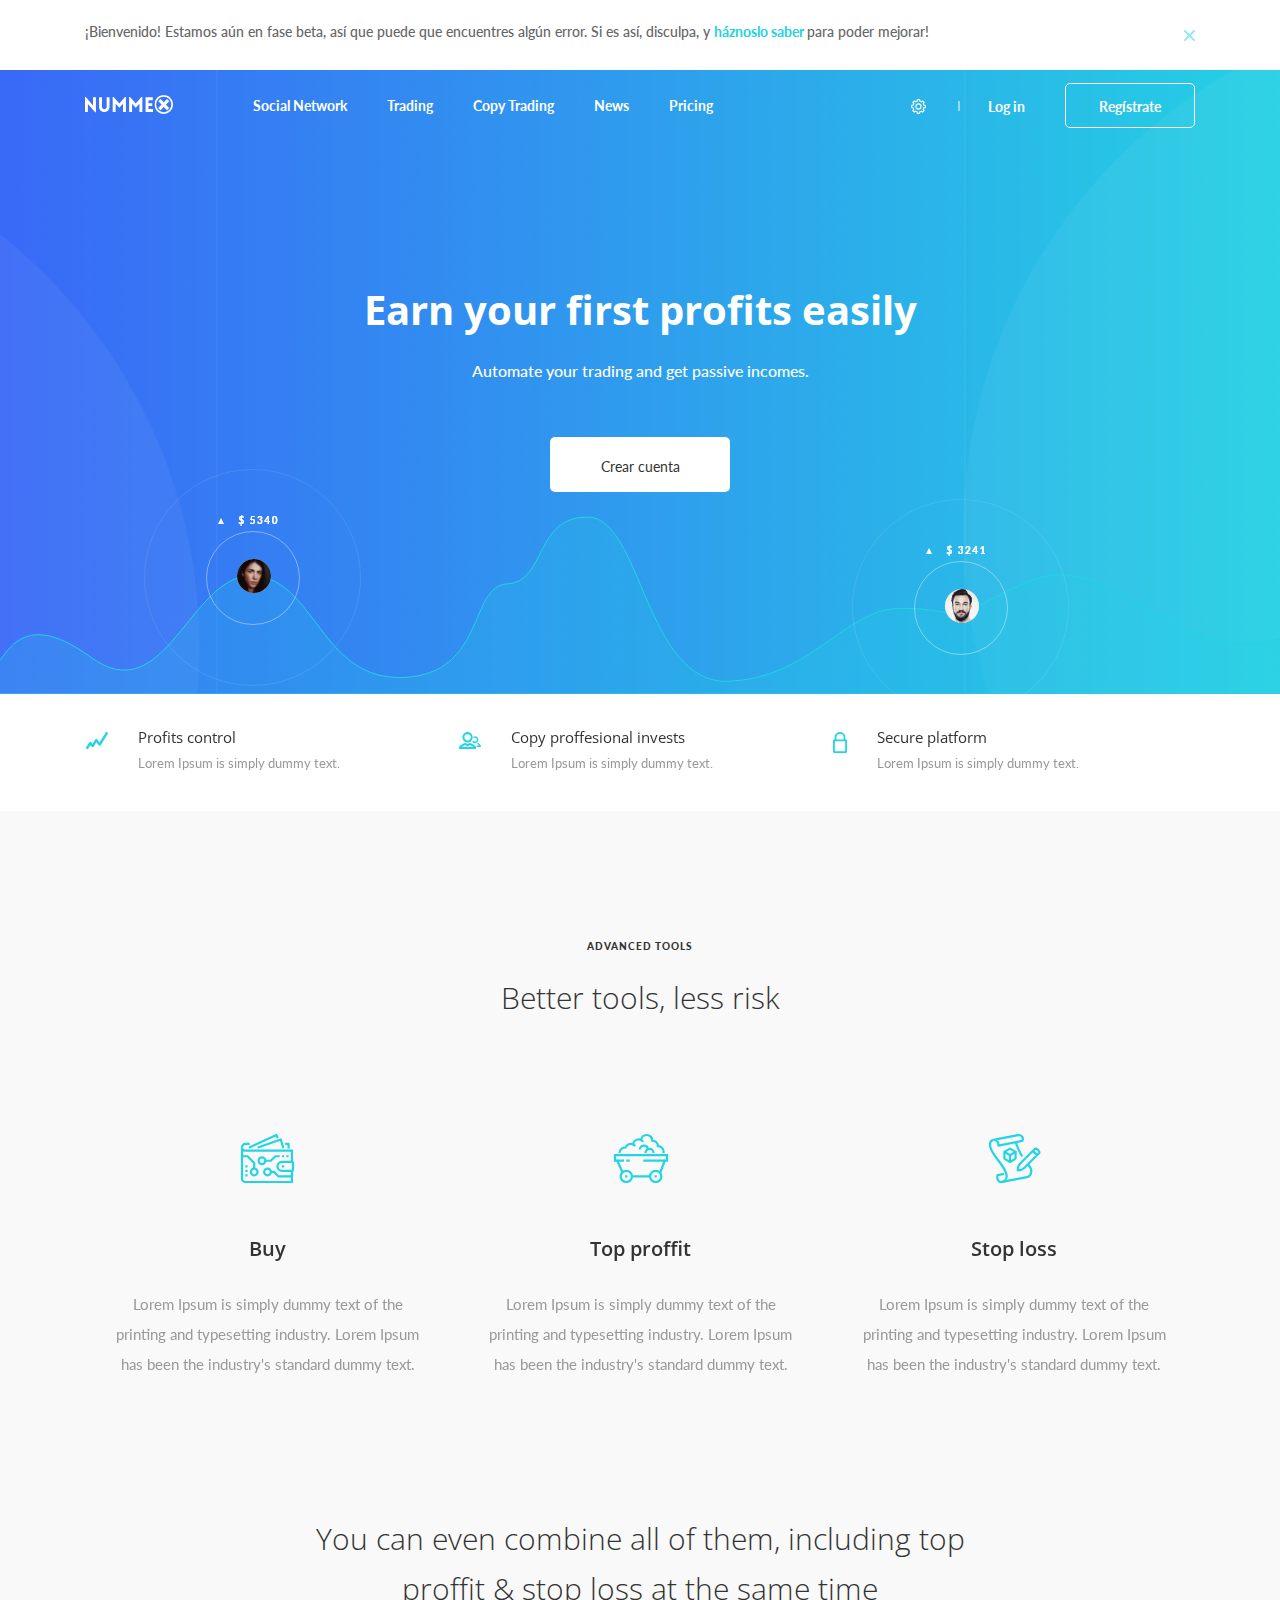
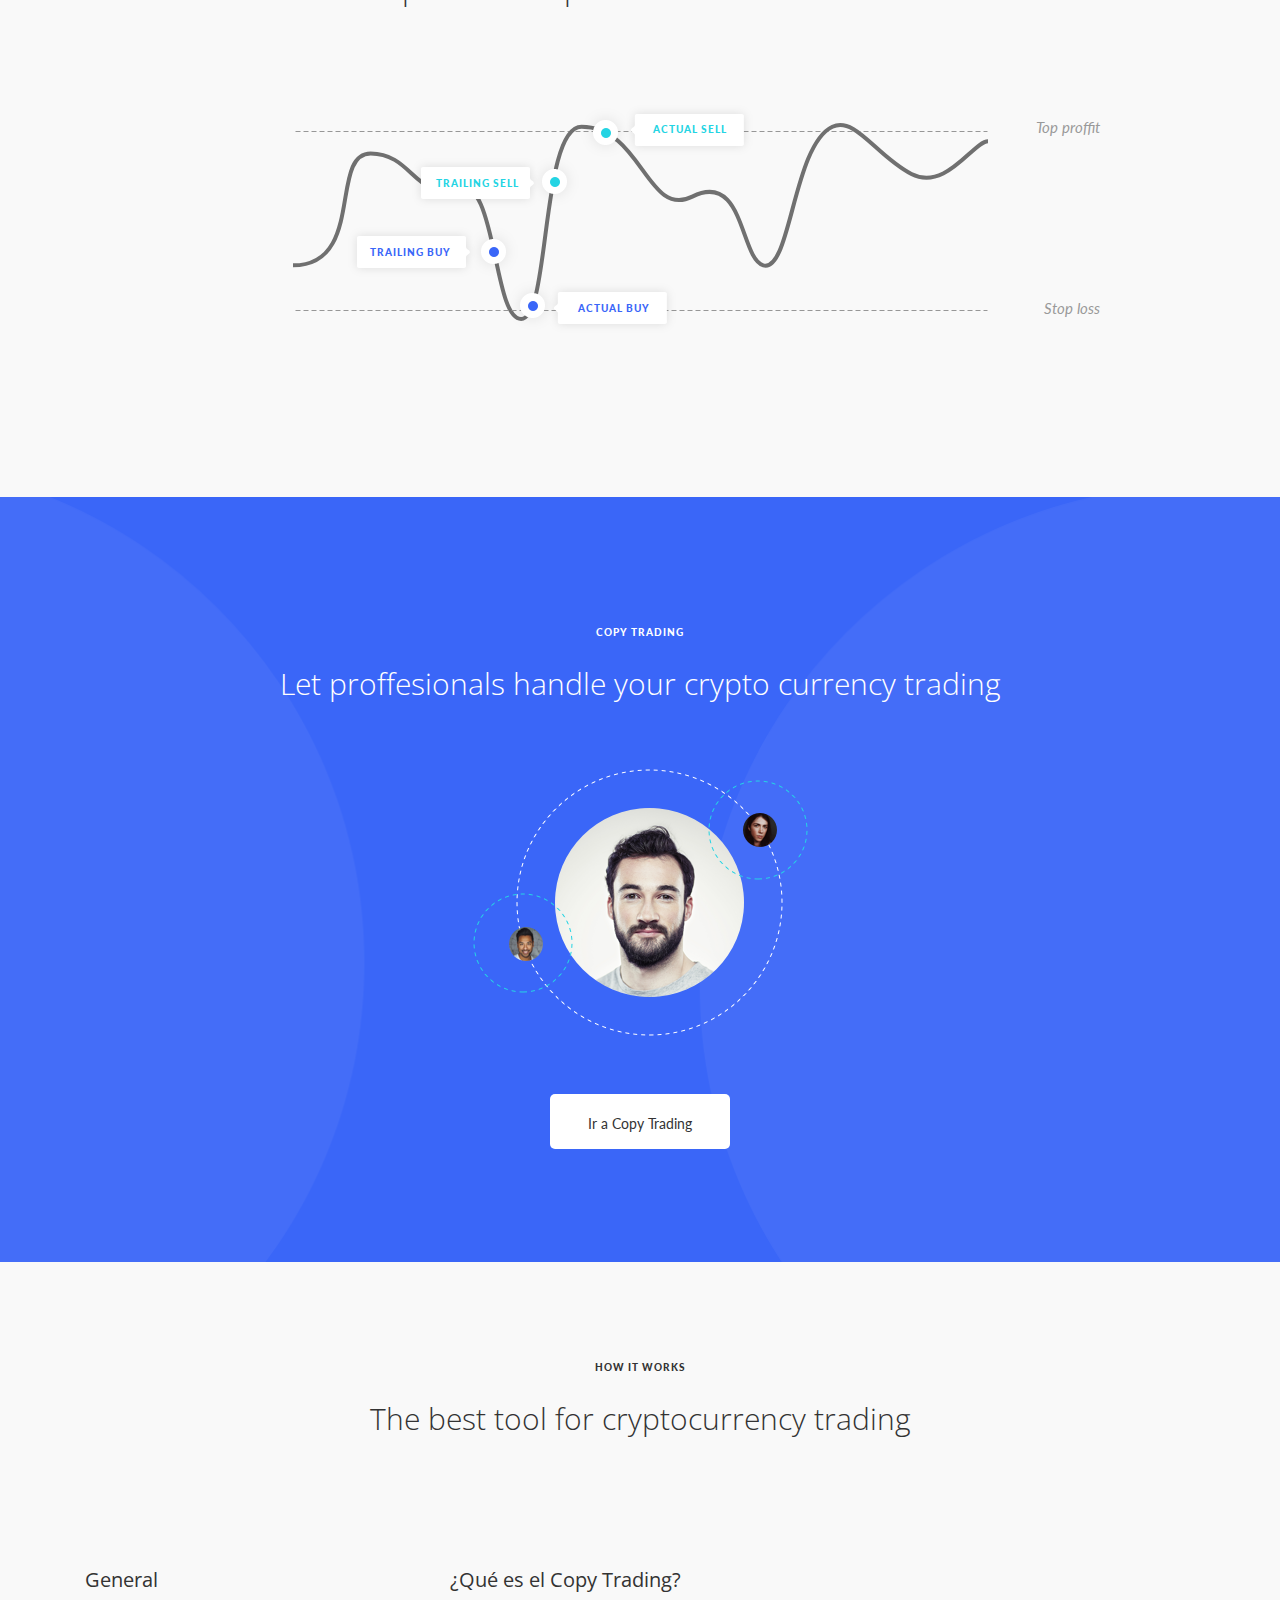
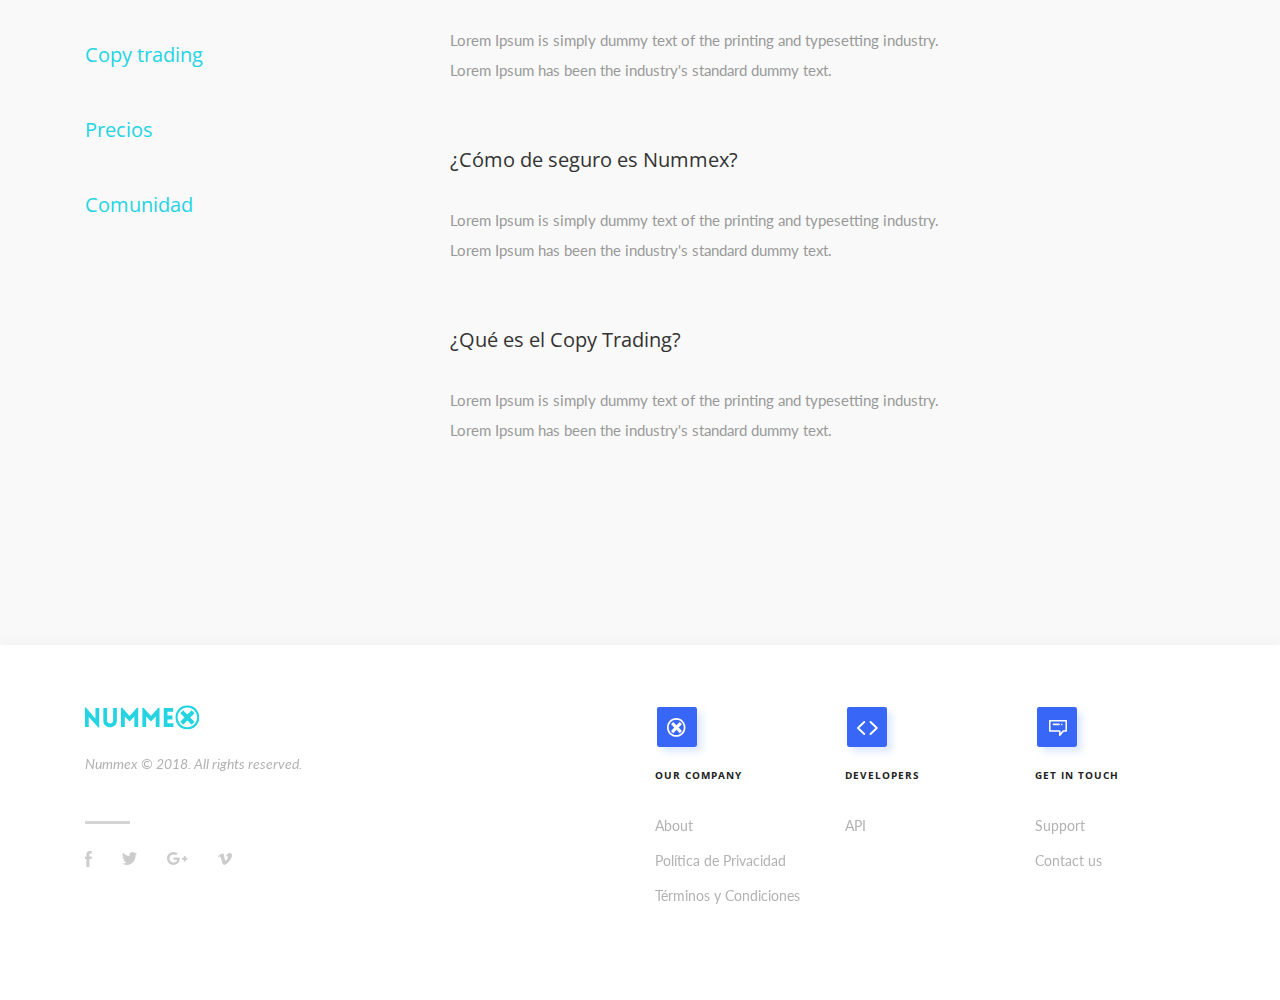
<file: index.html>
<!DOCTYPE html>
<html lang="en">

    <head>

        <!-- Meta -->
        <meta charset="utf-8">
        <meta name="viewport" content="width=device-width, initial-scale=1, shrink-to-fit=no">
        <meta name="description" content="">
        <meta name="author" content="">


        <title> Index || Numme </title>

        <!-- Bootstrap CSS -->
        <link href="css/bootstrap.min.css" rel="stylesheet">  
        <link href="css/owl.carousel.min.css" rel="stylesheet">  
        <link href="css/owl.theme.default.min.css" rel="stylesheet">  
        <link href="css/jquery.scrollbar.css" rel="stylesheet">  
        <link rel="stylesheet" href="css/fontawesome.min.css"> 

        <!-- Google fonts CSS -->

        <link href="https://fonts.googleapis.com/css?family=Lato:100,300,400,700,900|Open+Sans:300,400,600,700,800" rel="stylesheet">


        <!-- Main Styles CSS -->
        <link href="css/style.css" rel="stylesheet">
        <link href="css/responsive.css" rel="stylesheet">
    </head>
    <body>

        <div class="wrapper">
            <div class="alert alert-dismissible fade show" role="alert">
                <div class="container">
                    <div class="row">
                        <div class="col-12">
                            <div class="text-box">
                                <p>¡Bienvenido! Estamos aún en fase beta, así que puede que encuentres algún error. Si es así, disculpa, y <strong> háznoslo saber </strong>para poder mejorar!</p>
                                <button type="button" id="close" class="close" data-dismiss="alert" aria-label="Close">
                                    <span aria-hidden="true"><img src="img/cross-icon.svg"  alt=""/></span>
                                </button>
                            </div>
                        </div>
                    </div>
                </div>
            </div>
            <header class="header">
                <div class="container">
                    <div class="row">
                        <div class="col-12">
                            <div class="header-inner">
                                <div class="header-logo">
                                    <a href="index.html"><img src="img/logo.svg" alt="" /></a>
                                </div>
                                <div class="header-nave">
                                    <ul class="navbar-nav mr-auto">
                                        <li class="nav-item">
                                            <a class="nav-link" href="social-network.html">Social Network</a>
                                        </li>
                                        <li class="nav-item">
                                            <a class="nav-link" href="trading.html">Trading</a>
                                        </li>
                                        <li class="nav-item">
                                            <a class="nav-link" href="trading-copy.html">Copy Trading</a>
                                        </li>
                                        <li class="nav-item">
                                            <a class="nav-link" href="news.html">News</a>
                                        </li>
                                        <li class="nav-item">
                                            <a class="nav-link" href="pricing.html">Pricing</a>
                                        </li>
                                    </ul>
                                    <div class="login-right">
                                        <ul>
                                            <li class="dropdown setting">
                                                <a href="#" id="dropdownMenuButton6" data-toggle="dropdown"><img src="img/gear-icon.svg" alt="" /></a>
                                                <div class="dropdown-menu" aria-labelledby="dropdownMenuButton6">
                                                    <div class="content">
                                                        <div class="demo">
                                                            <div class="scrollbar-inner">
                                                                <div class="visualizattion">
                                                                    <h3>VISUALIZATION</h3>
                                                                    <div class="visualizattion-box">
                                                                        <p>Dark Mode</p>
                                                                        <label class="switch">
                                                                            <input type="checkbox">
                                                                            <span class="slider round"></span>
                                                                        </label>
                                                                    </div>  
                                                                </div>  
                                                                <div class="language">
                                                                    <h3>LANGUAGE</h3>
                                                                    <form action="#">
                                                                        <input type="text" class="form-control" placeholder="Buscar …" />
                                                                        <ul class="buy-alarm">
                                                                            <li>
                                                                                <input type="radio" id="test1" name="radio-group" checked>
                                                                                <label for="test1">English</label>
                                                                            </li>
                                                                            <li>
                                                                                <input type="radio" id="test2" name="radio-group">
                                                                                <label for="test2">Spanish</label>
                                                                            </li>
                                                                            <li>
                                                                                <input type="radio" id="test3" name="radio-group">
                                                                                <label for="test3">French</label>
                                                                            </li>
                                                                            <li>
                                                                                <input type="radio" id="test4" name="radio-group">
                                                                                <label for="test4">United State</label>
                                                                            </li>
                                                                            <li>
                                                                                <input type="radio" id="test5" name="radio-group">
                                                                                <label for="test5">Japanese</label>
                                                                            </li>
                                                                            <li>
                                                                                <input type="radio" id="test6" name="radio-group">
                                                                                <label for="test6">Spanish</label>
                                                                            </li>
                                                                            <li>
                                                                                <input type="radio" id="test7" name="radio-group">
                                                                                <label for="test7">Urdu</label>
                                                                            </li>
                                                                        </ul> 
                                                                    </form>
                                                                </div>
                                                            </div>
                                                        </div>
                                                    </div>
                                                </div>
                                            </li>
                                            <li><a href="#" data-toggle="modal" data-target="#exampleModal">Log in</a></li>
                                            <li class="registrate-btn"><a href="#" data-toggle="modal" data-target="#exampleModa5">Regístrate</a></li>
                                        </ul>
                                        <div class="menu-icon">
                                            <a href="#"><img src="img/menu-icon.png" alt="" /></a>
                                        </div>
                                    </div>
                                </div>
                            </div>
                        </div>
                    </div>
                </div>
            </header>
            <section class="banner-sec">
                <div class="banner-inner">
                    <div class="container">
                        <div class="row">
                            <div class="col-12">
                                <div class="text-box">
                                    <h1>Earn your first profits easily</h1>
                                    <p>Automate your trading and get passive incomes.</p>
                                    <a class="btn-defult" href="#">Crear cuenta</a>
                                </div>
                            </div>
                        </div>
                    </div>
                </div>
            </section>
            <section class="secure-control-sec">
                <div class="container">
                    <div class="row">
                        <div class="col-12">
                            <div class="secure-control-owl owl-carousel owl-theme">
                                <div class="item">
                                    <div class="secure-control-box">
                                        <div class="image-holder">
                                            <img src="img/graph-line-icon.svg" alt="" />
                                        </div>
                                        <div class="text-box">
                                            <h3><span><img src="img/graph-line-icon.svg" alt="" /></span> Profits control</h3>
                                            <p>Lorem Ipsum is simply dummy text.</p>
                                        </div>
                                    </div>
                                </div>
                                <div class="item">
                                    <div class="secure-control-box">
                                        <div class="image-holder">
                                            <img src="img/user-group-icon.svg" alt="" />
                                        </div>
                                        <div class="text-box">
                                            <h3><span><img src="img/user-group-icon.svg" alt="" /></span>Copy proffesional invests</h3>
                                            <p>Lorem Ipsum is simply dummy text.</p>
                                        </div>
                                    </div>
                                </div>
                                <div class="item">
                                    <div class="secure-control-box">
                                        <div class="image-holder">
                                            <img src="img/lock-icon.svg" alt="" />
                                        </div>
                                        <div class="text-box">
                                            <h3><span><img src="img/lock-icon.svg" alt="" /></span>Secure platform</h3>
                                            <p>Lorem Ipsum is simply dummy text.</p>
                                        </div>
                                    </div>
                                </div> 
                            </div>
                        </div>
                    </div>
                </div>
            </section>
            <section class="betters-tools-sec">
                <div class="container">
                    <div class="row">
                        <div class="col-12">
                            <div class="hedding">
                                <p>ADVANCED TOOLS</p>
                                <h2>Better tools, less risk</h2> 
                            </div>
                            <div class="row">
                                <div class="col-12">
                                    <div class="betters-tools-owl owl-carousel owl-theme">
                                        <div class="item">
                                            <div class="betters-tools-box">
                                                <img src="img/buy-icon.svg" alt="" />
                                                <h3>Buy</h3>
                                                <p>Lorem Ipsum is simply dummy text of the printing and typesetting industry. Lorem Ipsum has been the industry's standard dummy text.</p>
                                            </div>
                                        </div>
                                        <div class="item">
                                            <div class="betters-tools-box">
                                                <img src="img/proffit-icon.svg" alt="" />
                                                <h3>Top proffit</h3>
                                                <p>Lorem Ipsum is simply dummy text of the printing and typesetting industry. Lorem Ipsum has been the industry's standard dummy text.</p>
                                            </div>
                                        </div>
                                        <div class="item">
                                            <div class="betters-tools-box">
                                                <img src="img/stop-loss-icon.svg" alt="" />
                                                <h3>Stop loss</h3>
                                                <p>Lorem Ipsum is simply dummy text of the printing and typesetting industry. Lorem Ipsum has been the industry's standard dummy text.</p>
                                            </div>
                                        </div> 
                                    </div>
                                </div>
                            </div>
                            <div class="row">
                                <div class="col-12">
                                    <div class="including-tools">
                                        <h3>You can even combine all of them, including top proffit & stop loss at the same time </h3>
                                        <div class="image-holder">
                                            <p><a href="#">Top proffit</a></p>
                                            <div class="image-inner">
                                                <img class="img-fluid" src="img/graph-img2.png" alt="" />
                                                <ul>
                                                    <li><a href="#">TRAILING BUY</a></li>
                                                    <li><a href="#">ACTUAL BUY</a></li>
                                                    <li><a href="#">TRAILING SELL</a></li>
                                                    <li><a href="#">ACTUAL SELL</a></li>
                                                </ul>
                                            </div>
                                            <span><a href="#">Stop loss</a></span>
                                        </div>
                                    </div>
                                </div>
                            </div>
                        </div>
                    </div>
                </div>
            </section>
            <section class="proffesionals-trading-sec">
                <div class="container">
                    <div class="row">
                        <div class="col-12">
                            <div class="hedding">
                                <p>COPY TRADING</p>
                                <h2>Let proffesionals handle your crypto currency trading</h2> 
                            </div>
                            <div class="text-box">
                                <img class="img-fluid" src="img/trading-img.png" alt="" />
                                <a class="btn-defult" href="#">Ir a Copy Trading</a>
                            </div>
                        </div>
                    </div>
                </div>
            </section>
            <section class="trading-work-sec">
                <div class="container">
                    <div class="row">
                        <div class="col-12">
                            <div class="hedding">
                                <p>HOW IT WORKS</p>
                                <h2>The best tool for cryptocurrency trading</h2> 
                            </div>
                            <div class="trading-work-inner">
                                <div class="d-flex flex-row">
                                    <ul class="nav nav-tabs form-tabs  nav-tabs--vertical nav-tabs--left hidden-md">
                                        <li class="nav-item tab_selector">
                                            <a href="#lorem" class="nav-link active" data-toggle="tab"  aria-controls="lorem">General</a>
                                        </li>
                                        <li class="nav-item tab_selector">
                                            <a href="#ipsum" class="nav-link" data-toggle="tab" aria-controls="ipsum">Copy trading</a>
                                        </li>
                                        <li class="nav-item tab_selector">
                                            <a href="#dolor" class="nav-link" data-toggle="tab" aria-controls="dolor">Precios</a>
                                        </li>
                                        <li class="nav-item tab_selector">
                                            <a href="#sit-amet" class="nav-link" data-toggle="tab"  aria-controls="sit-amet">Comunidad</a>
                                        </li>
                                    </ul>
                                    <select class="mb10 form-control visible-sm" id="tab_selector">
                                        <option value="0">General</option>
                                        <option value="1">Copy trading</option>
                                        <option value="2">Precios</option>
                                        <option value="3">Comunidad</option> 
                                    </select>
                                    <div class="tab-content">
                                        <div class="tab-pane fade show active" id="lorem" role="tabpanel">
                                            <div class="trading-work-box-inner">
                                                <div class="trading-work-box">
                                                    <h3>¿Qué es el Copy Trading?</h3>
                                                    <p>Lorem Ipsum is simply dummy text of the printing and typesetting industry. Lorem Ipsum has been the industry's standard dummy text.</p>
                                                </div>
                                                <div class="trading-work-box">
                                                    <h3>¿Cómo de seguro es Nummex?</h3>
                                                    <p>Lorem Ipsum is simply dummy text of the printing and typesetting industry. Lorem Ipsum has been the industry's standard dummy text.</p>
                                                </div>
                                                <div class="trading-work-box">
                                                    <h3>¿Qué es el Copy Trading?</h3>
                                                    <p>Lorem Ipsum is simply dummy text of the printing and typesetting industry. Lorem Ipsum has been the industry's standard dummy text.</p>
                                                </div>
                                            </div>  
                                        </div>
                                        <div class="tab-pane fade" id="ipsum" role="tabpanel">
                                            <div class="trading-work-box-inner">
                                                <div class="trading-work-box">
                                                    <h3>¿Qué es el Copy Trading?</h3>
                                                    <p>Lorem Ipsum is simply dummy text of the printing and typesetting industry. Lorem Ipsum has been the industry's standard dummy text.</p>
                                                </div>
                                                <div class="trading-work-box">
                                                    <h3>¿Cómo de seguro es Nummex?</h3>
                                                    <p>Lorem Ipsum is simply dummy text of the printing and typesetting industry. Lorem Ipsum has been the industry's standard dummy text.</p>
                                                </div>
                                                <div class="trading-work-box">
                                                    <h3>¿Qué es el Copy Trading?</h3>
                                                    <p>Lorem Ipsum is simply dummy text of the printing and typesetting industry. Lorem Ipsum has been the industry's standard dummy text.</p>
                                                </div>
                                            </div>  
                                        </div>
                                        <div class="tab-pane fade" id="dolor" role="tabpanel">
                                            <div class="trading-work-box-inner">
                                                <div class="trading-work-box">
                                                    <h3>¿Qué es el Copy Trading?</h3>
                                                    <p>Lorem Ipsum is simply dummy text of the printing and typesetting industry. Lorem Ipsum has been the industry's standard dummy text.</p>
                                                </div>
                                                <div class="trading-work-box">
                                                    <h3>¿Cómo de seguro es Nummex?</h3>
                                                    <p>Lorem Ipsum is simply dummy text of the printing and typesetting industry. Lorem Ipsum has been the industry's standard dummy text.</p>
                                                </div>
                                                <div class="trading-work-box">
                                                    <h3>¿Qué es el Copy Trading?</h3>
                                                    <p>Lorem Ipsum is simply dummy text of the printing and typesetting industry. Lorem Ipsum has been the industry's standard dummy text.</p>
                                                </div>
                                            </div>  
                                        </div>
                                        <div class="tab-pane fade" id="sit-amet" role="tabpanel">
                                            <div class="trading-work-box-inner">
                                                <div class="trading-work-box">
                                                    <h3>¿Qué es el Copy Trading?</h3>
                                                    <p>Lorem Ipsum is simply dummy text of the printing and typesetting industry. Lorem Ipsum has been the industry's standard dummy text.</p>
                                                </div>
                                                <div class="trading-work-box">
                                                    <h3>¿Cómo de seguro es Nummex?</h3>
                                                    <p>Lorem Ipsum is simply dummy text of the printing and typesetting industry. Lorem Ipsum has been the industry's standard dummy text.</p>
                                                </div>
                                                <div class="trading-work-box">
                                                    <h3>¿Qué es el Copy Trading?</h3>
                                                    <p>Lorem Ipsum is simply dummy text of the printing and typesetting industry. Lorem Ipsum has been the industry's standard dummy text.</p>
                                                </div>
                                            </div>  
                                        </div>
                                    </div>
                                </div>
                            </div>

                        </div>
                    </div>
                </div>
            </section>
            <footer class="footer">
                <div class="container">
                    <div class="row">
                        <div class="col-xl-6 col-lg-4 col-md-4 order-lg-1 order-md-1 order-sm-4 order-4">
                            <div class="footer-inner footer-first">
                                <div class="footer-logo">
                                    <a href="#"><img src="img/logo-footer.svg" alt="" /></a>
                                </div>
                                <p>Nummex © 2018. All rights reserved.</p>
                                <div class="footer-socail">
                                    <ul class="clearfix">
                                        <li><a href="#"><img src="img/facebook-icon.svg" alt="" /></a></li>
                                        <li><a href="#"><img src="img/twitter-icon.svg" alt="" /></a></li>
                                        <li><a href="#"><img src="img/google-pluse-icon.svg" alt="" /></a></li>
                                        <li><a href="#"><img src="img/vimo-icon.svg" alt="" /></a></li>
                                    </ul>
                                </div>
                            </div>
                        </div>
                        <div class="col-xl-2 col-lg-3 col-md-3 order-lg-2 order-md-2 order-sm-1 order-1">
                            <div class="footer-inner footer-second">
                                <h3 class="dasktop-version">
                                    <img class="company-img" src="img/company-icon.svg" alt="" />
                                    OUR COMPANY 
                                </h3>
                                <h3 class="mobile-version" id="title1">
                                    <img class="company-img" src="img/company-icon.svg" alt="" />
                                    <a href="#">OUR COMPANY <img class="arrow-down" src="img/down-arrow.png" alt="" /></a>
                                </h3>
                                <div id="footer-links1" class="footer-links">
                                    <ul>
                                        <li><a href="about.html">About</a></li>
                                        <li><a href="#">Política de Privacidad</a></li>
                                        <li><a href="#">Términos y Condiciones</a></li>
                                    </ul>
                                </div>
                            </div>
                        </div>
                        <div class="col-xl-2 col-lg-2 col-md-2 order-lg-3 order-md-3 order-sm-2 order-2">
                            <div class="footer-inner">
                                <h3 class="dasktop-version">
                                    <img class="company-img" src="img/developer-icon.svg" alt="" />
                                    DEVELOPERS  
                                </h3>
                                <h3 class="mobile-version" id="title2">
                                    <img class="company-img" src="img/developer-icon.svg" alt="" />
                                    <a href="#"> DEVELOPERS <img class="arrow-down" src="img/down-arrow.png" alt="" /></a>
                                </h3>
                                <div id="footer-links2" class="footer-links">
                                    <ul>
                                        <li><a href="#">API</a></li> 
                                    </ul>
                                </div>
                            </div>
                        </div>
                        <div class="col-xl-2 col-lg-3 col-md-3 order-lg-4 order-md-4 order-sm-3 order-3">
                            <div class="footer-inner">
                                <h3 class="dasktop-version">
                                    <img class="company-img" src="img/get-in-touch-icon.svg" alt="" />
                                    GET IN TOUCH 
                                </h3>
                                <h3 class="mobile-version" id="title3">
                                    <img class="company-img" src="img/get-in-touch-icon.svg" alt="" />
                                    <a href="#">GET IN TOUCH <img class="arrow-down" src="img/down-arrow.png" alt="" /></a>
                                </h3>
                                <div id="footer-links3" class="footer-links">
                                    <ul>
                                        <li><a href="#">Support</a></li> 
                                        <li><a href="#">Contact us</a></li> 
                                    </ul>
                                </div>
                            </div>
                        </div>
                    </div>
                </div>
            </footer>
            <div class="right-menu">
                <div class="right-menu-nav">
                    <ul>
                        <li class="active"><a href="social-network.html">Social Network</a></li>
                        <li><a href="trading.html">Trading</a></li>
                        <li><a href="trading-copy.html">Copy trading</a></li>
                        <li><a href="news.html">News</a></li>
                        <li><a href="pricing.html">Pricing</a></li>
                    </ul>
                </div>
                <div class="login-right">
                    <ul>
                        <li><a id="gear-menu" href="#"><img src="img/gear-icon.svg" alt="" /></a></li>
                        <li><a id="fbaez-menu" href="#">Fbaez <img class="menu-right-icon" src="img/menu-right-icon.svg" alt="" /></a></li> 
                    </ul> 
                </div>

            </div>
        </div>
        <div class="overlay"></div>
        <div class="order-book-modal login-modal">
            <div class="modal fade" id="exampleModal">
                <div class="modal-dialog" role="document">
                    <div class="modal-content">
                        <div class="modal-body">
                            <button type="button" class="close" data-dismiss="modal" aria-label="Close">
                                <span aria-hidden="true"><img src="img/cross-icon-black.svg" alt="" /></span>
                            </button> 
                            <div class="login-modal-top">
                                <div class="logo">
                                    <img src="img/logo2.svg" alt="" />
                                </div>
                                <button type="button" class="close" data-dismiss="modal" aria-label="Close">
                                    <span aria-hidden="true"><img src="img/cross-icon.svg" alt="" /></span>
                                </button> 
                            </div>
                            <div class="login-modal-inner">
                                <div class="login-modal-left">
                                    <h3>¡Qué bien tenerte de vuelta!</h3>
                                    <form>
                                        <div class="form-group">
                                            <label>USUARIO <a href="#"  data-toggle="modal" data-dismiss="modal" data-target="#exampleModal2">Olvídé mi usuario</a></label>
                                            <input type="text" class="form-control" required="required" placeholder="Introduce tu usuario" />
                                        </div>
                                        <div class="form-group">
                                            <label>PASSWORD <a href="#" data-toggle="modal" data-dismiss="modal" data-target="#exampleModal3">Olvídé mi contraseña</a></label>
                                            <input type="text" class="form-control" required="required" placeholder="Introduce tu password" />
                                        </div>
                                        <div class="form-group"> 
                                            <a class="btn-defult" href="#" data-toggle="modal" data-dismiss="modal" data-target="#exampleModal4">Entrar <img src="img/arrow-right-long.png" alt="" /></a>
                                        </div>
                                    </form>
                                </div>
                                <div class="login-modal-rigth">
                                    <h3>¿Aún no tienes cuenta?</h3>
                                    <p>Podrás crear tu propio portfolio de Criptomonedas, guardar tu configuración y recibir avisos personalizados.</p>
                                    <a href="#" data-toggle="modal" data-dismiss="modal" data-target="#exampleModa5">Regístrate <img src="img/document-icon.png" alt="" /></a>
                                </div>
                            </div>
                        </div>
                    </div>
                </div>
            </div>
        </div>
        <div class="order-book-modal login-modal">
            <div class="modal fade" id="exampleModal2">
                <div class="modal-dialog" role="document">
                    <div class="modal-content">
                        <div class="modal-body">
                            <button type="button" class="close" data-dismiss="modal" aria-label="Close">
                                <span aria-hidden="true"><img src="img/cross-icon-black.svg" alt="" /></span>
                            </button> 
                            <div class="login-modal-top">
                                <div class="logo">
                                    <img src="img/logo2.svg" alt="" />
                                </div>
                                <button type="button" class="close" data-dismiss="modal" aria-label="Close">
                                    <span aria-hidden="true"><img src="img/cross-icon.svg" alt="" /></span>
                                </button> 
                            </div>
                            <div class="login-modal-inner recover-password">
                                <div class="login-modal-left">
                                    <h3><a href="#" data-toggle="modal" data-dismiss="modal" data-target="#exampleModal2"><img src="img/arrow-thin-left.png" alt="" /></a>Recupera tu contraseña</h3>
                                    <p>Si no te acuerdas de tu contraseña, tranquilo, danos tu usuario y te enviaremos a tu mail una nueva que luego podrás cambiar.</p>
                                    <form>
                                        <div class="form-group">
                                            <label>USUARIO</label>
                                            <input type="text" class="form-control" placeholder="Introduce tu usuario" />
                                        </div> 
                                        <div class="form-group"> 
                                            <a class="btn-defult" href="#">Recuperar <img src="img/arrow-right-long.png" alt="" /></a>
                                        </div>
                                    </form>
                                </div>
                                <div class="login-modal-rigth">
                                    <h3>¿Aún no tienes cuenta?</h3>
                                    <p>Podrás crear tu propio portfolio de Criptomonedas, guardar tu configuración y recibir avisos personalizados.</p>
                                    <a href="#" data-toggle="modal" data-dismiss="modal" data-target="#exampleModa5">Regístrate <img src="img/document-icon.png" alt="" /></a>
                                </div>
                            </div>
                        </div>

                    </div>
                </div>
            </div>
        </div>
        <div class="order-book-modal login-modal">
            <div class="modal fade" id="exampleModal3">
                <div class="modal-dialog" role="document">
                    <div class="modal-content">
                        <div class="modal-body">
                            <button type="button" class="close" data-dismiss="modal" aria-label="Close">
                                <span aria-hidden="true"><img src="img/cross-icon-black.svg" alt="" /></span>
                            </button>
                            <div class="login-modal-top">
                                <div class="logo">
                                    <img src="img/logo2.svg" alt="" />
                                </div>
                                <button type="button" class="close" data-dismiss="modal" aria-label="Close">
                                    <span aria-hidden="true"><img src="img/cross-icon.svg" alt="" /></span>
                                </button> 
                            </div>
                            <div class="login-modal-inner recover-password">
                                <div class="login-modal-left">
                                    <h3><a href="#" data-toggle="modal" data-dismiss="modal" data-target="#exampleModal3"><img src="img/arrow-thin-left.png" alt="" /></a>Recupera tu usuario</h3>
                                    <p>Si no te acuerdas de tu contraseña, tranquilo, danos tu usuario y te enviaremos a tu mail una nueva que luego podrás cambiar.</p>
                                    <form>
                                        <div class="form-group">
                                            <label>MAIL</label>
                                            <input type="text" class="form-control" placeholder="Introduce tu mail" />
                                        </div> 
                                        <div class="form-group"> 
                                            <a class="btn-defult" href="#" data-toggle="modal" data-dismiss="modal" data-target="#exampleModal4">Recuperar <img src="img/arrow-right-long.png" alt="" /></a>
                                        </div>
                                    </form>
                                </div>
                                <div class="login-modal-rigth">
                                    <h3>¿Aún no tienes cuenta?</h3>
                                    <p>Podrás crear tu propio portfolio de Criptomonedas, guardar tu configuración y recibir avisos personalizados.</p>
                                    <a href="#" data-toggle="modal" data-dismiss="modal" data-target="#exampleModa5">Regístrate <img src="img/document-icon.png" alt="" /></a>
                                </div>
                            </div>
                        </div>
                    </div>
                </div>
            </div>
        </div>
        <div class="order-book-modal login-modal">
            <div class="modal fade" id="exampleModal4">
                <div class="modal-dialog" role="document">
                    <div class="modal-content">
                        <div class="modal-body">
                            <button type="button" class="close" data-dismiss="modal" aria-label="Close">
                                <span aria-hidden="true"><img src="img/cross-icon-black.svg" alt="" /></span>
                            </button> 
                            <div class="login-modal-top">
                                <div class="logo">
                                    <img src="img/logo2.svg" alt="" />
                                </div>
                                <button type="button" class="close" data-dismiss="modal" aria-label="Close">
                                    <span aria-hidden="true"><img src="img/cross-icon.svg" alt="" /></span>
                                </button> 
                            </div>
                            <div class="login-modal-inner new-password">
                                <div class="login-modal-left">
                                    <img src="img/round-cheack.png" alt="" />
                                    <span>¡Genial!</span>
                                    <h3>Tu nueva contraseña está en camino.</h3>
                                    <a href="#">Volver al Login</a>

                                </div>
                                <div class="login-modal-rigth">
                                    <h3>¿Aún no tienes cuenta?</h3>
                                    <p>Podrás crear tu propio portfolio de Criptomonedas, guardar tu configuración y recibir avisos personalizados.</p>
                                    <a href="#" data-toggle="modal" data-dismiss="modal" data-target="#exampleModa5">Regístrate <img src="img/document-icon.png" alt="" /></a>
                                </div>
                            </div>
                        </div>

                    </div>
                </div>
            </div>
        </div>
        <div class="order-book-modal registor-modal">
            <div class="modal fade" id="exampleModa5">
                <div class="modal-dialog" role="document">
                    <div class="modal-content">
                        <div class="modal-body">
                            <button type="button" class="close" data-dismiss="modal" aria-label="Close">
                                <span aria-hidden="true"><img src="img/cross-icon-black.svg" alt="" /></span>
                            </button> 
                            <div class="login-modal-top">
                                <div class="logo">
                                    <img src="img/logo2.svg" alt="" />
                                </div>
                                <button type="button" class="close" data-dismiss="modal" aria-label="Close">
                                    <span aria-hidden="true"><img src="img/cross-icon.svg" alt="" /></span>
                                </button> 
                            </div>
                            <div class="registor-modal-inner">
                                <div class="login-modal-left">
                                    <h3>¡Se parte de Nummex!</h3>
                                    <form>
                                        <div class="row">
                                            <div class="col-md-6">
                                                <div class="form-group">
                                                    <label>USUARIO <small>(*)</small></label>
                                                    <input type="text" class="form-control" placeholder="Introduce tu usuario" />
                                                </div>
                                            </div>
                                            <div class="col-md-6">
                                                <div class="form-group">
                                                    <label>PASSWORD (*) </label>
                                                    <input type="text" class="form-control" placeholder="Introduce tu password" />
                                                </div>
                                            </div>
                                        </div>

                                        <div class="row">
                                            <div class="col-md-6">
                                                <div class="form-group">
                                                    <label>MAIL   <small>(*)</small></label>
                                                    <input type="text" class="form-control" placeholder="Introduce tu mail" />
                                                </div>
                                            </div>
                                            <div class="col-md-6">
                                                <div class="form-group">
                                                    <label>REPITE TU PASSWORD    <small>(*)</small></label>
                                                    <input type="text" class="form-control" placeholder="Vuelve a introducir tu password" />
                                                </div>
                                            </div>
                                        </div>
                                        <div class="row">
                                            <div class="col-md-6">
                                                <div class="form-group cheack-boxs">
                                                    <input type="checkbox" />
                                                    <span> Acepto los <a href="#">términos y condiciones</a></span>
                                                </div>
                                            </div>
                                            <div class="col-md-6">
                                                <div class="form-group"> 
                                                    <a class="btn-defult" href="#">Registrarme <img src="img/arrow-right-long.png" alt="" /></a>
                                                </div>
                                            </div>
                                        </div>

                                    </form>
                                </div>

                            </div>
                        </div>

                    </div>
                </div>
            </div>
        </div>
        <div class="Configuration-setting">
            <div class="Configuration-setting-inner">
                <div class="content">
                    <div class="demo">
                        <div class="scrollbar-inner">
                            <div class="visualizattion">
                                <h4>Configuración</h4>
                                <h3>VISUALIZATION</h3>
                                <div class="visualizattion-box">
                                    <p>Dark Mode</p>
                                    <label class="switch">
                                        <input type="checkbox">
                                        <span class="slider round"></span>
                                    </label>
                                </div>  
                            </div>  
                            <div class="language">
                                <h3>LANGUAGE</h3>
                                <form action="#">
                                    <input type="text" class="form-control" placeholder="Buscar …" />
                                    <ul class="buy-alarm">
                                        <li>
                                            <input type="radio" id="testtow" name="radio-group" checked>
                                            <label for="testtow">English</label>
                                        </li>
                                        <li>
                                            <input type="radio" id="testthree" name="radio-group">
                                            <label for="testthree">Spanish</label>
                                        </li>
                                        <li>
                                            <input type="radio" id="testfour" name="radio-group">
                                            <label for="testfour">French</label>
                                        </li>
                                        <li>
                                            <input type="radio" id="testfive" name="radio-group">
                                            <label for="testfive">United State</label>
                                        </li>
                                        <li>
                                            <input type="radio" id="testsix" name="radio-group">
                                            <label for="testsix">Japanese</label>
                                        </li>
                                        <li>
                                            <input type="radio" id="testseven" name="radio-group">
                                            <label for="testseven">Spanish</label>
                                        </li>
                                        <li>
                                            <input type="radio" id="testeight" name="radio-group">
                                            <label for="testeight">Urdu</label>
                                        </li>
                                        <li>
                                            <input type="radio" id="testnin" name="radio-group" checked>
                                            <label for="testnin">English</label>
                                        </li>
                                        <li>
                                            <input type="radio" id="testten" name="radio-group" checked>
                                            <label for="testten">English</label>
                                        </li>
                                    </ul> 
                                </form>
                            </div>
                        </div>
                    </div>
                </div>
            </div>
        </div>
        <div class="fbaez-sidebar">
            <div class="fbaez-back">
                <a id="fbaez-back" href="#"><img src="img/menu-right-icon.svg" alt="" /> Volver</a>
            </div>
            <div class="text-box">
                <ul>
                    <li><a href="#"> <img src="img/document-white-icon.png" alt="" />Editar datos personales</a></li>
                    <li><a href="#"><img src="img/view-thumb-white-icon.png" alt="" />Panel Administrador</a></li>
                    <li><a href="#"><img src="img/gear-white-icon.png" alt="" />Configuración personal</a></li>
                    <li><a href="#"><img src="img/graph-bar-white-icon.png" alt="" />Portfolio</a></li>
                    <li><a href="#"><img src="img/jewel-white-icon.png" alt="" />Hacerte PRO</a></li> 
                </ul>
            </div>
            <div class="text-inner">
                <a id="skip-sidbar" href="#"><img src="img/skip-white-icon.png" alt="" />Cerrar Sesión</a>
            </div>
        </div>

        <!-- jQuery -->

        <script src="js/jquery-3.2.1.slim.min.js"></script>
        <script src="https://ajax.googleapis.com/ajax/libs/jquery/1.11.3/jquery.min.js"></script>
        <script src="js/jquery.js"></script>
        <script src="js/popper.min.js"></script>
        <script src="js/bootstrap.min.js"></script>            
        <script src="js/owl.carousel.min.js"></script>            
        <script src="js/jquery.scrollbar.js"></script>            
        <script src="js/jquery.rwdImageMaps.js"></script>            
        <script src="js/custom.js"></script>
        <script>
            $(document).ready(function () {
                $('img[usemap]').rwdImageMaps();
            }); 
        </script>



    </body>

</html>
</file>
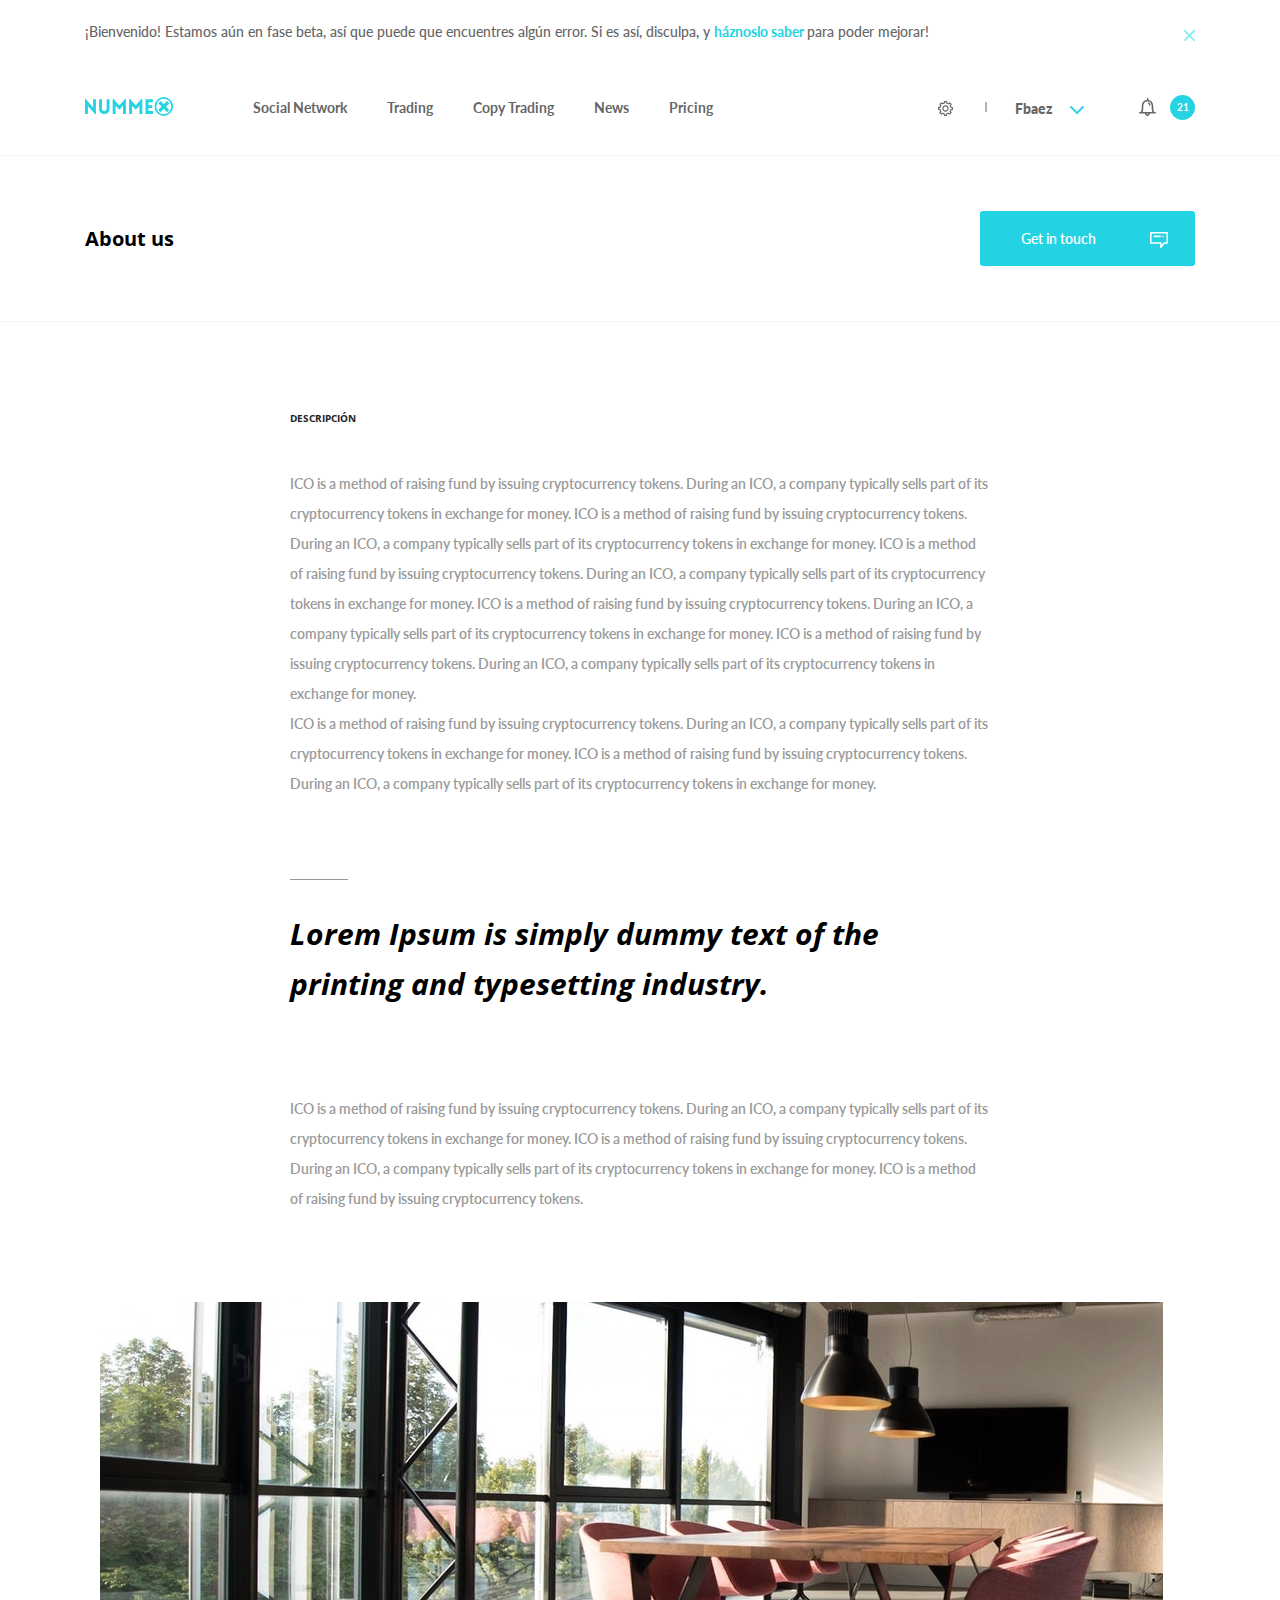
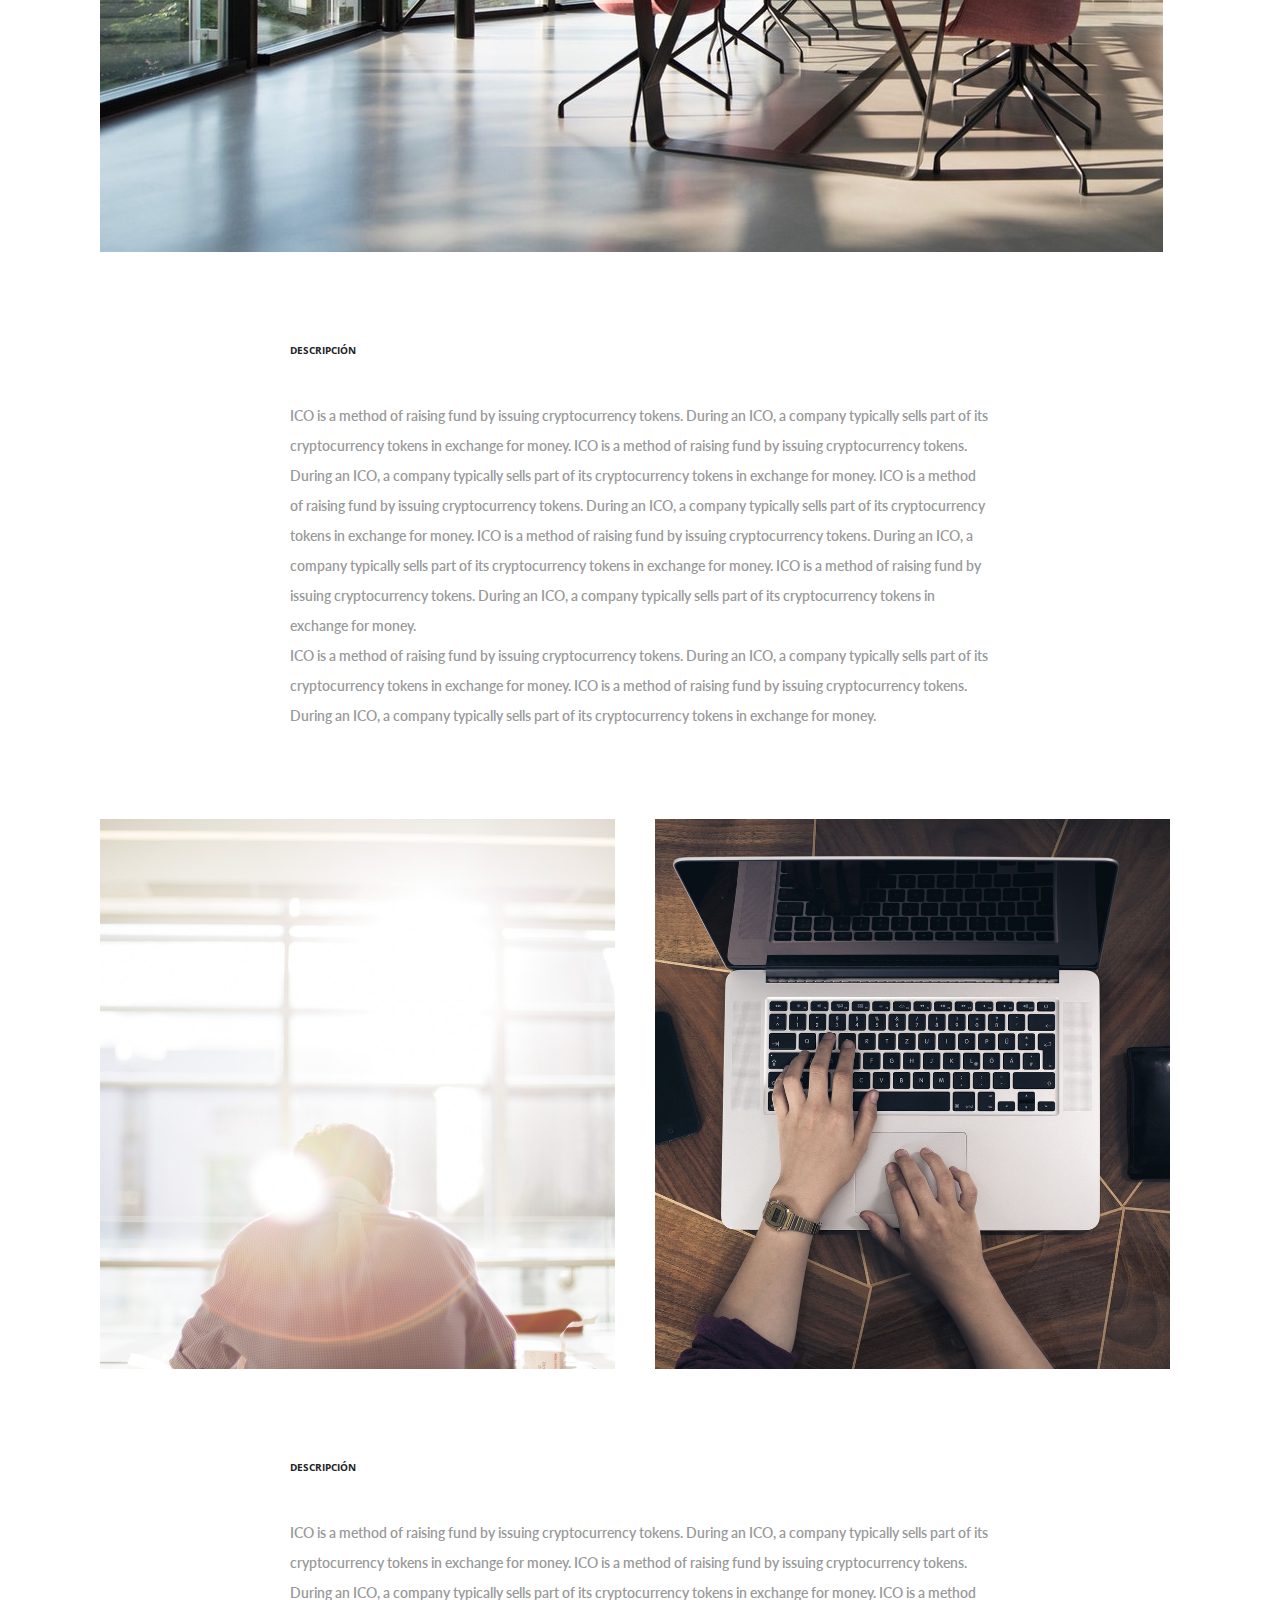
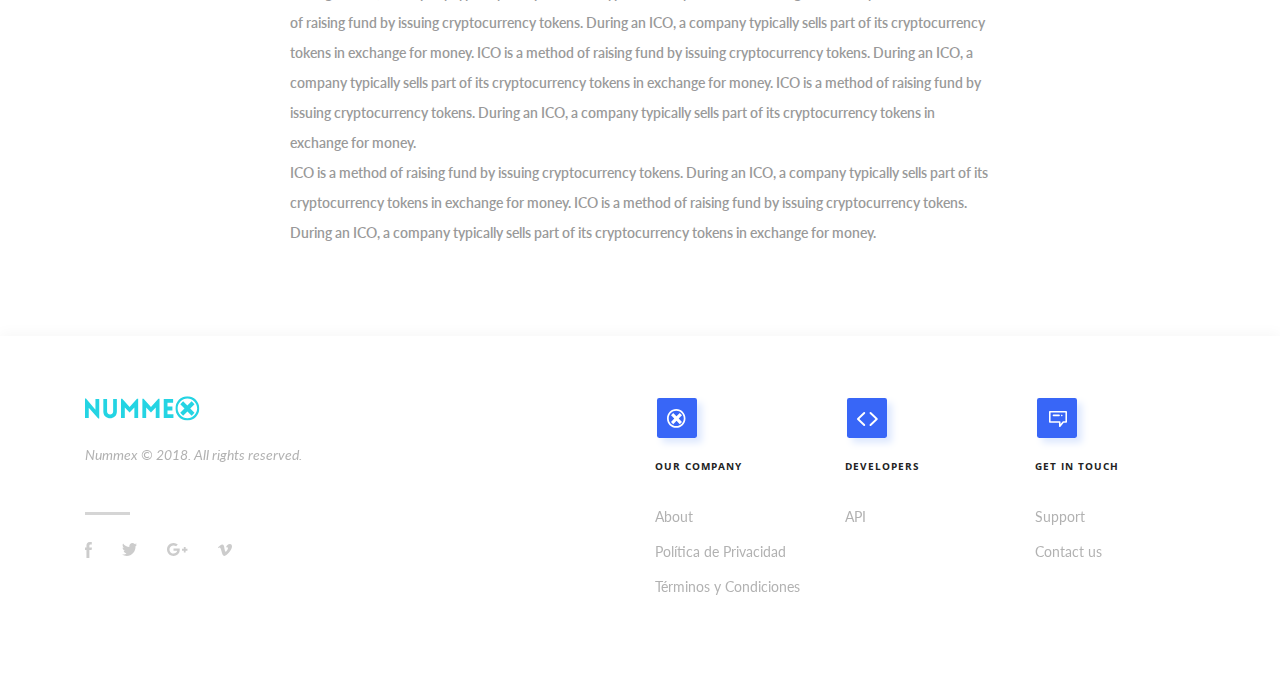
<file: about.html>
<!DOCTYPE html>
<html lang="en">

    <head>

        <!-- Meta -->
        <meta charset="utf-8">
        <meta name="viewport" content="width=device-width, initial-scale=1, shrink-to-fit=no">
        <meta name="description" content="">
        <meta name="author" content="">


        <title> About  || Numme </title>

        <!-- Bootstrap CSS -->
        <link href="css/bootstrap.min.css" rel="stylesheet">  
        <link href="css/owl.carousel.min.css" rel="stylesheet">  
        <link href="css/owl.theme.default.min.css" rel="stylesheet">  
        <link href="css/jquery.scrollbar.css" rel="stylesheet">  
        <link rel="stylesheet" href="css/fontawesome.min.css"> 

        <!-- Google fonts CSS -->

        <link href="https://fonts.googleapis.com/css?family=Lato:100,300,400,700,900|Open+Sans:300,400,600,700,800" rel="stylesheet">


        <!-- Main Styles CSS -->
        <link href="css/style.css" rel="stylesheet">
        <link href="css/responsive.css" rel="stylesheet">
    </head>
    <body class="inner-pages about-us-page">

        <div class="wrapper">
            <div class="alert alert-dismissible fade show" role="alert">
                <div class="container">
                    <div class="row">
                        <div class="col-12">
                            <div class="text-box">
                                <p>¡Bienvenido! Estamos aún en fase beta, así que puede que encuentres algún error. Si es así, disculpa, y <strong> háznoslo saber </strong>para poder mejorar!</p>
                                <button type="button" id="close" class="close" data-dismiss="alert" aria-label="Close">
                                    <span aria-hidden="true"><img src="img/cross-icon.svg"  alt=""/></span>
                                </button>
                            </div>
                        </div>
                    </div>
                </div>
            </div>
            <header class="header header-second">
                <div class="container">
                    <div class="row">
                        <div class="col-12">
                            <div class="header-inner">
                                <div class="header-logo">
                                    <a href="index.html"><img src="img/logo2.svg" alt="" /></a>
                                </div>
                                <div class="header-nave">
                                    <ul class="navbar-nav mr-auto">
                                        <li class="nav-item">
                                            <a class="nav-link" href="social-network.html">Social Network</a>
                                        </li>
                                        <li class="nav-item">
                                            <a class="nav-link" href="trading.html">Trading</a>
                                        </li>
                                        <li class="nav-item">
                                            <a class="nav-link" href="trading-copy.html">Copy Trading</a>
                                        </li>
                                        <li class="nav-item">
                                            <a class="nav-link" href="news.html">News</a>
                                        </li>
                                        <li class="nav-item">
                                            <a class="nav-link" href="pricing.html">Pricing</a>
                                        </li>
                                    </ul>
                                    <div class="login-right">
                                        <ul>
                                            <li class="dropdown setting">
                                                <a href="#" id="dropdownMenuButton6" data-toggle="dropdown"><img src="img/gare2-icon.png" alt="" /></a>
                                                <div class="dropdown-menu" aria-labelledby="dropdownMenuButton6">
                                                    <div class="content">
                                                        <div class="demo">
                                                            <div class="scrollbar-inner">
                                                                <div class="visualizattion">
                                                                    <h3>VISUALIZATION</h3>
                                                                    <div class="visualizattion-box">
                                                                        <p>Dark Mode</p>
                                                                        <label class="switch">
                                                                            <input type="checkbox">
                                                                            <span class="slider round"></span>
                                                                        </label>
                                                                    </div>  
                                                                </div>  
                                                                <div class="language">
                                                                    <h3>LANGUAGE</h3>
                                                                    <form action="#">
                                                                        <input type="text" class="form-control" placeholder="Buscar …" />
                                                                        <ul class="buy-alarm">
                                                                            <li>
                                                                                <input type="radio" id="test1" name="radio-group" checked>
                                                                                <label for="test1">English</label>
                                                                            </li>
                                                                            <li>
                                                                                <input type="radio" id="test2" name="radio-group">
                                                                                <label for="test2">Spanish</label>
                                                                            </li>
                                                                            <li>
                                                                                <input type="radio" id="test3" name="radio-group">
                                                                                <label for="test3">French</label>
                                                                            </li>
                                                                            <li>
                                                                                <input type="radio" id="test4" name="radio-group">
                                                                                <label for="test4">United State</label>
                                                                            </li>
                                                                            <li>
                                                                                <input type="radio" id="test5" name="radio-group">
                                                                                <label for="test5">Japanese</label>
                                                                            </li>
                                                                            <li>
                                                                                <input type="radio" id="test6" name="radio-group">
                                                                                <label for="test6">Spanish</label>
                                                                            </li>
                                                                            <li>
                                                                                <input type="radio" id="test7" name="radio-group">
                                                                                <label for="test7">Urdu</label>
                                                                            </li>
                                                                        </ul> 
                                                                    </form>
                                                                </div>
                                                            </div>
                                                        </div>
                                                    </div>
                                                </div>
                                            </li>
                                            <li class="dropdown">
                                                <a href="#" id="dropdownMenuButton2" data-toggle="dropdown" aria-haspopup="true" aria-expanded="false">Fbaez <img src="img/down-arrow.png" alt="" /></a>
                                                <div class="dropdown-menu" aria-labelledby="dropdownMenuButton2">
                                                    <ul>
                                                        <li><a href="#"><img src="img/document-blue.png" alt=""/> Editar datos personales</a></li>
                                                        <li><a href="#"><img src="img/view-thumb-blue.png" alt=""/> Panel Administrador</a></li>
                                                        <li><a href="#"><img src="img/gear-blue.png" alt=""/> Configuración personal</a></li>
                                                        <li><a href="#"><img src="img/graph-bar-blue.png" alt=""/> Portfolio</a></li>
                                                        <li><a href="#"><img src="img/jewel-blue.png" alt=""/> Hacerte PRO</a></li>
                                                        <li><a href="#"><img src="img/skip-icon.png" alt=""/> Cerrar Sesión</a></li>
                                                    </ul>
                                                </div>
                                            </li>
                                            <li>
                                                <a id="notification-menu" href="#"><img  class="bell-icon" src="img/bell-icon.svg" alt="" /></a> <span class="count">21</span>
                                                <div class="notification-submenu">
                                                    <ul>
                                                        <li>El <strong>Bitcoin</strong> ha subido hasta los $13.455</li>
                                                        <li><strong>Ethereum</strong> ha bajado un 1,6%
                                                            en las últimas 24 horas.</li>
                                                        <li><strong>Ethereum</strong> ha bajado un 1,6%
                                                            en las últimas 24 horas.</li>
                                                    </ul>
                                                    <div class="cnfigurar-avisos">
                                                        <a href="#"><img src="img/toggles-icon.png" alt="" />Configurar mis avisos</a>
                                                    </div>
                                                </div>
                                            </li>
                                        </ul>
                                        <div class="menu-icon">
                                            <a href="#"><img src="img/menu-icon2.png" alt="" /></a>
                                        </div>
                                    </div>
                                </div>
                            </div>
                        </div>
                    </div>
                </div>
            </header> 
            <section class="about-banner">
                <div class="container">
                    <div class="row">
                        <div class="col-12">
                            <div class="banner-title">
                                <h2>About us</h2>
                                <a href="#">Get in touch <img src="img/message-icon.svg" alt="" /></a>
                            </div>
                        </div>
                    </div>
                </div>
            </section>
            <section class="about-descripcion">
                <div class="container">
                    <div class="col-12">
                        <div class="about-descripcion-box">
                            <div class="text-box">
                                <h3>DESCRIPCIÓN</h3>
                                <p>ICO is a method of raising fund by issuing cryptocurrency tokens. During an ICO, a company typically sells part of its cryptocurrency tokens in exchange for money. ICO is a method of raising fund by issuing cryptocurrency tokens. During an ICO, a company typically sells part of its cryptocurrency tokens in exchange for money. ICO is a method of raising fund by issuing cryptocurrency tokens. During an ICO, a company typically sells part of its cryptocurrency tokens in exchange for money. ICO is a method of raising fund by issuing cryptocurrency tokens. During an ICO, a company typically sells part of its cryptocurrency tokens in exchange for money. ICO is a method of raising fund by issuing cryptocurrency tokens. During an ICO, a company typically sells part of its cryptocurrency tokens in exchange for money. </p>
                                <p>ICO is a method of raising fund by issuing cryptocurrency tokens. During an ICO, a company typically sells part of its cryptocurrency tokens in exchange for money. ICO is a method of raising fund by issuing cryptocurrency tokens. During an ICO, a company typically sells part of its cryptocurrency tokens in exchange for money.  </p>
                                <h4>Lorem Ipsum is simply dummy text of the printing and typesetting industry. </h4>
                                <p>ICO is a method of raising fund by issuing cryptocurrency tokens. During an ICO, a company typically sells part of its cryptocurrency tokens in exchange for money. ICO is a method of raising fund by issuing cryptocurrency tokens. During an ICO, a company typically sells part of its cryptocurrency tokens in exchange for money. ICO is a method of raising fund by issuing cryptocurrency tokens.</p>
                            </div>
                            <div class="image-holder">
                                <img class="img-fluid" src="img/about-us-img1.png" alt="" />
                            </div>
                        </div>
                        <div class="about-descripcion-box">
                            <div class="text-box">
                                <h3>DESCRIPCIÓN</h3>
                                <p>ICO is a method of raising fund by issuing cryptocurrency tokens. During an ICO, a company typically sells part of its cryptocurrency tokens in exchange for money. ICO is a method of raising fund by issuing cryptocurrency tokens. During an ICO, a company typically sells part of its cryptocurrency tokens in exchange for money. ICO is a method of raising fund by issuing cryptocurrency tokens. During an ICO, a company typically sells part of its cryptocurrency tokens in exchange for money. ICO is a method of raising fund by issuing cryptocurrency tokens. During an ICO, a company typically sells part of its cryptocurrency tokens in exchange for money. ICO is a method of raising fund by issuing cryptocurrency tokens. During an ICO, a company typically sells part of its cryptocurrency tokens in exchange for money. </p>
                                <p>ICO is a method of raising fund by issuing cryptocurrency tokens. During an ICO, a company typically sells part of its cryptocurrency tokens in exchange for money. ICO is a method of raising fund by issuing cryptocurrency tokens. During an ICO, a company typically sells part of its cryptocurrency tokens in exchange for money.  </p>
                            </div>
                            <div class="image-holder">
                                <div class="row">
                                    <div class="col-sm-6">
                                        <img class="img-fluid" src="img/about-us-img2.png" alt="" />
                                    </div>
                                    <div class="col-sm-6">
                                        <img class="img-fluid" src="img/about-us-img3.png" alt="" />
                                    </div>
                                </div>
                            </div>
                        </div>
                        <div class="about-descripcion-box">
                            <div class="text-box">
                                <h3>DESCRIPCIÓN</h3>
                                <p>ICO is a method of raising fund by issuing cryptocurrency tokens. During an ICO, a company typically sells part of its cryptocurrency tokens in exchange for money. ICO is a method of raising fund by issuing cryptocurrency tokens. During an ICO, a company typically sells part of its cryptocurrency tokens in exchange for money. ICO is a method of raising fund by issuing cryptocurrency tokens. During an ICO, a company typically sells part of its cryptocurrency tokens in exchange for money. ICO is a method of raising fund by issuing cryptocurrency tokens. During an ICO, a company typically sells part of its cryptocurrency tokens in exchange for money. ICO is a method of raising fund by issuing cryptocurrency tokens. During an ICO, a company typically sells part of its cryptocurrency tokens in exchange for money. </p>
                                <p>ICO is a method of raising fund by issuing cryptocurrency tokens. During an ICO, a company typically sells part of its cryptocurrency tokens in exchange for money. ICO is a method of raising fund by issuing cryptocurrency tokens. During an ICO, a company typically sells part of its cryptocurrency tokens in exchange for money.  </p>
                            </div> 
                        </div>
                    </div>
                </div>
            </section>
            <footer class="footer">
                <div class="container">
                    <div class="row">
                        <div class="col-xl-6 col-lg-4 col-md-4 order-lg-1 order-md-1 order-sm-4 order-4">
                            <div class="footer-inner footer-first">
                                <div class="footer-logo">
                                    <a href="#"><img src="img/logo-footer.svg" alt="" /></a>
                                </div>
                                <p>Nummex © 2018. All rights reserved.</p>
                                <div class="footer-socail">
                                    <ul class="clearfix">
                                        <li><a href="#"><img src="img/facebook-icon.svg" alt="" /></a></li>
                                        <li><a href="#"><img src="img/twitter-icon.svg" alt="" /></a></li>
                                        <li><a href="#"><img src="img/google-pluse-icon.svg" alt="" /></a></li>
                                        <li><a href="#"><img src="img/vimo-icon.svg" alt="" /></a></li>
                                    </ul>
                                </div>
                            </div>
                        </div>
                        <div class="col-xl-2 col-lg-3 col-md-3 order-lg-2 order-md-2 order-sm-1 order-1">
                            <div class="footer-inner footer-second">
                                <h3 class="dasktop-version">
                                    <img class="company-img" src="img/company-icon.svg" alt="" />
                                    OUR COMPANY 
                                </h3>
                                <h3 class="mobile-version" id="title1">
                                    <img class="company-img" src="img/company-icon.svg" alt="" />
                                    <a href="#">OUR COMPANY <img class="arrow-down" src="img/down-arrow.png" alt="" /></a>
                                </h3>
                                <div id="footer-links1" class="footer-links">
                                    <ul>
                                        <li><a href="#">About</a></li>
                                        <li><a href="#">Política de Privacidad</a></li>
                                        <li><a href="#">Términos y Condiciones</a></li>
                                    </ul>
                                </div>
                            </div>
                        </div>
                        <div class="col-xl-2 col-lg-2 col-md-2 order-lg-3 order-md-3 order-sm-2 order-2">
                            <div class="footer-inner">
                                <h3 class="dasktop-version">
                                    <img class="company-img" src="img/developer-icon.svg" alt="" />
                                    DEVELOPERS  
                                </h3>
                                <h3 class="mobile-version" id="title2">
                                    <img class="company-img" src="img/developer-icon.svg" alt="" />
                                    <a href="#"> DEVELOPERS <img class="arrow-down" src="img/down-arrow.png" alt="" /></a>
                                </h3>
                                <div id="footer-links2" class="footer-links">
                                    <ul>
                                        <li><a href="#">API</a></li> 
                                    </ul>
                                </div>
                            </div>
                        </div>
                        <div class="col-xl-2 col-lg-3 col-md-3 order-lg-4 order-md-4 order-sm-3 order-3">
                            <div class="footer-inner">
                                <h3 class="dasktop-version">
                                    <img class="company-img" src="img/get-in-touch-icon.svg" alt="" />
                                    GET IN TOUCH 
                                </h3>
                                <h3 class="mobile-version" id="title3">
                                    <img class="company-img" src="img/get-in-touch-icon.svg" alt="" />
                                    <a href="#">GET IN TOUCH <img class="arrow-down" src="img/down-arrow.png" alt="" /></a>
                                </h3>
                                <div id="footer-links3" class="footer-links">
                                    <ul>
                                        <li><a href="#">Support</a></li> 
                                        <li><a href="#">Contact us</a></li> 
                                    </ul>
                                </div>
                            </div>
                        </div>
                    </div>
                </div>
            </footer>
            <div class="right-menu">
                <div class="right-menu-nav">
                    <ul>
                        <li class="active"><a href="#">Social Network</a></li>
                        <li><a href="#">Trading</a></li>
                        <li><a href="#">Copy trading</a></li>
                        <li><a href="#">News</a></li>
                        <li><a href="#">Pricing</a></li>
                    </ul>
                </div>
                <div class="login-right">
                    <ul>
                        <li><a id="gear-menu" href="#"><img src="img/gear-icon.svg" alt="" /></a></li>
                        <li><a id="fbaez-menu" href="#">Fbaez <img class="menu-right-icon" src="img/menu-right-icon.svg" alt="" /></a></li> 
                    </ul> 
                </div>
            </div>
        </div>
        <div class="overlay"></div>
        <div class="Configuration-setting">
            <div class="Configuration-setting-inner">
                <div class="content">
                    <div class="demo">
                        <div class="scrollbar-inner">
                            <div class="visualizattion">
                                <h4>Configuración</h4>
                                <h3>VISUALIZATION</h3>
                                <div class="visualizattion-box">
                                    <p>Dark Mode</p>
                                    <label class="switch">
                                        <input type="checkbox">
                                        <span class="slider round"></span>
                                    </label>
                                </div>  
                            </div>  
                            <div class="language">
                                <h3>LANGUAGE</h3>
                                <form action="#">
                                    <input type="text" class="form-control" placeholder="Buscar …" />
                                    <ul class="buy-alarm">
                                        <li>
                                            <input type="radio" id="testtow" name="radio-group" checked>
                                            <label for="testtow">English</label>
                                        </li>
                                        <li>
                                            <input type="radio" id="testthree" name="radio-group">
                                            <label for="testthree">Spanish</label>
                                        </li>
                                        <li>
                                            <input type="radio" id="testfour" name="radio-group">
                                            <label for="testfour">French</label>
                                        </li>
                                        <li>
                                            <input type="radio" id="testfive" name="radio-group">
                                            <label for="testfive">United State</label>
                                        </li>
                                        <li>
                                            <input type="radio" id="testsix" name="radio-group">
                                            <label for="testsix">Japanese</label>
                                        </li>
                                        <li>
                                            <input type="radio" id="testseven" name="radio-group">
                                            <label for="testseven">Spanish</label>
                                        </li>
                                        <li>
                                            <input type="radio" id="testeight" name="radio-group">
                                            <label for="testeight">Urdu</label>
                                        </li>
                                        <li>
                                            <input type="radio" id="testnin" name="radio-group" checked>
                                            <label for="testnin">English</label>
                                        </li>
                                        <li>
                                            <input type="radio" id="testten" name="radio-group" checked>
                                            <label for="testten">English</label>
                                        </li>
                                    </ul> 
                                </form>
                            </div>
                        </div>
                    </div>
                </div>
            </div>
        </div>
        <div class="fbaez-sidebar">
            <div class="fbaez-back">
                <a id="fbaez-back" href="#"><img src="img/menu-right-icon.svg" alt="" /> Volver</a>
            </div>
            <div class="text-box">
                <ul>
                    <li><a href="#"> <img src="img/document-white-icon.png" alt="" />Editar datos personales</a></li>
                    <li><a href="#"><img src="img/view-thumb-white-icon.png" alt="" />Panel Administrador</a></li>
                    <li><a href="#"><img src="img/gear-white-icon.png" alt="" />Configuración personal</a></li>
                    <li><a href="#"><img src="img/graph-bar-white-icon.png" alt="" />Portfolio</a></li>
                    <li><a href="#"><img src="img/jewel-white-icon.png" alt="" />Hacerte PRO</a></li> 
                </ul>
            </div>
            <div class="text-inner">
                <a id="skip-sidbar" href="#"><img src="img/skip-white-icon.png" alt="" />Cerrar Sesión</a>
            </div>
        </div>

        <!-- jQuery -->
        <script src="js/jquery-3.2.1.slim.min.js"></script>
        <script src="js/jquery.js"></script>
        <script src="js/popper.min.js"></script>
        <script src="js/bootstrap.min.js"></script>            
        <script src="js/owl.carousel.min.js"></script>            
        <script src="js/jquery.scrollbar.js"></script>            
        <script src="js/custom.js"></script>

    </body>

</html>
</file>
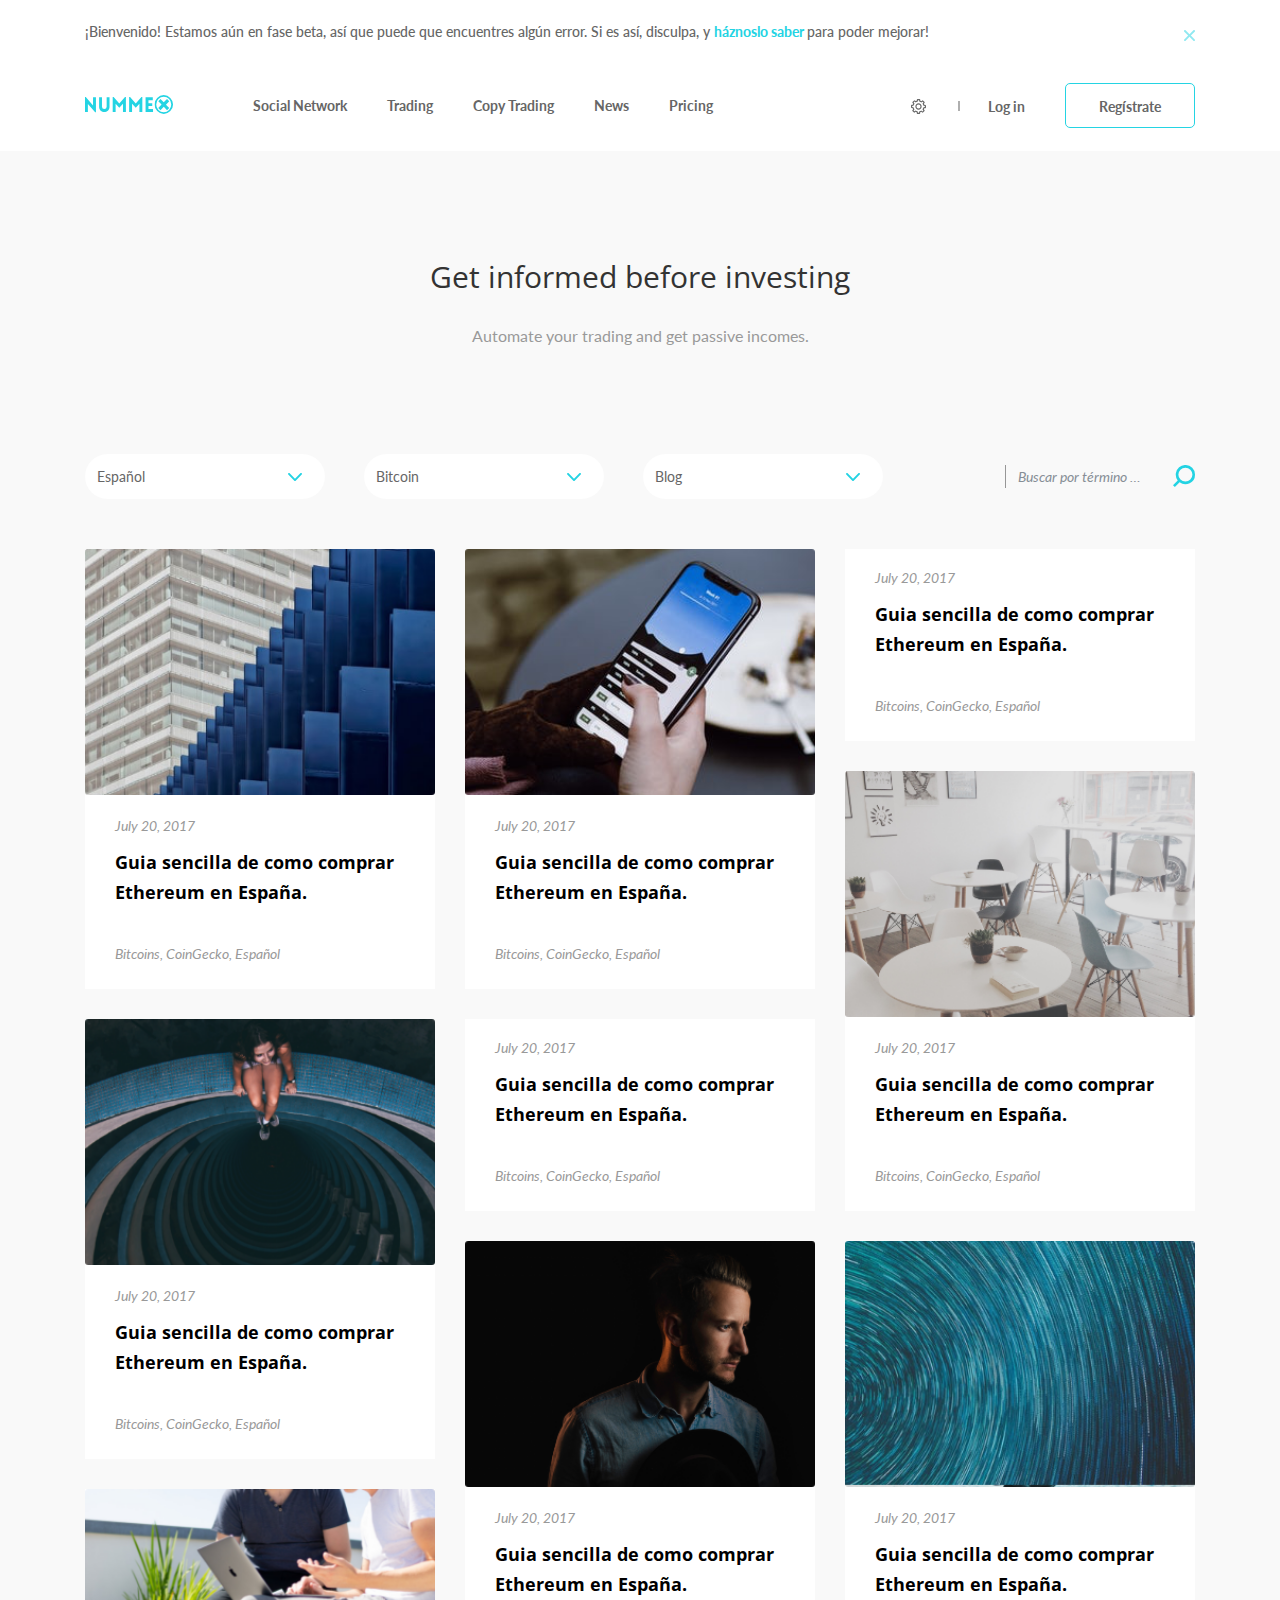
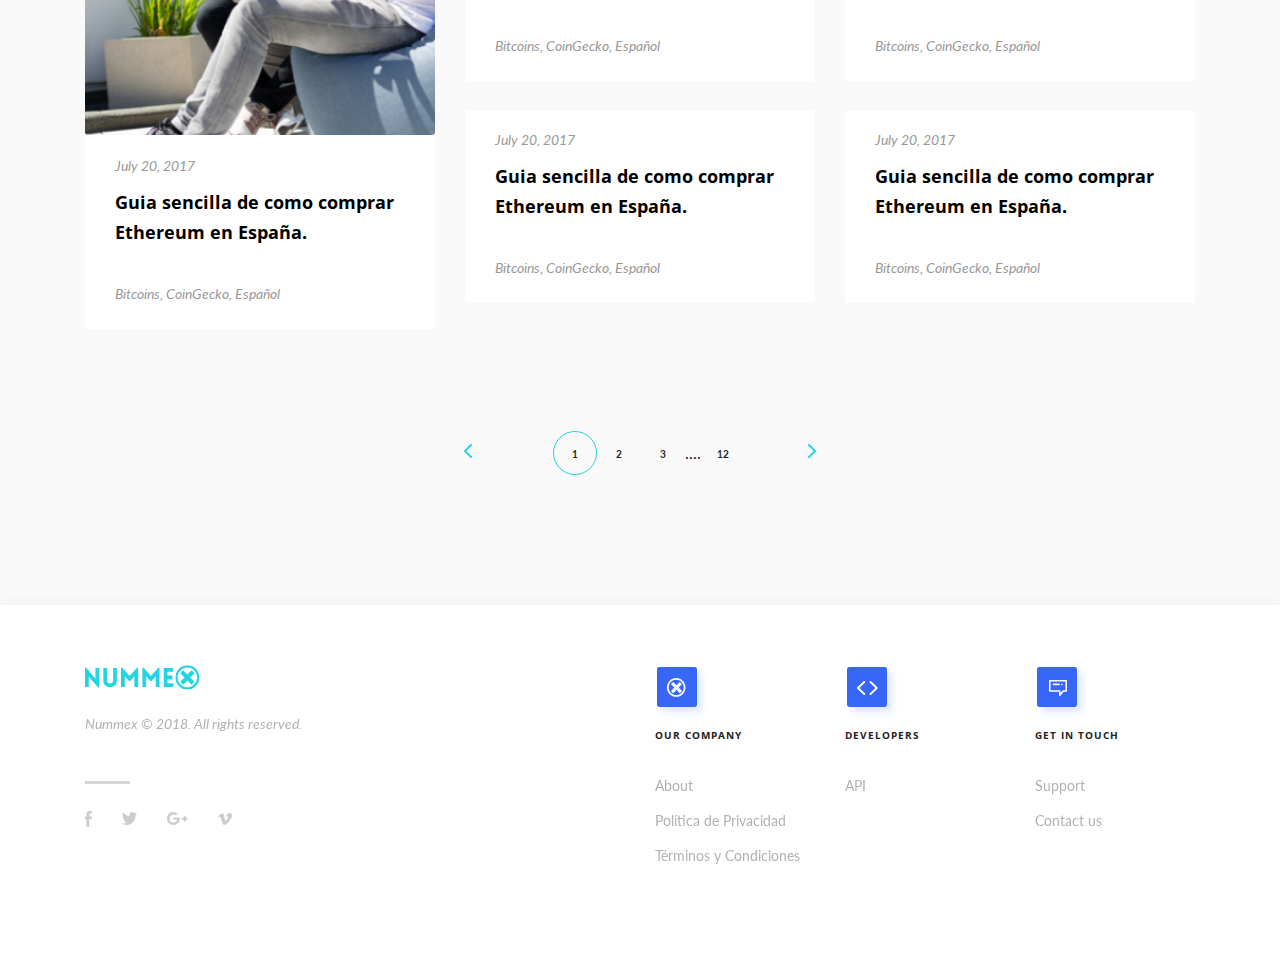
<file: news.html>
<!DOCTYPE html>
<html lang="en">

    <head>

        <!-- Meta -->
        <meta charset="utf-8">
        <meta name="viewport" content="width=device-width, initial-scale=1, shrink-to-fit=no">
        <meta name="description" content="">
        <meta name="author" content="">


        <title> News  || Numme </title>

        <!-- Bootstrap CSS -->
        <link href="css/bootstrap.min.css" rel="stylesheet">  
        <link href="css/owl.carousel.min.css" rel="stylesheet">  
        <link href="css/owl.theme.default.min.css" rel="stylesheet">  
        <link href="css/jquery.scrollbar.css" rel="stylesheet">  
        <link rel="stylesheet" href="css/fontawesome.min.css"> 

        <!-- Google fonts CSS -->

        <link href="https://fonts.googleapis.com/css?family=Lato:100,300,400,700,900|Open+Sans:300,400,600,700,800" rel="stylesheet">


        <!-- Main Styles CSS -->
        <link href="css/style.css" rel="stylesheet">
        <link href="css/responsive.css" rel="stylesheet">
    </head>
    <body class="news-page">

        <div class="wrapper">
            <div class="alert alert-dismissible fade show" role="alert">
                <div class="container">
                    <div class="row">
                        <div class="col-12">
                            <div class="text-box">
                                <p>¡Bienvenido! Estamos aún en fase beta, así que puede que encuentres algún error. Si es así, disculpa, y <strong> háznoslo saber </strong>para poder mejorar!</p>
                                <button type="button" id="close" class="close" data-dismiss="alert" aria-label="Close">
                                    <span aria-hidden="true"><img src="img/cross-icon.svg"  alt=""/></span>
                                </button>
                            </div>
                        </div>
                    </div>
                </div>
            </div>
            <header class="header">
                <div class="container">
                    <div class="row">
                        <div class="col-12">
                            <div class="header-inner">
                                <div class="header-logo">
                                    <a href="index.html"><img src="img/logo2.svg" alt="" /></a>
                                </div>
                                <div class="header-nave">
                                    <ul class="navbar-nav mr-auto">
                                        <li class="nav-item">
                                            <a class="nav-link" href="social-network.html">Social Network</a>
                                        </li>
                                        <li class="nav-item">
                                            <a class="nav-link" href="trading.html">Trading</a>
                                        </li>
                                        <li class="nav-item">
                                            <a class="nav-link" href="trading-copy.html">Copy Trading</a>
                                        </li>
                                        <li class="nav-item active">
                                            <a class="nav-link" href="news.html">News</a>
                                        </li>
                                        <li class="nav-item">
                                            <a class="nav-link" href="pricing.html">Pricing</a>
                                        </li>
                                    </ul>
                                    <div class="login-right">
                                        <ul>
                                            <li class="dropdown setting">
                                                <a href="#" id="dropdownMenuButton6" data-toggle="dropdown"><img src="img/gare2-icon.png" alt="" /></a>
                                                <div class="dropdown-menu" aria-labelledby="dropdownMenuButton6">
                                                    <div class="content">
                                                        <div class="demo">
                                                            <div class="scrollbar-inner">
                                                                <div class="visualizattion">
                                                                    <h3>VISUALIZATION</h3>
                                                                    <div class="visualizattion-box">
                                                                        <p>Dark Mode</p>
                                                                        <label class="switch">
                                                                            <input type="checkbox">
                                                                            <span class="slider round"></span>
                                                                        </label>
                                                                    </div>  
                                                                </div>  
                                                                <div class="language">
                                                                    <h3>LANGUAGE</h3>
                                                                    <form action="#">
                                                                        <input type="text" class="form-control" placeholder="Buscar …" />
                                                                        <ul class="buy-alarm">
                                                                            <li>
                                                                                <input type="radio" id="test1" name="radio-group" checked>
                                                                                <label for="test1">English</label>
                                                                            </li>
                                                                            <li>
                                                                                <input type="radio" id="test2" name="radio-group">
                                                                                <label for="test2">Spanish</label>
                                                                            </li>
                                                                            <li>
                                                                                <input type="radio" id="test3" name="radio-group">
                                                                                <label for="test3">French</label>
                                                                            </li>
                                                                            <li>
                                                                                <input type="radio" id="test4" name="radio-group">
                                                                                <label for="test4">United State</label>
                                                                            </li>
                                                                            <li>
                                                                                <input type="radio" id="test5" name="radio-group">
                                                                                <label for="test5">Japanese</label>
                                                                            </li>
                                                                            <li>
                                                                                <input type="radio" id="test6" name="radio-group">
                                                                                <label for="test6">Spanish</label>
                                                                            </li>
                                                                            <li>
                                                                                <input type="radio" id="test7" name="radio-group">
                                                                                <label for="test7">Urdu</label>
                                                                            </li>
                                                                        </ul> 
                                                                    </form>
                                                                </div>
                                                            </div>
                                                        </div>
                                                    </div>
                                                </div>
                                            </li>
                                            <li><a href="#" data-toggle="modal" data-target="#exampleModal">Log in</a></li>
                                            <li class="registrate-btn"><a href="#" data-toggle="modal" data-target="#exampleModa5">Regístrate</a></li>
                                        </ul>
                                        <div class="menu-icon">
                                            <a href="#"><img src="img/menu-icon2.png" alt="" /></a>
                                        </div>
                                    </div>
                                </div>
                            </div>
                        </div>
                    </div>
                </div>
            </header> 
            <section class="news-banner">
                <div class="container">
                    <div class="row">
                        <div class="col-12">
                            <div class="news-banner-inner">
                                <h2>Get informed before investing</h2>
                                <p>Automate your trading and get passive incomes.</p>
                            </div>
                        </div>
                    </div>
                </div>
            </section> 
            <section class="news-info-sec">
                <div class="news-info-mobile">
                    <div class="container">
                        <div class="row">
                            <div class="col-12">
                                <ul class="clearfix">
                                    <li><a class="toggles-class" href="#"><img src="img/toggles-icon.png" alt="" /></a></li>
                                    <li><a class="search-class" href="#"><img src="img/search-icon.png" alt="" /></a></li>
                                </ul>
                            </div>
                        </div>
                    </div>
                </div>
                <div class="container">
                    <div class="row">
                        <div class="col-12"> 
                            <div class="news-info-dasktop">
                                <div class="news-info-filter">
                                    <div class="trading-copy-top">
                                        <div class="trading-copy-top-left">
                                            <select class="form-control">
                                                <option>Español</option>
                                            </select>
                                            <select class="form-control">
                                                <option>Bitcoin</option>
                                            </select>
                                            <select class="form-control">
                                                <option>Blog</option>
                                            </select>
                                        </div>
                                        <div class="trading-copy-top-rigth">
                                            <form>
                                                <input type="text" class="form-control" placeholder="Buscar por término …" />
                                                <a href="#"><img src="img/search-icon.svg" alt="" /></a>
                                            </form>
                                        </div>
                                    </div>
                                </div>
                            </div>
                            <div class="news-detail">
                                <div class="row">
                                    <div class="col-md-4">
                                        <div class="news-detail-box">
                                            <div class="image-holder">
                                                <img class="img-fluid" src="img/news-img1.png" alt="" />
                                            </div>
                                            <div class="text-box">
                                                <span>July 20, 2017</span>
                                                <h3>Guia sencilla de como comprar Ethereum en España.</h3>
                                                <p>Bitcoins, CoinGecko, Español</p>
                                            </div>
                                        </div>
                                        <div class="news-detail-box">
                                            <div class="image-holder">
                                                <img class="img-fluid" src="img/news-img2.png" alt="" />
                                            </div>
                                            <div class="text-box">
                                                <span>July 20, 2017</span>
                                                <h3>Guia sencilla de como comprar Ethereum en España.</h3>
                                                <p>Bitcoins, CoinGecko, Español</p>
                                            </div>
                                        </div>
                                        <div class="news-detail-box">
                                            <div class="image-holder">
                                                <img class="img-fluid" src="img/news-img3.png" alt="" />
                                            </div>
                                            <div class="text-box">
                                                <span>July 20, 2017</span>
                                                <h3>Guia sencilla de como comprar Ethereum en España.</h3>
                                                <p>Bitcoins, CoinGecko, Español</p>
                                            </div>
                                        </div>
                                    </div>
                                    <div class="col-md-4">
                                        <div class="news-detail-box">
                                            <div class="image-holder">
                                                <img class="img-fluid" src="img/news-img4.png" alt="" />
                                            </div>
                                            <div class="text-box">
                                                <span>July 20, 2017</span>
                                                <h3>Guia sencilla de como comprar Ethereum en España.</h3>
                                                <p>Bitcoins, CoinGecko, Español</p>
                                            </div>
                                        </div>
                                        <div class="news-detail-box"> 
                                            <div class="text-box">
                                                <span>July 20, 2017</span>
                                                <h3>Guia sencilla de como comprar Ethereum en España.</h3>
                                                <p>Bitcoins, CoinGecko, Español</p>
                                            </div>
                                        </div>
                                        <div class="news-detail-box">
                                            <div class="image-holder">
                                                <img class="img-fluid" src="img/news-img5.png" alt="" />
                                            </div>
                                            <div class="text-box">
                                                <span>July 20, 2017</span>
                                                <h3>Guia sencilla de como comprar Ethereum en España.</h3>
                                                <p>Bitcoins, CoinGecko, Español</p>
                                            </div>
                                        </div>
                                        <div class="news-detail-box"> 
                                            <div class="text-box">
                                                <span>July 20, 2017</span>
                                                <h3>Guia sencilla de como comprar Ethereum en España.</h3>
                                                <p>Bitcoins, CoinGecko, Español</p>
                                            </div>
                                        </div>
                                    </div>
                                    <div class="col-md-4">
                                        <div class="news-detail-box"> 
                                            <div class="text-box">
                                                <span>July 20, 2017</span>
                                                <h3>Guia sencilla de como comprar Ethereum en España.</h3>
                                                <p>Bitcoins, CoinGecko, Español</p>
                                            </div>
                                        </div>
                                        <div class="news-detail-box">
                                            <div class="image-holder">
                                                <img class="img-fluid" src="img/news-img6.png" alt="" />
                                            </div>
                                            <div class="text-box">
                                                <span>July 20, 2017</span>
                                                <h3>Guia sencilla de como comprar Ethereum en España.</h3>
                                                <p>Bitcoins, CoinGecko, Español</p>
                                            </div>
                                        </div>
                                        <div class="news-detail-box">
                                            <div class="image-holder">
                                                <img class="img-fluid" src="img/news-img7.png" alt="" />
                                            </div>
                                            <div class="text-box">
                                                <span>July 20, 2017</span>
                                                <h3>Guia sencilla de como comprar Ethereum en España.</h3>
                                                <p>Bitcoins, CoinGecko, Español</p>
                                            </div>
                                        </div>
                                        <div class="news-detail-box"> 
                                            <div class="text-box">
                                                <span>July 20, 2017</span>
                                                <h3>Guia sencilla de como comprar Ethereum en España.</h3>
                                                <p>Bitcoins, CoinGecko, Español</p>
                                            </div>
                                        </div>
                                    </div>
                                </div>
                            </div>
                        </div>
                    </div>
                    <div class="row">
                        <div class="col-12">
                            <div class="pagination">
                                <ul>
                                    <li class="left-arrow"><a href="#"><img src="img/left-arrow.png" alt="" /></a></li>
                                    <li class="active"><a href="#">1</a></li>
                                    <li><a href="#">2</a></li>
                                    <li><a href="#">3</a></li>
                                    <li>....</li>
                                    <li><a href="#">12</a></li>
                                    <li  class="right-arrow"><a href="#"><img src="img/right-arrow.png" alt="" /></a></li>
                                </ul>
                            </div>
                        </div>
                    </div>
                </div>
            </section>
            <footer class="footer">
                <div class="container">
                    <div class="row">
                        <div class="col-xl-6 col-lg-4 col-md-4 order-lg-1 order-md-1 order-sm-4 order-4">
                            <div class="footer-inner footer-first">
                                <div class="footer-logo">
                                    <a href="#"><img src="img/logo-footer.svg" alt="" /></a>
                                </div>
                                <p>Nummex © 2018. All rights reserved.</p>
                                <div class="footer-socail">
                                    <ul class="clearfix">
                                        <li><a href="#"><img src="img/facebook-icon.svg" alt="" /></a></li>
                                        <li><a href="#"><img src="img/twitter-icon.svg" alt="" /></a></li>
                                        <li><a href="#"><img src="img/google-pluse-icon.svg" alt="" /></a></li>
                                        <li><a href="#"><img src="img/vimo-icon.svg" alt="" /></a></li>
                                    </ul>
                                </div>
                            </div>
                        </div>
                        <div class="col-xl-2 col-lg-3 col-md-3 order-lg-2 order-md-2 order-sm-1 order-1">
                            <div class="footer-inner footer-second">
                                <h3 class="dasktop-version">
                                    <img class="company-img" src="img/company-icon.svg" alt="" />
                                    OUR COMPANY 
                                </h3>
                                <h3 class="mobile-version" id="title1">
                                    <img class="company-img" src="img/company-icon.svg" alt="" />
                                    <a href="#">OUR COMPANY <img class="arrow-down" src="img/down-arrow.png" alt="" /></a>
                                </h3>
                                <div id="footer-links1" class="footer-links">
                                    <ul>
                                        <li><a href="#">About</a></li>
                                        <li><a href="#">Política de Privacidad</a></li>
                                        <li><a href="#">Términos y Condiciones</a></li>
                                    </ul>
                                </div>
                            </div>
                        </div>
                        <div class="col-xl-2 col-lg-2 col-md-2 order-lg-3 order-md-3 order-sm-2 order-2">
                            <div class="footer-inner">
                                <h3 class="dasktop-version">
                                    <img class="company-img" src="img/developer-icon.svg" alt="" />
                                    DEVELOPERS  
                                </h3>
                                <h3 class="mobile-version" id="title2">
                                    <img class="company-img" src="img/developer-icon.svg" alt="" />
                                    <a href="#"> DEVELOPERS <img class="arrow-down" src="img/down-arrow.png" alt="" /></a>
                                </h3>
                                <div id="footer-links2" class="footer-links">
                                    <ul>
                                        <li><a href="#">API</a></li> 
                                    </ul>
                                </div>
                            </div>
                        </div>
                        <div class="col-xl-2 col-lg-3 col-md-3 order-lg-4 order-md-4 order-sm-3 order-3">
                            <div class="footer-inner">
                                <h3 class="dasktop-version">
                                    <img class="company-img" src="img/get-in-touch-icon.svg" alt="" />
                                    GET IN TOUCH 
                                </h3>
                                <h3 class="mobile-version" id="title3">
                                    <img class="company-img" src="img/get-in-touch-icon.svg" alt="" />
                                    <a href="#">GET IN TOUCH <img class="arrow-down" src="img/down-arrow.png" alt="" /></a>
                                </h3>
                                <div id="footer-links3" class="footer-links">
                                    <ul>
                                        <li><a href="#">Support</a></li> 
                                        <li><a href="#">Contact us</a></li> 
                                    </ul>
                                </div>
                            </div>
                        </div>
                    </div>
                </div>
            </footer>
            <div class="right-menu">
                <div class="right-menu-nav">
                    <ul>
                        <li class="active"><a href="#">Social Network</a></li>
                        <li><a href="#">Trading</a></li>
                        <li><a href="#">Copy trading</a></li>
                        <li><a href="#">News</a></li>
                        <li><a href="#">Pricing</a></li>
                    </ul>
                </div>
                <div class="login-right">
                    <ul>
                        <li><a id="gear-menu" href="#"><img src="img/gear-icon.svg" alt="" /></a></li>
                        <li><a id="fbaez-menu" href="#">Fbaez <img class="menu-right-icon" src="img/menu-right-icon.svg" alt="" /></a></li> 
                    </ul> 
                </div>
            </div>
        </div>
        <div class="overlay"></div>
        <div class="order-book-modal login-modal">
            <div class="modal fade" id="exampleModal">
                <div class="modal-dialog" role="document">
                    <div class="modal-content">
                        <div class="modal-body">
                            <button type="button" class="close" data-dismiss="modal" aria-label="Close">
                                <span aria-hidden="true"><img src="img/cross-icon-black.svg" alt="" /></span>
                            </button> 
                            <div class="login-modal-top">
                                <div class="logo">
                                    <img src="img/logo2.svg" alt="" />
                                </div>
                                <button type="button" class="close" data-dismiss="modal" aria-label="Close">
                                    <span aria-hidden="true"><img src="img/cross-icon.svg" alt="" /></span>
                                </button> 
                            </div>
                            <div class="login-modal-inner">
                                <div class="login-modal-left">
                                    <h3>¡Qué bien tenerte de vuelta!</h3>
                                    <form>
                                        <div class="form-group">
                                            <label>USUARIO <a href="#"  data-toggle="modal" data-dismiss="modal" data-target="#exampleModal2">Olvídé mi usuario</a></label>
                                            <input type="text" class="form-control" required="required" placeholder="Introduce tu usuario" />
                                        </div>
                                        <div class="form-group">
                                            <label>PASSWORD <a href="#" data-toggle="modal" data-dismiss="modal" data-target="#exampleModal3">Olvídé mi contraseña</a></label>
                                            <input type="text" class="form-control" required="required" placeholder="Introduce tu password" />
                                        </div>
                                        <div class="form-group"> 
                                            <a class="btn-defult" href="#" data-toggle="modal" data-dismiss="modal" data-target="#exampleModal4">Entrar <img src="img/arrow-right-long.png" alt="" /></a>
                                        </div>
                                    </form>
                                </div>
                                <div class="login-modal-rigth">
                                    <h3>¿Aún no tienes cuenta?</h3>
                                    <p>Podrás crear tu propio portfolio de Criptomonedas, guardar tu configuración y recibir avisos personalizados.</p>
                                    <a href="#" data-toggle="modal" data-dismiss="modal" data-target="#exampleModa5">Regístrate <img src="img/document-icon.png" alt="" /></a>
                                </div>
                            </div>
                        </div>
                    </div>
                </div>
            </div>
        </div>
        <div class="order-book-modal login-modal">
            <div class="modal fade" id="exampleModal2">
                <div class="modal-dialog" role="document">
                    <div class="modal-content">
                        <div class="modal-body">
                            <button type="button" class="close" data-dismiss="modal" aria-label="Close">
                                <span aria-hidden="true"><img src="img/cross-icon-black.svg" alt="" /></span>
                            </button> 
                            <div class="login-modal-top">
                                <div class="logo">
                                    <img src="img/logo2.svg" alt="" />
                                </div>
                                <button type="button" class="close" data-dismiss="modal" aria-label="Close">
                                    <span aria-hidden="true"><img src="img/cross-icon.svg" alt="" /></span>
                                </button> 
                            </div>
                            <div class="login-modal-inner recover-password">
                                <div class="login-modal-left">
                                    <h3><a href="#" data-toggle="modal" data-dismiss="modal" data-target="#exampleModal2"><img src="img/arrow-thin-left.png" alt="" /></a>Recupera tu contraseña</h3>
                                    <p>Si no te acuerdas de tu contraseña, tranquilo, danos tu usuario y te enviaremos a tu mail una nueva que luego podrás cambiar.</p>
                                    <form>
                                        <div class="form-group">
                                            <label>USUARIO</label>
                                            <input type="text" class="form-control" placeholder="Introduce tu usuario" />
                                        </div> 
                                        <div class="form-group"> 
                                            <a class="btn-defult" href="#">Recuperar <img src="img/arrow-right-long.png" alt="" /></a>
                                        </div>
                                    </form>
                                </div>
                                <div class="login-modal-rigth">
                                    <h3>¿Aún no tienes cuenta?</h3>
                                    <p>Podrás crear tu propio portfolio de Criptomonedas, guardar tu configuración y recibir avisos personalizados.</p>
                                    <a href="#" data-toggle="modal" data-dismiss="modal" data-target="#exampleModa5">Regístrate <img src="img/document-icon.png" alt="" /></a>
                                </div>
                            </div>
                        </div>

                    </div>
                </div>
            </div>
        </div>
        <div class="order-book-modal login-modal">
            <div class="modal fade" id="exampleModal3">
                <div class="modal-dialog" role="document">
                    <div class="modal-content">
                        <div class="modal-body">
                            <button type="button" class="close" data-dismiss="modal" aria-label="Close">
                                <span aria-hidden="true"><img src="img/cross-icon-black.svg" alt="" /></span>
                            </button>
                            <div class="login-modal-top">
                                <div class="logo">
                                    <img src="img/logo2.svg" alt="" />
                                </div>
                                <button type="button" class="close" data-dismiss="modal" aria-label="Close">
                                    <span aria-hidden="true"><img src="img/cross-icon.svg" alt="" /></span>
                                </button> 
                            </div>
                            <div class="login-modal-inner recover-password">
                                <div class="login-modal-left">
                                    <h3><a href="#" data-toggle="modal" data-dismiss="modal" data-target="#exampleModal3"><img src="img/arrow-thin-left.png" alt="" /></a>Recupera tu usuario</h3>
                                    <p>Si no te acuerdas de tu contraseña, tranquilo, danos tu usuario y te enviaremos a tu mail una nueva que luego podrás cambiar.</p>
                                    <form>
                                        <div class="form-group">
                                            <label>MAIL</label>
                                            <input type="text" class="form-control" placeholder="Introduce tu mail" />
                                        </div> 
                                        <div class="form-group"> 
                                            <a class="btn-defult" href="#" data-toggle="modal" data-dismiss="modal" data-target="#exampleModal4">Recuperar <img src="img/arrow-right-long.png" alt="" /></a>
                                        </div>
                                    </form>
                                </div>
                                <div class="login-modal-rigth">
                                    <h3>¿Aún no tienes cuenta?</h3>
                                    <p>Podrás crear tu propio portfolio de Criptomonedas, guardar tu configuración y recibir avisos personalizados.</p>
                                    <a href="#" data-toggle="modal" data-dismiss="modal" data-target="#exampleModa5">Regístrate <img src="img/document-icon.png" alt="" /></a>
                                </div>
                            </div>
                        </div>
                    </div>
                </div>
            </div>
        </div>
        <div class="order-book-modal login-modal">
            <div class="modal fade" id="exampleModal4">
                <div class="modal-dialog" role="document">
                    <div class="modal-content">
                        <div class="modal-body">
                            <button type="button" class="close" data-dismiss="modal" aria-label="Close">
                                <span aria-hidden="true"><img src="img/cross-icon-black.svg" alt="" /></span>
                            </button> 
                            <div class="login-modal-top">
                                <div class="logo">
                                    <img src="img/logo2.svg" alt="" />
                                </div>
                                <button type="button" class="close" data-dismiss="modal" aria-label="Close">
                                    <span aria-hidden="true"><img src="img/cross-icon.svg" alt="" /></span>
                                </button> 
                            </div>
                            <div class="login-modal-inner new-password">
                                <div class="login-modal-left">
                                    <img src="img/round-cheack.png" alt="" />
                                    <span>¡Genial!</span>
                                    <h3>Tu nueva contraseña está en camino.</h3>
                                    <a href="#">Volver al Login</a>

                                </div>
                                <div class="login-modal-rigth">
                                    <h3>¿Aún no tienes cuenta?</h3>
                                    <p>Podrás crear tu propio portfolio de Criptomonedas, guardar tu configuración y recibir avisos personalizados.</p>
                                    <a href="#" data-toggle="modal" data-dismiss="modal" data-target="#exampleModa5">Regístrate <img src="img/document-icon.png" alt="" /></a>
                                </div>
                            </div>
                        </div>

                    </div>
                </div>
            </div>
        </div>
        <div class="order-book-modal registor-modal">
            <div class="modal fade" id="exampleModa5">
                <div class="modal-dialog" role="document">
                    <div class="modal-content">
                        <div class="modal-body">
                            <button type="button" class="close" data-dismiss="modal" aria-label="Close">
                                <span aria-hidden="true"><img src="img/cross-icon-black.svg" alt="" /></span>
                            </button> 
                            <div class="login-modal-top">
                                <div class="logo">
                                    <img src="img/logo2.svg" alt="" />
                                </div>
                                <button type="button" class="close" data-dismiss="modal" aria-label="Close">
                                    <span aria-hidden="true"><img src="img/cross-icon.svg" alt="" /></span>
                                </button> 
                            </div>
                            <div class="registor-modal-inner">
                                <div class="login-modal-left">
                                    <h3>¡Se parte de Nummex!</h3>
                                    <form>
                                        <div class="row">
                                            <div class="col-md-6">
                                                <div class="form-group">
                                                    <label>USUARIO <small>(*)</small></label>
                                                    <input type="text" class="form-control" placeholder="Introduce tu usuario" />
                                                </div>
                                            </div>
                                            <div class="col-md-6">
                                                <div class="form-group">
                                                    <label>PASSWORD (*) </label>
                                                    <input type="text" class="form-control" placeholder="Introduce tu password" />
                                                </div>
                                            </div>
                                        </div>

                                        <div class="row">
                                            <div class="col-md-6">
                                                <div class="form-group">
                                                    <label>MAIL   <small>(*)</small></label>
                                                    <input type="text" class="form-control" placeholder="Introduce tu mail" />
                                                </div>
                                            </div>
                                            <div class="col-md-6">
                                                <div class="form-group">
                                                    <label>REPITE TU PASSWORD    <small>(*)</small></label>
                                                    <input type="text" class="form-control" placeholder="Vuelve a introducir tu password" />
                                                </div>
                                            </div>
                                        </div>
                                        <div class="row">
                                            <div class="col-md-6">
                                                <div class="form-group cheack-boxs">
                                                    <input type="checkbox" />
                                                    <span> Acepto los <a href="#">términos y condiciones</a></span>
                                                </div>
                                            </div>
                                            <div class="col-md-6">
                                                <div class="form-group"> 
                                                    <a class="btn-defult" href="#">Registrarme <img src="img/arrow-right-long.png" alt="" /></a>
                                                </div>
                                            </div>
                                        </div>

                                    </form>
                                </div>

                            </div>
                        </div>
                    </div>
                </div>
            </div>
        </div>
        <div class="Configuration-setting">
            <div class="Configuration-setting-inner">
                <div class="content">
                    <div class="demo">
                        <div class="scrollbar-inner">
                            <div class="visualizattion">
                                <h4>Configuración</h4>
                                <h3>VISUALIZATION</h3>
                                <div class="visualizattion-box">
                                    <p>Dark Mode</p>
                                    <label class="switch">
                                        <input type="checkbox">
                                        <span class="slider round"></span>
                                    </label>
                                </div>  
                            </div>  
                            <div class="language">
                                <h3>LANGUAGE</h3>
                                <form action="#">
                                    <input type="text" class="form-control" placeholder="Buscar …" />
                                    <ul class="buy-alarm">
                                        <li>
                                            <input type="radio" id="testtow" name="radio-group" checked>
                                            <label for="testtow">English</label>
                                        </li>
                                        <li>
                                            <input type="radio" id="testthree" name="radio-group">
                                            <label for="testthree">Spanish</label>
                                        </li>
                                        <li>
                                            <input type="radio" id="testfour" name="radio-group">
                                            <label for="testfour">French</label>
                                        </li>
                                        <li>
                                            <input type="radio" id="testfive" name="radio-group">
                                            <label for="testfive">United State</label>
                                        </li>
                                        <li>
                                            <input type="radio" id="testsix" name="radio-group">
                                            <label for="testsix">Japanese</label>
                                        </li>
                                        <li>
                                            <input type="radio" id="testseven" name="radio-group">
                                            <label for="testseven">Spanish</label>
                                        </li>
                                        <li>
                                            <input type="radio" id="testeight" name="radio-group">
                                            <label for="testeight">Urdu</label>
                                        </li>
                                        <li>
                                            <input type="radio" id="testnin" name="radio-group" checked>
                                            <label for="testnin">English</label>
                                        </li>
                                        <li>
                                            <input type="radio" id="testten" name="radio-group" checked>
                                            <label for="testten">English</label>
                                        </li>
                                    </ul> 
                                </form>
                            </div>
                        </div>
                    </div>
                </div>
            </div>
        </div>
        <div class="fbaez-sidebar">
            <div class="fbaez-back">
                <a id="fbaez-back" href="#"><img src="img/menu-right-icon.svg" alt="" /> Volver</a>
            </div>
            <div class="text-box">
                <ul>
                    <li><a href="#"> <img src="img/document-white-icon.png" alt="" />Editar datos personales</a></li>
                    <li><a href="#"><img src="img/view-thumb-white-icon.png" alt="" />Panel Administrador</a></li>
                    <li><a href="#"><img src="img/gear-white-icon.png" alt="" />Configuración personal</a></li>
                    <li><a href="#"><img src="img/graph-bar-white-icon.png" alt="" />Portfolio</a></li>
                    <li><a href="#"><img src="img/jewel-white-icon.png" alt="" />Hacerte PRO</a></li> 
                </ul>
            </div>
            <div class="text-inner">
                <a id="skip-sidbar" href="#"><img src="img/skip-white-icon.png" alt="" />Cerrar Sesión</a>
            </div>
        </div>

        <!-- jQuery -->
        <script src="js/jquery-3.2.1.slim.min.js"></script>
        <script src="js/jquery.js"></script>
        <script src="js/popper.min.js"></script>
        <script src="js/bootstrap.min.js"></script>            
        <script src="js/owl.carousel.min.js"></script>            
        <script src="js/jquery.scrollbar.js"></script>            
        <script src="js/custom.js"></script>

    </body>

</html>
</file>
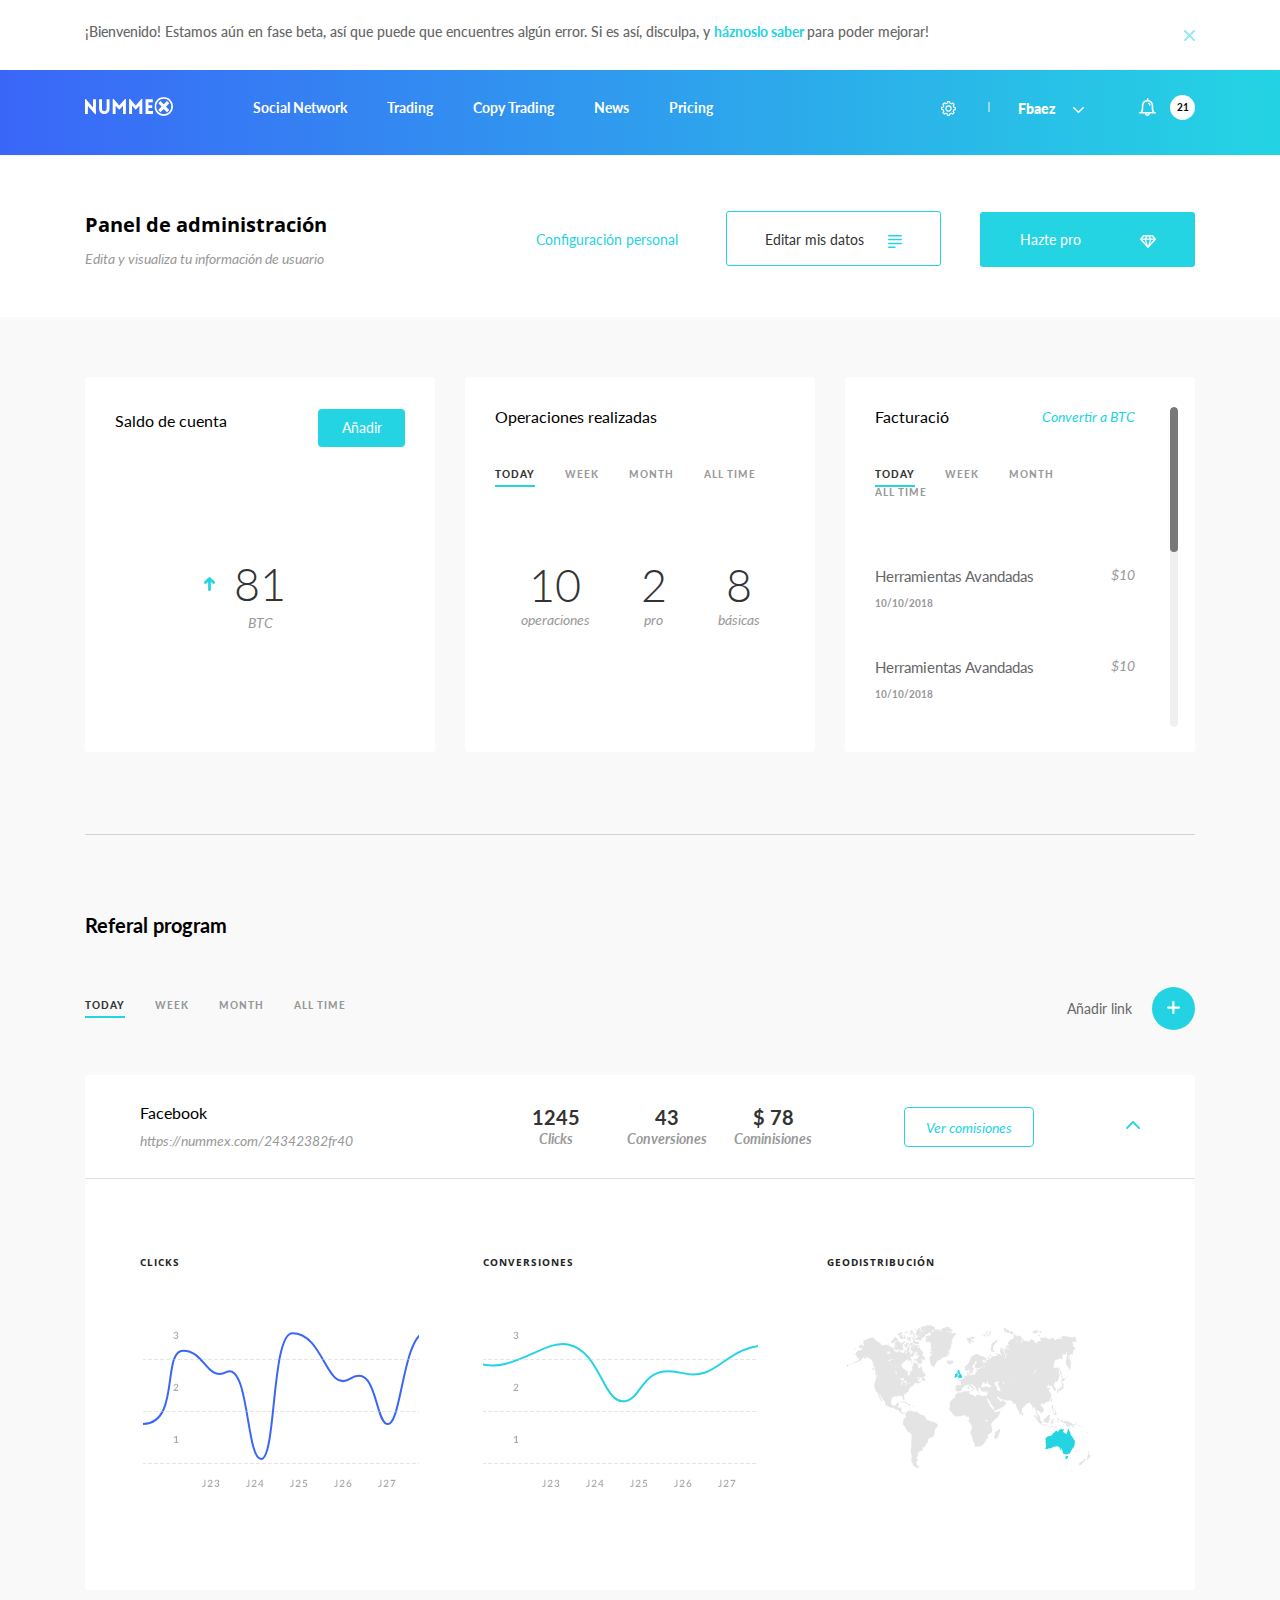
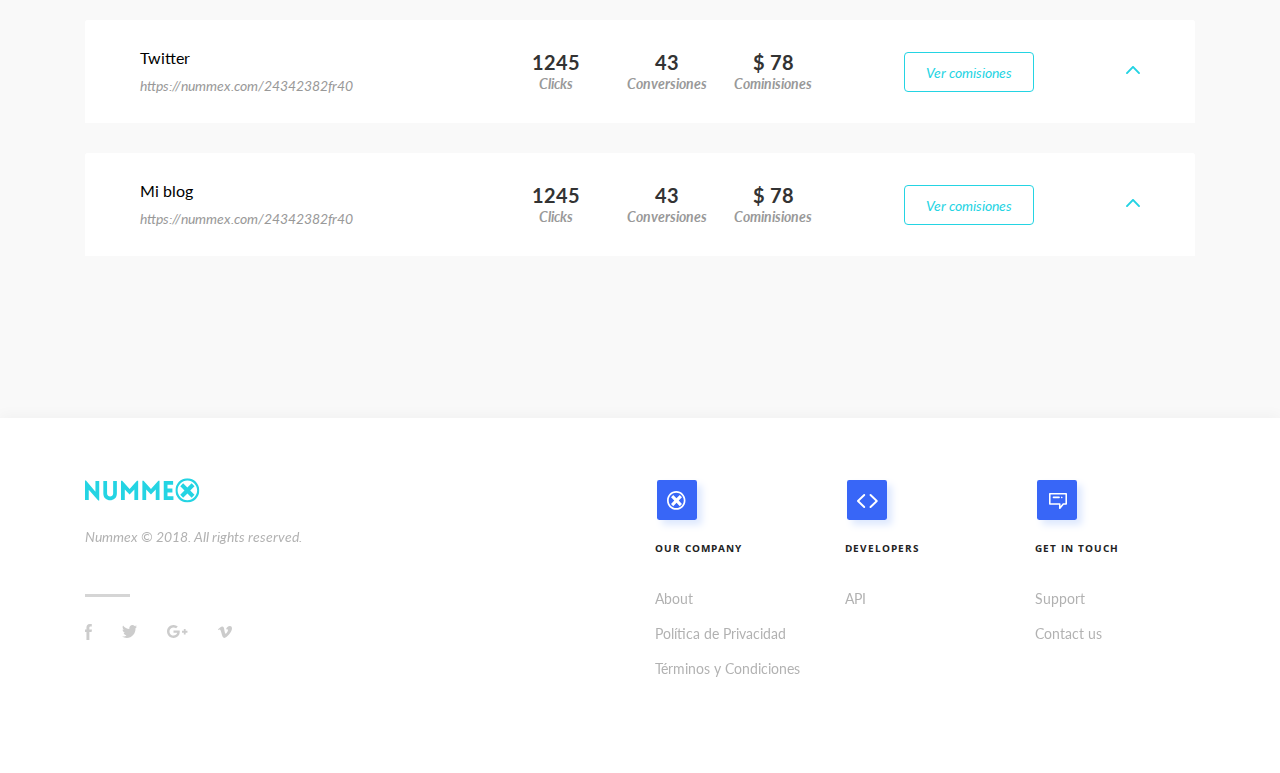
<file: paneladmin.html>
<!DOCTYPE html>
<html lang="en">

    <head>

        <!-- Meta -->
        <meta charset="utf-8">
        <meta name="viewport" content="width=device-width, initial-scale=1, shrink-to-fit=no">
        <meta name="description" content="">
        <meta name="author" content="">


        <title>  Panel Admin   || Numme </title>

        <!-- Bootstrap CSS -->
        <link href="css/bootstrap.min.css" rel="stylesheet">  
        <link href="css/owl.carousel.min.css" rel="stylesheet">  
        <link href="css/owl.theme.default.min.css" rel="stylesheet">  
        <link href="css/jquery.scrollbar.css" rel="stylesheet">  
        <link rel="stylesheet" href="css/fontawesome.min.css"> 

        <!-- Google fonts CSS -->

        <link href="https://fonts.googleapis.com/css?family=Lato:100,300,400,700,900|Open+Sans:300,400,600,700,800" rel="stylesheet">


        <!-- Main Styles CSS -->
        <link href="css/style.css" rel="stylesheet">
        <link href="css/responsive.css" rel="stylesheet">
    </head>
    <body class="trading-page paneladmin-page">
        <div class="wrapper">
            <div class="alert alert-dismissible fade show" role="alert">
                <div class="container">
                    <div class="row">
                        <div class="col-12">
                            <div class="text-box">
                                <p>¡Bienvenido! Estamos aún en fase beta, así que puede que encuentres algún error. Si es así, disculpa, y <strong> háznoslo saber </strong>para poder mejorar!</p>
                                <button type="button" id="close" class="close" data-dismiss="alert" aria-label="Close">
                                    <span aria-hidden="true"><img src="img/cross-icon.svg"  alt=""/></span>
                                </button>
                            </div>
                        </div>
                    </div>
                </div>
            </div>
            <header class="header header-second">
                <div class="container">
                    <div class="row">
                        <div class="col-12">
                            <div class="header-inner">
                                <div class="header-logo">
                                    <a href="index.html"><img src="img/logo.svg" alt="" /></a>
                                </div>
                                <div class="header-nave">
                                    <ul class="navbar-nav mr-auto">
                                        <li class="nav-item">
                                            <a class="nav-link" href="social-network.html">Social Network</a>
                                        </li>
                                        <li class="nav-item">
                                            <a class="nav-link" href="trading.html">Trading</a>
                                        </li>
                                        <li class="nav-item">
                                            <a class="nav-link" href="trading-copy.html">Copy Trading</a>
                                        </li>
                                        <li class="nav-item">
                                            <a class="nav-link" href="news.html">News</a>
                                        </li>
                                        <li class="nav-item">
                                            <a class="nav-link" href="pricing.html">Pricing</a>
                                        </li>
                                    </ul>
                                    <div class="login-right">
                                        <ul>
                                            <li class="dropdown setting">
                                                <a href="#" id="dropdownMenuButton6" data-toggle="dropdown"><img src="img/gear-icon.svg" alt="" /></a>
                                                <div class="dropdown-menu" aria-labelledby="dropdownMenuButton6">
                                                    <div class="content">
                                                        <div class="demo">
                                                            <div class="scrollbar-inner">
                                                                <div class="visualizattion">
                                                                    <h3>VISUALIZATION</h3>
                                                                    <div class="visualizattion-box">
                                                                        <p>Dark Mode</p>
                                                                        <label class="switch">
                                                                            <input type="checkbox">
                                                                            <span class="slider round"></span>
                                                                        </label>
                                                                    </div>  
                                                                </div>  
                                                                <div class="language">
                                                                    <h3>LANGUAGE</h3>
                                                                    <form action="#">
                                                                        <input type="text" class="form-control" placeholder="Buscar …" />
                                                                        <ul class="buy-alarm">
                                                                            <li>
                                                                                <input type="radio" id="test1" name="radio-group" checked>
                                                                                <label for="test1">English</label>
                                                                            </li>
                                                                            <li>
                                                                                <input type="radio" id="test2" name="radio-group">
                                                                                <label for="test2">Spanish</label>
                                                                            </li>
                                                                            <li>
                                                                                <input type="radio" id="test3" name="radio-group">
                                                                                <label for="test3">French</label>
                                                                            </li>
                                                                            <li>
                                                                                <input type="radio" id="test4" name="radio-group">
                                                                                <label for="test4">United State</label>
                                                                            </li>
                                                                            <li>
                                                                                <input type="radio" id="test5" name="radio-group">
                                                                                <label for="test5">Japanese</label>
                                                                            </li>
                                                                            <li>
                                                                                <input type="radio" id="test6" name="radio-group">
                                                                                <label for="test6">Spanish</label>
                                                                            </li>
                                                                            <li>
                                                                                <input type="radio" id="test7" name="radio-group">
                                                                                <label for="test7">Urdu</label>
                                                                            </li>
                                                                        </ul> 
                                                                    </form>
                                                                </div>
                                                            </div>
                                                        </div>
                                                    </div>
                                                </div>
                                            </li>
                                            <li class="dropdown">
                                                <a href="#" id="dropdownMenuButton2" data-toggle="dropdown" aria-haspopup="true" aria-expanded="false">Fbaez <img src="img/down-arrow-white.png" alt="" /></a>
                                                <div class="dropdown-menu" aria-labelledby="dropdownMenuButton2">
                                                    <ul>
                                                        <li><a href="#"><img src="img/document-blue.png" alt=""/> Editar datos personales</a></li>
                                                        <li><a href="#"><img src="img/view-thumb-blue.png" alt=""/> Panel Administrador</a></li>
                                                        <li><a href="#"><img src="img/gear-blue.png" alt=""/> Configuración personal</a></li>
                                                        <li><a href="#"><img src="img/graph-bar-blue.png" alt=""/> Portfolio</a></li>
                                                        <li><a href="#"><img src="img/jewel-blue.png" alt=""/> Hacerte PRO</a></li>
                                                        <li><a href="#"><img src="img/skip-icon.png" alt=""/> Cerrar Sesión</a></li>
                                                    </ul>
                                                </div>
                                            </li>
                                            <li>
                                                <a id="notification-menu" href="#"><img  class="bell-icon" src="img/bell-icon-white.svg" alt="" /></a> <span class="count">21</span>
                                                <div class="notification-submenu">
                                                    <ul>
                                                        <li>El <strong>Bitcoin</strong> ha subido hasta los $13.455</li>
                                                        <li><strong>Ethereum</strong> ha bajado un 1,6%
                                                            en las últimas 24 horas.</li>
                                                        <li><strong>Ethereum</strong> ha bajado un 1,6%
                                                            en las últimas 24 horas.</li>
                                                    </ul>
                                                    <div class="cnfigurar-avisos">
                                                        <a href="#"><img src="img/toggles-icon.png" alt="" />Configurar mis avisos</a>
                                                    </div>
                                                </div>
                                            </li>
                                        </ul>
                                        <div class="menu-icon">
                                            <a href="#"><img src="img/menu-icon.png" alt="" /></a>
                                        </div>
                                    </div>
                                </div>
                            </div>
                        </div>
                    </div>
                </div>
            </header>  
            <section class="trading-banner">
                <div class="container">
                    <div class="row">
                        <div class="col-12">
                            <div class="trading-banner-inner">
                                <div class="title">
                                    <h2>Panel de administración</h2>
                                    <p>Edita y visualiza tu información de usuario</p>
                                </div>
                                <div class="panel-administrac">  
                                    <a class="personal-conf" href="#">Configuración personal</a>
                                    <div class="panel-administrac-inner">
                                        <a class="editar-mis" href="#" data-toggle="modal" data-target="#exampleModal">Editar mis datos <img src="img/align-justify-icon.svg" alt="" /></a>
                                        <a class="hazte-pro" href="#" data-toggle="modal" data-target="#exampleModal2">Hazte pro <img src="img/jewel-icon.svg" alt="" /></a>
                                    </div>
                                </div>
                            </div>
                        </div>
                    </div>
                </div>
            </section> 
            <section class="paneladmin-sec">
                <div class="container">
                    <div class="row">
                        <div class="col-12">
                            <div class="paneladmin-account">
                                <div class="row">
                                    <div class="col-12">
                                        <div class="paneladmin-account-owl owl-carousel owl-theme">
                                            <div class="item">
                                                <div class="paneladmin-account-box">
                                                    <div class="account-title">
                                                        <h3>Saldo de cuenta</h3>
                                                        <div class="dropdown">
                                                            <a class="anadir" href="#" id="dropdownMenuButton" data-toggle="dropdown" aria-haspopup="true" aria-expanded="false">Añadir</a>
                                                            <div class="dropdown-menu saldo-dropdown" aria-labelledby="dropdownMenuButton">
                                                                <h4>ANADIAR SALDO</h4>
                                                                <form>
                                                                    <div class="form-group">
                                                                        <label>DIRECCIÓN BITCOIN</label>
                                                                        <input type="text" class="form-control" placeholder="bc1qar0srrr7xfkvy5l643lydnw9re59gtzzwf5mdq" />
                                                                        <input type="submit" class="btn-defult"  value="Añadir saldo"/>
                                                                    </div>
                                                                </form>
                                                            </div>
                                                        </div>
                                                    </div>
                                                    <div class="acount-balance">
                                                        <h3>81</h3>
                                                        <span>BTC</span>
                                                    </div>
                                                </div>
                                            </div>
                                            <div class="item">
                                                <div class="paneladmin-account-box">
                                                    <div class="account-title">
                                                        <h3>Operaciones realizadas</h3> 
                                                    </div>
                                                    <div class="operations-carried">
                                                        <div class="multipal-tabs">
                                                            <ul class="nav nav-pills" id="pills-tab" role="tablist">
                                                                <li class="nav-item">
                                                                    <a class="nav-link active" id="pills-home-tab" data-toggle="pill" href="#pills-home" role="tab" aria-controls="pills-home" aria-selected="true">TODAY</a>
                                                                </li>
                                                                <li class="nav-item">
                                                                    <a class="nav-link" id="pills-profile-tab" data-toggle="pill" href="#pills-profile" role="tab" aria-controls="pills-profile" aria-selected="false">WEEK</a>
                                                                </li>
                                                                <li class="nav-item">
                                                                    <a class="nav-link" id="pills-contact-tab" data-toggle="pill" href="#pills-contact" role="tab" aria-controls="pills-contact" aria-selected="false">MONTH</a>
                                                                </li>
                                                                <li class="nav-item">
                                                                    <a class="nav-link" id="pills-times-tab" data-toggle="pill" href="#pills-times" role="tab" aria-controls="pills-times" aria-selected="false">ALL TIME</a>
                                                                </li>
                                                            </ul>
                                                        </div>
                                                        <div class="tab-content" id="pills-tabContent">
                                                            <div class="tab-pane fade show active" id="pills-home" role="tabpanel" aria-labelledby="pills-home-tab">
                                                                <div class="operations-carried-inner">
                                                                    <ul>
                                                                        <li>
                                                                            10
                                                                            <span>operaciones</span>
                                                                        </li>
                                                                        <li>
                                                                            2
                                                                            <span>pro</span>
                                                                        </li>
                                                                        <li>
                                                                            8
                                                                            <span>básicas</span>
                                                                        </li>
                                                                    </ul>
                                                                </div>
                                                            </div>
                                                            <div class="tab-pane fade" id="pills-profile" role="tabpanel" aria-labelledby="pills-profile-tab">...</div>
                                                            <div class="tab-pane fade" id="pills-contact" role="tabpanel" aria-labelledby="pills-contact-tab">...</div>
                                                            <div class="tab-pane fade" id="pills-times" role="tabpanel" aria-labelledby="pills-times-tab">...</div>
                                                        </div>
                                                    </div>
                                                </div>
                                            </div>
                                            <div class="item">
                                                <div class="paneladmin-account-box paneladmin-billing">
                                                    <div class="billing-sec content">
                                                        <div class="demo">
                                                            <div class="scrollbar-inner">
                                                                <div class="account-title">
                                                                    <h3>Facturació</h3>
                                                                    <a href="#">Convertir a BTC</a>
                                                                </div>
                                                                <div class="operations-carried ">
                                                                    <div class="multipal-tabs">
                                                                        <ul class="nav nav-pills" id="pills-tab2" role="tablist">
                                                                            <li class="nav-item">
                                                                                <a class="nav-link active" id="pills-home2-tab" data-toggle="pill" href="#pills-home2" role="tab" aria-controls="pills-home2" aria-selected="true">TODAY</a>
                                                                            </li>
                                                                            <li class="nav-item">
                                                                                <a class="nav-link" id="pills-profile3-tab" data-toggle="pill" href="#pills-profile3" role="tab" aria-controls="pills-profile3" aria-selected="false">WEEK</a>
                                                                            </li>
                                                                            <li class="nav-item">
                                                                                <a class="nav-link" id="pills-contact4-tab" data-toggle="pill" href="#pills-contact4" role="tab" aria-controls="pills-contact4" aria-selected="false">MONTH</a>
                                                                            </li>
                                                                            <li class="nav-item">
                                                                                <a class="nav-link" id="pills-times5-tab" data-toggle="pill" href="#pills-times5" role="tab" aria-controls="pills-times5" aria-selected="false">ALL TIME</a>
                                                                            </li>
                                                                        </ul>
                                                                    </div>
                                                                    <div class="tab-content" id="pills-tabContent2">
                                                                        <div class="tab-pane fade show active" id="pills-home2" role="tabpanel" aria-labelledby="pills-home-tab">
                                                                            <div class="account-billing">
                                                                                <div class="account-billing-box">
                                                                                    <h3>Herramientas Avandadas <span>$10</span></h3>
                                                                                    <p>10/10/2018</p>
                                                                                </div>
                                                                                <div class="account-billing-box">
                                                                                    <h3>Herramientas Avandadas <span>$10</span></h3>
                                                                                    <p>10/10/2018</p>
                                                                                </div>
                                                                                <div class="account-billing-box">
                                                                                    <h3>Herramientas Avandadas <span>$10</span></h3>
                                                                                    <p>10/10/2018</p>
                                                                                </div>
                                                                                <div class="account-billing-box">
                                                                                    <h3>Herramientas Avandadas <span>$10</span></h3>
                                                                                    <p>10/10/2018</p>
                                                                                </div>
                                                                                <div class="account-billing-box">
                                                                                    <h3>Herramientas Avandadas <span>$10</span></h3>
                                                                                    <p>10/10/2018</p>
                                                                                </div>
                                                                                <div class="account-billing-box">
                                                                                    <h3>Herramientas Avandadas <span>$10</span></h3>
                                                                                    <p>10/10/2018</p>
                                                                                </div>
                                                                            </div> 
                                                                        </div>
                                                                        <div class="tab-pane fade" id="pills-profile3" role="tabpanel" aria-labelledby="pills-profile3-tab">...</div>
                                                                        <div class="tab-pane fade" id="pills-contact4" role="tabpanel" aria-labelledby="pills-contact4-tab">...</div>
                                                                        <div class="tab-pane fade" id="pills-times5" role="tabpanel" aria-labelledby="pills-times5-tab">...</div>
                                                                    </div>
                                                                </div>
                                                            </div>
                                                        </div>
                                                    </div>
                                                </div>
                                            </div> 
                                        </div>
                                    </div>
                                </div>
                            </div>
                            <div class="referal-program">
                                <div class="row">
                                    <div class="col-12">
                                        <h3 class="clearfix">Referal program </h3>
                                        <div class="referal-program-inner">
                                            <div class="multipal-tabs">
                                                <ul class="nav nav-pills" id="pills-tab5" role="tablist">
                                                    <li class="nav-item">
                                                        <a class="nav-link active" id="pills-referal1-tab" data-toggle="pill" href="#pills-referal1" role="tab" aria-controls="pills-referal1" aria-selected="true">TODAY</a>
                                                    </li>
                                                    <li class="nav-item">
                                                        <a class="nav-link" id="pills-referal2-tab" data-toggle="pill" href="#pills-referal2" role="tab" aria-controls="pills-referal2" aria-selected="false">WEEK</a>
                                                    </li>
                                                    <li class="nav-item">
                                                        <a class="nav-link" id="pills-referal3-tab" data-toggle="pill" href="#pills-referal3" role="tab" aria-controls="pills-referal3" aria-selected="false">MONTH</a>
                                                    </li>
                                                    <li class="nav-item">
                                                        <a class="nav-link" id="pills-referal4-tab" data-toggle="pill" href="#pills-referal4" role="tab" aria-controls="pills-times" aria-selected="false">ALL TIME</a>
                                                    </li>
                                                </ul>
                                                <div class="dropdown">
                                                    <p id="dropdownMenuLink"   data-toggle="dropdown"><span>Añadir link</span><a href="#" ><img src="img/plusicon.svg" alt=""></a></p>
                                                    <div class="dropdown-menu saldo-dropdown" aria-labelledby="dropdownMenuLink">
                                                        <h4>AÑADIR LINK</h4>
                                                        <form>
                                                            <div class="form-group">
                                                                <label>ALIAS</label>
                                                                <input type="text" class="form-control" placeholder="Facebook" />
                                                                <input type="submit" class="btn-defult"  value="Generar link"/>
                                                            </div>
                                                        </form>
                                                    </div>
                                                </div>
                                            </div>
                                            <div class="tab-content" id="pills-tabContent5">
                                                <div class="tab-pane fade show active" id="pills-referal1" role="tabpanel" aria-labelledby="pills-referal1-tab">
                                                    <div class="referal-program-inner-box">
                                                        <div class="mobile-version">
                                                            <div class="referal-mobile-owl owl-carousel owl-theme">
                                                                <div class="item">
                                                                    <div class="card">
                                                                        <div class="card-header active">
                                                                            <div class="socail-link">
                                                                                Facebook
                                                                                <a href="#">
                                                                                    <img src="img/down-arrow.png" alt="" />
                                                                                </a> 
                                                                            </div>
                                                                        </div> 
                                                                        <div class="card-boday">
                                                                            <div class="row">
                                                                                <div class="col-12">
                                                                                    <div class="socail-link">
                                                                                        <a href="#">https://nummex.com/24342382fr40</a>
                                                                                    </div>
                                                                                    <div class="socail-click">
                                                                                        <ul>
                                                                                            <li>
                                                                                                1245
                                                                                                <span>Clicks</span>
                                                                                            </li>
                                                                                            <li>
                                                                                                43
                                                                                                <span>Conversiones</span>
                                                                                            </li>
                                                                                            <li>
                                                                                                $ 78
                                                                                                <span>Cominisiones</span>
                                                                                            </li>
                                                                                        </ul>
                                                                                    </div>
                                                                                </div>
                                                                            </div>
                                                                            <div class="referal-program-graph">
                                                                                <div class="row">
                                                                                    <div class="col-md-12">
                                                                                        <div class="referal-program-graph-box">
                                                                                            <div class="text-box">
                                                                                                <h4>CONVERSIONES</h4>
                                                                                            </div>
                                                                                            <div class="imnage-holder">
                                                                                                <img class="img-fluid" src="img/click-graph-img2.png" alt="" />
                                                                                            </div>
                                                                                        </div>
                                                                                    </div>
                                                                                </div>
                                                                            </div>
                                                                        </div>
                                                                    </div>
                                                                </div>
                                                                <div class="item">
                                                                    <div class="card">
                                                                        <div class="card-header active">
                                                                            <div class="socail-link">
                                                                                Twitter
                                                                                <a href="#">
                                                                                    <img src="img/down-arrow.png" alt="" />
                                                                                </a> 
                                                                            </div>
                                                                        </div> 
                                                                        <div class="card-boday">
                                                                            <div class="row">
                                                                                <div class="col-12">
                                                                                    <div class="socail-link">
                                                                                        <a href="#">https://nummex.com/24342382fr40</a>
                                                                                    </div>
                                                                                    <div class="socail-click">
                                                                                        <ul>
                                                                                            <li>
                                                                                                1245
                                                                                                <span>Clicks</span>
                                                                                            </li>
                                                                                            <li>
                                                                                                43
                                                                                                <span>Conversiones</span>
                                                                                            </li>
                                                                                            <li>
                                                                                                $ 78
                                                                                                <span>Cominisiones</span>
                                                                                            </li>
                                                                                        </ul>
                                                                                    </div>
                                                                                </div>
                                                                            </div>
                                                                            <div class="referal-program-graph">
                                                                                <div class="row">
                                                                                    <div class="col-md-12">
                                                                                        <div class="referal-program-graph-box">
                                                                                            <div class="text-box">
                                                                                                <h4>CLICKS</h4>
                                                                                            </div>
                                                                                            <div class="imnage-holder">
                                                                                                <img class="img-fluid" src="img/click-graph-img1.png" alt="" />
                                                                                            </div>
                                                                                        </div>
                                                                                    </div>
                                                                                </div>
                                                                            </div>
                                                                        </div>
                                                                    </div>
                                                                </div>
                                                                <div class="item">
                                                                    <div class="card">
                                                                        <div class="card-header active">
                                                                            <div class="socail-link">
                                                                                Mi blog
                                                                                <a href="#">
                                                                                    <img src="img/down-arrow.png" alt="" />
                                                                                </a> 
                                                                            </div>
                                                                        </div> 
                                                                        <div class="card-boday">
                                                                            <div class="row">
                                                                                <div class="col-12">
                                                                                    <div class="socail-link">
                                                                                        <a href="#">https://nummex.com/24342382fr40</a>
                                                                                    </div>
                                                                                    <div class="socail-click">
                                                                                        <ul>
                                                                                            <li>
                                                                                                1245
                                                                                                <span>Clicks</span>
                                                                                            </li>
                                                                                            <li>
                                                                                                43
                                                                                                <span>Conversiones</span>
                                                                                            </li>
                                                                                            <li>
                                                                                                $ 78
                                                                                                <span>Cominisiones</span>
                                                                                            </li>
                                                                                        </ul>
                                                                                    </div>
                                                                                </div>
                                                                            </div>
                                                                            <div class="referal-program-graph">
                                                                                <div class="row">
                                                                                    <div class="col-md-12">
                                                                                        <div class="referal-program-graph-box">
                                                                                            <div class="text-box">
                                                                                                <h4>GEODISTRIBUCIÓN</h4>
                                                                                            </div>
                                                                                            <div class="imnage-holder">
                                                                                                <img class="img-fluid" src="img/click-graph-img3.png" alt="" />
                                                                                            </div>
                                                                                        </div>
                                                                                    </div>
                                                                                </div>
                                                                            </div>
                                                                        </div>
                                                                    </div>
                                                                </div> 
                                                            </div>
                                                        </div>
                                                        <div class="dasktop-version">
                                                            <div class="accordion" id="accordionExample">
                                                                <div class="card">
                                                                    <div class="card-header" id="headingOne" data-toggle="collapse" data-target="#collapseOne">
                                                                        <div class="socail-link">
                                                                            Facebook
                                                                            <a href="#">https://nummex.com/24342382fr40</a>
                                                                        </div>
                                                                        <div class="socail-click">
                                                                            <ul>
                                                                                <li>
                                                                                    1245
                                                                                    <span>Clicks</span>
                                                                                </li>
                                                                                <li>
                                                                                    43
                                                                                    <span>Conversiones</span>
                                                                                </li>
                                                                                <li>
                                                                                    $ 78
                                                                                    <span>Cominisiones</span>
                                                                                </li>
                                                                            </ul>
                                                                        </div>
                                                                        <div class="comisiones-btn">
                                                                            <a class="dropdown-slide" href="#">Ver comisiones</a>
                                                                            <div class="comisiones-btn-dropdown">
                                                                                <div class="content">
                                                                                    <div class="demo">
                                                                                        <div class="scrollbar-inner">
                                                                                            <h3>COMISIONES</h3>
                                                                                            <ul>
                                                                                                <li>
                                                                                                    <h4>Lorem ipsum <span>$10</span></h4>
                                                                                                    <p>Abonada</p>
                                                                                                </li>
                                                                                                <li>
                                                                                                    <h4>Lorem ipsum <span>$10</span></h4>
                                                                                                    <p class="red-color">Pendiente pago</p>
                                                                                                </li>
                                                                                                <li>
                                                                                                    <h4>Lorem ipsum <span>$10</span></h4>
                                                                                                    <p>Abonada</p>
                                                                                                </li>
                                                                                                <li>
                                                                                                    <h4>Lorem ipsum <span>$10</span></h4>
                                                                                                    <p>Abonada</p>
                                                                                                </li>
                                                                                                <li>
                                                                                                    <h4>Lorem ipsum <span>$10</span></h4>
                                                                                                    <p>Abonada</p>
                                                                                                </li>
                                                                                                <li>
                                                                                                    <h4>Lorem ipsum <span>$10</span></h4>
                                                                                                    <p>Abonada</p>
                                                                                                </li>
                                                                                                <li>
                                                                                                    <h4>Lorem ipsum <span>$10</span></h4>
                                                                                                    <p>Abonada</p>
                                                                                                </li>
                                                                                            </ul> 
                                                                                        </div>
                                                                                    </div>
                                                                                </div>
                                                                            </div>
                                                                        </div>
                                                                        <div class="up-arrow">
                                                                            <a href="#"><img src="img/down-arrow.png" alt="" /></a>
                                                                        </div>
                                                                    </div>
                                                                    <div id="collapseOne" class="collapse show" aria-labelledby="headingOne" data-parent="#accordionExample">
                                                                        <div class="card-body">
                                                                            <div class="referal-program-graph">
                                                                                <div class="row">
                                                                                    <div class="col-md-4">
                                                                                        <div class="referal-program-graph-box">
                                                                                            <div class="text-box">
                                                                                                <h4>CLICKS</h4>
                                                                                            </div>
                                                                                            <div class="imnage-holder">
                                                                                                <img class="img-fluid" src="img/click-graph-img1.png" alt="" />
                                                                                            </div>
                                                                                        </div>
                                                                                    </div>
                                                                                    <div class="col-md-4">
                                                                                        <div class="referal-program-graph-box">
                                                                                            <div class="text-box">
                                                                                                <h4>CONVERSIONES</h4>
                                                                                            </div>
                                                                                            <div class="imnage-holder">
                                                                                                <img class="img-fluid" src="img/click-graph-img2.png" alt="" />
                                                                                            </div>
                                                                                        </div>
                                                                                    </div>
                                                                                    <div class="col-md-4">
                                                                                        <div class="referal-program-graph-box">
                                                                                            <div class="text-box">
                                                                                                <h4>GEODISTRIBUCIÓN</h4>
                                                                                            </div>
                                                                                            <div class="imnage-holder">
                                                                                                <img class="img-fluid" src="img/click-graph-img3.png" alt="" />
                                                                                            </div>
                                                                                        </div>
                                                                                    </div>
                                                                                </div>
                                                                            </div>
                                                                        </div>
                                                                    </div>
                                                                </div>
                                                                <div class="card">
                                                                    <div class="card-header" id="headingTwo"  data-toggle="collapse" data-target="#collapseTwo">
                                                                        <div class="socail-link">
                                                                            Twitter
                                                                            <a href="#">https://nummex.com/24342382fr40</a>
                                                                        </div>
                                                                        <div class="socail-click">
                                                                            <ul>
                                                                                <li>
                                                                                    1245
                                                                                    <span>Clicks</span>
                                                                                </li>
                                                                                <li>
                                                                                    43
                                                                                    <span>Conversiones</span>
                                                                                </li>
                                                                                <li>
                                                                                    $ 78
                                                                                    <span>Cominisiones</span>
                                                                                </li>
                                                                            </ul>
                                                                        </div>
                                                                        <div class="comisiones-btn">
                                                                            <a class="dropdown-slide" href="#">Ver comisiones</a>
                                                                            <div class="comisiones-btn-dropdown">
                                                                                <div class="content">
                                                                                    <div class="demo">
                                                                                        <div class="scrollbar-inner">
                                                                                            <h3>COMISIONES</h3>
                                                                                            <ul>
                                                                                                <li>
                                                                                                    <h4>Lorem ipsum <span>$10</span></h4>
                                                                                                    <p>Abonada</p>
                                                                                                </li>
                                                                                                <li>
                                                                                                    <h4>Lorem ipsum <span>$10</span></h4>
                                                                                                    <p class="red-color">Pendiente pago</p>
                                                                                                </li>
                                                                                                <li>
                                                                                                    <h4>Lorem ipsum <span>$10</span></h4>
                                                                                                    <p>Abonada</p>
                                                                                                </li>
                                                                                                <li>
                                                                                                    <h4>Lorem ipsum <span>$10</span></h4>
                                                                                                    <p>Abonada</p>
                                                                                                </li>
                                                                                                <li>
                                                                                                    <h4>Lorem ipsum <span>$10</span></h4>
                                                                                                    <p>Abonada</p>
                                                                                                </li>
                                                                                                <li>
                                                                                                    <h4>Lorem ipsum <span>$10</span></h4>
                                                                                                    <p>Abonada</p>
                                                                                                </li>
                                                                                                <li>
                                                                                                    <h4>Lorem ipsum <span>$10</span></h4>
                                                                                                    <p>Abonada</p>
                                                                                                </li>
                                                                                            </ul> 
                                                                                        </div>
                                                                                    </div>
                                                                                </div>
                                                                            </div>
                                                                        </div>
                                                                        <div class="up-arrow">
                                                                            <a href="#"><img src="img/down-arrow.png" alt="" /></a>
                                                                        </div> 
                                                                    </div>
                                                                    <div id="collapseTwo" class="collapse" aria-labelledby="headingTwo" data-parent="#accordionExample">
                                                                        <div class="card-body">
                                                                            <div class="referal-program-graph">
                                                                                <div class="row">
                                                                                    <div class="col-md-4">
                                                                                        <div class="referal-program-graph-box">
                                                                                            <div class="text-box">
                                                                                                <h4>CLICKS</h4>
                                                                                            </div>
                                                                                            <div class="imnage-holder">
                                                                                                <img class="img-fluid" src="img/click-graph-img1.png" alt="" />
                                                                                            </div>
                                                                                        </div>
                                                                                    </div>
                                                                                    <div class="col-md-4">
                                                                                        <div class="referal-program-graph-box">
                                                                                            <div class="text-box">
                                                                                                <h4>CONVERSIONES</h4>
                                                                                            </div>
                                                                                            <div class="imnage-holder">
                                                                                                <img class="img-fluid" src="img/click-graph-img2.png" alt="" />
                                                                                            </div>
                                                                                        </div>
                                                                                    </div>
                                                                                    <div class="col-md-4">
                                                                                        <div class="referal-program-graph-box">
                                                                                            <div class="text-box">
                                                                                                <h4>GEODISTRIBUCIÓN</h4>
                                                                                            </div>
                                                                                            <div class="imnage-holder">
                                                                                                <img class="img-fluid" src="img/click-graph-img3.png" alt="" />
                                                                                            </div>
                                                                                        </div>
                                                                                    </div>
                                                                                </div>
                                                                            </div>
                                                                        </div>
                                                                    </div>
                                                                </div>
                                                                <div class="card">
                                                                    <div class="card-header" id="headingThree" data-toggle="collapse" data-target="#collapseThree">
                                                                        <div class="socail-link">
                                                                            Mi blog
                                                                            <a href="#">https://nummex.com/24342382fr40</a>
                                                                        </div>
                                                                        <div class="socail-click">
                                                                            <ul>
                                                                                <li>
                                                                                    1245
                                                                                    <span>Clicks</span>
                                                                                </li>
                                                                                <li>
                                                                                    43
                                                                                    <span>Conversiones</span>
                                                                                </li>
                                                                                <li>
                                                                                    $ 78
                                                                                    <span>Cominisiones</span>
                                                                                </li>
                                                                            </ul>
                                                                        </div>
                                                                        <div class="comisiones-btn">
                                                                            <a class="dropdown-slide" href="#">Ver comisiones</a>
                                                                            <div class="comisiones-btn-dropdown">
                                                                                <div class="content">
                                                                                    <div class="demo">
                                                                                        <div class="scrollbar-inner">
                                                                                            <h3>COMISIONES</h3>
                                                                                            <ul>
                                                                                                <li>
                                                                                                    <h4>Lorem ipsum <span>$10</span></h4>
                                                                                                    <p>Abonada</p>
                                                                                                </li>
                                                                                                <li>
                                                                                                    <h4>Lorem ipsum <span>$10</span></h4>
                                                                                                    <p class="red-color">Pendiente pago</p>
                                                                                                </li>
                                                                                                <li>
                                                                                                    <h4>Lorem ipsum <span>$10</span></h4>
                                                                                                    <p>Abonada</p>
                                                                                                </li>
                                                                                                <li>
                                                                                                    <h4>Lorem ipsum <span>$10</span></h4>
                                                                                                    <p>Abonada</p>
                                                                                                </li>
                                                                                                <li>
                                                                                                    <h4>Lorem ipsum <span>$10</span></h4>
                                                                                                    <p>Abonada</p>
                                                                                                </li>
                                                                                                <li>
                                                                                                    <h4>Lorem ipsum <span>$10</span></h4>
                                                                                                    <p>Abonada</p>
                                                                                                </li>
                                                                                                <li>
                                                                                                    <h4>Lorem ipsum <span>$10</span></h4>
                                                                                                    <p>Abonada</p>
                                                                                                </li>
                                                                                            </ul> 
                                                                                        </div>
                                                                                    </div>
                                                                                </div>
                                                                            </div>
                                                                        </div>
                                                                        <div class="up-arrow">
                                                                            <a href="#"><img src="img/down-arrow.png" alt="" /></a>
                                                                        </div> 
                                                                    </div>
                                                                    <div id="collapseThree" class="collapse" aria-labelledby="headingThree" data-parent="#accordionExample">
                                                                        <div class="card-body">
                                                                            <div class="referal-program-graph">
                                                                                <div class="row">
                                                                                    <div class="col-md-4">
                                                                                        <div class="referal-program-graph-box">
                                                                                            <div class="text-box">
                                                                                                <h4>CLICKS</h4>
                                                                                            </div>
                                                                                            <div class="imnage-holder">
                                                                                                <img class="img-fluid" src="img/click-graph-img1.png" alt="" />
                                                                                            </div>
                                                                                        </div>
                                                                                    </div>
                                                                                    <div class="col-md-4">
                                                                                        <div class="referal-program-graph-box">
                                                                                            <div class="text-box">
                                                                                                <h4>CONVERSIONES</h4>
                                                                                            </div>
                                                                                            <div class="imnage-holder">
                                                                                                <img class="img-fluid" src="img/click-graph-img2.png" alt="" />
                                                                                            </div>
                                                                                        </div>
                                                                                    </div>
                                                                                    <div class="col-md-4">
                                                                                        <div class="referal-program-graph-box">
                                                                                            <div class="text-box">
                                                                                                <h4>GEODISTRIBUCIÓN</h4>
                                                                                            </div>
                                                                                            <div class="imnage-holder">
                                                                                                <img class="img-fluid" src="img/click-graph-img3.png" alt="" />
                                                                                            </div>
                                                                                        </div>
                                                                                    </div>
                                                                                </div>
                                                                            </div>    
                                                                        </div>
                                                                    </div>
                                                                </div>
                                                            </div>
                                                        </div>
                                                    </div>
                                                </div>
                                                <div class="tab-pane fade" id="pills-referal2" role="tabpanel" aria-labelledby="pills-referal2-tab">...</div>
                                                <div class="tab-pane fade" id="pills-referal3" role="tabpanel" aria-labelledby="pills-referal3-tab">...</div>
                                                <div class="tab-pane fade" id="pills-referal4" role="tabpanel" aria-labelledby="pills-referal4-tab">...</div>
                                            </div> 
                                        </div>
                                    </div>
                                </div>
                            </div>
                        </div>
                    </div>
                </div>
            </section>
            <footer class="footer">
                <div class="container">
                    <div class="row">
                        <div class="col-xl-6 col-lg-4 col-md-4 order-lg-1 order-md-1 order-sm-4 order-4">
                            <div class="footer-inner footer-first">
                                <div class="footer-logo">
                                    <a href="#"><img src="img/logo-footer.svg" alt="" /></a>
                                </div>
                                <p>Nummex © 2018. All rights reserved.</p>
                                <div class="footer-socail">
                                    <ul class="clearfix">
                                        <li><a href="#"><img src="img/facebook-icon.svg" alt="" /></a></li>
                                        <li><a href="#"><img src="img/twitter-icon.svg" alt="" /></a></li>
                                        <li><a href="#"><img src="img/google-pluse-icon.svg" alt="" /></a></li>
                                        <li><a href="#"><img src="img/vimo-icon.svg" alt="" /></a></li>
                                    </ul>
                                </div>
                            </div>
                        </div>
                        <div class="col-xl-2 col-lg-3 col-md-3 order-lg-2 order-md-2 order-sm-1 order-1">
                            <div class="footer-inner footer-second">
                                <h3 class="dasktop-version">
                                    <img class="company-img" src="img/company-icon.svg" alt="" />
                                    OUR COMPANY 
                                </h3>
                                <h3 class="mobile-version" id="title1">
                                    <img class="company-img" src="img/company-icon.svg" alt="" />
                                    <a href="#">OUR COMPANY <img class="arrow-down" src="img/down-arrow.png" alt="" /></a>
                                </h3>
                                <div id="footer-links1" class="footer-links">
                                    <ul>
                                        <li><a href="#">About</a></li>
                                        <li><a href="#">Política de Privacidad</a></li>
                                        <li><a href="#">Términos y Condiciones</a></li>
                                    </ul>
                                </div>
                            </div>
                        </div>
                        <div class="col-xl-2 col-lg-2 col-md-2 order-lg-3 order-md-3 order-sm-2 order-2">
                            <div class="footer-inner">
                                <h3 class="dasktop-version">
                                    <img class="company-img" src="img/developer-icon.svg" alt="" />
                                    DEVELOPERS  
                                </h3>
                                <h3 class="mobile-version" id="title2">
                                    <img class="company-img" src="img/developer-icon.svg" alt="" />
                                    <a href="#"> DEVELOPERS <img class="arrow-down" src="img/down-arrow.png" alt="" /></a>
                                </h3>
                                <div id="footer-links2" class="footer-links">
                                    <ul>
                                        <li><a href="#">API</a></li> 
                                    </ul>
                                </div>
                            </div>
                        </div>
                        <div class="col-xl-2 col-lg-3 col-md-3 order-lg-4 order-md-4 order-sm-3 order-3">
                            <div class="footer-inner">
                                <h3 class="dasktop-version">
                                    <img class="company-img" src="img/get-in-touch-icon.svg" alt="" />
                                    GET IN TOUCH 
                                </h3>
                                <h3 class="mobile-version" id="title3">
                                    <img class="company-img" src="img/get-in-touch-icon.svg" alt="" />
                                    <a href="#">GET IN TOUCH <img class="arrow-down" src="img/down-arrow.png" alt="" /></a>
                                </h3>
                                <div id="footer-links3" class="footer-links">
                                    <ul>
                                        <li><a href="#">Support</a></li> 
                                        <li><a href="#">Contact us</a></li> 
                                    </ul>
                                </div>
                            </div>
                        </div>
                    </div>
                </div>
            </footer>
            <div class="right-menu">
                <div class="right-menu-nav">
                    <ul>
                        <li class="active"><a href="#">Social Network</a></li>
                        <li><a href="#">Trading</a></li>
                        <li><a href="#">Copy trading</a></li>
                        <li><a href="#">News</a></li>
                        <li><a href="#">Pricing</a></li>
                    </ul>
                </div>
                <div class="login-right">
                    <ul>
                        <li><a id="gear-menu" href="#"><img src="img/gear-icon.svg" alt="" /></a></li>
                        <li><a id="fbaez-menu" href="#">Fbaez <img class="menu-right-icon" src="img/menu-right-icon.svg" alt="" /></a></li> 
                    </ul> 
                </div>
            </div>
        </div>
        <div class="overlay"></div>
        <div class="order-book-modal  trading-graph-modal edit-personal-information">
            <div class="modal fade" id="exampleModal">
                <div class="modal-dialog" role="document">
                    <div class="modal-content">
                        <div class="modal-body">
                            <button type="button" class="close" data-dismiss="modal" aria-label="Close">
                                <span aria-hidden="true"><img src="img/cross-icon-black.svg" alt="" /></span>
                            </button>
                            <div class="login-modal-top">
                                <div class="logo">
                                    <img src="img/logo2.svg" alt="" />
                                </div>
                                <button type="button" class="close" data-dismiss="modal" aria-label="Close">
                                    <span aria-hidden="true"><img src="img/cross-icon.svg" alt="" /></span>
                                </button> 
                            </div>
                            <div class="edit-personal-information-inner">
                                <h3>Edita tus datos personales</h3>
                                <form>
                                    <div class="row">
                                        <div class="col-md-6">
                                            <div class="form-group">
                                                <label>NOMBRE DE USUARIO</label>
                                                <input type="text" class="from-control" placeholder="Fbaezb" />
                                                <span><img src="img/pencil-icon.png" alt="" /></span>
                                            </div>
                                        </div>
                                        <div class="col-md-6"> </div>
                                    </div>
                                    <div class="row">
                                        <div class="col-md-6">
                                            <div class="form-group">
                                                <label>CONTRASEÑ ACTUAL</label>
                                                <input type="text" class="from-control" placeholder="· · · · · · · · · ·" /> 
                                            </div>
                                        </div>
                                        <div class="col-md-6">
                                            <div class="form-group">
                                                <label>NUEVA CONTRASEÑA</label>
                                                <input type="text" class="from-control" placeholder="" /> 
                                            </div>
                                        </div>
                                    </div>
                                    <div class="row">
                                        <div class="col-md-6">
                                            <div class="form-group">
                                                <label>MAIL</label>
                                                <input type="text" class="from-control" placeholder="fernando@gmail.com" /> 
                                                <span><img src="img/pencil-icon.png" alt="" /></span>
                                            </div>
                                        </div>
                                        <div class="col-md-6">
                                            <div class="form-group">
                                                <label>TELEGRAM</label>
                                                <input type="text" class="from-control" placeholder="fbaezb" /> 
                                            </div>
                                        </div>
                                    </div>
                                    <div class="row">
                                        <div class="col-12">
                                            <div class="anadir-dropdown-box">
                                                <h3>API’s</h3>
                                                <ul class="clearfix">
                                                    <li>
                                                        <a href="#">
                                                            <img class="captura-img" src="img/captura-img1.png" alt="">
                                                            <span>
                                                                <img src="img/checkmark-icon.svg" alt="">
                                                            </span>
                                                        </a>
                                                    </li>
                                                    <li class="text-center">
                                                        <a href="#">
                                                            <img class="captura-img" src="img/captura-img2.png" alt="">
                                                            <span>
                                                                <img src="img/checkmark-icon.svg" alt="">
                                                            </span>
                                                        </a>
                                                    </li>
                                                    <li class="text-right">
                                                        <a href="#">
                                                            <img class="captura-img" src="img/captura-img3.png" alt="">
                                                            <span>
                                                                <img src="img/checkmark-icon.svg" alt="">
                                                            </span>
                                                        </a>
                                                    </li>
                                                    <li>
                                                        <a href="#">
                                                            <img class="captura-img" src="img/captura-img1.png" alt="">
                                                            <span>
                                                                <img src="img/checkmark-icon.svg" alt="">
                                                            </span>
                                                        </a>
                                                    </li>
                                                    <li class="text-center">
                                                        <a href="#">
                                                            <img class="captura-img" src="img/captura-img2.png" alt="">
                                                            <span>
                                                                <img src="img/checkmark-icon.svg" alt="">
                                                            </span>
                                                        </a>
                                                    </li>
                                                    <li class="text-right">
                                                        <a href="#">
                                                            <img class="captura-img" src="img/captura-img3.png" alt="">
                                                            <span>
                                                                <img src="img/checkmark-icon.svg" alt="">
                                                            </span>
                                                        </a>
                                                    </li>
                                                    <li>
                                                </ul>
                                            </div>
                                        </div>
                                    </div>
                                    <div class="row"> 
                                        <div class="col-md-12">
                                            <div class="form-group text-right"> 
                                                <a href="#">
                                                    Guardar
                                                    <img src="img/arrow-thin-right.svg" alt="">
                                                </a>
                                            </div>
                                        </div>
                                    </div>
                                </form>
                            </div>
                        </div>

                    </div>
                </div>
            </div>
        </div>
        <div class="order-book-modal trading-graph-modal become-pro-modal">
            <div class="modal fade" id="exampleModal2">
                <div class="modal-dialog" role="document">
                    <div class="modal-content">
                        <div class="modal-body">
                            <button type="button" class="close" data-dismiss="modal" aria-label="Close">
                                <span aria-hidden="true"><img src="img/cross-icon-black.svg" alt="" /></span>
                            </button> 
                            <div class="login-modal-top">
                                <div class="logo">
                                    <img src="img/logo2.svg" alt="" />
                                </div>
                                <button type="button" class="close" data-dismiss="modal" aria-label="Close">
                                    <span aria-hidden="true"><img src="img/cross-icon.svg" alt="" /></span>
                                </button> 
                            </div>
                            <div class="become-pro-inner">
                                <div class="become-pro-hedding">
                                    <h3>Hazte PRO</h3>
                                    <p>Actualmente, tienes el plan Advanced hasta el 18/10/2018
                                        ¿Quieres actualizar a un plan mejor?</p>
                                </div>
                                <div class="row"> 
                                    <div class="col-md-12">
                                        <div class="pricing-box">
                                            <p>FREE</p>
                                            <div class="row">
                                                <div class="col-md-4">
                                                    <h4><small>$</small> 0 <span>/M</span></h4>
                                                </div>
                                                <div class="col-md-8">
                                                    <ul>
                                                        <li>Poner tus propias API's</li>
                                                        <li>Ver tu portafolio</li>
                                                        <li>Publicar en Social Network</li>
                                                        <li  class="cross-red">Hacer trading con herramientas avanzadas</li>
                                                    </ul>
                                                </div>
                                            </div>

                                        </div>
                                    </div> 
                                    <div class="col-md-12">
                                        <div class="pricing-box">
                                            <p>FULL VERSION</p>
                                            <div class="row">
                                                <div class="col-md-4">
                                                    <h4><small>$</small>10 <span>/M</span></h4>
                                                </div>
                                                <div class="col-md-8">
                                                    <ul>
                                                        <li>Poner tus propias API's</li>
                                                        <li>Ver tu portafolio</li>
                                                        <li>Publicar en Social Network</li>
                                                        <li class="cross-red">Hacer trading con herramientas avanzadas</li>
                                                    </ul>
                                                </div>
                                            </div> 
                                        </div>
                                    </div>
                                    <div class="col-md-12">
                                        <div class="pricing-box">
                                            <p>FREE</p>
                                            <div class="row">
                                                <div class="col-md-4">
                                                    <h4><small>$</small> 15 <span>/M</span></h4>
                                                </div>
                                                <div class="col-md-8">
                                                    <ul>
                                                        <li>Poner tus propias API's</li>
                                                        <li>Ver tu portafolio</li>
                                                        <li>Publicar en Social Network</li>
                                                        <li class="cross-red">Hacer trading con herramientas avanzadas</li>
                                                    </ul>
                                                </div>
                                            </div>  
                                        </div>
                                    </div> 
                                </div>
                                <div class="upgrade-btn text-right">
                                    <a href="#" data-toggle="modal" data-dismiss="modal" data-target="#exampleModal3">
                                        Upgrade
                                        <img src="img/arrow-thin-right.svg" alt="">
                                    </a>
                                </div>
                            </div>
                        </div>
                    </div>
                </div>
            </div>
        </div>
        <div class="order-book-modal payment-modal">
            <div class="modal fade" id="exampleModal3">
                <div class="modal-dialog" role="document">
                    <div class="modal-content">
                        <div class="modal-body">
                            <button type="button" class="close" data-dismiss="modal" aria-label="Close">
                                <span aria-hidden="true"><img src="img/cross-icon-black.svg" alt="" /></span>
                            </button> 
                            <div class="login-modal-top">
                                <div class="logo">
                                    <img src="img/logo2.svg" alt="" />
                                </div>
                                <button type="button" class="close" data-dismiss="modal" aria-label="Close">
                                    <span aria-hidden="true"><img src="img/cross-icon.svg" alt="" /></span>
                                </button> 
                            </div>
                            <div class="become-pro-inner">
                                <div class="become-pro-hedding">
                                    <h3>Pago</h3>
                                    <p>Elige el método de pago que más cómodo sea para ti.</p>
                                </div>
                                <div class="payment-method">
                                    <ul class="nav nav-pills" id="pills-tab3" role="tablist">
                                        <li class="nav-item">
                                            <a class="nav-link active" id="pills-Bitcoin-tab" data-toggle="pill" href="#pills-Bitcoin" role="tab" aria-controls="pills-Bitcoin" aria-selected="true">Bitcoin</a>
                                        </li>
                                        <li class="nav-item">
                                            <a class="nav-link" id="pills-Crédito-tab" data-toggle="pill" href="#pills-Crédito" role="tab" aria-controls="pills-Crédito" aria-selected="false">Tarjeta Crédito</a>
                                        </li>
                                        <li class="nav-item">
                                            <a class="nav-link" id="pills-Transferencia-tab" data-toggle="pill" href="#pills-Transferencia" role="tab" aria-controls="pills-Transferencia" aria-selected="false">Transferencia</a>
                                        </li>
                                        <li class="nav-item">
                                            <a class="nav-link" id="pills-Alipay-tab" data-toggle="pill" href="#pills-Alipay" role="tab" aria-controls="pills-Alipay" aria-selected="false">Alipay</a>
                                        </li>
                                    </ul>
                                    <div class="tab-content" id="pills-tabContent3">
                                        <div class="tab-pane fade show active" id="pills-Bitcoin" role="tabpanel" aria-labelledby="pills-Bitcoin-tab">
                                            <div class="payment-method-inner edit-personal-information-inner">
                                                <form>
                                                    <div class="row">
                                                        <div class="col-md-6">
                                                            <div class="form-group">
                                                                <label>TITULAR DE LA TARJETA</label>
                                                                <input type="text" class="from-control" placeholder="Introduce el titular de la tarjeta" />
                                                            </div>
                                                        </div>
                                                        <div class="col-md-6">
                                                            <div class="form-group">
                                                                <label>NÚMERO DE LA TARJETA</label>
                                                                <input type="text" class="from-control" placeholder="Introduce el número de la tarjeta" />
                                                            </div>
                                                        </div>
                                                    </div>
                                                    <div class="row">
                                                        <div class="col-md-6">
                                                            <div class="form-group">
                                                                <label>CVV</label>
                                                                <input type="text" class="from-control" placeholder="Introduce el CVV" /> 
                                                            </div>
                                                        </div>
                                                        <div class="col-md-6">
                                                            <div class="form-group">
                                                                <label>FECHA DE CADUCIDAD</label>
                                                                <input type="text" class="from-control" placeholder="Seleccionar fecha de caducidad" /> 
                                                                <span>
                                                                    <img src="img/calendar-icon.svg" alt="">
                                                                </span>
                                                            </div>
                                                        </div>
                                                    </div> 
                                                    <div class="upgrade-btn text-right">
                                                        <a href="#">
                                                            Pagar
                                                            <img src="img/arrow-thin-right.svg" alt="">
                                                        </a>
                                                    </div>
                                                </form>
                                            </div> 
                                        </div>
                                        <div class="tab-pane fade" id="pills-Crédito" role="tabpanel" aria-labelledby="pills-Crédito-tab">...</div>
                                        <div class="tab-pane fade" id="pills-Transferencia" role="tabpanel" aria-labelledby="pills-Transferencia-tab">...</div>
                                        <div class="tab-pane fade" id="pills-Alipay" role="tabpanel" aria-labelledby="pills-Alipay-tab">...</div>
                                    </div>
                                </div> 
                            </div>
                        </div>
                    </div>
                </div>
            </div>
        </div>
        <div class="Configuration-setting">
            <div class="Configuration-setting-inner">
                <div class="content">
                    <div class="demo">
                        <div class="scrollbar-inner">
                            <div class="visualizattion">
                                <h4>Configuración</h4>
                                <h3>VISUALIZATION</h3>
                                <div class="visualizattion-box">
                                    <p>Dark Mode</p>
                                    <label class="switch">
                                        <input type="checkbox">
                                        <span class="slider round"></span>
                                    </label>
                                </div>  
                            </div>  
                            <div class="language">
                                <h3>LANGUAGE</h3>
                                <form action="#">
                                    <input type="text" class="form-control" placeholder="Buscar …" />
                                    <ul class="buy-alarm">
                                        <li>
                                            <input type="radio" id="testtow" name="radio-group" checked>
                                            <label for="testtow">English</label>
                                        </li>
                                        <li>
                                            <input type="radio" id="testthree" name="radio-group">
                                            <label for="testthree">Spanish</label>
                                        </li>
                                        <li>
                                            <input type="radio" id="testfour" name="radio-group">
                                            <label for="testfour">French</label>
                                        </li>
                                        <li>
                                            <input type="radio" id="testfive" name="radio-group">
                                            <label for="testfive">United State</label>
                                        </li>
                                        <li>
                                            <input type="radio" id="testsix" name="radio-group">
                                            <label for="testsix">Japanese</label>
                                        </li>
                                        <li>
                                            <input type="radio" id="testseven" name="radio-group">
                                            <label for="testseven">Spanish</label>
                                        </li>
                                        <li>
                                            <input type="radio" id="testeight" name="radio-group">
                                            <label for="testeight">Urdu</label>
                                        </li>
                                        <li>
                                            <input type="radio" id="testnin" name="radio-group" checked>
                                            <label for="testnin">English</label>
                                        </li>
                                        <li>
                                            <input type="radio" id="testten" name="radio-group" checked>
                                            <label for="testten">English</label>
                                        </li>
                                    </ul> 
                                </form>
                            </div>
                        </div>
                    </div>
                </div>
            </div>
        </div>
        <div class="fbaez-sidebar">
            <div class="fbaez-back">
                <a  id="fbaez-back" href="#"><img src="img/menu-right-icon.svg" alt="" /> Volver</a>
            </div>
            <div class="text-box">
                <ul>
                    <li><a href="#"> <img src="img/document-white-icon.png" alt="" />Editar datos personales</a></li>
                    <li><a href="#"><img src="img/view-thumb-white-icon.png" alt="" />Panel Administrador</a></li>
                    <li><a href="#"><img src="img/gear-white-icon.png" alt="" />Configuración personal</a></li>
                    <li><a href="#"><img src="img/graph-bar-white-icon.png" alt="" />Portfolio</a></li>
                    <li><a href="#"><img src="img/jewel-white-icon.png" alt="" />Hacerte PRO</a></li> 
                </ul>
            </div>
            <div class="text-inner">
                <a id="skip-sidbar" href="#"><img src="img/skip-white-icon.png" alt="" />Cerrar Sesión</a>
            </div>
        </div>

        <!-- jQuery -->
        <script src="js/jquery-3.2.1.slim.min.js"></script>
        <script src="js/jquery.js"></script>
        <script src="js/popper.min.js"></script>
        <script src="js/bootstrap.min.js"></script>            
        <script src="js/owl.carousel.min.js"></script>            
        <script src="js/jquery.scrollbar.js"></script>            
        <script src="js/custom.js"></script>
    </body>
</html>
</file>
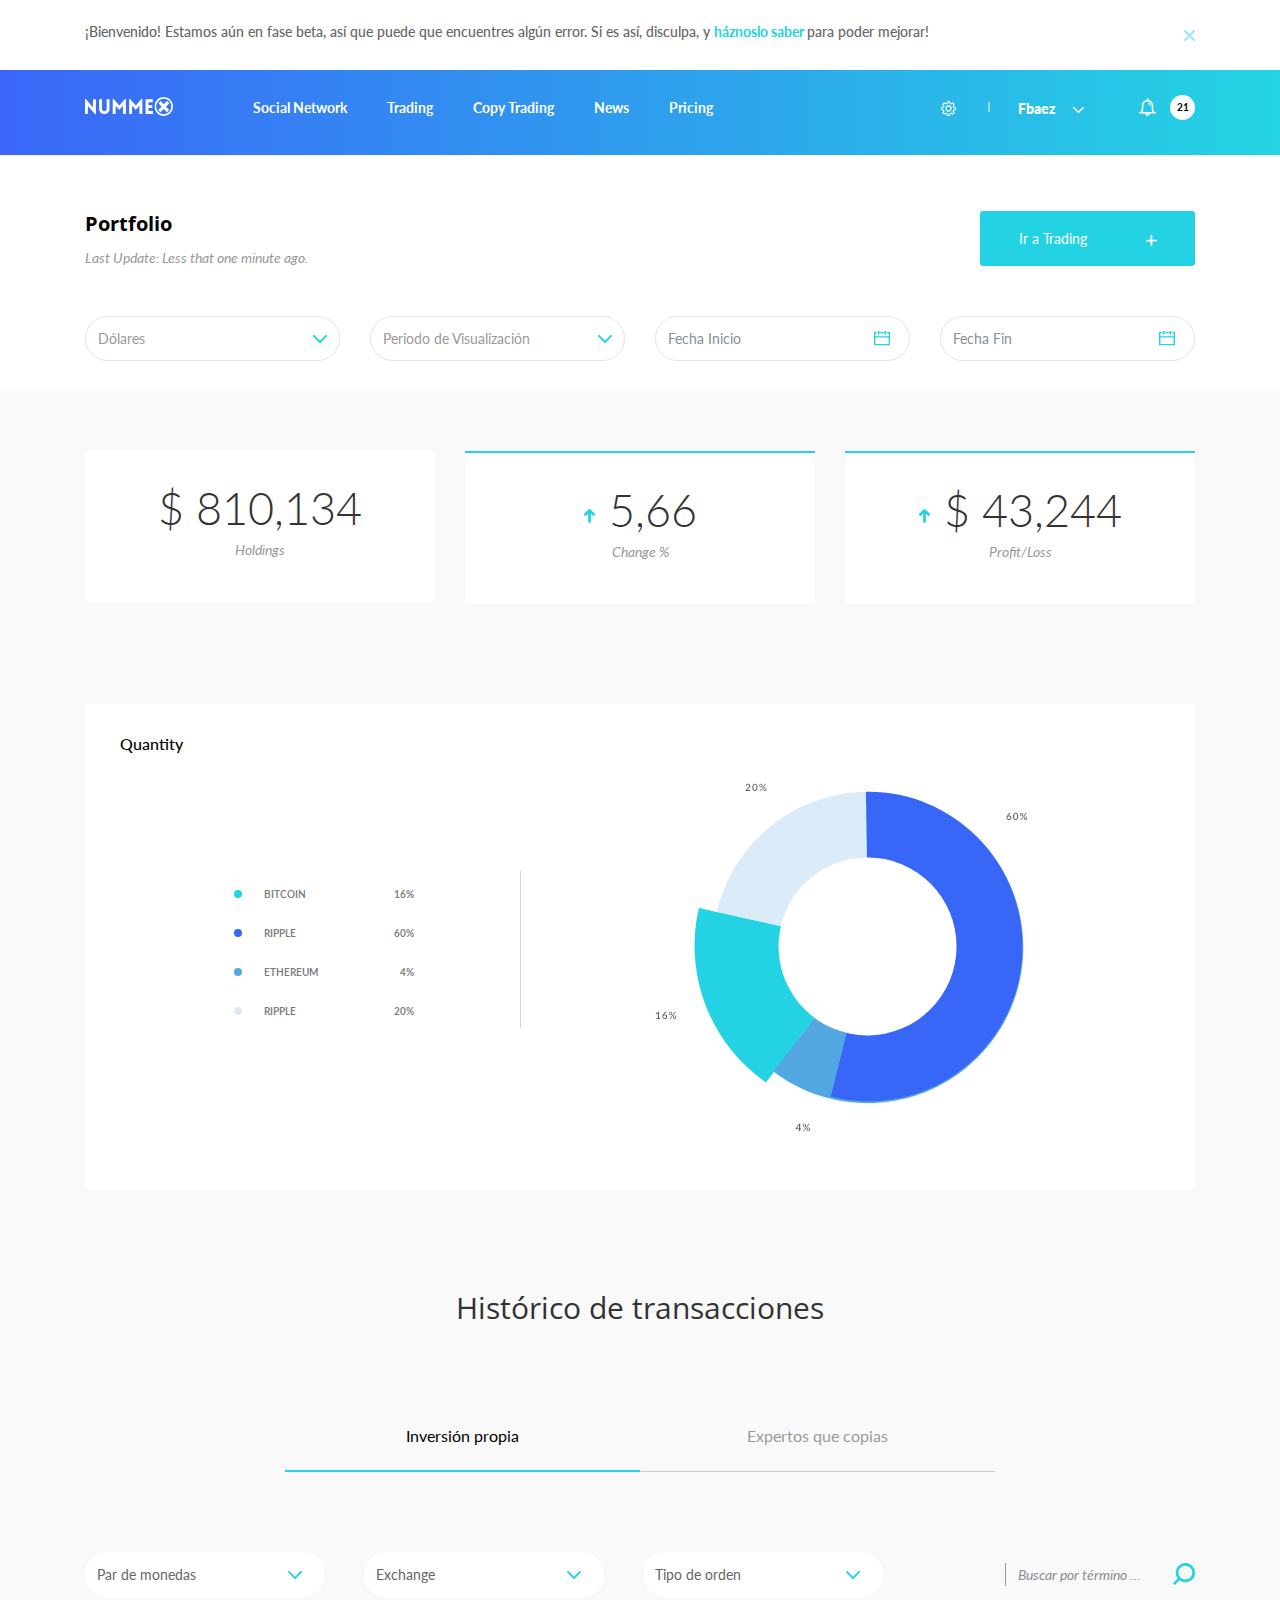
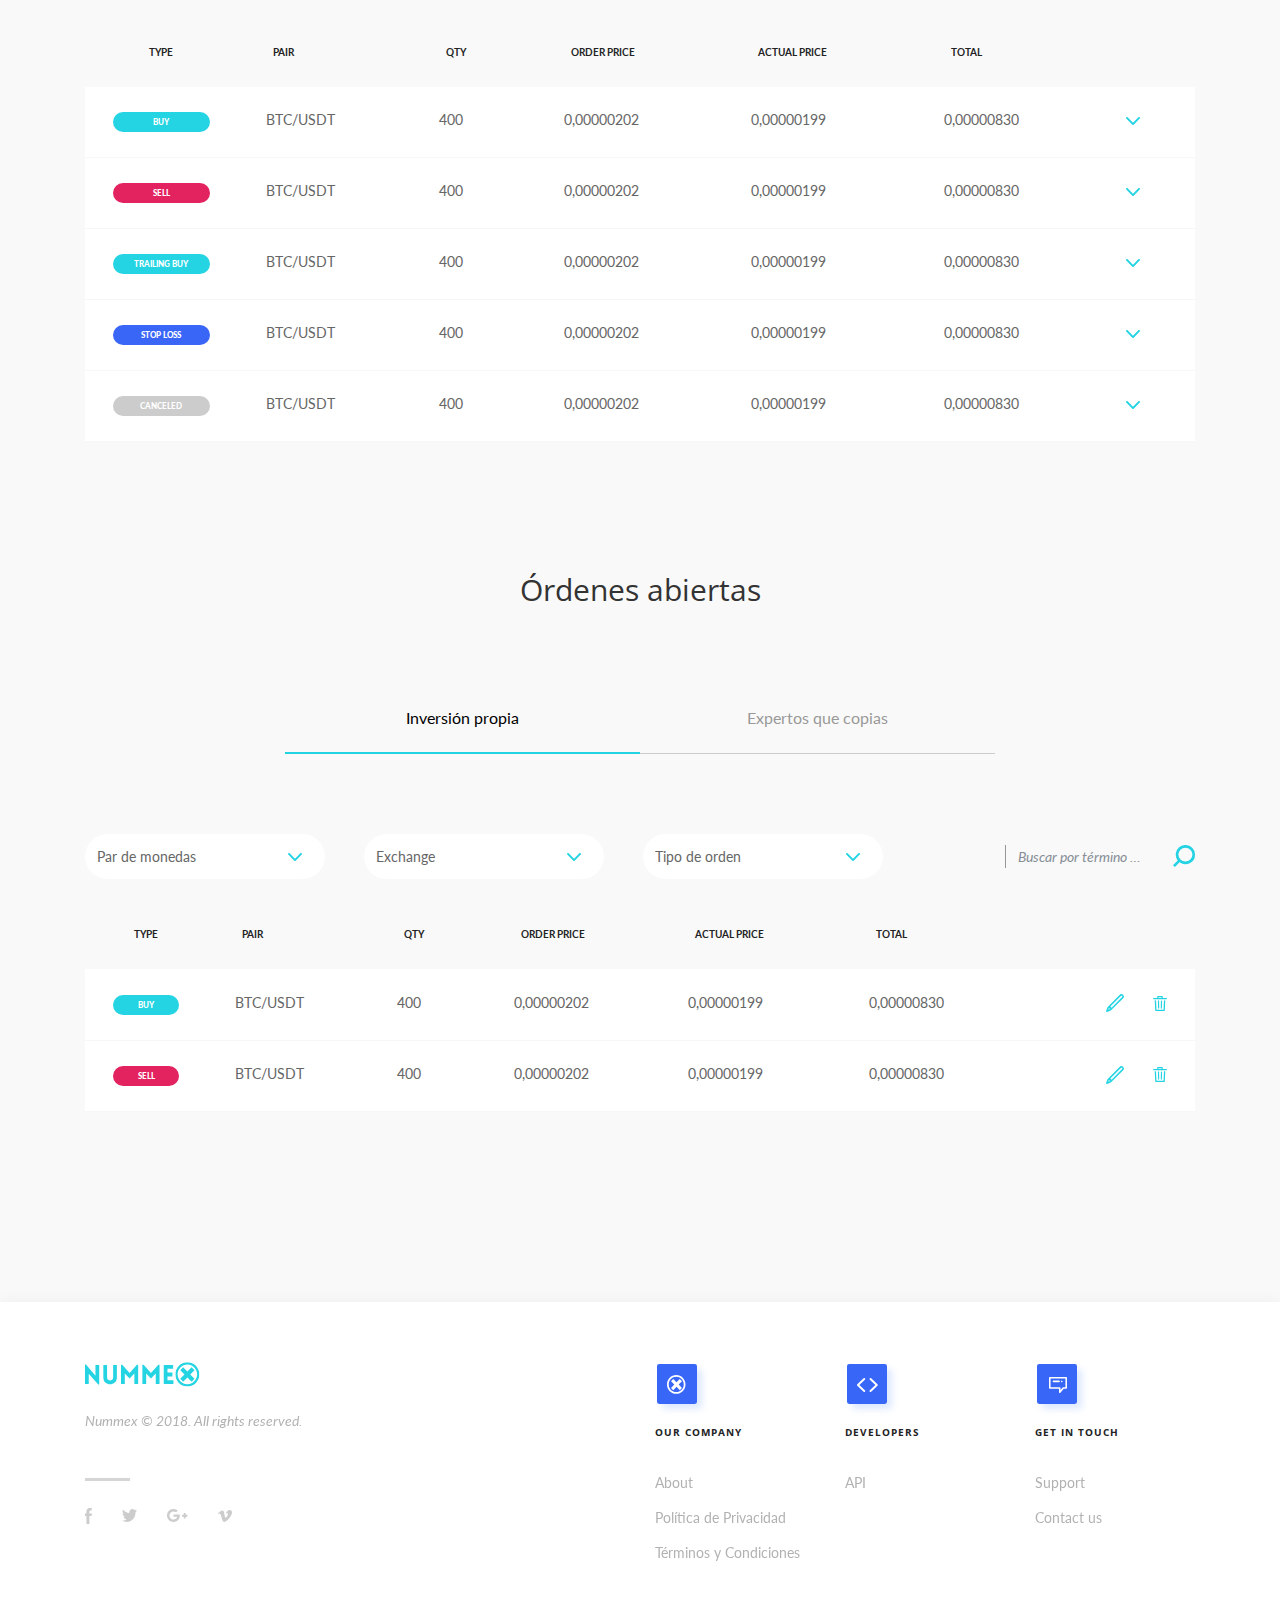
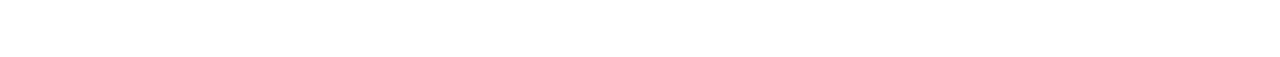
<file: portfolio.html>
<!DOCTYPE html>
<html lang="en">

    <head>

        <!-- Meta -->
        <meta charset="utf-8">
        <meta name="viewport" content="width=device-width, initial-scale=1, shrink-to-fit=no">
        <meta name="description" content="">
        <meta name="author" content="">


        <title>  Portfolio   || Numme </title>

        <!-- Bootstrap CSS -->
        <link href="css/bootstrap.min.css" rel="stylesheet">  
        <link href="css/owl.carousel.min.css" rel="stylesheet">  
        <link href="css/owl.theme.default.min.css" rel="stylesheet">  
        <link href="css/jquery.scrollbar.css" rel="stylesheet">  
        <link rel="stylesheet" href="css/fontawesome.min.css"> 

        <!-- Google fonts CSS -->

        <link href="https://fonts.googleapis.com/css?family=Lato:100,300,400,700,900|Open+Sans:300,400,600,700,800" rel="stylesheet">


        <!-- Main Styles CSS -->
        <link href="css/style.css" rel="stylesheet">
        <link href="css/responsive.css" rel="stylesheet">
    </head>
    <body class="trading-page portfolio-page">

        <div class="wrapper">
            <div class="alert alert-dismissible fade show" role="alert">
                <div class="container">
                    <div class="row">
                        <div class="col-12">
                            <div class="text-box">
                                <p>¡Bienvenido! Estamos aún en fase beta, así que puede que encuentres algún error. Si es así, disculpa, y <strong> háznoslo saber </strong>para poder mejorar!</p>
                                <button type="button" id="close" class="close" data-dismiss="alert" aria-label="Close">
                                    <span aria-hidden="true"><img src="img/cross-icon.svg"  alt=""/></span>
                                </button>
                            </div>
                        </div>
                    </div>
                </div>
            </div>
            <header class="header header-second">
                <div class="container">
                    <div class="row">
                        <div class="col-12">
                            <div class="header-inner">
                                <div class="header-logo">
                                    <a href="index.html"><img src="img/logo.svg" alt="" /></a>
                                </div>
                                <div class="header-nave">
                                    <ul class="navbar-nav mr-auto">
                                        <li class="nav-item">
                                            <a class="nav-link" href="social-network.html">Social Network</a>
                                        </li>
                                        <li class="nav-item">
                                            <a class="nav-link" href="trading.html">Trading</a>
                                        </li>
                                        <li class="nav-item">
                                            <a class="nav-link" href="trading-copy.html">Copy Trading</a>
                                        </li>
                                        <li class="nav-item">
                                            <a class="nav-link" href="news.html">News</a>
                                        </li>
                                        <li class="nav-item">
                                            <a class="nav-link" href="pricing.html">Pricing</a>
                                        </li>
                                    </ul>
                                    <div class="login-right">
                                        <ul>
                                            <li class="dropdown setting">
                                                <a href="#" id="dropdownMenuButton6" data-toggle="dropdown"><img src="img/gear-icon.svg" alt="" /></a>
                                                <div class="dropdown-menu" aria-labelledby="dropdownMenuButton6">
                                                    <div class="content">
                                                        <div class="demo">
                                                            <div class="scrollbar-inner">
                                                                <div class="visualizattion">
                                                                    <h3>VISUALIZATION</h3>
                                                                    <div class="visualizattion-box">
                                                                        <p>Dark Mode</p>
                                                                        <label class="switch">
                                                                            <input type="checkbox">
                                                                            <span class="slider round"></span>
                                                                        </label>
                                                                    </div>  
                                                                </div>  
                                                                <div class="language">
                                                                    <h3>LANGUAGE</h3>
                                                                    <form action="#">
                                                                        <input type="text" class="form-control" placeholder="Buscar …" />
                                                                        <ul class="buy-alarm">
                                                                            <li>
                                                                                <input type="radio" id="test22" name="radio-group" checked>
                                                                                <label for="test2">English</label>
                                                                            </li>
                                                                            <li>
                                                                                <input type="radio" id="test23" name="radio-group">
                                                                                <label for="test23">Spanish</label>
                                                                            </li>
                                                                            <li>
                                                                                <input type="radio" id="test24" name="radio-group">
                                                                                <label for="test24">French</label>
                                                                            </li>
                                                                            <li>
                                                                                <input type="radio" id="test25" name="radio-group">
                                                                                <label for="test25">United State</label>
                                                                            </li>
                                                                            <li>
                                                                                <input type="radio" id="test26" name="radio-group">
                                                                                <label for="test26">Japanese</label>
                                                                            </li>
                                                                            <li>
                                                                                <input type="radio" id="test27" name="radio-group">
                                                                                <label for="test27">Spanish</label>
                                                                            </li>
                                                                            <li>
                                                                                <input type="radio" id="test28" name="radio-group">
                                                                                <label for="test28">Urdu</label>
                                                                            </li>
                                                                        </ul> 
                                                                    </form>
                                                                </div>
                                                            </div>
                                                        </div>
                                                    </div>
                                                </div>
                                            </li>
                                            <li class="dropdown">
                                                <a href="#" id="dropdownMenuButton2" data-toggle="dropdown" aria-haspopup="true" aria-expanded="false">Fbaez <img src="img/down-arrow-white.png" alt="" /></a>
                                                <div class="dropdown-menu" aria-labelledby="dropdownMenuButton2">
                                                    <ul>
                                                        <li><a href="#"><img src="img/document-blue.png" alt=""/> Editar datos personales</a></li>
                                                        <li><a href="#"><img src="img/view-thumb-blue.png" alt=""/> Panel Administrador</a></li>
                                                        <li><a href="#"><img src="img/gear-blue.png" alt=""/> Configuración personal</a></li>
                                                        <li><a href="#"><img src="img/graph-bar-blue.png" alt=""/> Portfolio</a></li>
                                                        <li><a href="#"><img src="img/jewel-blue.png" alt=""/> Hacerte PRO</a></li>
                                                        <li><a href="#"><img src="img/skip-icon.png" alt=""/> Cerrar Sesión</a></li>
                                                    </ul>
                                                </div>
                                            </li>
                                            <li>
                                                <a id="notification-menu" href="#"><img  class="bell-icon" src="img/bell-icon-white.svg" alt="" /></a> <span class="count">21</span>
                                                <div class="notification-submenu">
                                                    <ul>
                                                        <li>El <strong>Bitcoin</strong> ha subido hasta los $13.455</li>
                                                        <li><strong>Ethereum</strong> ha bajado un 1,6%
                                                            en las últimas 24 horas.</li>
                                                        <li><strong>Ethereum</strong> ha bajado un 1,6%
                                                            en las últimas 24 horas.</li>
                                                    </ul>
                                                    <div class="cnfigurar-avisos">
                                                        <a href="#"><img src="img/toggles-icon.png" alt="" />Configurar mis avisos</a>
                                                    </div>
                                                </div>
                                            </li>
                                        </ul>
                                        <div class="menu-icon">
                                            <a href="#"><img src="img/menu-icon.png" alt="" /></a>
                                        </div>
                                    </div>
                                </div>
                            </div>
                        </div>
                    </div>
                </div>
            </header>  
            <section class="trading-banner">
                <div class="container">
                    <div class="row">
                        <div class="col-12">
                            <div class="trading-banner-inner">
                                <div class="title">
                                    <h2>Portfolio</h2>
                                    <p>Last Update: Less that one minute ago.</p>
                                </div>
                                <div class="add-pair"> 
                                    <div class="anadir-dropdown">
                                        <a id="anadir-par" href="#">Ir a Trading <img src="img/plusicon.svg" alt="" /></a>
                                    </div>
                                </div>
                            </div>
                        </div>
                    </div>
                </div>
            </section>
            <section class="portfolio-sort">
                <div class="container">
                    <div class="mobile-version">
                        <div class="portfolio-sort-toggle clearfix">
                            <a href="#">Definir Parámetros <img src="img/toggles-icon.png" alt="" /></a>
                        </div>
                    </div>
                    <div class="portfolio-sort-mobaile">
                        <div class="row">
                            <div class="col-md-3">
                                <div class="portfolio-sort-box">
                                    <select class="form-control">
                                        <option>Dólares</option>
                                    </select>
                                </div>
                            </div>
                            <div class="col-md-3">
                                <div class="portfolio-sort-box">
                                    <select class="form-control">
                                        <option>Periodo de Visualización</option>
                                    </select>
                                </div>
                            </div>
                            <div class="col-md-3">
                                <div class="portfolio-sort-box">
                                    <input type="text" class="form-control" placeholder="Fecha Inicio" />
                                    <span><img src="img/calendar-icon.svg" alt="" /></span>
                                </div>
                            </div>
                            <div class="col-md-3">
                                <div class="portfolio-sort-box">
                                    <input type="text" class="form-control" placeholder="Fecha Fin" />
                                    <span><img src="img/calendar-icon.svg" alt="" /></span>
                                </div>
                            </div>
                        </div>
                    </div>
                </div>
            </section>
            <section class="portfolio-sec">
                <div class="container">
                    <div class="row">
                        <div class="col-12">
                            <div class="portfolio-holding">
                                <div class="mobile-version">
                                    <div class="referal-mobile-owl owl-carousel owl-theme">
                                        <div class="item">
                                            <div class="portfolio-holding-box">
                                                <h3>$ 810,134</h3>
                                                <span>Holdings</span>
                                            </div>
                                        </div>
                                        <div class="item">
                                            <div class="portfolio-holding-box border-box">
                                                <h3><img src="img/arrow-up-icon.svg" alt="" /> 5,66</h3>
                                                <span>Change %</span>
                                            </div>
                                        </div>
                                        <div class="item">
                                            <div class="portfolio-holding-box border-box">
                                                <h3><img src="img/arrow-up-icon.svg" alt="" /> $ 43,244</h3>
                                                <span>Profit/Loss</span>
                                            </div>
                                        </div> 
                                    </div>
                                </div>
                                <div class="dasktop-version">
                                    <div class="row">
                                        <div class="col-md-4">
                                            <div class="portfolio-holding-box">
                                                <h3>$ 810,134</h3>
                                                <span>Holdings</span>
                                            </div>
                                        </div>
                                        <div class="col-md-4">
                                            <div class="portfolio-holding-box border-box">
                                                <h3><img src="img/arrow-up-icon.svg" alt="" /> 5,66</h3>
                                                <span>Change %</span>
                                            </div>
                                        </div>
                                        <div class="col-md-4">
                                            <div class="portfolio-holding-box border-box">
                                                <h3><img src="img/arrow-up-icon.svg" alt="" /> $ 43,244</h3>
                                                <span>Profit/Loss</span>
                                            </div>
                                        </div>
                                    </div>
                                </div>
                            </div>
                            <div class="portfolio-quantity">
                                <h3>Quantity</h3>
                                <div class="row">
                                    <div class="col-md-6 order-md-2">
                                        <div class="image-holder">
                                            <img class="img-fluid" src="img/pie-chart.png" alt="" />
                                        </div>
                                    </div>
                                    <div class="col-md-6 order-md-1">
                                        <div class="text-box">
                                            <ul>
                                                <li>BITCOIN <span>16%</span></li>
                                                <li>RIPPLE <span>60%</span></li>
                                                <li>ETHEREUM <span>4%</span></li>
                                                <li>RIPPLE <span>20%</span></li>
                                            </ul>
                                        </div>
                                    </div>

                                </div>
                            </div>
                            <section class="transaction-history">
                                <div class="transaction-history-titile">
                                    <h2>Histórico de transacciones</h2> 
                                </div>
                                <div class="pricing-inner">
                                    <ul class="nav  nav-pills form-tabs hidden-md" id="pills-tab" role="tablist"> 
                                        <li class="nav-item tab_selector">
                                            <a class="nav-link active" id="pills-home-tab" data-toggle="pill" href="#pills-home" role="tab" aria-controls="pills-home" aria-selected="true">Inversión propia</a>
                                        </li>
                                        <li class="nav-item tab_selector">
                                            <a class="nav-link" id="pills-profile-tab" data-toggle="pill" href="#pills-profile" role="tab" aria-controls="pills-profile" aria-selected="false">Expertos que copias</a>
                                        </li>
                                    </ul>
                                    <div class="pricing-inner-selct">
                                        <select class="mb10 form-control visible-sm" id="tab_selector">
                                            <option value="0">Inversión propia</option>
                                            <option value="1">Expertos que copias</option> 
                                        </select>
                                    </div>
                                    <div class="tab-content" id="pills-tabContent">
                                        <div class="tab-pane fade show active" id="pills-home" role="tabpanel" aria-labelledby="pills-home-tab">
                                            <div class="news-info-mobile">
                                                <div class="container">
                                                    <div class="row">
                                                        <div class="col-12">
                                                            <ul class="clearfix">
                                                                <li><a class="toggles-class" href="#"><img src="img/toggles-icon.png" alt="" /></a></li>
                                                                <li><a class="search-class" href="#"><img src="img/search-icon.png" alt="" /></a></li>
                                                            </ul>
                                                        </div>
                                                    </div>
                                                </div>
                                            </div>
                                            <div class="news-info-dasktop">
                                                <div class="news-info-filter">
                                                    <div class="trading-copy-top">
                                                        <div class="trading-copy-top-left">
                                                            <select class="form-control">
                                                                <option>Par de monedas</option>
                                                            </select>
                                                            <select class="form-control">
                                                                <option>Exchange</option>
                                                            </select>
                                                            <select class="form-control">
                                                                <option>Tipo de orden</option>
                                                            </select>
                                                        </div>
                                                        <div class="trading-copy-top-rigth">
                                                            <form>
                                                                <input type="text" class="form-control" placeholder="Buscar por término …" />
                                                                <a href="#"><img src="img/search-icon.svg" alt="" /></a>
                                                            </form>
                                                        </div>
                                                    </div>
                                                </div>
                                            </div>
                                            <div class="transaction-history-inner">
                                                <div class="trading-copy-detail">
                                                    <div class="mobile-version">
                                                        <div class="trading-copy-mobile-box">
                                                            <div class="trading-mobile-title">
                                                                <span>BUY</span>
                                                                <p>BTC/USDT</p>
                                                            </div>
                                                            <div class="trading-copy-mobile-inner">
                                                                <div class="row">
                                                                    <div class="col-6">
                                                                        <h4>QTY</h4>
                                                                        <p>400</p>
                                                                    </div>
                                                                    <div class="col-6">
                                                                        <h4>ORDER PRICE</h4>
                                                                        <p>0,00000202</p>
                                                                    </div>
                                                                </div>
                                                                <div class="row mb-3">
                                                                    <div class="col-6">
                                                                        <h4>ACTUAL PRICE</h4>
                                                                        <p>0,00000199</p>
                                                                    </div>
                                                                    <div class="col-6">
                                                                        <h4>TOTAL</h4>
                                                                        <p>0,00000830</p>
                                                                    </div>
                                                                </div>
                                                            </div>
                                                        </div>
                                                        <div class="trading-copy-mobile-box">
                                                            <div class="trading-mobile-title">
                                                                <span>BUY</span>
                                                                <p>BTC/USDT</p>
                                                            </div>
                                                            <div class="trading-copy-mobile-inner">
                                                                <div class="row">
                                                                    <div class="col-6">
                                                                        <h4>QTY</h4>
                                                                        <p>400</p>
                                                                    </div>
                                                                    <div class="col-6">
                                                                        <h4>ORDER PRICE</h4>
                                                                        <p>0,00000202</p>
                                                                    </div>
                                                                </div>
                                                                <div class="row mb-3">
                                                                    <div class="col-6">
                                                                        <h4>ACTUAL PRICE</h4>
                                                                        <p>0,00000199</p>
                                                                    </div>
                                                                    <div class="col-6">
                                                                        <h4>TOTAL</h4>
                                                                        <p>0,00000830</p>
                                                                    </div>
                                                                </div>
                                                            </div>
                                                        </div>
                                                    </div>
                                                    <div class="dasktop-version">
                                                        <div class="row">
                                                            <div class="col-12">
                                                                <div class="table-responsive">
                                                                    <table>
                                                                        <thead>
                                                                            <tr> 
                                                                                <th>TYPE</th>
                                                                                <th>PAIR</th>
                                                                                <th>	QTY</th>
                                                                                <th>ORDER PRICE</th>
                                                                                <th>ACTUAL PRICE</th>
                                                                                <th>TOTAL</th>
                                                                                <th></th>
                                                                            </tr>
                                                                        </thead>
                                                                        <tbody>
                                                                            <tr>
                                                                                <td>
                                                                                    <span class="buy-blue">BUY</span>
                                                                                </td>
                                                                                <td>
                                                                                    BTC/USDT
                                                                                </td>
                                                                                <td>400</td>
                                                                                <td>0,00000202</td>
                                                                                <td>0,00000199</td>
                                                                                <td>0,00000830</td>
                                                                                <td><img class="tec-down-arrow" src="img/down-arrow.png" alt="" /></td>
                                                                            </tr>
                                                                            <tr>
                                                                                <td>
                                                                                    <span class="buy-red">SELL</span>
                                                                                </td>
                                                                                <td>
                                                                                    BTC/USDT
                                                                                </td>
                                                                                <td>400</td>
                                                                                <td>0,00000202</td>
                                                                                <td>0,00000199</td>
                                                                                <td>0,00000830</td>
                                                                                <td><img class="tec-down-arrow" src="img/down-arrow.png" alt="" /></td>
                                                                            </tr>
                                                                            <tr>
                                                                                <td>
                                                                                    <span class="buy-blue">TRAILING BUY</span>
                                                                                </td>
                                                                                <td>
                                                                                    BTC/USDT
                                                                                </td>
                                                                                <td>400</td>
                                                                                <td>0,00000202</td>
                                                                                <td>0,00000199</td>
                                                                                <td>0,00000830</td>
                                                                                <td><img class="tec-down-arrow" src="img/down-arrow.png" alt="" /></td>
                                                                            </tr>
                                                                            <tr>
                                                                                <td>
                                                                                    <span class="buy-perpal">STOP LOSS</span>
                                                                                </td>
                                                                                <td>
                                                                                    BTC/USDT
                                                                                </td>
                                                                                <td>400</td>
                                                                                <td>0,00000202</td>
                                                                                <td>0,00000199</td>
                                                                                <td>0,00000830</td>
                                                                                <td><img class="tec-down-arrow" src="img/down-arrow.png" alt="" /></td>
                                                                            </tr>
                                                                            <tr class="hidden_row" id="hidden_row">
                                                                                <td></td>
                                                                                <td>
                                                                                    <p>FECHA <span>18/10/2018</span></p>
                                                                                </td>
                                                                                <td>
                                                                                    <p>HORA <span>11:51 AM</span></p>
                                                                                </td>
                                                                                <td>
                                                                                    <p>LOREM IPSUM <span>Lorem ipsum dolor</span></p>
                                                                                </td>
                                                                                <td>
                                                                                    <p>LOREM IPSUM <span>Lorem ipsum dolor</span></p>
                                                                                </td>
                                                                                <td></td>
                                                                                <td></td>
                                                                            </tr>
                                                                            <tr>
                                                                                <td>
                                                                                    <span class="buy-gray ">CANCELED</span>
                                                                                </td>
                                                                                <td>
                                                                                    BTC/USDT
                                                                                </td>
                                                                                <td>400</td>
                                                                                <td>0,00000202</td>
                                                                                <td>0,00000199</td>
                                                                                <td>0,00000830</td>
                                                                                <td><img class="tec-down-arrow" src="img/down-arrow.png" alt="" /></td>
                                                                            </tr> 
                                                                        </tbody>
                                                                    </table>
                                                                </div>
                                                            </div>
                                                        </div>
                                                    </div>
                                                </div>
                                            </div>
                                        </div>
                                        <div class="tab-pane fade" id="pills-profile" role="tabpanel" aria-labelledby="pills-profile-tab">

                                        </div> 
                                    </div>
                                </div>
                            </section>
                            <section class="transaction-history portfolio-open-orders">
                                <div class="transaction-history-titile">
                                    <h2>Órdenes abiertas</h2> 
                                </div>
                                <div class="pricing-inner">
                                    <ul class="nav nav-pills" id="pills-tab2" role="tablist">
                                        <li class="nav-item">
                                            <a class="nav-link active" id="pills-propia-tab" data-toggle="pill" href="#pills-propia" role="tab" aria-controls="pills-propia" aria-selected="true">Inversión propia</a>
                                        </li>
                                        <li class="nav-item">
                                            <a class="nav-link" id="pills-copias-tab" data-toggle="pill" href="#pills-copias" role="tab" aria-controls="pills-copias" aria-selected="false">Expertos que copias</a>
                                        </li>
                                    </ul>
                                    <div class="tab-content" id="pills-tabContent2">
                                        <div class="tab-pane fade show active" id="pills-propia" role="tabpanel" aria-labelledby="pills-propia-tab">
                                            <div class="news-info-filter">
                                                <div class="trading-copy-top">
                                                    <div class="trading-copy-top-left">
                                                        <select class="form-control">
                                                            <option>Par de monedas</option>
                                                        </select>
                                                        <select class="form-control">
                                                            <option>Exchange</option>
                                                        </select>
                                                        <select class="form-control">
                                                            <option>Tipo de orden</option>
                                                        </select>
                                                    </div>
                                                    <div class="trading-copy-top-rigth">
                                                        <form>
                                                            <input type="text" class="form-control" placeholder="Buscar por término …" />
                                                            <a href="#"><img src="img/search-icon.svg" alt="" /></a>
                                                        </form>
                                                    </div>
                                                </div>
                                            </div>
                                            <div class="transaction-history-inner">
                                                <div class="trading-copy-detail">

                                                    <div class="row">
                                                        <div class="col-12">
                                                            <div class="table-responsive">
                                                                <table>
                                                                    <thead>
                                                                        <tr> 
                                                                            <th>TYPE</th>
                                                                            <th>PAIR</th>
                                                                            <th>	QTY</th>
                                                                            <th>ORDER PRICE</th>
                                                                            <th>ACTUAL PRICE</th>
                                                                            <th>TOTAL</th>
                                                                            <th></th>
                                                                        </tr>
                                                                    </thead>
                                                                    <tbody>
                                                                        <tr>
                                                                            <td>
                                                                                <span class="buy-blue">BUY</span>
                                                                            </td>
                                                                            <td>
                                                                                BTC/USDT
                                                                            </td>
                                                                            <td>400</td>
                                                                            <td>0,00000202</td>
                                                                            <td>0,00000199</td>
                                                                            <td>0,00000830</td>
                                                                            <td>
                                                                                <ul>
                                                                                    <li><a href="#"><img src="img/pencil-icon.png" alt="" /></a></li>
                                                                                    <li><a href="#"><img src="img/trash-icon.png" alt="" /></a></li>
                                                                                </ul>
                                                                            </td>
                                                                        </tr>
                                                                        <tr>
                                                                            <td>
                                                                                <span class="buy-red">SELL</span>
                                                                            </td>
                                                                            <td>
                                                                                BTC/USDT
                                                                            </td>
                                                                            <td>400</td>
                                                                            <td>0,00000202</td>
                                                                            <td>0,00000199</td>
                                                                            <td>0,00000830</td>
                                                                            <td>
                                                                                <ul>
                                                                                    <li><a href="#"><img src="img/pencil-icon.png" alt="" /></a></li>
                                                                                    <li><a href="#"><img src="img/trash-icon.png" alt="" /></a></li>
                                                                                </ul>
                                                                            </td>
                                                                        </tr> 
                                                                    </tbody>
                                                                </table>
                                                            </div>
                                                        </div>
                                                    </div>
                                                </div>
                                            </div>
                                        </div>
                                        <div class="tab-pane fade" id="pills-copias" role="tabpanel" aria-labelledby="pills-copias-tab">

                                        </div> 
                                    </div>
                                </div>
                            </section>
                        </div>
                    </div>
                </div>
            </section>
            <footer class="footer">
                <div class="container">
                    <div class="row">
                        <div class="col-xl-6 col-lg-4 col-md-4 order-lg-1 order-md-1 order-sm-4 order-4">
                            <div class="footer-inner footer-first">
                                <div class="footer-logo">
                                    <a href="#"><img src="img/logo-footer.svg" alt="" /></a>
                                </div>
                                <p>Nummex © 2018. All rights reserved.</p>
                                <div class="footer-socail">
                                    <ul class="clearfix">
                                        <li><a href="#"><img src="img/facebook-icon.svg" alt="" /></a></li>
                                        <li><a href="#"><img src="img/twitter-icon.svg" alt="" /></a></li>
                                        <li><a href="#"><img src="img/google-pluse-icon.svg" alt="" /></a></li>
                                        <li><a href="#"><img src="img/vimo-icon.svg" alt="" /></a></li>
                                    </ul>
                                </div>
                            </div>
                        </div>
                        <div class="col-xl-2 col-lg-3 col-md-3 order-lg-2 order-md-2 order-sm-1 order-1">
                            <div class="footer-inner footer-second">
                                <h3 class="dasktop-version">
                                    <img class="company-img" src="img/company-icon.svg" alt="" />
                                    OUR COMPANY 
                                </h3>
                                <h3 class="mobile-version" id="title1">
                                    <img class="company-img" src="img/company-icon.svg" alt="" />
                                    <a href="#">OUR COMPANY <img class="arrow-down" src="img/down-arrow.png" alt="" /></a>
                                </h3>
                                <div id="footer-links1" class="footer-links">
                                    <ul>
                                        <li><a href="#">About</a></li>
                                        <li><a href="#">Política de Privacidad</a></li>
                                        <li><a href="#">Términos y Condiciones</a></li>
                                    </ul>
                                </div>
                            </div>
                        </div>
                        <div class="col-xl-2 col-lg-2 col-md-2 order-lg-3 order-md-3 order-sm-2 order-2">
                            <div class="footer-inner">
                                <h3 class="dasktop-version">
                                    <img class="company-img" src="img/developer-icon.svg" alt="" />
                                    DEVELOPERS  
                                </h3>
                                <h3 class="mobile-version" id="title2">
                                    <img class="company-img" src="img/developer-icon.svg" alt="" />
                                    <a href="#"> DEVELOPERS <img class="arrow-down" src="img/down-arrow.png" alt="" /></a>
                                </h3>
                                <div id="footer-links2" class="footer-links">
                                    <ul>
                                        <li><a href="#">API</a></li> 
                                    </ul>
                                </div>
                            </div>
                        </div>
                        <div class="col-xl-2 col-lg-3 col-md-3 order-lg-4 order-md-4 order-sm-3 order-3">
                            <div class="footer-inner">
                                <h3 class="dasktop-version">
                                    <img class="company-img" src="img/get-in-touch-icon.svg" alt="" />
                                    GET IN TOUCH 
                                </h3>
                                <h3 class="mobile-version" id="title3">
                                    <img class="company-img" src="img/get-in-touch-icon.svg" alt="" />
                                    <a href="#">GET IN TOUCH <img class="arrow-down" src="img/down-arrow.png" alt="" /></a>
                                </h3>
                                <div id="footer-links3" class="footer-links">
                                    <ul>
                                        <li><a href="#">Support</a></li> 
                                        <li><a href="#">Contact us</a></li> 
                                    </ul>
                                </div>
                            </div>
                        </div>
                    </div>
                </div>
            </footer>
            <div class="right-menu">
                <div class="right-menu-nav">
                    <ul>
                        <li class="active"><a href="#">Social Network</a></li>
                        <li><a href="#">Trading</a></li>
                        <li><a href="#">Copy trading</a></li>
                        <li><a href="#">News</a></li>
                        <li><a href="#">Pricing</a></li>
                    </ul>
                </div>
                <div class="login-right">
                    <ul>
                        <li><a id="gear-menu" href="#"><img src="img/gear-icon.svg" alt="" /></a></li>
                        <li><a id="fbaez-menu" href="#">Fbaez <img class="menu-right-icon" src="img/menu-right-icon.svg" alt="" /></a></li> 
                    </ul> 
                </div>
            </div>
        </div>
        <div class="overlay"></div>
        <div class="order-book-modal">
            <div class="modal fade" id="exampleModal" tabindex="-1" role="dialog" aria-labelledby="exampleModalLabel" aria-hidden="true">
                <div class="modal-dialog" role="document">
                    <div class="modal-content">
                        <div class="modal-body">
                            <button type="button" class="close" data-dismiss="modal" aria-label="Close">
                                <span aria-hidden="true"><img src="img/cross-icon-black.svg" alt="" /></span>
                            </button>
                            <div class="login-modal-top">
                                <div class="logo">
                                    <img src="img/logo2.svg" alt="" />
                                </div>
                                <button type="button" class="close" data-dismiss="modal" aria-label="Close">
                                    <span aria-hidden="true"><img src="img/cross-icon.svg" alt="" /></span>
                                </button> 
                            </div>
                            <div class="title">
                                <h3>Order book (XBTUSD)</h3>
                                <p>Last Price <span><img src="img/arrow-up-icon.svg" alt="" />6438.0</span></p>
                            </div>
                            <div class="order-book-inner">
                                <div class="row">
                                    <div class="col-md-6">
                                        <div class="order-book-box">
                                            <div class="table-responsive">
                                                <table>
                                                    <thead>
                                                        <tr>
                                                            <th>PRICE</th>
                                                            <th>SIZE</th>
                                                            <th>TOTAL</th>
                                                        </tr>
                                                    </thead>
                                                    <tbody>
                                                        <tr>
                                                            <td>6442.5</td>
                                                            <td>178.512</td>
                                                            <td>5.123.422</td>
                                                        </tr>
                                                        <tr>
                                                            <td>6442.5</td>
                                                            <td>178.512</td>
                                                            <td>5.123.422</td>
                                                        </tr>
                                                        <tr>
                                                            <td>6442.5</td>
                                                            <td>178.512</td>
                                                            <td>5.123.422</td>
                                                        </tr>
                                                        <tr>
                                                            <td>6442.5</td>
                                                            <td>178.512</td>
                                                            <td>5.123.422</td>
                                                        </tr>
                                                        <tr>
                                                            <td>6442.5</td>
                                                            <td>178.512</td>
                                                            <td>5.123.422</td>
                                                        </tr>
                                                        <tr>
                                                            <td>6442.5</td>
                                                            <td>178.512</td>
                                                            <td>5.123.422</td>
                                                        </tr>
                                                        <tr>
                                                            <td>6442.5</td>
                                                            <td>178.512</td>
                                                            <td>5.123.422</td>
                                                        </tr>
                                                        <tr>
                                                            <td>6442.5</td>
                                                            <td>178.512</td>
                                                            <td>5.123.422</td>
                                                        </tr>
                                                        <tr>
                                                            <td>6442.5</td>
                                                            <td>178.512</td>
                                                            <td>5.123.422</td>
                                                        </tr>
                                                        <tr>
                                                            <td>6442.5</td>
                                                            <td>178.512</td>
                                                            <td>5.123.422</td>
                                                        </tr>
                                                    </tbody>
                                                </table>
                                            </div>
                                        </div>
                                    </div>
                                    <div class="col-md-6">
                                        <div class="order-book-box order-book-box-second">
                                            <div class="table-responsive">
                                                <table>
                                                    <thead>
                                                        <tr>
                                                            <th>PRICE</th>
                                                            <th>SIZE</th>
                                                            <th>TOTAL</th>
                                                        </tr>
                                                    </thead>
                                                    <tbody>
                                                        <tr>
                                                            <td>6442.5</td>
                                                            <td>178.512</td>
                                                            <td>5.123.422</td>
                                                        </tr>
                                                        <tr>
                                                            <td>6442.5</td>
                                                            <td>178.512</td>
                                                            <td>5.123.422</td>
                                                        </tr>
                                                        <tr>
                                                            <td>6442.5</td>
                                                            <td>178.512</td>
                                                            <td>5.123.422</td>
                                                        </tr>
                                                        <tr>
                                                            <td>6442.5</td>
                                                            <td>178.512</td>
                                                            <td>5.123.422</td>
                                                        </tr>
                                                        <tr>
                                                            <td>6442.5</td>
                                                            <td>178.512</td>
                                                            <td>5.123.422</td>
                                                        </tr>
                                                        <tr>
                                                            <td>6442.5</td>
                                                            <td>178.512</td>
                                                            <td>5.123.422</td>
                                                        </tr>
                                                        <tr>
                                                            <td>6442.5</td>
                                                            <td>178.512</td>
                                                            <td>5.123.422</td>
                                                        </tr>
                                                        <tr>
                                                            <td>6442.5</td>
                                                            <td>178.512</td>
                                                            <td>5.123.422</td>
                                                        </tr>
                                                        <tr>
                                                            <td>6442.5</td>
                                                            <td>178.512</td>
                                                            <td>5.123.422</td>
                                                        </tr>
                                                        <tr>
                                                            <td>6442.5</td>
                                                            <td>178.512</td>
                                                            <td>5.123.422</td>
                                                        </tr>
                                                    </tbody>
                                                </table>
                                            </div>
                                        </div>
                                    </div>
                                </div>
                            </div>
                        </div>

                    </div>
                </div>
            </div>
        </div>
        <div class="order-book-modal buy-sell-modal">
            <div class="modal fade" id="exampleModal2">
                <div class="modal-dialog" role="document">
                    <div class="modal-content">
                        <div class="modal-body">
                            <button type="button" class="close" data-dismiss="modal" aria-label="Close">
                                <span aria-hidden="true"><img src="img/cross-icon-black.svg" alt="" /></span>
                            </button>
                            <div class="login-modal-top">
                                <div class="logo">
                                    <img src="img/logo2.svg" alt="" />
                                </div>
                                <button type="button" class="close" data-dismiss="modal" aria-label="Close">
                                    <span aria-hidden="true"><img src="img/cross-icon.svg" alt="" /></span>
                                </button> 
                            </div>
                            <div class="buy-sell-sort">
                                <div class="buy-sell-sort-left">
                                    <select class="form-control">
                                        <option>BTC/XML</option>
                                    </select>
                                    <select class="form-control">
                                        <option>BINANCE</option>
                                    </select>
                                </div>
                                <div class="buy-sell-sort-right">
                                    <p>PRICE <span>0.001453 BTC</span></p>
                                    <a href="#">Guardar <img src="img/arrow-thin-right.svg" alt="" /></a>
                                </div>
                            </div>
                            <div class="buy-sell-detail">
                                <div class="row no-gutters">
                                    <div class="col-md-4">
                                        <div class="buy-detail-box">
                                            <div class="hedding clearfix">
                                                <h3>Buy <span>2.16372 BTC available</span></h3>
                                            </div>
                                            <div class="buy-detail-unit">
                                                <div class="buy-detail-unit-box">
                                                    <label>Units</label>
                                                    <input type="text" class="form-control" placeholder="1" />
                                                    <span>XML</span>
                                                </div>
                                                <div class="buy-detail-unit-box">
                                                    <label>Buy price</label>
                                                    <input type="text" class="form-control" placeholder="1" />
                                                    <span>BTC</span>
                                                </div>
                                                <div class="buy-detail-unit-box">
                                                    <label>Total</label>
                                                    <input type="text" class="form-control" placeholder="1" />
                                                    <span>BTC</span>
                                                </div>
                                            </div>
                                            <div class="buy-detail-discount">
                                                <ul>
                                                    <li><a href="#">25%</a></li>
                                                    <li><a href="#">50%</a></li>
                                                    <li><a href="#">75%</a></li>
                                                    <li><a href="#">100%</a></li>
                                                </ul>
                                            </div>
                                            <div class="buy-detail-traling">
                                                <div class="traling-top">
                                                    <h3>Trailing<img src="img/information-icon.svg" alt="" /></h3>
                                                    <label class="switch">
                                                        <input type="checkbox">
                                                        <span class="slider round"></span>
                                                    </label>
                                                </div>
                                                <div class="buy-traling-botom">
                                                    <input type="text" class="form-control" placeholder="1" />
                                                    <select>
                                                        <option>%</option>
                                                    </select>
                                                </div>
                                            </div>
                                            <div class="buy-alarm">
                                                <form action="#">
                                                    <ul>
                                                        <li>
                                                            <input type="radio" id="test1" name="radio-group" checked>
                                                            <label for="test1">Alarm me when completed</label>
                                                        </li>
                                                        <li>
                                                            <input type="radio" id="test2" name="radio-group">
                                                            <label for="test2">Alarm if still open after  <span> 5</span>  days</label>
                                                        </li>
                                                    </ul> 
                                                </form>
                                            </div>
                                            <div class="buy-alarm buy-post">
                                                <form action="#">
                                                    <ul>
                                                        <li>
                                                            <input type="radio" id="test3" name="radio-group" checked>
                                                            <label for="test3">Post Only</label>
                                                        </li>
                                                        <li>
                                                            <input type="radio" id="test4" name="radio-group">
                                                            <label for="test4">Hidden</label>
                                                        </li>
                                                    </ul> 
                                                </form>
                                                <select class="form-control">
                                                    <option>GoodTillCancel</option>
                                                </select>
                                            </div>
                                        </div>
                                    </div>
                                    <div class="col-md-4">
                                        <div class="buy-detail-box buy-detail-box-second">
                                            <div class="hedding clearfix">
                                                <h3>Sell <span>2.16372 XML available</span></h3>
                                            </div>
                                            <div class="buy-detail-unit">
                                                <div class="buy-detail-unit-box">
                                                    <label>Units</label>
                                                    <input type="text" class="form-control" placeholder="1" />
                                                    <span>XML</span>
                                                </div>
                                                <div class="buy-detail-unit-box">
                                                    <label>Buy price</label>
                                                    <input type="text" class="form-control" placeholder="1" />
                                                    <span>BTC</span>
                                                </div>
                                                <div class="buy-detail-unit-box">
                                                    <label>Total</label>
                                                    <input type="text" class="form-control" placeholder="1" />
                                                    <span>BTC</span>
                                                </div>
                                            </div>
                                            <div class="buy-detail-discount">
                                                <div class="buy-alarm">
                                                    <form action="#">
                                                        <ul>

                                                            <li>
                                                                <input type="radio" id="test10" name="radio-group">
                                                                <label for="test10">Add this buy order when filled</label>
                                                            </li>
                                                        </ul> 
                                                    </form>
                                                </div>
                                            </div>
                                            <div class="buy-detail-traling">
                                                <div class="traling-top">
                                                    <h3>Trailing<img src="img/information-icon.svg" alt="" /></h3>
                                                    <label class="switch">
                                                        <input type="checkbox">
                                                        <span class="slider round"></span>
                                                    </label>
                                                </div>
                                                <div class="buy-traling-botom">
                                                    <input type="text" class="form-control" placeholder="1" />
                                                    <select>
                                                        <option>BTC</option>
                                                    </select>
                                                </div>
                                            </div>
                                            <div class="buy-alarm">
                                                <form action="#">
                                                    <ul>
                                                        <li>
                                                            <input type="radio" id="test5" name="radio-group" checked>
                                                            <label for="test5">Alarm me when completed</label>
                                                        </li>
                                                        <li>
                                                            <input type="radio" id="test6" name="radio-group">
                                                            <label for="test6">Alarm if still open after  <span> 5</span>  days</label>
                                                        </li>
                                                    </ul> 
                                                </form>
                                            </div>
                                            <div class="buy-alarm buy-post">
                                                <form action="#">
                                                    <ul>
                                                        <li>
                                                            <input type="radio" id="test7" name="radio-group" checked>
                                                            <label for="test7">Post Only</label>
                                                        </li>
                                                        <li>
                                                            <input type="radio" id="test8" name="radio-group">
                                                            <label for="test8">Hidden</label>
                                                        </li>
                                                    </ul> 
                                                </form>
                                                <select class="form-control">
                                                    <option>GoodTillCancel</option>
                                                </select>
                                            </div>
                                        </div>
                                    </div>
                                    <div class="col-md-4">
                                        <div class="buy-detail-box buy-detail-thrd">
                                            <div class="hedding clearfix">
                                                <h3>Stop-loss <span>2.16372 XML available</span></h3>
                                            </div>
                                            <div class="buy-detail-unit">
                                                <div class="buy-detail-unit-box">
                                                    <label>Units</label>
                                                    <input type="text" class="form-control" placeholder="1" />
                                                    <span>XML</span>
                                                </div>
                                                <div class="buy-detail-unit-box">
                                                    <label>Buy price</label>
                                                    <input type="text" class="form-control" placeholder="1" />
                                                    <span>BTC</span>
                                                </div>
                                                <div class="buy-detail-unit-box">
                                                    <label>Total</label>
                                                    <input type="text" class="form-control" placeholder="1" />
                                                    <span>BTC</span>
                                                </div>
                                            </div>
                                            <div class="buy-detail-discount">
                                                <div class="buy-alarm">
                                                    <form action="#">
                                                        <ul>

                                                            <li>
                                                                <input type="radio" id="test11" name="radio-group">
                                                                <label for="test11">Add this buy order when filled</label>
                                                            </li>
                                                        </ul> 
                                                    </form>
                                                </div>
                                            </div>
                                            <div class="buy-detail-traling">
                                                <div class="traling-top">
                                                    <h3>Trailing<img src="img/information-icon.svg" alt="" /></h3>
                                                    <label class="switch">
                                                        <input type="checkbox">
                                                        <span class="slider round"></span>
                                                    </label>
                                                </div>
                                                <div class="buy-traling-botom">
                                                    <input type="text" class="form-control" placeholder="1" />
                                                    <select>
                                                        <option>BTC</option>
                                                    </select>
                                                </div>
                                            </div>
                                            <div class="buy-alarm">
                                                <form action="#">
                                                    <ul>
                                                        <li>
                                                            <input type="radio" id="test12" name="radio-group" checked>
                                                            <label for="test12">Alarm me when completed</label>
                                                        </li>

                                                    </ul> 
                                                </form>
                                            </div>
                                            <div class="buy-alarm buy-post">
                                                <form action="#">
                                                    <ul>
                                                        <li>
                                                            <input type="radio" id="test14" name="radio-group" checked>
                                                            <label for="test14">Post Only</label>
                                                        </li>
                                                        <li>
                                                            <input type="radio" id="test15" name="radio-group">
                                                            <label for="test15">Hidden</label>
                                                        </li>
                                                    </ul> 
                                                </form>
                                                <select class="form-control">
                                                    <option>GoodTillCancel</option>
                                                </select>
                                            </div>
                                        </div>
                                    </div>
                                </div>
                            </div>

                        </div>

                    </div>
                </div>
            </div>
        </div>
        <div class="Configuration-setting">
            <div class="Configuration-setting-inner">
                <div class="content">
                    <div class="demo">
                        <div class="scrollbar-inner">
                            <div class="visualizattion">
                                <h4>Configuración</h4>
                                <h3>VISUALIZATION</h3>
                                <div class="visualizattion-box">
                                    <p>Dark Mode</p>
                                    <label class="switch">
                                        <input type="checkbox">
                                        <span class="slider round"></span>
                                    </label>
                                </div>  
                            </div>  
                            <div class="language">
                                <h3>LANGUAGE</h3>
                                <form action="#">
                                    <input type="text" class="form-control" placeholder="Buscar …" />
                                    <ul class="buy-alarm">
                                        <li>
                                            <input type="radio" id="testtow" name="radio-group" checked>
                                            <label for="testtow">English</label>
                                        </li>
                                        <li>
                                            <input type="radio" id="testthree" name="radio-group">
                                            <label for="testthree">Spanish</label>
                                        </li>
                                        <li>
                                            <input type="radio" id="testfour" name="radio-group">
                                            <label for="testfour">French</label>
                                        </li>
                                        <li>
                                            <input type="radio" id="testfive" name="radio-group">
                                            <label for="testfive">United State</label>
                                        </li>
                                        <li>
                                            <input type="radio" id="testsix" name="radio-group">
                                            <label for="testsix">Japanese</label>
                                        </li>
                                        <li>
                                            <input type="radio" id="testseven" name="radio-group">
                                            <label for="testseven">Spanish</label>
                                        </li>
                                        <li>
                                            <input type="radio" id="testeight" name="radio-group">
                                            <label for="testeight">Urdu</label>
                                        </li>
                                        <li>
                                            <input type="radio" id="testnin" name="radio-group" checked>
                                            <label for="testnin">English</label>
                                        </li>
                                        <li>
                                            <input type="radio" id="testten" name="radio-group" checked>
                                            <label for="testten">English</label>
                                        </li>
                                    </ul> 
                                </form>
                            </div>
                        </div>
                    </div>
                </div>
            </div>
        </div>
        <div class="fbaez-sidebar">
            <div class="fbaez-back">
                <a id="fbaez-back" href="#"><img src="img/menu-right-icon.svg" alt="" /> Volver</a>
            </div>
            <div class="text-box">
                <ul>
                    <li><a href="#"> <img src="img/document-white-icon.png" alt="" />Editar datos personales</a></li>
                    <li><a href="#"><img src="img/view-thumb-white-icon.png" alt="" />Panel Administrador</a></li>
                    <li><a href="#"><img src="img/gear-white-icon.png" alt="" />Configuración personal</a></li>
                    <li><a href="#"><img src="img/graph-bar-white-icon.png" alt="" />Portfolio</a></li>
                    <li><a href="#"><img src="img/jewel-white-icon.png" alt="" />Hacerte PRO</a></li> 
                </ul>
            </div>
            <div class="text-inner">
                <a id="skip-sidbar" href="#"><img src="img/skip-white-icon.png" alt="" />Cerrar Sesión</a>
            </div>
        </div>

        <!-- jQuery -->
        <script src="js/jquery-3.2.1.slim.min.js"></script>
        <script src="js/jquery.js"></script>
        <script src="js/popper.min.js"></script>
        <script src="js/bootstrap.min.js"></script>            
        <script src="js/owl.carousel.min.js"></script>            
        <script src="js/jquery.scrollbar.js"></script>            
        <script src="js/custom.js"></script>

    </body>
</html>
</file>
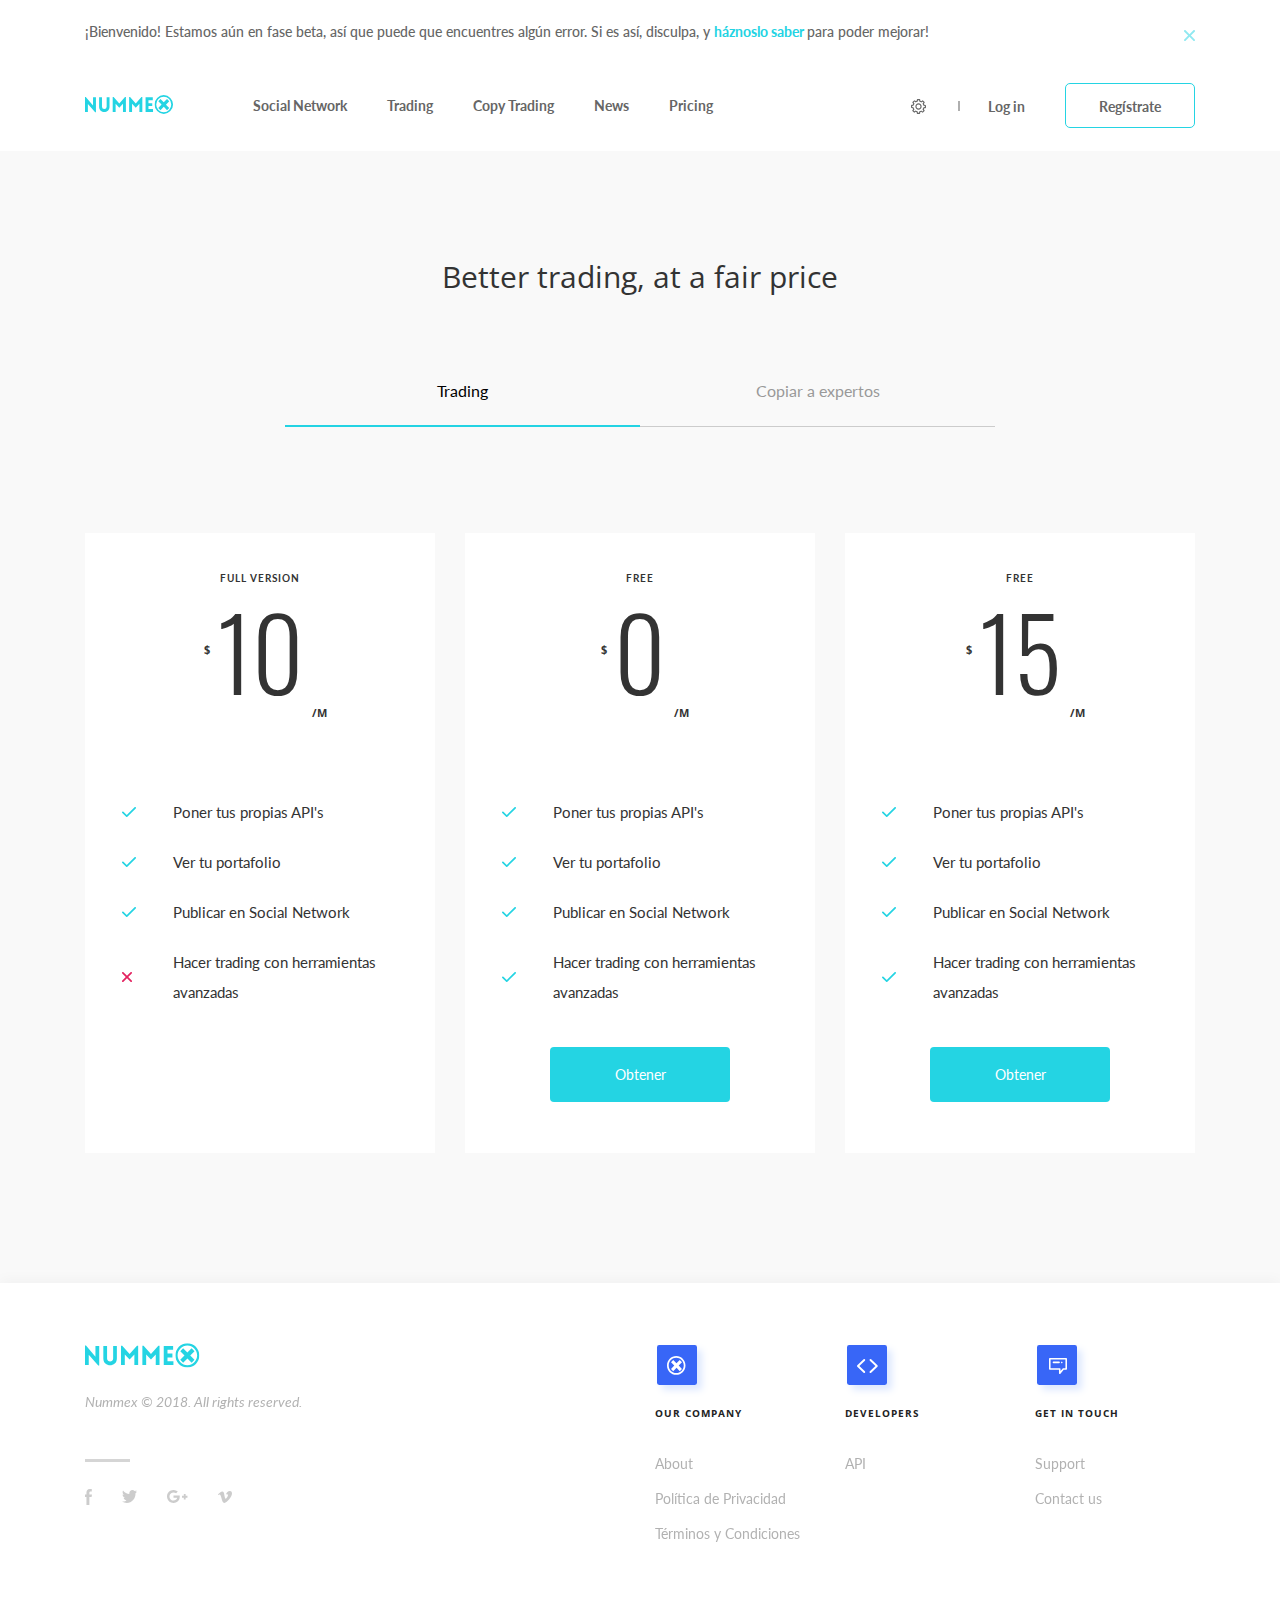
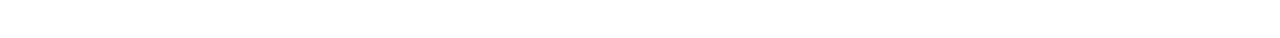
<file: pricing.html>
<!DOCTYPE html>
<html lang="en">

    <head>

        <!-- Meta -->
        <meta charset="utf-8">
        <meta name="viewport" content="width=device-width, initial-scale=1, shrink-to-fit=no">
        <meta name="description" content="">
        <meta name="author" content="">


        <title> Pricing  || Numme </title>

        <!-- Bootstrap CSS -->
        <link href="css/bootstrap.min.css" rel="stylesheet">  
        <link href="css/owl.carousel.min.css" rel="stylesheet">  
        <link href="css/owl.theme.default.min.css" rel="stylesheet">  
        <link href="css/jquery.scrollbar.css" rel="stylesheet">  
        <link rel="stylesheet" href="css/fontawesome.min.css"> 

        <!-- Google fonts CSS -->

        <link href="https://fonts.googleapis.com/css?family=Lato:100,300,400,700,900|Open+Sans:300,400,600,700,800|Oswald:200,300,400,500,600,700" rel="stylesheet">


        <!-- Main Styles CSS -->
        <link href="css/style.css" rel="stylesheet">
        <link href="css/responsive.css" rel="stylesheet">
    </head>
    <body class="news-page pricing-page-main">

        <div class="wrapper">
            <div class="alert alert-dismissible fade show" role="alert">
                <div class="container">
                    <div class="row">
                        <div class="col-12">
                            <div class="text-box">
                                <p>¡Bienvenido! Estamos aún en fase beta, así que puede que encuentres algún error. Si es así, disculpa, y <strong> háznoslo saber </strong>para poder mejorar!</p>
                                <button type="button" id="close" class="close" data-dismiss="alert" aria-label="Close">
                                    <span aria-hidden="true"><img src="img/cross-icon.svg"  alt=""/></span>
                                </button>
                            </div>
                        </div>
                    </div>
                </div>
            </div>
            <header class="header">
                <div class="container">
                    <div class="row">
                        <div class="col-12">
                            <div class="header-inner">
                                <div class="header-logo">
                                    <a href="index.html"><img src="img/logo2.svg" alt="" /></a>
                                </div>
                                <div class="header-nave">
                                    <ul class="navbar-nav mr-auto">
                                        <li class="nav-item">
                                            <a class="nav-link" href="social-network.html">Social Network</a>
                                        </li>
                                        <li class="nav-item">
                                            <a class="nav-link" href="trading.html">Trading</a>
                                        </li>
                                        <li class="nav-item">
                                            <a class="nav-link" href="trading-copy.html">Copy Trading</a>
                                        </li>
                                        <li class="nav-item">
                                            <a class="nav-link" href="news.html">News</a>
                                        </li>
                                        <li class="nav-item active">
                                            <a class="nav-link" href="pricing.html">Pricing</a>
                                        </li>
                                    </ul>
                                    <div class="login-right">
                                        <ul>
                                            <li class="dropdown setting">
                                                <a href="#" id="dropdownMenuButton6" data-toggle="dropdown"><img src="img/gare2-icon.png" alt="" /></a>
                                                <div class="dropdown-menu" aria-labelledby="dropdownMenuButton6">
                                                    <div class="content">
                                                        <div class="demo">
                                                            <div class="scrollbar-inner">
                                                                <div class="visualizattion">
                                                                    <h3>VISUALIZATION</h3>
                                                                    <div class="visualizattion-box">
                                                                        <p>Dark Mode</p>
                                                                        <label class="switch">
                                                                            <input type="checkbox">
                                                                            <span class="slider round"></span>
                                                                        </label>
                                                                    </div>  
                                                                </div>  
                                                                <div class="language">
                                                                    <h3>LANGUAGE</h3>
                                                                    <form action="#">
                                                                        <input type="text" class="form-control" placeholder="Buscar …" />
                                                                        <ul class="buy-alarm">
                                                                            <li>
                                                                                <input type="radio" id="test1" name="radio-group" checked>
                                                                                <label for="test1">English</label>
                                                                            </li>
                                                                            <li>
                                                                                <input type="radio" id="test2" name="radio-group">
                                                                                <label for="test2">Spanish</label>
                                                                            </li>
                                                                            <li>
                                                                                <input type="radio" id="test3" name="radio-group">
                                                                                <label for="test3">French</label>
                                                                            </li>
                                                                            <li>
                                                                                <input type="radio" id="test4" name="radio-group">
                                                                                <label for="test4">United State</label>
                                                                            </li>
                                                                            <li>
                                                                                <input type="radio" id="test5" name="radio-group">
                                                                                <label for="test5">Japanese</label>
                                                                            </li>
                                                                            <li>
                                                                                <input type="radio" id="test6" name="radio-group">
                                                                                <label for="test6">Spanish</label>
                                                                            </li>
                                                                            <li>
                                                                                <input type="radio" id="test7" name="radio-group">
                                                                                <label for="test7">Urdu</label>
                                                                            </li>
                                                                        </ul> 
                                                                    </form>
                                                                </div>
                                                            </div>
                                                        </div>
                                                    </div>
                                                </div>
                                            </li>
                                            <li><a href="#" data-toggle="modal" data-target="#exampleModal">Log in</a></li>
                                            <li class="registrate-btn"><a href="#" data-toggle="modal" data-target="#exampleModa5">Regístrate</a></li>
                                        </ul>
                                        <div class="menu-icon">
                                            <a href="#"><img src="img/menu-icon2.png" alt="" /></a>
                                        </div>
                                    </div>
                                </div>
                            </div>
                        </div>
                    </div>
                </div>
            </header> 
            <section class="news-banner">
                <div class="container">
                    <div class="row">
                        <div class="col-12">
                            <div class="news-banner-inner">
                                <h2>Better trading, at a fair price</h2> 
                            </div>
                        </div>
                    </div>
                </div>
            </section>
            <section class="pricing-page">
                <div class="container">
                    <div class="row">
                        <div class="col-12">
                            <div class="pricing-inner">
                                <ul class="nav nav-pills form-tabs" id="pills-tab" role="tablist">
                                    <li class="nav-item tab_selector">
                                        <a class="nav-link active" id="pills-home-tab" data-toggle="pill" href="#pills-home" role="tab" aria-controls="pills-home" aria-selected="true">Trading</a>
                                    </li>
                                    <li class="nav-item tab_selector">
                                        <a class="nav-link" id="pills-profile-tab" data-toggle="pill" href="#pills-profile" role="tab" aria-controls="pills-profile" aria-selected="false">Copiar a expertos</a>
                                    </li>
                                </ul>
                                <div class="pricing-inner-selct">
                                    <select class="mb10 form-control visible-sm" id="tab_selector">
                                        <option value="0">Trading</option>
                                        <option value="1">Copiar a expertos</option> 
                                    </select>
                                </div>
                                <div class="tab-content" id="pills-tabContent">
                                    <div class="tab-pane fade show active" id="pills-home" role="tabpanel" aria-labelledby="pills-home-tab">
                                        <div class="pricing-detail">
                                            <div class="row">
                                                <div class="col-md-4">
                                                    <div class="pricing-box">
                                                        <p>FULL VERSION</p>
                                                        <h4><small>$</small>10 <span>/M</span></h4>
                                                        <ul>
                                                            <li>Poner tus propias API's</li>
                                                            <li>Ver tu portafolio</li>
                                                            <li>Publicar en Social Network</li>
                                                            <li class="cross-red">Hacer trading con herramientas avanzadas</li>
                                                        </ul>
                                                    </div>
                                                </div>
                                                <div class="col-md-4">
                                                    <div class="pricing-box">
                                                        <p>FREE</p>
                                                        <h4><small>$</small> 0 <span>/M</span></h4>
                                                        <ul>
                                                            <li>Poner tus propias API's</li>
                                                            <li>Ver tu portafolio</li>
                                                            <li>Publicar en Social Network</li>
                                                            <li>Hacer trading con herramientas avanzadas</li>
                                                        </ul>
                                                        <a href="#">Obtener</a>
                                                    </div>
                                                </div> 
                                                <div class="col-md-4">
                                                    <div class="pricing-box">
                                                        <p>FREE</p>
                                                        <h4><small>$</small> 15 <span>/M</span></h4>
                                                        <ul>
                                                            <li>Poner tus propias API's</li>
                                                            <li>Ver tu portafolio</li>
                                                            <li>Publicar en Social Network</li>
                                                            <li>Hacer trading con herramientas avanzadas</li>
                                                        </ul>
                                                        <a href="#">Obtener</a>
                                                    </div>
                                                </div> 
                                            </div>
                                        </div>
                                    </div>
                                    <div class="tab-pane fade" id="pills-profile" role="tabpanel" aria-labelledby="pills-profile-tab">
                                        <div class="trading-copy-detail">
                                            <div class="row">
                                                <div class="col-12">
                                                    <div class="mobile-version">
                                                        <div class="trading-copy-detail-mobile">
                                                            <div class="card">
                                                                <div class="card-header">
                                                                    <div class="card-header-left">
                                                                        <div class="image-holder">
                                                                            <img src="img/authors-img1.png" alt="" />
                                                                        </div>
                                                                        <div class="text-box">
                                                                            <h4>Wave-Trader</h4>
                                                                        </div>
                                                                    </div>
                                                                    <a href="#"><img src="img/down-arrow.png" alt=""></a>
                                                                </div>
                                                                <div class="card-boday">
                                                                    <div class="row">
                                                                        <div class="col-6">
                                                                            <h4>3 MONTHS GAIN</h4>
                                                                            <div class="month-gain">
                                                                                <img src="img/likes-graph-blue.png" alt="" />
                                                                                <p><img src="img/arrow-up-icon.svg" alt="" />   +77%</p>
                                                                            </div>
                                                                        </div>
                                                                        <div class="col-6">
                                                                            <h4>WIN RATIO</h4>
                                                                            <p>89%</p>
                                                                        </div>
                                                                    </div>
                                                                    <div class="row mt-4">
                                                                        <div class="col-6">
                                                                            <h4>PRICE</h4>
                                                                            <p>$249/mo</p>
                                                                        </div>
                                                                        <div class="col-6">
                                                                            <a class="copy" href="#">copy</a>
                                                                        </div>
                                                                    </div>
                                                                </div>
                                                            </div>
                                                            <div class="card">
                                                                <div class="card-header">
                                                                    <div class="card-header-left">
                                                                        <div class="image-holder">
                                                                            <img src="img/authors-img1.png" alt="" />
                                                                        </div>
                                                                        <div class="text-box">
                                                                            <h4>Wave-Trader</h4>
                                                                        </div>
                                                                    </div>
                                                                    <a href="#"><img src="img/down-arrow.png" alt=""></a>
                                                                </div>
                                                                <div class="card-boday">
                                                                    <div class="row">
                                                                        <div class="col-6">
                                                                            <h4>3 MONTHS GAIN</h4>
                                                                            <div class="month-gain">
                                                                                <img src="img/likes-graph-blue.png" alt="" />
                                                                                <p><img src="img/arrow-up-icon.svg" alt="" />   +77%</p>
                                                                            </div>
                                                                        </div>
                                                                        <div class="col-6">
                                                                            <h4>WIN RATIO</h4>
                                                                            <p>89%</p>
                                                                        </div>
                                                                    </div>
                                                                    <div class="row mt-4">
                                                                        <div class="col-6">
                                                                            <h4>PRICE</h4>
                                                                            <p>$249/mo</p>
                                                                        </div>
                                                                        <div class="col-6">
                                                                            <a class="copy" href="#">copy</a>
                                                                        </div>
                                                                    </div>
                                                                </div>
                                                            </div>
                                                        </div>
                                                    </div>
                                                    <div class="dasktop-version">
                                                        <div class="table-responsive">
                                                            <table>
                                                                <thead>
                                                                    <tr> 
                                                                        <th>NAME</th>
                                                                        <th>3 MONTHS GAIN</th>
                                                                        <th>WIN RATIO</th>
                                                                        <th>COPIERS</th>
                                                                        <th>TYPE OF INVESTMENT</th>
                                                                        <th>PRICE</th>
                                                                        <th></th>
                                                                    </tr>
                                                                </thead>
                                                                <tbody>
                                                                    <tr>
                                                                        <td>
                                                                            <div class="image-holder">
                                                                                <img src="img/authors-img1.png" alt="" />
                                                                            </div>
                                                                            <div class="text-box">
                                                                                <h4>Wave-Trader</h4>
                                                                            </div>
                                                                        </td>
                                                                        <td>
                                                                            <img src="img/likes-graph-blue.png" alt="" />
                                                                            <p><img src="img/arrow-up-icon.svg" alt="" />   +77%</p>
                                                                        </td>
                                                                        <td>89%</td>
                                                                        <td>11</td>
                                                                        <td>Day trading</td>
                                                                        <td>$249/mo</td>
                                                                        <td><a href="#">Copy</a></td>
                                                                    </tr>
                                                                    <tr>
                                                                        <td>
                                                                            <div class="image-holder">
                                                                                <img src="img/authors-img1.png" alt="" />
                                                                            </div>
                                                                            <div class="text-box">
                                                                                <h4>Wave-Trader</h4>
                                                                            </div>
                                                                        </td>
                                                                        <td>
                                                                            <img src="img/likes-graph-blue.png" alt="" />
                                                                            <p><img src="img/arrow-up-icon.svg" alt="" />   +77%</p>
                                                                        </td>
                                                                        <td>89%</td>
                                                                        <td>11</td>
                                                                        <td>Day trading</td>
                                                                        <td>$249/mo</td>
                                                                        <td><a href="#">Copy</a></td>
                                                                    </tr>
                                                                    <tr>
                                                                        <td>
                                                                            <div class="image-holder">
                                                                                <img src="img/authors-img1.png" alt="" />
                                                                            </div>
                                                                            <div class="text-box">
                                                                                <h4>Wave-Trader</h4>
                                                                            </div>
                                                                        </td>
                                                                        <td>
                                                                            <img src="img/likes-graph-blue.png" alt="" />
                                                                            <p><img src="img/arrow-up-icon.svg" alt="" />   +77%</p>
                                                                        </td>
                                                                        <td>89%</td>
                                                                        <td>11</td>
                                                                        <td>Day trading</td>
                                                                        <td>$249/mo</td>
                                                                        <td><a href="#">Copy</a></td>
                                                                    </tr>
                                                                    <tr>
                                                                        <td>
                                                                            <div class="image-holder">
                                                                                <img src="img/authors-img1.png" alt="" />
                                                                            </div>
                                                                            <div class="text-box">
                                                                                <h4>Wave-Trader</h4>
                                                                            </div>
                                                                        </td>
                                                                        <td>
                                                                            <img src="img/likes-graph-red.png" alt="" />
                                                                            <p><img src="img/arrow-down-icon.svg" alt="" />   +77%</p>
                                                                        </td>
                                                                        <td>89%</td>
                                                                        <td>11</td>
                                                                        <td>Day trading</td>
                                                                        <td>$249/mo</td>
                                                                        <td><a href="#">Copy</a></td>
                                                                    </tr>
                                                                    <tr>
                                                                        <td>
                                                                            <div class="image-holder">
                                                                                <img src="img/authors-img1.png" alt="" />
                                                                            </div>
                                                                            <div class="text-box">
                                                                                <h4>Wave-Trader</h4>
                                                                            </div>
                                                                        </td>
                                                                        <td>
                                                                            <img src="img/likes-graph-blue.png" alt="" />
                                                                            <p><img src="img/arrow-up-icon.svg" alt="" />   +77%</p>
                                                                        </td>
                                                                        <td>89%</td>
                                                                        <td>11</td>
                                                                        <td>Day trading</td>
                                                                        <td>$249/mo</td>
                                                                        <td><a href="#">Copy</a></td>
                                                                    </tr>
                                                                    <tr>
                                                                        <td>
                                                                            <div class="image-holder">
                                                                                <img src="img/authors-img1.png" alt="" />
                                                                            </div>
                                                                            <div class="text-box">
                                                                                <h4>Wave-Trader</h4>
                                                                            </div>
                                                                        </td>
                                                                        <td>
                                                                            <img src="img/likes-graph-blue.png" alt="" />
                                                                            <p><img src="img/arrow-up-icon.svg" alt="" />   +77%</p>
                                                                        </td>
                                                                        <td>89%</td>
                                                                        <td>11</td>
                                                                        <td>Day trading</td>
                                                                        <td>$249/mo</td>
                                                                        <td><a href="#">Copy</a></td>
                                                                    </tr>
                                                                    <tr>
                                                                        <td>
                                                                            <div class="image-holder">
                                                                                <img src="img/authors-img1.png" alt="" />
                                                                            </div>
                                                                            <div class="text-box">
                                                                                <h4>Wave-Trader</h4>
                                                                            </div>
                                                                        </td>
                                                                        <td>
                                                                            <img src="img/likes-graph-blue.png" alt="" />
                                                                            <p><img src="img/arrow-up-icon.svg" alt="" />   +77%</p>
                                                                        </td>
                                                                        <td>89%</td>
                                                                        <td>11</td>
                                                                        <td>Day trading</td>
                                                                        <td>$249/mo</td>
                                                                        <td><a href="#">Copy</a></td>
                                                                    </tr>
                                                                    <tr>
                                                                        <td>
                                                                            <div class="image-holder">
                                                                                <img src="img/authors-img1.png" alt="" />
                                                                            </div>
                                                                            <div class="text-box">
                                                                                <h4>Wave-Trader</h4>
                                                                            </div>
                                                                        </td>
                                                                        <td>
                                                                            <img src="img/likes-graph-blue.png" alt="" />
                                                                            <p><img src="img/arrow-up-icon.svg" alt="" />   +77%</p>
                                                                        </td>
                                                                        <td>89%</td>
                                                                        <td>11</td>
                                                                        <td>Day trading</td>
                                                                        <td>$249/mo</td>
                                                                        <td><a href="#">Copy</a></td>
                                                                    </tr>
                                                                    <tr>
                                                                        <td>
                                                                            <div class="image-holder">
                                                                                <img src="img/authors-img1.png" alt="" />
                                                                            </div>
                                                                            <div class="text-box">
                                                                                <h4>Wave-Trader</h4>
                                                                            </div>
                                                                        </td>
                                                                        <td>
                                                                            <img src="img/likes-graph-blue.png" alt="" />
                                                                            <p><img src="img/arrow-up-icon.svg" alt="" />   +77%</p>
                                                                        </td>
                                                                        <td>89%</td>
                                                                        <td>11</td>
                                                                        <td>Day trading</td>
                                                                        <td>$249/mo</td>
                                                                        <td><a href="#">Copy</a></td>
                                                                    </tr>
                                                                    <tr>
                                                                        <td>
                                                                            <div class="image-holder">
                                                                                <img src="img/authors-img1.png" alt="" />
                                                                            </div>
                                                                            <div class="text-box">
                                                                                <h4>Wave-Trader</h4>
                                                                            </div>
                                                                        </td>
                                                                        <td>
                                                                            <img src="img/likes-graph-blue.png" alt="" />
                                                                            <p><img src="img/arrow-up-icon.svg" alt="" />   +77%</p>
                                                                        </td>
                                                                        <td>89%</td>
                                                                        <td>11</td>
                                                                        <td>Day trading</td>
                                                                        <td>$249/mo</td>
                                                                        <td><a href="#">Copy</a></td>
                                                                    </tr>
                                                                </tbody>
                                                            </table>
                                                        </div>
                                                        <div class="pagination">
                                                            <ul>
                                                                <li class="left-arrow"><a href="#"><img src="img/left-arrow.png" alt="" /></a></li>
                                                                <li class="active"><a href="#">1</a></li>
                                                                <li><a href="#">2</a></li>
                                                                <li><a href="#">3</a></li>
                                                                <li>....</li>
                                                                <li><a href="#">12</a></li>
                                                                <li  class="right-arrow"><a href="#"><img src="img/right-arrow.png" alt="" /></a></li>
                                                            </ul>
                                                        </div>
                                                    </div>
                                                </div>
                                            </div>
                                        </div>
                                    </div> 
                                </div>
                            </div>
                        </div>
                    </div>
                </div>
            </section>

            <footer class="footer">
                <div class="container">
                    <div class="row">
                        <div class="col-xl-6 col-lg-4 col-md-4 order-lg-1 order-md-1 order-sm-4 order-4">
                            <div class="footer-inner footer-first">
                                <div class="footer-logo">
                                    <a href="#"><img src="img/logo-footer.svg" alt="" /></a>
                                </div>
                                <p>Nummex © 2018. All rights reserved.</p>
                                <div class="footer-socail">
                                    <ul class="clearfix">
                                        <li><a href="#"><img src="img/facebook-icon.svg" alt="" /></a></li>
                                        <li><a href="#"><img src="img/twitter-icon.svg" alt="" /></a></li>
                                        <li><a href="#"><img src="img/google-pluse-icon.svg" alt="" /></a></li>
                                        <li><a href="#"><img src="img/vimo-icon.svg" alt="" /></a></li>
                                    </ul>
                                </div>
                            </div>
                        </div>
                        <div class="col-xl-2 col-lg-3 col-md-3 order-lg-2 order-md-2 order-sm-1 order-1">
                            <div class="footer-inner footer-second">
                                <h3 class="dasktop-version">
                                    <img class="company-img" src="img/company-icon.svg" alt="" />
                                    OUR COMPANY 
                                </h3>
                                <h3 class="mobile-version" id="title1">
                                    <img class="company-img" src="img/company-icon.svg" alt="" />
                                    <a href="#">OUR COMPANY <img class="arrow-down" src="img/down-arrow.png" alt="" /></a>
                                </h3>
                                <div id="footer-links1" class="footer-links">
                                    <ul>
                                        <li><a href="#">About</a></li>
                                        <li><a href="#">Política de Privacidad</a></li>
                                        <li><a href="#">Términos y Condiciones</a></li>
                                    </ul>
                                </div>
                            </div>
                        </div>
                        <div class="col-xl-2 col-lg-2 col-md-2 order-lg-3 order-md-3 order-sm-2 order-2">
                            <div class="footer-inner">
                                <h3 class="dasktop-version">
                                    <img class="company-img" src="img/developer-icon.svg" alt="" />
                                    DEVELOPERS  
                                </h3>
                                <h3 class="mobile-version" id="title2">
                                    <img class="company-img" src="img/developer-icon.svg" alt="" />
                                    <a href="#"> DEVELOPERS <img class="arrow-down" src="img/down-arrow.png" alt="" /></a>
                                </h3>
                                <div id="footer-links2" class="footer-links">
                                    <ul>
                                        <li><a href="#">API</a></li> 
                                    </ul>
                                </div>
                            </div>
                        </div>
                        <div class="col-xl-2 col-lg-3 col-md-3 order-lg-4 order-md-4 order-sm-3 order-3">
                            <div class="footer-inner">
                                <h3 class="dasktop-version">
                                    <img class="company-img" src="img/get-in-touch-icon.svg" alt="" />
                                    GET IN TOUCH 
                                </h3>
                                <h3 class="mobile-version" id="title3">
                                    <img class="company-img" src="img/get-in-touch-icon.svg" alt="" />
                                    <a href="#">GET IN TOUCH <img class="arrow-down" src="img/down-arrow.png" alt="" /></a>
                                </h3>
                                <div id="footer-links3" class="footer-links">
                                    <ul>
                                        <li><a href="#">Support</a></li> 
                                        <li><a href="#">Contact us</a></li> 
                                    </ul>
                                </div>
                            </div>
                        </div>
                    </div>
                </div>
            </footer>
            <div class="right-menu">
                <div class="right-menu-nav">
                    <ul>
                        <li class="active"><a href="#">Social Network</a></li>
                        <li><a href="#">Trading</a></li>
                        <li><a href="#">Copy trading</a></li>
                        <li><a href="#">News</a></li>
                        <li><a href="#">Pricing</a></li>
                    </ul>
                </div>
                <div class="login-right">
                    <ul>
                        <li><a id="gear-menu" href="#"><img src="img/gear-icon.svg" alt="" /></a></li>
                        <li><a id="fbaez-menu" href="#">Fbaez <img class="menu-right-icon" src="img/menu-right-icon.svg" alt="" /></a></li> 
                    </ul> 
                </div>
            </div>
        </div>
        <div class="overlay"></div>
        <div class="order-book-modal login-modal">
            <div class="modal fade" id="exampleModal">
                <div class="modal-dialog" role="document">
                    <div class="modal-content">
                        <div class="modal-body">
                            <button type="button" class="close" data-dismiss="modal" aria-label="Close">
                                <span aria-hidden="true"><img src="img/cross-icon-black.svg" alt="" /></span>
                            </button> 
                            <div class="login-modal-top">
                                <div class="logo">
                                    <img src="img/logo2.svg" alt="" />
                                </div>
                                <button type="button" class="close" data-dismiss="modal" aria-label="Close">
                                    <span aria-hidden="true"><img src="img/cross-icon.svg" alt="" /></span>
                                </button> 
                            </div>
                            <div class="login-modal-inner">
                                <div class="login-modal-left">
                                    <h3>¡Qué bien tenerte de vuelta!</h3>
                                    <form>
                                        <div class="form-group">
                                            <label>USUARIO <a href="#"  data-toggle="modal" data-dismiss="modal" data-target="#exampleModal2">Olvídé mi usuario</a></label>
                                            <input type="text" class="form-control" required="required" placeholder="Introduce tu usuario" />
                                        </div>
                                        <div class="form-group">
                                            <label>PASSWORD <a href="#" data-toggle="modal" data-dismiss="modal" data-target="#exampleModal3">Olvídé mi contraseña</a></label>
                                            <input type="text" class="form-control" required="required" placeholder="Introduce tu password" />
                                        </div>
                                        <div class="form-group"> 
                                            <a class="btn-defult" href="#" data-toggle="modal" data-dismiss="modal" data-target="#exampleModal4">Entrar <img src="img/arrow-right-long.png" alt="" /></a>
                                        </div>
                                    </form>
                                </div>
                                <div class="login-modal-rigth">
                                    <h3>¿Aún no tienes cuenta?</h3>
                                    <p>Podrás crear tu propio portfolio de Criptomonedas, guardar tu configuración y recibir avisos personalizados.</p>
                                    <a href="#" data-toggle="modal" data-dismiss="modal" data-target="#exampleModa5">Regístrate <img src="img/document-icon.png" alt="" /></a>
                                </div>
                            </div>
                        </div>
                    </div>
                </div>
            </div>
        </div>
        <div class="order-book-modal login-modal">
            <div class="modal fade" id="exampleModal2">
                <div class="modal-dialog" role="document">
                    <div class="modal-content">
                        <div class="modal-body">
                            <button type="button" class="close" data-dismiss="modal" aria-label="Close">
                                <span aria-hidden="true"><img src="img/cross-icon-black.svg" alt="" /></span>
                            </button> 
                            <div class="login-modal-top">
                                <div class="logo">
                                    <img src="img/logo2.svg" alt="" />
                                </div>
                                <button type="button" class="close" data-dismiss="modal" aria-label="Close">
                                    <span aria-hidden="true"><img src="img/cross-icon.svg" alt="" /></span>
                                </button> 
                            </div>
                            <div class="login-modal-inner recover-password">
                                <div class="login-modal-left">
                                    <h3><a href="#" data-toggle="modal" data-dismiss="modal" data-target="#exampleModal2"><img src="img/arrow-thin-left.png" alt="" /></a>Recupera tu contraseña</h3>
                                    <p>Si no te acuerdas de tu contraseña, tranquilo, danos tu usuario y te enviaremos a tu mail una nueva que luego podrás cambiar.</p>
                                    <form>
                                        <div class="form-group">
                                            <label>USUARIO</label>
                                            <input type="text" class="form-control" placeholder="Introduce tu usuario" />
                                        </div> 
                                        <div class="form-group"> 
                                            <a class="btn-defult" href="#">Recuperar <img src="img/arrow-right-long.png" alt="" /></a>
                                        </div>
                                    </form>
                                </div>
                                <div class="login-modal-rigth">
                                    <h3>¿Aún no tienes cuenta?</h3>
                                    <p>Podrás crear tu propio portfolio de Criptomonedas, guardar tu configuración y recibir avisos personalizados.</p>
                                    <a href="#" data-toggle="modal" data-dismiss="modal" data-target="#exampleModa5">Regístrate <img src="img/document-icon.png" alt="" /></a>
                                </div>
                            </div>
                        </div>

                    </div>
                </div>
            </div>
        </div>
        <div class="order-book-modal login-modal">
            <div class="modal fade" id="exampleModal3">
                <div class="modal-dialog" role="document">
                    <div class="modal-content">
                        <div class="modal-body">
                            <button type="button" class="close" data-dismiss="modal" aria-label="Close">
                                <span aria-hidden="true"><img src="img/cross-icon-black.svg" alt="" /></span>
                            </button>
                            <div class="login-modal-top">
                                <div class="logo">
                                    <img src="img/logo2.svg" alt="" />
                                </div>
                                <button type="button" class="close" data-dismiss="modal" aria-label="Close">
                                    <span aria-hidden="true"><img src="img/cross-icon.svg" alt="" /></span>
                                </button> 
                            </div>
                            <div class="login-modal-inner recover-password">
                                <div class="login-modal-left">
                                    <h3><a href="#" data-toggle="modal" data-dismiss="modal" data-target="#exampleModal3"><img src="img/arrow-thin-left.png" alt="" /></a>Recupera tu usuario</h3>
                                    <p>Si no te acuerdas de tu contraseña, tranquilo, danos tu usuario y te enviaremos a tu mail una nueva que luego podrás cambiar.</p>
                                    <form>
                                        <div class="form-group">
                                            <label>MAIL</label>
                                            <input type="text" class="form-control" placeholder="Introduce tu mail" />
                                        </div> 
                                        <div class="form-group"> 
                                            <a class="btn-defult" href="#" data-toggle="modal" data-dismiss="modal" data-target="#exampleModal4">Recuperar <img src="img/arrow-right-long.png" alt="" /></a>
                                        </div>
                                    </form>
                                </div>
                                <div class="login-modal-rigth">
                                    <h3>¿Aún no tienes cuenta?</h3>
                                    <p>Podrás crear tu propio portfolio de Criptomonedas, guardar tu configuración y recibir avisos personalizados.</p>
                                    <a href="#" data-toggle="modal" data-dismiss="modal" data-target="#exampleModa5">Regístrate <img src="img/document-icon.png" alt="" /></a>
                                </div>
                            </div>
                        </div>
                    </div>
                </div>
            </div>
        </div>
        <div class="order-book-modal login-modal">
            <div class="modal fade" id="exampleModal4">
                <div class="modal-dialog" role="document">
                    <div class="modal-content">
                        <div class="modal-body">
                            <button type="button" class="close" data-dismiss="modal" aria-label="Close">
                                <span aria-hidden="true"><img src="img/cross-icon-black.svg" alt="" /></span>
                            </button> 
                            <div class="login-modal-top">
                                <div class="logo">
                                    <img src="img/logo2.svg" alt="" />
                                </div>
                                <button type="button" class="close" data-dismiss="modal" aria-label="Close">
                                    <span aria-hidden="true"><img src="img/cross-icon.svg" alt="" /></span>
                                </button> 
                            </div>
                            <div class="login-modal-inner new-password">
                                <div class="login-modal-left">
                                    <img src="img/round-cheack.png" alt="" />
                                    <span>¡Genial!</span>
                                    <h3>Tu nueva contraseña está en camino.</h3>
                                    <a href="#">Volver al Login</a>

                                </div>
                                <div class="login-modal-rigth">
                                    <h3>¿Aún no tienes cuenta?</h3>
                                    <p>Podrás crear tu propio portfolio de Criptomonedas, guardar tu configuración y recibir avisos personalizados.</p>
                                    <a href="#" data-toggle="modal" data-dismiss="modal" data-target="#exampleModa5">Regístrate <img src="img/document-icon.png" alt="" /></a>
                                </div>
                            </div>
                        </div>

                    </div>
                </div>
            </div>
        </div>
        <div class="order-book-modal registor-modal">
            <div class="modal fade" id="exampleModa5">
                <div class="modal-dialog" role="document">
                    <div class="modal-content">
                        <div class="modal-body">
                            <button type="button" class="close" data-dismiss="modal" aria-label="Close">
                                <span aria-hidden="true"><img src="img/cross-icon-black.svg" alt="" /></span>
                            </button> 
                            <div class="login-modal-top">
                                <div class="logo">
                                    <img src="img/logo2.svg" alt="" />
                                </div>
                                <button type="button" class="close" data-dismiss="modal" aria-label="Close">
                                    <span aria-hidden="true"><img src="img/cross-icon.svg" alt="" /></span>
                                </button> 
                            </div>
                            <div class="registor-modal-inner">
                                <div class="login-modal-left">
                                    <h3>¡Se parte de Nummex!</h3>
                                    <form>
                                        <div class="row">
                                            <div class="col-md-6">
                                                <div class="form-group">
                                                    <label>USUARIO <small>(*)</small></label>
                                                    <input type="text" class="form-control" placeholder="Introduce tu usuario" />
                                                </div>
                                            </div>
                                            <div class="col-md-6">
                                                <div class="form-group">
                                                    <label>PASSWORD (*) </label>
                                                    <input type="text" class="form-control" placeholder="Introduce tu password" />
                                                </div>
                                            </div>
                                        </div>

                                        <div class="row">
                                            <div class="col-md-6">
                                                <div class="form-group">
                                                    <label>MAIL   <small>(*)</small></label>
                                                    <input type="text" class="form-control" placeholder="Introduce tu mail" />
                                                </div>
                                            </div>
                                            <div class="col-md-6">
                                                <div class="form-group">
                                                    <label>REPITE TU PASSWORD    <small>(*)</small></label>
                                                    <input type="text" class="form-control" placeholder="Vuelve a introducir tu password" />
                                                </div>
                                            </div>
                                        </div>
                                        <div class="row">
                                            <div class="col-md-6">
                                                <div class="form-group cheack-boxs">
                                                    <input type="checkbox" />
                                                    <span> Acepto los <a href="#">términos y condiciones</a></span>
                                                </div>
                                            </div>
                                            <div class="col-md-6">
                                                <div class="form-group"> 
                                                    <a class="btn-defult" href="#">Registrarme <img src="img/arrow-right-long.png" alt="" /></a>
                                                </div>
                                            </div>
                                        </div>

                                    </form>
                                </div>

                            </div>
                        </div>

                    </div>
                </div>
            </div>
        </div>
        <div class="Configuration-setting">
            <div class="Configuration-setting-inner">
                <div class="content">
                    <div class="demo">
                        <div class="scrollbar-inner">
                            <div class="visualizattion">
                                <h4>Configuración</h4>
                                <h3>VISUALIZATION</h3>
                                <div class="visualizattion-box">
                                    <p>Dark Mode</p>
                                    <label class="switch">
                                        <input type="checkbox">
                                        <span class="slider round"></span>
                                    </label>
                                </div>  
                            </div>  
                            <div class="language">
                                <h3>LANGUAGE</h3>
                                <form action="#">
                                    <input type="text" class="form-control" placeholder="Buscar …" />
                                    <ul class="buy-alarm">
                                        <li>
                                            <input type="radio" id="testtow" name="radio-group" checked>
                                            <label for="testtow">English</label>
                                        </li>
                                        <li>
                                            <input type="radio" id="testthree" name="radio-group">
                                            <label for="testthree">Spanish</label>
                                        </li>
                                        <li>
                                            <input type="radio" id="testfour" name="radio-group">
                                            <label for="testfour">French</label>
                                        </li>
                                        <li>
                                            <input type="radio" id="testfive" name="radio-group">
                                            <label for="testfive">United State</label>
                                        </li>
                                        <li>
                                            <input type="radio" id="testsix" name="radio-group">
                                            <label for="testsix">Japanese</label>
                                        </li>
                                        <li>
                                            <input type="radio" id="testseven" name="radio-group">
                                            <label for="testseven">Spanish</label>
                                        </li>
                                        <li>
                                            <input type="radio" id="testeight" name="radio-group">
                                            <label for="testeight">Urdu</label>
                                        </li>
                                        <li>
                                            <input type="radio" id="testnin" name="radio-group" checked>
                                            <label for="testnin">English</label>
                                        </li>
                                        <li>
                                            <input type="radio" id="testten" name="radio-group" checked>
                                            <label for="testten">English</label>
                                        </li>
                                    </ul> 
                                </form>
                            </div>
                        </div>
                    </div>
                </div>
            </div>
        </div>
        <div class="fbaez-sidebar">
            <div class="fbaez-back">
                <a id="fbaez-back" href="#"><img src="img/menu-right-icon.svg" alt="" /> Volver</a>
            </div>
            <div class="text-box">
                <ul>
                    <li><a href="#"> <img src="img/document-white-icon.png" alt="" />Editar datos personales</a></li>
                    <li><a href="#"><img src="img/view-thumb-white-icon.png" alt="" />Panel Administrador</a></li>
                    <li><a href="#"><img src="img/gear-white-icon.png" alt="" />Configuración personal</a></li>
                    <li><a href="#"><img src="img/graph-bar-white-icon.png" alt="" />Portfolio</a></li>
                    <li><a href="#"><img src="img/jewel-white-icon.png" alt="" />Hacerte PRO</a></li> 
                </ul>
            </div>
            <div class="text-inner">
                <a id="skip-sidbar" href="#"><img src="img/skip-white-icon.png" alt="" />Cerrar Sesión</a>
            </div>
        </div>

        <!-- jQuery -->
        <script src="js/jquery-3.2.1.slim.min.js"></script>
        <script src="js/jquery.js"></script>
        <script src="js/popper.min.js"></script>
        <script src="js/bootstrap.min.js"></script>            
        <script src="js/owl.carousel.min.js"></script>            
        <script src="js/jquery.scrollbar.js"></script>            
        <script src="js/custom.js"></script>

    </body>

</html>
</file>
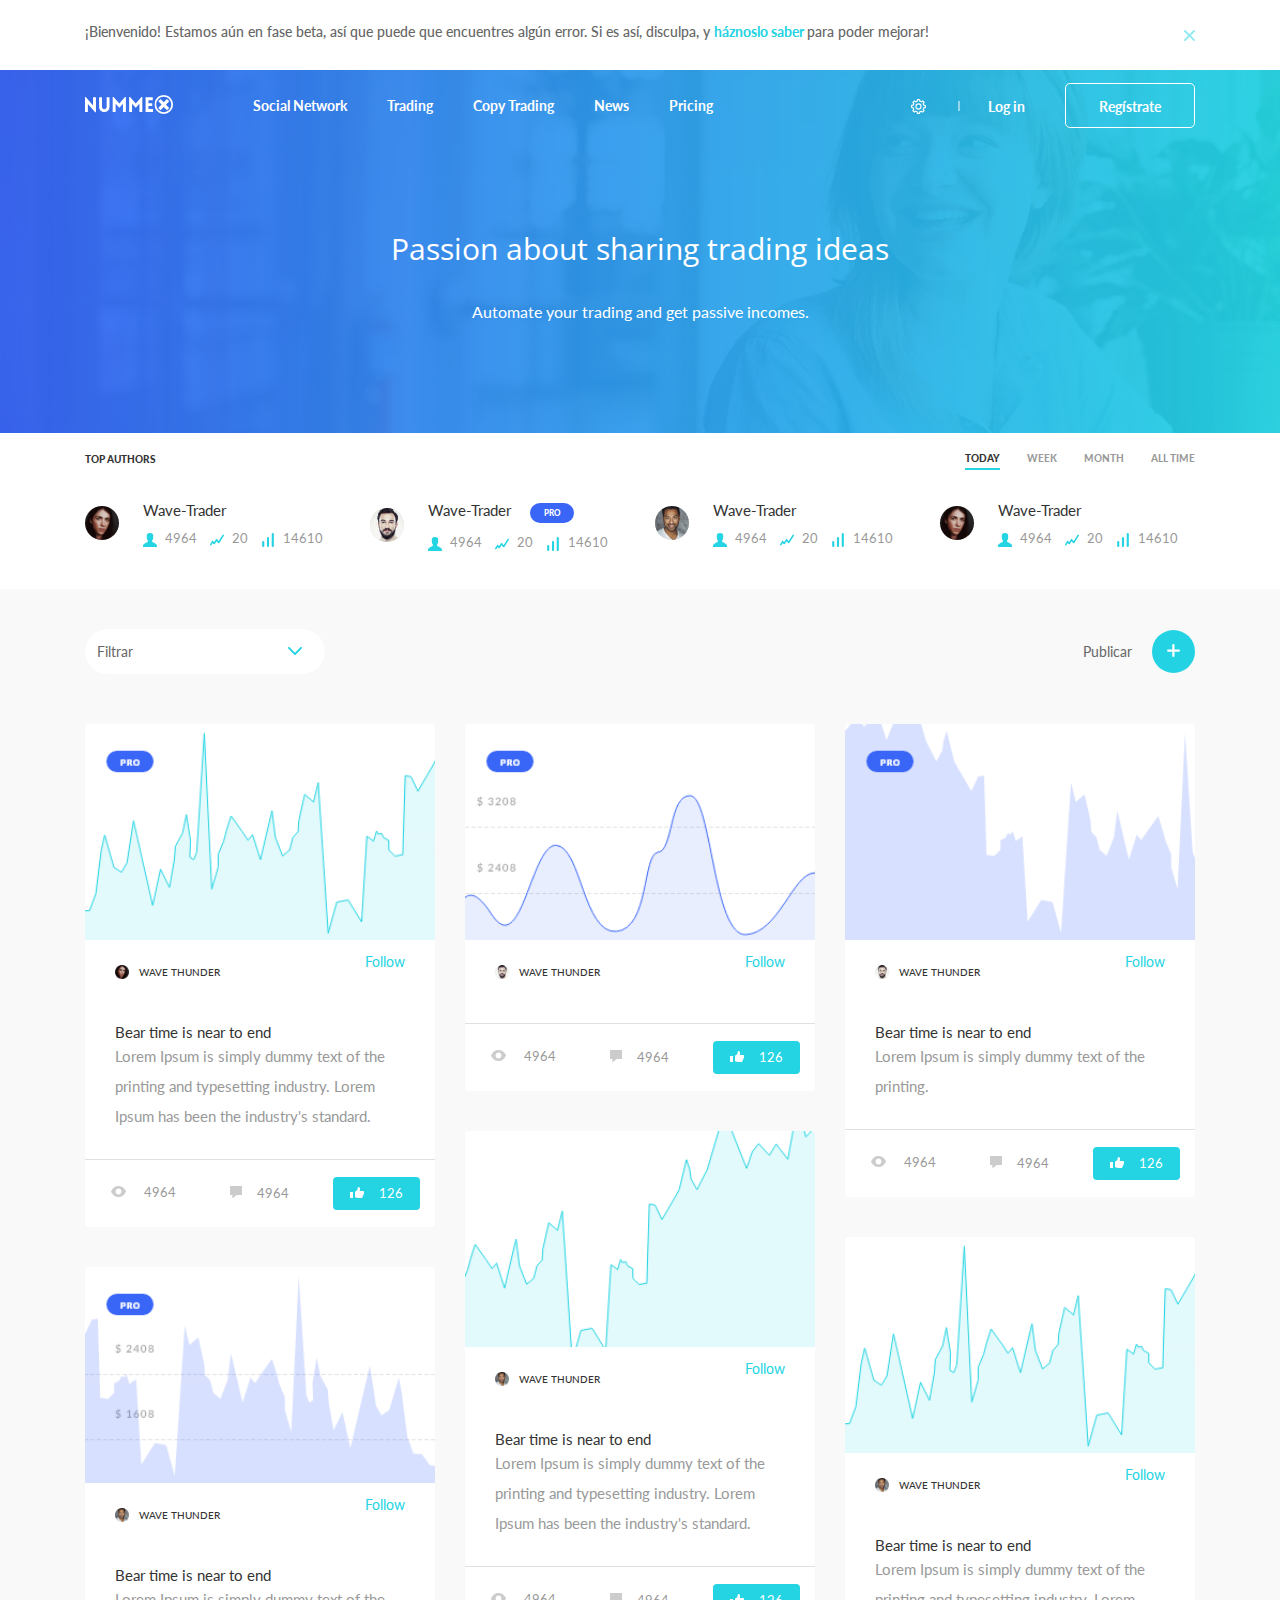
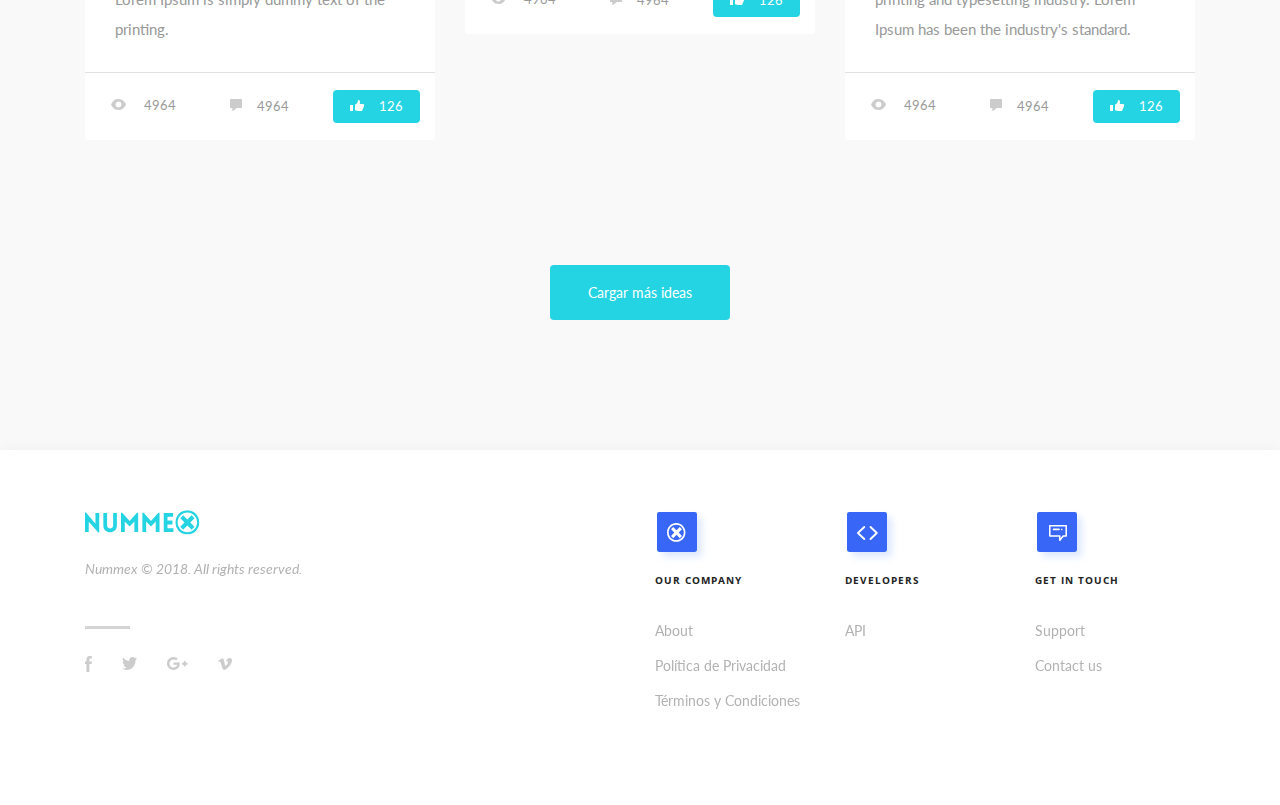
<file: social-network.html>
<!DOCTYPE html>
<html lang="en">

    <head>

        <!-- Meta -->
        <meta charset="utf-8">
        <meta name="viewport" content="width=device-width, initial-scale=1, shrink-to-fit=no">
        <meta name="description" content="">
        <meta name="author" content="">


        <title> Social Network || Numme </title>

        <!-- Bootstrap CSS -->
        <link href="css/bootstrap.min.css" rel="stylesheet">  
        <link href="css/owl.carousel.min.css" rel="stylesheet">  
        <link href="css/owl.theme.default.min.css" rel="stylesheet">  
        <link href="css/jquery.scrollbar.css" rel="stylesheet">  
        <link rel="stylesheet" href="css/fontawesome.min.css"> 

        <!-- Google fonts CSS -->

        <link href="https://fonts.googleapis.com/css?family=Lato:100,300,400,700,900|Open+Sans:300,400,600,700,800" rel="stylesheet">


        <!-- Main Styles CSS -->
        <link href="css/style.css" rel="stylesheet">
        <link href="css/responsive.css" rel="stylesheet">
    </head>
    <body class="socail-network-page">

        <div class="wrapper">
            <div class="alert alert-dismissible fade show" role="alert">
                <div class="container">
                    <div class="row">
                        <div class="col-12">
                            <div class="text-box">
                                <p>¡Bienvenido! Estamos aún en fase beta, así que puede que encuentres algún error. Si es así, disculpa, y <strong> háznoslo saber </strong>para poder mejorar!</p>
                                <button type="button" id="close" class="close" data-dismiss="alert" aria-label="Close">
                                    <span aria-hidden="true"><img src="img/cross-icon.svg"  alt=""/></span>
                                </button>
                            </div>
                        </div>
                    </div>
                </div>
            </div>
            <header class="header">
                <div class="container">
                    <div class="row">
                        <div class="col-12">
                            <div class="header-inner">
                                <div class="header-logo">
                                    <a href="index.html"><img src="img/logo.svg" alt="" /></a>
                                </div>
                                <div class="header-nave">
                                    <ul class="navbar-nav mr-auto">
                                        <li class="nav-item active">
                                            <a class="nav-link" href="social-network.html">Social Network</a>
                                        </li>
                                        <li class="nav-item">
                                            <a class="nav-link" href="trading.html">Trading</a>
                                        </li>
                                        <li class="nav-item">
                                            <a class="nav-link" href="trading-copy.html">Copy Trading</a>
                                        </li>
                                        <li class="nav-item">
                                            <a class="nav-link" href="news.html">News</a>
                                        </li>
                                        <li class="nav-item">
                                            <a class="nav-link" href="pricing.html">Pricing</a>
                                        </li>
                                    </ul>
                                    <div class="login-right">
                                        <ul>
                                            <li class="dropdown setting">
                                                <a href="#" id="dropdownMenuButton6" data-toggle="dropdown"><img src="img/gear-icon.svg" alt="" /></a>
                                                <div class="dropdown-menu" aria-labelledby="dropdownMenuButton6">
                                                    <div class="content">
                                                        <div class="demo">
                                                            <div class="scrollbar-inner">
                                                                <div class="visualizattion">
                                                                    <h3>VISUALIZATION</h3>
                                                                    <div class="visualizattion-box">
                                                                        <p>Dark Mode</p>
                                                                        <label class="switch">
                                                                            <input type="checkbox">
                                                                            <span class="slider round"></span>
                                                                        </label>
                                                                    </div>  
                                                                </div>  
                                                                <div class="language">
                                                                    <h3>LANGUAGE</h3>
                                                                    <form action="#">
                                                                        <input type="text" class="form-control" placeholder="Buscar …" />
                                                                        <ul class="buy-alarm">
                                                                            <li>
                                                                                <input type="radio" id="test1" name="radio-group" checked>
                                                                                <label for="test1">English</label>
                                                                            </li>
                                                                            <li>
                                                                                <input type="radio" id="test2" name="radio-group">
                                                                                <label for="test2">Spanish</label>
                                                                            </li>
                                                                            <li>
                                                                                <input type="radio" id="test3" name="radio-group">
                                                                                <label for="test3">French</label>
                                                                            </li>
                                                                            <li>
                                                                                <input type="radio" id="test4" name="radio-group">
                                                                                <label for="test4">United State</label>
                                                                            </li>
                                                                            <li>
                                                                                <input type="radio" id="test5" name="radio-group">
                                                                                <label for="test5">Japanese</label>
                                                                            </li>
                                                                            <li>
                                                                                <input type="radio" id="test6" name="radio-group">
                                                                                <label for="test6">Spanish</label>
                                                                            </li>
                                                                            <li>
                                                                                <input type="radio" id="test7" name="radio-group">
                                                                                <label for="test7">Urdu</label>
                                                                            </li>
                                                                        </ul> 
                                                                    </form>
                                                                </div>
                                                            </div>
                                                        </div>
                                                    </div>
                                                </div>
                                            </li>
                                            <li><a href="#" data-toggle="modal" data-target="#exampleModal">Log in</a></li>
                                            <li class="registrate-btn"><a href="#" data-toggle="modal" data-target="#exampleModa5">Regístrate</a></li>
                                        </ul>
                                        <div class="menu-icon">
                                            <a href="#"><img src="img/menu-icon.png" alt="" /></a>
                                        </div>
                                    </div>
                                </div>
                            </div>
                        </div>
                    </div>
                </div>
            </header>
            <section class="social-network-banner"> 
                <div class="container">
                    <div class="row">
                        <div class="col-12">
                            <div class="text-box">
                                <h1>Passion about sharing trading ideas</h1>
                                <p>Automate your trading and get passive incomes.</p> 
                            </div>
                        </div>
                    </div>
                </div> 
            </section> 
            <div class="socail-authors">
                <div class="container">
                    <div class="row">
                        <div class="col-12">
                            <div class="socail-authors-top">
                                <h3>TOP AUTHORS</h3>
                                <ul class="nav nav-pills" id="pills-tab" role="tablist">
                                    <li class="nav-item">
                                        <a class="nav-link active" id="pills-home-tab" data-toggle="pill" href="#pills-home" role="tab" aria-controls="pills-home" aria-selected="true">TODAY</a>
                                    </li>
                                    <li class="nav-item">
                                        <a class="nav-link" id="pills-profile-tab" data-toggle="pill" href="#pills-profile" role="tab" aria-controls="pills-profile" aria-selected="false">WEEK</a>
                                    </li>
                                    <li class="nav-item">
                                        <a class="nav-link" id="pills-contact-tab" data-toggle="pill" href="#pills-contact" role="tab" aria-controls="pills-contact" aria-selected="false">MONTH</a>
                                    </li>
                                    <li class="nav-item">
                                        <a class="nav-link" id="pills-time-tab" data-toggle="pill" href="#pills-time" role="tab" aria-controls="pills-time" aria-selected="false">ALL TIME</a>
                                    </li>
                                </ul>

                            </div>
                            <div class="socail-authors-bottom">
                                <div class="tab-content" id="pills-tabContent">
                                    <div class="tab-pane fade show active" id="pills-home" role="tabpanel" aria-labelledby="pills-home-tab">
                                        <div class="socail-authors-detail">
                                            <div class="mobile-version">
                                                <div class="referal-mobile-owl owl-carousel owl-theme">
                                                    <div class="item">
                                                        <div class="socail-authors-box">
                                                            <div class="image-holder">
                                                                <img src="img/authors-img1.png" alt="" />
                                                            </div>
                                                            <div class="text-box">
                                                                <h4>Wave-Trader</h4>
                                                                <ul>
                                                                    <li>
                                                                        <img src="img/user-icon.svg" alt="" /> 4964
                                                                    </li>
                                                                    <li><img src="img/graph-line-icon.svg" alt="" /> 20</li>
                                                                    <li><img src="img/graph-bar-icon.svg" alt="" /> 14610</li>
                                                                </ul>
                                                            </div>
                                                        </div>
                                                    </div>
                                                    <div class="item">
                                                        <div class="socail-authors-box">
                                                            <div class="image-holder">
                                                                <img src="img/authors-img2.png" alt="" />
                                                            </div>
                                                            <div class="text-box">
                                                                <h4>Wave-Trader <span>PRO</span></h4>
                                                                <ul>
                                                                    <li>
                                                                        <img src="img/user-icon.svg" alt="" /> 4964
                                                                    </li>
                                                                    <li><img src="img/graph-line-icon.svg" alt="" /> 20</li>
                                                                    <li><img src="img/graph-bar-icon.svg" alt="" /> 14610</li>
                                                                </ul>
                                                            </div>
                                                        </div>
                                                    </div>
                                                    <div class="item">
                                                        <div class="socail-authors-box">
                                                            <div class="image-holder">
                                                                <img src="img/authors-img3.png" alt="" />
                                                            </div>
                                                            <div class="text-box">
                                                                <h4>Wave-Trader </h4>
                                                                <ul>
                                                                    <li>
                                                                        <img src="img/user-icon.svg" alt="" /> 4964
                                                                    </li>
                                                                    <li><img src="img/graph-line-icon.svg" alt="" /> 20</li>
                                                                    <li><img src="img/graph-bar-icon.svg" alt="" /> 14610</li>
                                                                </ul>
                                                            </div>
                                                        </div>
                                                    </div>
                                                    <div class="item">
                                                        <div class="socail-authors-box">
                                                            <div class="image-holder">
                                                                <img src="img/authors-img1.png" alt="" />
                                                            </div>
                                                            <div class="text-box">
                                                                <h4>Wave-Trader</h4>
                                                                <ul>
                                                                    <li>
                                                                        <img src="img/user-icon.svg" alt="" /> 4964
                                                                    </li>
                                                                    <li><img src="img/graph-line-icon.svg" alt="" /> 20</li>
                                                                    <li><img src="img/graph-bar-icon.svg" alt="" /> 14610</li>
                                                                </ul>
                                                            </div>
                                                        </div>
                                                    </div> 
                                                </div>
                                            </div>
                                            <div class="dasktop-version">
                                                <div class="row">
                                                    <div class="col-md-3">
                                                        <div class="socail-authors-box">
                                                            <div class="image-holder">
                                                                <img src="img/authors-img1.png" alt="" />
                                                            </div>
                                                            <div class="text-box">
                                                                <h4>Wave-Trader</h4>
                                                                <ul>
                                                                    <li>
                                                                        <img src="img/user-icon.svg" alt="" /> 4964
                                                                    </li>
                                                                    <li><img src="img/graph-line-icon.svg" alt="" /> 20</li>
                                                                    <li><img src="img/graph-bar-icon.svg" alt="" /> 14610</li>
                                                                </ul>
                                                            </div>
                                                        </div>
                                                    </div> 
                                                    <div class="col-md-3">
                                                        <div class="socail-authors-box">
                                                            <div class="image-holder">
                                                                <img src="img/authors-img2.png" alt="" />
                                                            </div>
                                                            <div class="text-box">
                                                                <h4>Wave-Trader <span>PRO</span></h4>
                                                                <ul>
                                                                    <li>
                                                                        <img src="img/user-icon.svg" alt="" /> 4964
                                                                    </li>
                                                                    <li><img src="img/graph-line-icon.svg" alt="" /> 20</li>
                                                                    <li><img src="img/graph-bar-icon.svg" alt="" /> 14610</li>
                                                                </ul>
                                                            </div>
                                                        </div>
                                                    </div>
                                                    <div class="col-md-3">
                                                        <div class="socail-authors-box">
                                                            <div class="image-holder">
                                                                <img src="img/authors-img3.png" alt="" />
                                                            </div>
                                                            <div class="text-box">
                                                                <h4>Wave-Trader </h4>
                                                                <ul>
                                                                    <li>
                                                                        <img src="img/user-icon.svg" alt="" /> 4964
                                                                    </li>
                                                                    <li><img src="img/graph-line-icon.svg" alt="" /> 20</li>
                                                                    <li><img src="img/graph-bar-icon.svg" alt="" /> 14610</li>
                                                                </ul>
                                                            </div>
                                                        </div>
                                                    </div>
                                                    <div class="col-md-3">
                                                        <div class="socail-authors-box">
                                                            <div class="image-holder">
                                                                <img src="img/authors-img1.png" alt="" />
                                                            </div>
                                                            <div class="text-box">
                                                                <h4>Wave-Trader</h4>
                                                                <ul>
                                                                    <li>
                                                                        <img src="img/user-icon.svg" alt="" /> 4964
                                                                    </li>
                                                                    <li><img src="img/graph-line-icon.svg" alt="" /> 20</li>
                                                                    <li><img src="img/graph-bar-icon.svg" alt="" /> 14610</li>
                                                                </ul>
                                                            </div>
                                                        </div>
                                                    </div>
                                                </div>
                                            </div>
                                        </div>
                                    </div>
                                    <div class="tab-pane fade" id="pills-profile" role="tabpanel" aria-labelledby="pills-profile-tab">...</div>
                                    <div class="tab-pane fade" id="pills-contact" role="tabpanel" aria-labelledby="pills-contact-tab">...</div>
                                    <div class="tab-pane fade" id="pills-time" role="tabpanel" aria-labelledby="pills-time-tab">...</div>
                                </div>
                            </div>
                        </div>
                    </div>
                </div>
            </div>
            <div class="socail-publicar">
                <div class="container">
                    <div class="row">
                        <div class="col-12">
                            <div class="news-info-mobile">
                                <div class="container">
                                    <div class="row">
                                        <div class="col-12">
                                            <ul class="clearfix">
                                                <li><a  id="toggles-class" class="toggles-class" href="#"><img src="img/toggles-icon.png" alt="" /></a></li>
                                                <li><a class="search-class" href="#"><img src="img/search-icon.png" alt="" /></a></li>
                                            </ul>
                                        </div>
                                    </div>
                                </div>
                            </div>
                            <div class="socail-publicar-top">
                                <select class="form-control">
                                    <option>Filtrar</option>
                                </select>
                                <p>Publicar<a href="#"><img src="img/plusicon.svg" alt="" /></a></p>
                            </div>
                            <div class="socail-thunder">
                                <div class="row">
                                    <div class="col-md-4">
                                        <div class="socail-thunder-box">
                                            <div class="image-holder">
                                                <img class="img-fluid" src="img/social-graph1.png" alt="" />
                                            </div>
                                            <div class="text-box">
                                                <div class="socail-thunder-textinner">
                                                    <div class="socail-thunder-head">
                                                        <img src="img/authors-img1.png" alt="">
                                                        <h4>WAVE THUNDER</h4>
                                                    </div>
                                                    <a href="#">Follow</a>
                                                </div>
                                                <h3>Bear time is near to end</h3>
                                                <p>Lorem Ipsum is simply dummy text of the printing and typesetting industry. Lorem Ipsum has been the industry's standard.</p>
                                                <ul class="clearfix">
                                                    <li><a href="#"><img src="img/eyes-icon.png" alt="" /> 4964</a></li>
                                                    <li><a href="#"><img src="img/sms-icon.png" alt="" />4964</a></li>
                                                    <li><a class="like-btn" href="#"><img src="img/like-icon.png" alt="" />126</a></li>
                                                </ul>
                                            </div>
                                        </div>
                                        <div class="socail-thunder-box">
                                            <div class="image-holder">
                                                <img class="img-fluid" src="img/social-graph4.png" alt="" />
                                            </div>
                                            <div class="text-box">
                                                <div class="socail-thunder-textinner">
                                                    <div class="socail-thunder-head">
                                                        <img src="img/authors-img3.png" alt="">
                                                        <h4>WAVE THUNDER</h4>
                                                    </div>
                                                    <a href="#">Follow</a>
                                                </div>
                                                <h3>Bear time is near to end</h3>
                                                <p>Lorem Ipsum is simply dummy text of the printing.</p>
                                                <ul class="clearfix">
                                                    <li><a href="#"><img src="img/eyes-icon.png" alt="" /> 4964</a></li>
                                                    <li><a href="#"><img src="img/sms-icon.png" alt="" />4964</a></li>
                                                    <li><a class="like-btn" href="#"><img src="img/like-icon.png" alt="" />126</a></li>
                                                </ul>
                                            </div>
                                        </div>
                                    </div>
                                    <div class="col-md-4">
                                        <div class="socail-thunder-box">
                                            <div class="image-holder">
                                                <img class="img-fluid" src="img/social-graph2.png" alt="" />
                                            </div>
                                            <div class="text-box">
                                                <div class="socail-thunder-textinner">
                                                    <div class="socail-thunder-head">
                                                        <img src="img/authors-img2.png" alt="">
                                                        <h4>WAVE THUNDER</h4>
                                                    </div>
                                                    <a href="#">Follow</a>
                                                </div>
                                                <ul class="clearfix">
                                                    <li><a href="#"><img src="img/eyes-icon.png" alt="" /> 4964</a></li>
                                                    <li><a href="#"><img src="img/sms-icon.png" alt="" />4964</a></li>
                                                    <li><a class="like-btn" href="#"><img src="img/like-icon.png" alt="" />126</a></li>
                                                </ul>
                                            </div>
                                        </div>
                                        <div class="socail-thunder-box">
                                            <div class="image-holder">
                                                <img class="img-fluid" src="img/social-graph5.png" alt="" />
                                            </div>
                                            <div class="text-box">
                                                <div class="socail-thunder-textinner">
                                                    <div class="socail-thunder-head">
                                                        <img src="img/authors-img3.png" alt="">
                                                        <h4>WAVE THUNDER</h4>
                                                    </div>
                                                    <a href="#">Follow</a>
                                                </div>
                                                <h3>Bear time is near to end</h3>
                                                <p>Lorem Ipsum is simply dummy text of the printing and typesetting industry. Lorem Ipsum has been the industry's standard.</p>
                                                <ul class="clearfix">
                                                    <li><a href="#"><img src="img/eyes-icon.png" alt="" /> 4964</a></li>
                                                    <li><a href="#"><img src="img/sms-icon.png" alt="" />4964</a></li>
                                                    <li><a class="like-btn" href="#"><img src="img/like-icon.png" alt="" />126</a></li>
                                                </ul>
                                            </div>
                                        </div>
                                    </div>
                                    <div class="col-md-4">
                                        <div class="socail-thunder-box">
                                            <div class="image-holder">
                                                <img class="img-fluid" src="img/social-graph3.png" alt="" />
                                            </div>
                                            <div class="text-box">
                                                <div class="socail-thunder-textinner">
                                                    <div class="socail-thunder-head">
                                                        <img src="img/authors-img2.png" alt="">
                                                        <h4>WAVE THUNDER</h4>
                                                    </div>
                                                    <a href="#">Follow</a>
                                                </div>
                                                <h3>Bear time is near to end</h3>
                                                <p>Lorem Ipsum is simply dummy text of the printing.</p>
                                                <ul class="clearfix">
                                                    <li><a href="#"><img src="img/eyes-icon.png" alt="" /> 4964</a></li>
                                                    <li><a href="#"><img src="img/sms-icon.png" alt="" />4964</a></li>
                                                    <li><a class="like-btn" href="#"><img src="img/like-icon.png" alt="" />126</a></li>
                                                </ul>
                                            </div>
                                        </div>
                                        <div class="socail-thunder-box">
                                            <div class="image-holder">
                                                <img class="img-fluid" src="img/social-graph6.png" alt="" />
                                            </div>
                                            <div class="text-box">
                                                <div class="socail-thunder-textinner">
                                                    <div class="socail-thunder-head">
                                                        <img src="img/authors-img3.png" alt="">
                                                        <h4>WAVE THUNDER</h4>
                                                    </div>
                                                    <a href="#">Follow</a>
                                                </div>
                                                <h3>Bear time is near to end</h3>
                                                <p>Lorem Ipsum is simply dummy text of the printing and typesetting industry. Lorem Ipsum has been the industry's standard.</p>
                                                <ul class="clearfix">
                                                    <li><a href="#"><img src="img/eyes-icon.png" alt="" /> 4964</a></li>
                                                    <li><a href="#"><img src="img/sms-icon.png" alt="" />4964</a></li>
                                                    <li><a class="like-btn" href="#"><img src="img/like-icon.png" alt="" />126</a></li>
                                                </ul>
                                            </div>
                                        </div>
                                    </div>
                                </div>
                                <div class="more-button">
                                    <a href="#">Cargar más ideas</a>
                                </div>
                            </div>
                        </div>
                    </div>
                </div>
            </div>

            <footer class="footer">
                <div class="container">
                    <div class="row">
                        <div class="col-xl-6 col-lg-4 col-md-4 order-lg-1 order-md-1 order-sm-4 order-4">
                            <div class="footer-inner footer-first">
                                <div class="footer-logo">
                                    <a href="#"><img src="img/logo-footer.svg" alt="" /></a>
                                </div>
                                <p>Nummex © 2018. All rights reserved.</p>
                                <div class="footer-socail">
                                    <ul class="clearfix">
                                        <li><a href="#"><img src="img/facebook-icon.svg" alt="" /></a></li>
                                        <li><a href="#"><img src="img/twitter-icon.svg" alt="" /></a></li>
                                        <li><a href="#"><img src="img/google-pluse-icon.svg" alt="" /></a></li>
                                        <li><a href="#"><img src="img/vimo-icon.svg" alt="" /></a></li>
                                    </ul>
                                </div>
                            </div>
                        </div>
                        <div class="col-xl-2 col-lg-3 col-md-3 order-lg-2 order-md-2 order-sm-1 order-1">
                            <div class="footer-inner footer-second">
                                <h3 class="dasktop-version">
                                    <img class="company-img" src="img/company-icon.svg" alt="" />
                                    OUR COMPANY 
                                </h3>
                                <h3 class="mobile-version" id="title1">
                                    <img class="company-img" src="img/company-icon.svg" alt="" />
                                    <a href="#">OUR COMPANY <img class="arrow-down" src="img/down-arrow.png" alt="" /></a>
                                </h3>
                                <div id="footer-links1" class="footer-links">
                                    <ul>
                                        <li><a href="#">About</a></li>
                                        <li><a href="#">Política de Privacidad</a></li>
                                        <li><a href="#">Términos y Condiciones</a></li>
                                    </ul>
                                </div>
                            </div>
                        </div>
                        <div class="col-xl-2 col-lg-2 col-md-2 order-lg-3 order-md-3 order-sm-2 order-2">
                            <div class="footer-inner">
                                <h3 class="dasktop-version">
                                    <img class="company-img" src="img/developer-icon.svg" alt="" />
                                    DEVELOPERS  
                                </h3>
                                <h3 class="mobile-version" id="title2">
                                    <img class="company-img" src="img/developer-icon.svg" alt="" />
                                    <a href="#"> DEVELOPERS <img class="arrow-down" src="img/down-arrow.png" alt="" /></a>
                                </h3>
                                <div id="footer-links2" class="footer-links">
                                    <ul>
                                        <li><a href="#">API</a></li> 
                                    </ul>
                                </div>
                            </div>
                        </div>
                        <div class="col-xl-2 col-lg-3 col-md-3 order-lg-4 order-md-4 order-sm-3 order-3">
                            <div class="footer-inner">
                                <h3 class="dasktop-version">
                                    <img class="company-img" src="img/get-in-touch-icon.svg" alt="" />
                                    GET IN TOUCH 
                                </h3>
                                <h3 class="mobile-version" id="title3">
                                    <img class="company-img" src="img/get-in-touch-icon.svg" alt="" />
                                    <a href="#">GET IN TOUCH <img class="arrow-down" src="img/down-arrow.png" alt="" /></a>
                                </h3>
                                <div id="footer-links3" class="footer-links">
                                    <ul>
                                        <li><a href="#">Support</a></li> 
                                        <li><a href="#">Contact us</a></li> 
                                    </ul>
                                </div>
                            </div>
                        </div>
                    </div>
                </div>
            </footer>
            <div class="right-menu">
                <div class="right-menu-nav">
                    <ul>
                        <li class="active"><a href="#">Social Network</a></li>
                        <li><a href="#">Trading</a></li>
                        <li><a href="#">Copy trading</a></li>
                        <li><a href="#">News</a></li>
                        <li><a href="#">Pricing</a></li>
                    </ul>
                </div>
                <div class="login-right">
                    <ul>
                        <li><a id="gear-menu" href="#"><img src="img/gear-icon.svg" alt="" /></a></li>
                        <li><a id="fbaez-menu" href="#">Fbaez <img class="menu-right-icon" src="img/menu-right-icon.svg" alt="" /></a></li> 
                    </ul> 
                </div>
            </div>
        </div>
        <div class="overlay"></div>
        <div class="order-book-modal login-modal">
            <div class="modal fade" id="exampleModal">
                <div class="modal-dialog" role="document">
                    <div class="modal-content">
                        <div class="modal-body">
                            <button type="button" class="close" data-dismiss="modal" aria-label="Close">
                                <span aria-hidden="true"><img src="img/cross-icon-black.svg" alt="" /></span>
                            </button> 
                            <div class="login-modal-top">
                                <div class="logo">
                                    <img src="img/logo2.svg" alt="" />
                                </div>
                                <button type="button" class="close" data-dismiss="modal" aria-label="Close">
                                    <span aria-hidden="true"><img src="img/cross-icon.svg" alt="" /></span>
                                </button> 
                            </div>
                            <div class="login-modal-inner">
                                <div class="login-modal-left">
                                    <h3>¡Qué bien tenerte de vuelta!</h3>
                                    <form>
                                        <div class="form-group">
                                            <label>USUARIO <a href="#"  data-toggle="modal" data-dismiss="modal" data-target="#exampleModal2">Olvídé mi usuario</a></label>
                                            <input type="text" class="form-control" required="required" placeholder="Introduce tu usuario" />
                                        </div>
                                        <div class="form-group">
                                            <label>PASSWORD <a href="#" data-toggle="modal" data-dismiss="modal" data-target="#exampleModal3">Olvídé mi contraseña</a></label>
                                            <input type="text" class="form-control" required="required" placeholder="Introduce tu password" />
                                        </div>
                                        <div class="form-group"> 
                                            <a class="btn-defult" href="#" data-toggle="modal" data-dismiss="modal" data-target="#exampleModal4">Entrar <img src="img/arrow-right-long.png" alt="" /></a>
                                        </div>
                                    </form>
                                </div>
                                <div class="login-modal-rigth">
                                    <h3>¿Aún no tienes cuenta?</h3>
                                    <p>Podrás crear tu propio portfolio de Criptomonedas, guardar tu configuración y recibir avisos personalizados.</p>
                                    <a href="#" data-toggle="modal" data-dismiss="modal" data-target="#exampleModa5">Regístrate <img src="img/document-icon.png" alt="" /></a>
                                </div>
                            </div>
                        </div>
                    </div>
                </div>
            </div>
        </div>
        <div class="order-book-modal login-modal">
            <div class="modal fade" id="exampleModal2">
                <div class="modal-dialog" role="document">
                    <div class="modal-content">
                        <div class="modal-body">
                            <button type="button" class="close" data-dismiss="modal" aria-label="Close">
                                <span aria-hidden="true"><img src="img/cross-icon-black.svg" alt="" /></span>
                            </button> 
                            <div class="login-modal-top">
                                <div class="logo">
                                    <img src="img/logo2.svg" alt="" />
                                </div>
                                <button type="button" class="close" data-dismiss="modal" aria-label="Close">
                                    <span aria-hidden="true"><img src="img/cross-icon.svg" alt="" /></span>
                                </button> 
                            </div>
                            <div class="login-modal-inner recover-password">
                                <div class="login-modal-left">
                                    <h3><a href="#" data-toggle="modal" data-dismiss="modal" data-target="#exampleModal2"><img src="img/arrow-thin-left.png" alt="" /></a>Recupera tu contraseña</h3>
                                    <p>Si no te acuerdas de tu contraseña, tranquilo, danos tu usuario y te enviaremos a tu mail una nueva que luego podrás cambiar.</p>
                                    <form>
                                        <div class="form-group">
                                            <label>USUARIO</label>
                                            <input type="text" class="form-control" placeholder="Introduce tu usuario" />
                                        </div> 
                                        <div class="form-group"> 
                                            <a class="btn-defult" href="#">Recuperar <img src="img/arrow-right-long.png" alt="" /></a>
                                        </div>
                                    </form>
                                </div>
                                <div class="login-modal-rigth">
                                    <h3>¿Aún no tienes cuenta?</h3>
                                    <p>Podrás crear tu propio portfolio de Criptomonedas, guardar tu configuración y recibir avisos personalizados.</p>
                                    <a href="#" data-toggle="modal" data-dismiss="modal" data-target="#exampleModa5">Regístrate <img src="img/document-icon.png" alt="" /></a>
                                </div>
                            </div>
                        </div>

                    </div>
                </div>
            </div>
        </div>
        <div class="order-book-modal login-modal">
            <div class="modal fade" id="exampleModal3">
                <div class="modal-dialog" role="document">
                    <div class="modal-content">
                        <div class="modal-body">
                            <button type="button" class="close" data-dismiss="modal" aria-label="Close">
                                <span aria-hidden="true"><img src="img/cross-icon-black.svg" alt="" /></span>
                            </button>
                            <div class="login-modal-top">
                                <div class="logo">
                                    <img src="img/logo2.svg" alt="" />
                                </div>
                                <button type="button" class="close" data-dismiss="modal" aria-label="Close">
                                    <span aria-hidden="true"><img src="img/cross-icon.svg" alt="" /></span>
                                </button> 
                            </div>
                            <div class="login-modal-inner recover-password">
                                <div class="login-modal-left">
                                    <h3><a href="#" data-toggle="modal" data-dismiss="modal" data-target="#exampleModal3"><img src="img/arrow-thin-left.png" alt="" /></a>Recupera tu usuario</h3>
                                    <p>Si no te acuerdas de tu contraseña, tranquilo, danos tu usuario y te enviaremos a tu mail una nueva que luego podrás cambiar.</p>
                                    <form>
                                        <div class="form-group">
                                            <label>MAIL</label>
                                            <input type="text" class="form-control" placeholder="Introduce tu mail" />
                                        </div> 
                                        <div class="form-group"> 
                                            <a class="btn-defult" href="#" data-toggle="modal" data-dismiss="modal" data-target="#exampleModal4">Recuperar <img src="img/arrow-right-long.png" alt="" /></a>
                                        </div>
                                    </form>
                                </div>
                                <div class="login-modal-rigth">
                                    <h3>¿Aún no tienes cuenta?</h3>
                                    <p>Podrás crear tu propio portfolio de Criptomonedas, guardar tu configuración y recibir avisos personalizados.</p>
                                    <a href="#" data-toggle="modal" data-dismiss="modal" data-target="#exampleModa5">Regístrate <img src="img/document-icon.png" alt="" /></a>
                                </div>
                            </div>
                        </div>
                    </div>
                </div>
            </div>
        </div>
        <div class="order-book-modal login-modal">
            <div class="modal fade" id="exampleModal4">
                <div class="modal-dialog" role="document">
                    <div class="modal-content">
                        <div class="modal-body">
                            <button type="button" class="close" data-dismiss="modal" aria-label="Close">
                                <span aria-hidden="true"><img src="img/cross-icon-black.svg" alt="" /></span>
                            </button> 
                            <div class="login-modal-top">
                                <div class="logo">
                                    <img src="img/logo2.svg" alt="" />
                                </div>
                                <button type="button" class="close" data-dismiss="modal" aria-label="Close">
                                    <span aria-hidden="true"><img src="img/cross-icon.svg" alt="" /></span>
                                </button> 
                            </div>
                            <div class="login-modal-inner new-password">
                                <div class="login-modal-left">
                                    <img src="img/round-cheack.png" alt="" />
                                    <span>¡Genial!</span>
                                    <h3>Tu nueva contraseña está en camino.</h3>
                                    <a href="#">Volver al Login</a>

                                </div>
                                <div class="login-modal-rigth">
                                    <h3>¿Aún no tienes cuenta?</h3>
                                    <p>Podrás crear tu propio portfolio de Criptomonedas, guardar tu configuración y recibir avisos personalizados.</p>
                                    <a href="#" data-toggle="modal" data-dismiss="modal" data-target="#exampleModa5">Regístrate <img src="img/document-icon.png" alt="" /></a>
                                </div>
                            </div>
                        </div>

                    </div>
                </div>
            </div>
        </div>
        <div class="order-book-modal registor-modal">
            <div class="modal fade" id="exampleModa5">
                <div class="modal-dialog" role="document">
                    <div class="modal-content">
                        <div class="modal-body">
                            <button type="button" class="close" data-dismiss="modal" aria-label="Close">
                                <span aria-hidden="true"><img src="img/cross-icon-black.svg" alt="" /></span>
                            </button> 
                            <div class="login-modal-top">
                                <div class="logo">
                                    <img src="img/logo2.svg" alt="" />
                                </div>
                                <button type="button" class="close" data-dismiss="modal" aria-label="Close">
                                    <span aria-hidden="true"><img src="img/cross-icon.svg" alt="" /></span>
                                </button> 
                            </div>
                            <div class="registor-modal-inner">
                                <div class="login-modal-left">
                                    <h3>¡Se parte de Nummex!</h3>
                                    <form>
                                        <div class="row">
                                            <div class="col-md-6">
                                                <div class="form-group">
                                                    <label>USUARIO <small>(*)</small></label>
                                                    <input type="text" class="form-control" placeholder="Introduce tu usuario" />
                                                </div>
                                            </div>
                                            <div class="col-md-6">
                                                <div class="form-group">
                                                    <label>PASSWORD (*) </label>
                                                    <input type="text" class="form-control" placeholder="Introduce tu password" />
                                                </div>
                                            </div>
                                        </div>

                                        <div class="row">
                                            <div class="col-md-6">
                                                <div class="form-group">
                                                    <label>MAIL   <small>(*)</small></label>
                                                    <input type="text" class="form-control" placeholder="Introduce tu mail" />
                                                </div>
                                            </div>
                                            <div class="col-md-6">
                                                <div class="form-group">
                                                    <label>REPITE TU PASSWORD    <small>(*)</small></label>
                                                    <input type="text" class="form-control" placeholder="Vuelve a introducir tu password" />
                                                </div>
                                            </div>
                                        </div>
                                        <div class="row">
                                            <div class="col-md-6">
                                                <div class="form-group cheack-boxs">
                                                    <input type="checkbox" />
                                                    <span> Acepto los <a href="#">términos y condiciones</a></span>
                                                </div>
                                            </div>
                                            <div class="col-md-6">
                                                <div class="form-group"> 
                                                    <a class="btn-defult" href="#">Registrarme <img src="img/arrow-right-long.png" alt="" /></a>
                                                </div>
                                            </div>
                                        </div>

                                    </form>
                                </div>

                            </div>
                        </div>

                    </div>
                </div>
            </div>
        </div> 
        <div class="socail-network-filter-sidebar mobile-version">
            <div class="socail-publicar-top">
                <h3>Filtrar Social Network</h3>
                <select class="form-control">
                    <option>Filtrar</option>
                </select>
            </div>
            <a class="btn-defult" href="#">Aplicar criterios <img src="img/checkmark-white.png" alt="" /></a>
        </div>
        <div class="Configuration-setting">
            <div class="Configuration-setting-inner">
                <div class="content">
                    <div class="demo">
                        <div class="scrollbar-inner">
                            <div class="visualizattion">
                                <h4>Configuración</h4>
                                <h3>VISUALIZATION</h3>
                                <div class="visualizattion-box">
                                    <p>Dark Mode</p>
                                    <label class="switch">
                                        <input type="checkbox">
                                        <span class="slider round"></span>
                                    </label>
                                </div>  
                            </div>  
                            <div class="language">
                                <h3>LANGUAGE</h3>
                                <form action="#">
                                    <input type="text" class="form-control" placeholder="Buscar …" />
                                    <ul class="buy-alarm">
                                        <li>
                                            <input type="radio" id="testtow" name="radio-group" checked>
                                            <label for="testtow">English</label>
                                        </li>
                                        <li>
                                            <input type="radio" id="testthree" name="radio-group">
                                            <label for="testthree">Spanish</label>
                                        </li>
                                        <li>
                                            <input type="radio" id="testfour" name="radio-group">
                                            <label for="testfour">French</label>
                                        </li>
                                        <li>
                                            <input type="radio" id="testfive" name="radio-group">
                                            <label for="testfive">United State</label>
                                        </li>
                                        <li>
                                            <input type="radio" id="testsix" name="radio-group">
                                            <label for="testsix">Japanese</label>
                                        </li>
                                        <li>
                                            <input type="radio" id="testseven" name="radio-group">
                                            <label for="testseven">Spanish</label>
                                        </li>
                                        <li>
                                            <input type="radio" id="testeight" name="radio-group">
                                            <label for="testeight">Urdu</label>
                                        </li>
                                        <li>
                                            <input type="radio" id="testnin" name="radio-group" checked>
                                            <label for="testnin">English</label>
                                        </li>
                                        <li>
                                            <input type="radio" id="testten" name="radio-group" checked>
                                            <label for="testten">English</label>
                                        </li>
                                    </ul> 
                                </form>
                            </div>
                        </div>
                    </div>
                </div>
            </div>
        </div>
        <div class="fbaez-sidebar">
            <div class="fbaez-back">
                <a id="fbaez-back" href="#"><img src="img/menu-right-icon.svg" alt="" /> Volver</a>
            </div>
            <div class="text-box">
                <ul>
                    <li><a href="#"> <img src="img/document-white-icon.png" alt="" />Editar datos personales</a></li>
                    <li><a href="#"><img src="img/view-thumb-white-icon.png" alt="" />Panel Administrador</a></li>
                    <li><a href="#"><img src="img/gear-white-icon.png" alt="" />Configuración personal</a></li>
                    <li><a href="#"><img src="img/graph-bar-white-icon.png" alt="" />Portfolio</a></li>
                    <li><a href="#"><img src="img/jewel-white-icon.png" alt="" />Hacerte PRO</a></li> 
                </ul>
            </div>
            <div class="text-inner">
                <a id="skip-sidbar" href="#"><img src="img/skip-white-icon.png" alt="" />Cerrar Sesión</a>
            </div>
        </div>

        <!-- jQuery -->
        <script src="js/jquery-3.2.1.slim.min.js"></script>
        <script src="js/jquery.js"></script>
        <script src="js/popper.min.js"></script>
        <script src="js/bootstrap.min.js"></script>            
        <script src="js/owl.carousel.min.js"></script>            
        <script src="js/jquery.scrollbar.js"></script>            
        <script src="js/custom.js"></script>

    </body>

</html>
</file>
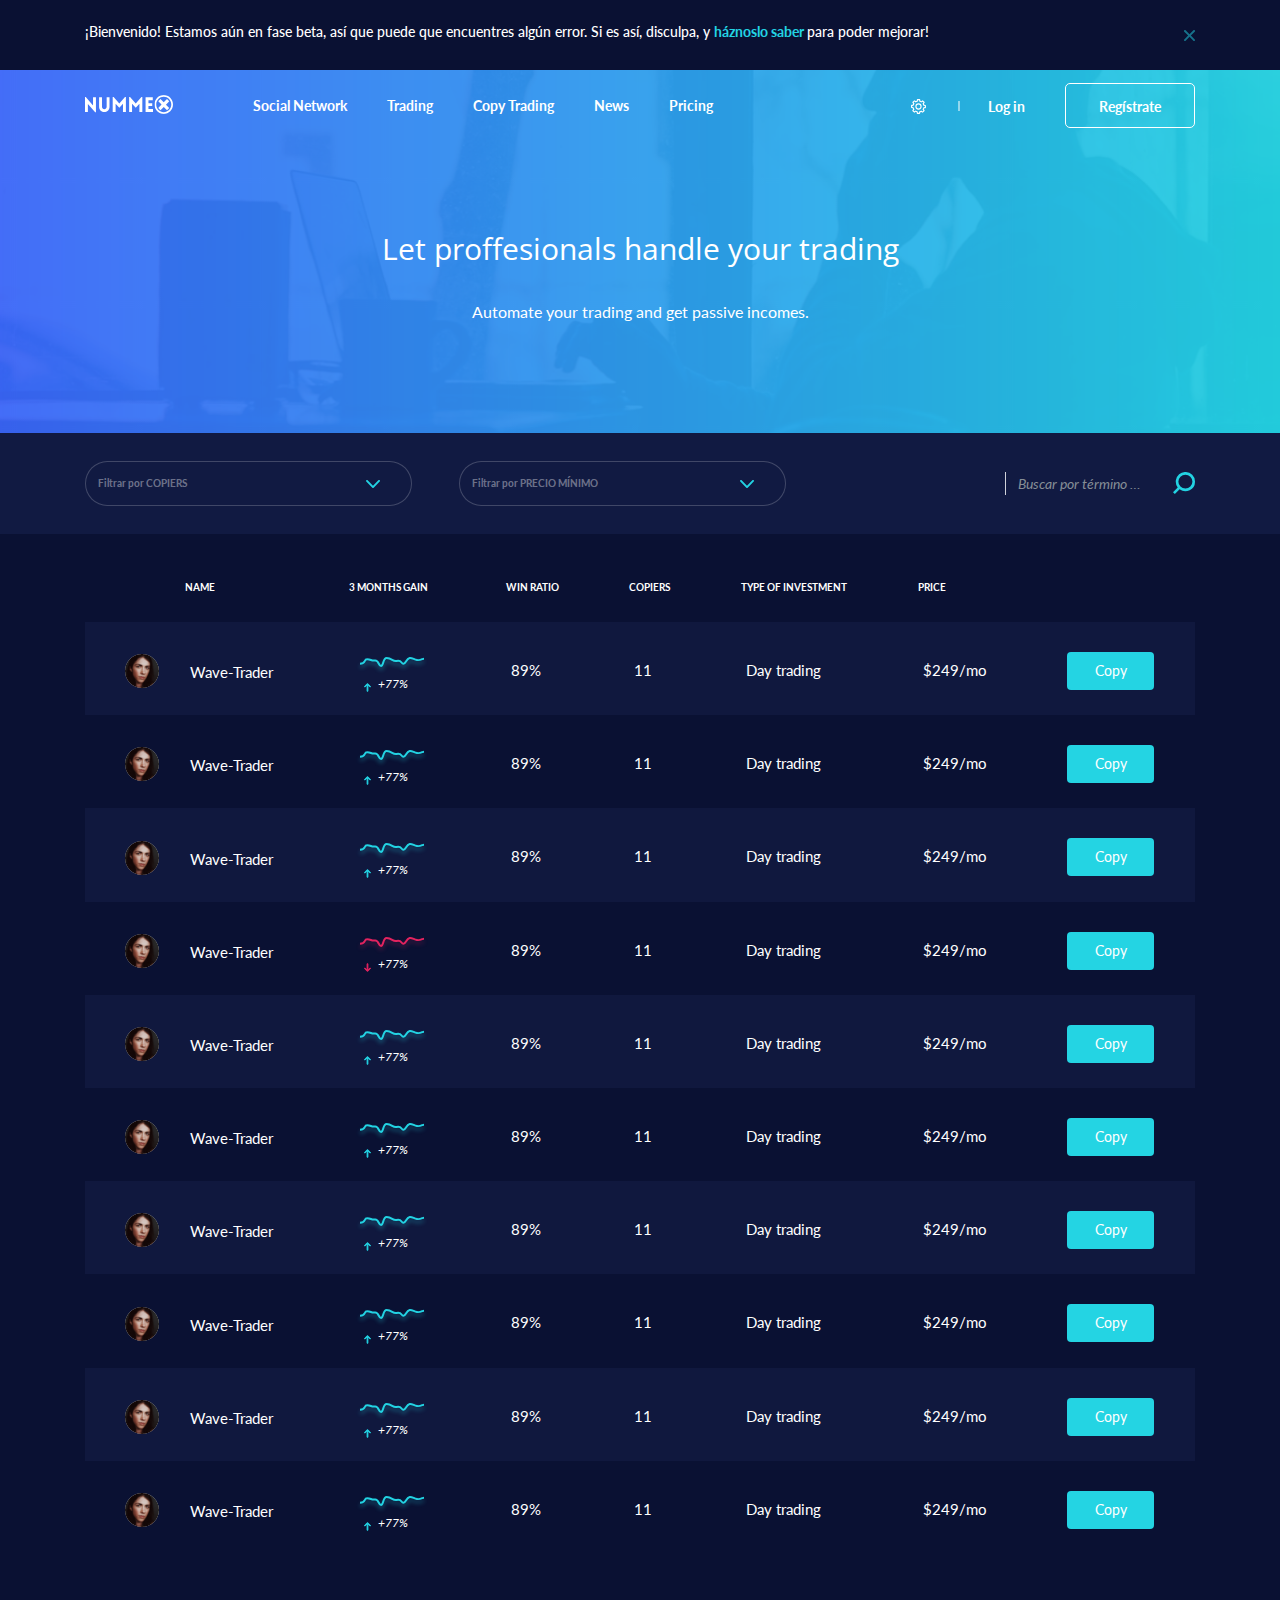
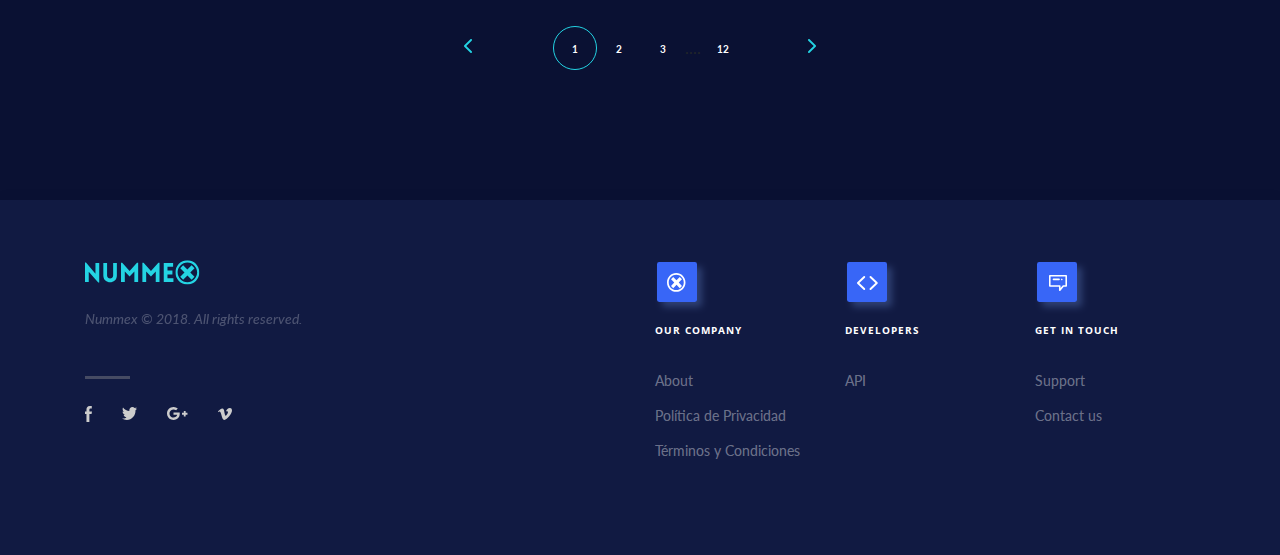
<file: trading-copy-darkmode.html>
<!DOCTYPE html>
<html lang="en">

    <head>

        <!-- Meta -->
        <meta charset="utf-8">
        <meta name="viewport" content="width=device-width, initial-scale=1, shrink-to-fit=no">
        <meta name="description" content="">
        <meta name="author" content="">


        <title> Trading Copy Dark Mode || Numme </title>

        <!-- Bootstrap CSS -->
        <link href="css/bootstrap.min.css" rel="stylesheet">  
        <link href="css/owl.carousel.min.css" rel="stylesheet">  
        <link href="css/owl.theme.default.min.css" rel="stylesheet">  
        <link href="css/jquery.scrollbar.css" rel="stylesheet">  
        <link rel="stylesheet" href="css/fontawesome.min.css"> 

        <!-- Google fonts CSS -->

        <link href="https://fonts.googleapis.com/css?family=Lato:100,300,400,700,900|Open+Sans:300,400,600,700,800" rel="stylesheet">


        <!-- Main Styles CSS -->
        <link href="css/style.css" rel="stylesheet">
        <link href="css/responsive.css" rel="stylesheet">
    </head>
    <body class="dark-mode">
        <div class="wrapper">
            <div class="alert alert-dismissible fade show" role="alert">
                <div class="container">
                    <div class="row">
                        <div class="col-12">
                            <div class="text-box">
                                <p>¡Bienvenido! Estamos aún en fase beta, así que puede que encuentres algún error. Si es así, disculpa, y <strong> háznoslo saber </strong>para poder mejorar!</p>
                                <button type="button" id="close" class="close" data-dismiss="alert" aria-label="Close">
                                    <span aria-hidden="true"><img src="img/cross-icon.svg"  alt=""/></span>
                                </button>
                            </div>
                        </div>
                    </div>
                </div>
            </div>
            <header class="header">
                <div class="container">
                    <div class="row">
                        <div class="col-12">
                            <div class="header-inner">
                                <div class="header-logo">
                                    <a href="index.html"><img src="img/logo.svg" alt="" /></a>
                                </div>
                                <div class="header-nave">
                                    <ul class="navbar-nav mr-auto">
                                        <li class="nav-item">
                                            <a class="nav-link" href="social-network.html">Social Network</a>
                                        </li>
                                        <li class="nav-item">
                                            <a class="nav-link" href="trading.html">Trading</a>
                                        </li>
                                        <li class="nav-item active">
                                            <a class="nav-link" href="trading-copy.html">Copy Trading</a>
                                        </li>
                                        <li class="nav-item">
                                            <a class="nav-link" href="news.html">News</a>
                                        </li>
                                        <li class="nav-item">
                                            <a class="nav-link" href="pricing.html">Pricing</a>
                                        </li>
                                    </ul>
                                    <div class="login-right">
                                        <ul>
                                            <li class="dropdown setting">
                                                <a href="#" id="dropdownMenuButton6" data-toggle="dropdown"><img src="img/gear-icon.svg" alt="" /></a>
                                                <div class="dropdown-menu" aria-labelledby="dropdownMenuButton6">
                                                    <div class="content">
                                                        <div class="demo">
                                                            <div class="scrollbar-inner">
                                                                <div class="visualizattion">
                                                                    <h3>VISUALIZATION</h3>
                                                                    <div class="visualizattion-box">
                                                                        <p>Dark Mode</p>
                                                                        <label class="switch">
                                                                            <input type="checkbox">
                                                                            <span class="slider round"></span>
                                                                        </label>
                                                                    </div>  
                                                                </div>  
                                                                <div class="language">
                                                                    <h3>LANGUAGE</h3>
                                                                    <form action="#">
                                                                        <input type="text" class="form-control" placeholder="Buscar …" />
                                                                        <ul class="buy-alarm">
                                                                            <li>
                                                                                <input type="radio" id="test1" name="radio-group" checked>
                                                                                <label for="test1">English</label>
                                                                            </li>
                                                                            <li>
                                                                                <input type="radio" id="test2" name="radio-group">
                                                                                <label for="test2">Spanish</label>
                                                                            </li>
                                                                            <li>
                                                                                <input type="radio" id="test3" name="radio-group">
                                                                                <label for="test3">French</label>
                                                                            </li>
                                                                            <li>
                                                                                <input type="radio" id="test4" name="radio-group">
                                                                                <label for="test4">United State</label>
                                                                            </li>
                                                                            <li>
                                                                                <input type="radio" id="test5" name="radio-group">
                                                                                <label for="test5">Japanese</label>
                                                                            </li>
                                                                            <li>
                                                                                <input type="radio" id="test6" name="radio-group">
                                                                                <label for="test6">Spanish</label>
                                                                            </li>
                                                                            <li>
                                                                                <input type="radio" id="test7" name="radio-group">
                                                                                <label for="test7">Urdu</label>
                                                                            </li>
                                                                        </ul> 
                                                                    </form>
                                                                </div>
                                                            </div>
                                                        </div>
                                                    </div>
                                                </div>
                                            </li>
                                            <li><a href="#" data-toggle="modal" data-target="#exampleModal">Log in</a></li>
                                            <li class="registrate-btn"><a href="#" data-toggle="modal" data-target="#exampleModa5">Regístrate</a></li>
                                        </ul>
                                        <div class="menu-icon">
                                            <a href="#"><img src="img/menu-icon.png" alt="" /></a>
                                        </div>
                                    </div>
                                </div>
                            </div>
                        </div>
                    </div>
                </div>
            </header>
            <section class="social-network-banner trading-copy-banner"> 
                <div class="container">
                    <div class="row">
                        <div class="col-12">
                            <div class="text-box">
                                <h1>Let proffesionals handle your trading</h1>
                                <p>Automate your trading and get passive incomes.</p> 
                            </div>
                        </div>
                    </div>
                </div> 
            </section> 
            <div class="trading-copy">
                <div class="trading-copy-top-main">
                    <div class="container">
                        <div class="row">
                            <div class="col-12"> 
                                <div class="news-info-mobile">
                                    <div class="container">
                                        <div class="row">
                                            <div class="col-12">
                                                <ul class="clearfix">
                                                    <li><a class="toggles-class" href="#"><img src="img/toggles-icon.png" alt="" /></a></li>
                                                    <li><a class="search-class" href="#"><img src="img/search-icon.png" alt="" /></a></li>
                                                </ul>
                                            </div>
                                        </div>
                                    </div>
                                </div>
                                <div class="news-info-dasktop">
                                    <div class="trading-copy-top">
                                        <div class="trading-copy-top-left">
                                            <select class="form-control">
                                                <option>Filtrar por     COPIERS </option>
                                            </select>
                                            <select class="form-control">
                                                <option>Filtrar por     PRECIO MÍNIMO </option>
                                            </select>
                                        </div>
                                        <div class="trading-copy-top-rigth">
                                            <form>
                                                <input type="text" class="form-control" placeholder="Buscar por término …" />
                                                <a href="#"><img src="img/search-icon.svg" alt="" /></a>
                                            </form>
                                        </div>
                                    </div>
                                </div>
                            </div>
                        </div>
                    </div>
                </div>
                <div class="trading-copy-detail">
                    <div class="container">
                        <div class="row">
                            <div class="col-12">
                                <div class="mobile-version">
                                    <div class="trading-copy-detail-mobile">
                                        <div class="card">
                                            <div class="card-header">
                                                <div class="card-header-left">
                                                    <div class="image-holder">
                                                        <img src="img/authors-img1.png" alt="" />
                                                    </div>
                                                    <div class="text-box">
                                                        <h4>Wave-Trader</h4>
                                                    </div>
                                                </div>
                                                <a href="#"><img src="img/down-arrow.png" alt=""></a>
                                            </div>
                                            <div class="card-boday">
                                                <div class="row">
                                                    <div class="col-6">
                                                        <h4>3 MONTHS GAIN</h4>
                                                        <div class="month-gain">
                                                            <img src="img/likes-graph-blue.png" alt="" />
                                                            <p><img src="img/arrow-up-icon.svg" alt="" />   +77%</p>
                                                        </div>
                                                    </div>
                                                    <div class="col-6">
                                                        <h4>WIN RATIO</h4>
                                                        <p>89%</p>
                                                    </div>
                                                </div>
                                                <div class="row mt-4">
                                                    <div class="col-6">
                                                        <h4>PRICE</h4>
                                                        <p>$249/mo</p>
                                                    </div>
                                                    <div class="col-6">
                                                        <a class="copy" href="#" data-toggle="modal" data-target="#exampleModalLong">copy</a>
                                                    </div>
                                                </div>
                                            </div>
                                        </div>
                                        <div class="card">
                                            <div class="card-header">
                                                <div class="card-header-left">
                                                    <div class="image-holder">
                                                        <img src="img/authors-img1.png" alt="" />
                                                    </div>
                                                    <div class="text-box">
                                                        <h4>Wave-Trader</h4>
                                                    </div>
                                                </div>
                                                <a href="#"><img src="img/down-arrow.png" alt=""></a>
                                            </div>
                                            <div class="card-boday">
                                                <div class="row">
                                                    <div class="col-6">
                                                        <h4>3 MONTHS GAIN</h4>
                                                        <div class="month-gain">
                                                            <img src="img/likes-graph-blue.png" alt="" />
                                                            <p><img src="img/arrow-up-icon.svg" alt="" />   +77%</p>
                                                        </div>
                                                    </div>
                                                    <div class="col-6">
                                                        <h4>WIN RATIO</h4>
                                                        <p>89%</p>
                                                    </div>
                                                </div>
                                                <div class="row mt-4">
                                                    <div class="col-6">
                                                        <h4>PRICE</h4>
                                                        <p>$249/mo</p>
                                                    </div>
                                                    <div class="col-6">
                                                        <a class="copy" href="#">copy</a>
                                                    </div>
                                                </div>
                                            </div>
                                        </div>
                                    </div>
                                </div>
                                <div class="dasktop-version">
                                    <div class="table-responsive">
                                        <table>
                                            <thead>
                                                <tr> 
                                                    <th>NAME</th>
                                                    <th>3 MONTHS GAIN</th>
                                                    <th>WIN RATIO</th>
                                                    <th>COPIERS</th>
                                                    <th>TYPE OF INVESTMENT</th>
                                                    <th>PRICE</th>
                                                    <th></th>
                                                </tr>
                                            </thead>
                                            <tbody>
                                                <tr>
                                                    <td>
                                                        <div class="image-holder">
                                                            <img src="img/authors-img1.png" alt="" />
                                                        </div>
                                                        <div class="text-box">
                                                            <h4>Wave-Trader</h4>
                                                        </div>
                                                    </td>
                                                    <td>
                                                        <img src="img/likes-graph-blue.png" alt="" />
                                                        <p><img src="img/arrow-up-icon.svg" alt="" />   +77%</p>
                                                    </td>
                                                    <td>89%</td>
                                                    <td>11</td>
                                                    <td>Day trading</td>
                                                    <td>$249/mo</td>
                                                    <td><a href="#" data-toggle="modal" data-target="#exampleModalLong">Copy</a></td>
                                                </tr>
                                                <tr>
                                                    <td>
                                                        <div class="image-holder">
                                                            <img src="img/authors-img1.png" alt="" />
                                                        </div>
                                                        <div class="text-box">
                                                            <h4>Wave-Trader</h4>
                                                        </div>
                                                    </td>
                                                    <td>
                                                        <img src="img/likes-graph-blue.png" alt="" />
                                                        <p><img src="img/arrow-up-icon.svg" alt="" />   +77%</p>
                                                    </td>
                                                    <td>89%</td>
                                                    <td>11</td>
                                                    <td>Day trading</td>
                                                    <td>$249/mo</td>
                                                    <td><a href="#">Copy</a></td>
                                                </tr>
                                                <tr>
                                                    <td>
                                                        <div class="image-holder">
                                                            <img src="img/authors-img1.png" alt="" />
                                                        </div>
                                                        <div class="text-box">
                                                            <h4>Wave-Trader</h4>
                                                        </div>
                                                    </td>
                                                    <td>
                                                        <img src="img/likes-graph-blue.png" alt="" />
                                                        <p><img src="img/arrow-up-icon.svg" alt="" />   +77%</p>
                                                    </td>
                                                    <td>89%</td>
                                                    <td>11</td>
                                                    <td>Day trading</td>
                                                    <td>$249/mo</td>
                                                    <td><a href="#">Copy</a></td>
                                                </tr>
                                                <tr>
                                                    <td>
                                                        <div class="image-holder">
                                                            <img src="img/authors-img1.png" alt="" />
                                                        </div>
                                                        <div class="text-box">
                                                            <h4>Wave-Trader</h4>
                                                        </div>
                                                    </td>
                                                    <td>
                                                        <img src="img/likes-graph-red.png" alt="" />
                                                        <p><img src="img/arrow-down-icon.svg" alt="" />   +77%</p>
                                                    </td>
                                                    <td>89%</td>
                                                    <td>11</td>
                                                    <td>Day trading</td>
                                                    <td>$249/mo</td>
                                                    <td><a href="#">Copy</a></td>
                                                </tr>
                                                <tr>
                                                    <td>
                                                        <div class="image-holder">
                                                            <img src="img/authors-img1.png" alt="" />
                                                        </div>
                                                        <div class="text-box">
                                                            <h4>Wave-Trader</h4>
                                                        </div>
                                                    </td>
                                                    <td>
                                                        <img src="img/likes-graph-blue.png" alt="" />
                                                        <p><img src="img/arrow-up-icon.svg" alt="" />   +77%</p>
                                                    </td>
                                                    <td>89%</td>
                                                    <td>11</td>
                                                    <td>Day trading</td>
                                                    <td>$249/mo</td>
                                                    <td><a href="#">Copy</a></td>
                                                </tr>
                                                <tr>
                                                    <td>
                                                        <div class="image-holder">
                                                            <img src="img/authors-img1.png" alt="" />
                                                        </div>
                                                        <div class="text-box">
                                                            <h4>Wave-Trader</h4>
                                                        </div>
                                                    </td>
                                                    <td>
                                                        <img src="img/likes-graph-blue.png" alt="" />
                                                        <p><img src="img/arrow-up-icon.svg" alt="" />   +77%</p>
                                                    </td>
                                                    <td>89%</td>
                                                    <td>11</td>
                                                    <td>Day trading</td>
                                                    <td>$249/mo</td>
                                                    <td><a href="#">Copy</a></td>
                                                </tr>
                                                <tr>
                                                    <td>
                                                        <div class="image-holder">
                                                            <img src="img/authors-img1.png" alt="" />
                                                        </div>
                                                        <div class="text-box">
                                                            <h4>Wave-Trader</h4>
                                                        </div>
                                                    </td>
                                                    <td>
                                                        <img src="img/likes-graph-blue.png" alt="" />
                                                        <p><img src="img/arrow-up-icon.svg" alt="" />   +77%</p>
                                                    </td>
                                                    <td>89%</td>
                                                    <td>11</td>
                                                    <td>Day trading</td>
                                                    <td>$249/mo</td>
                                                    <td><a href="#">Copy</a></td>
                                                </tr>
                                                <tr>
                                                    <td>
                                                        <div class="image-holder">
                                                            <img src="img/authors-img1.png" alt="" />
                                                        </div>
                                                        <div class="text-box">
                                                            <h4>Wave-Trader</h4>
                                                        </div>
                                                    </td>
                                                    <td>
                                                        <img src="img/likes-graph-blue.png" alt="" />
                                                        <p><img src="img/arrow-up-icon.svg" alt="" />   +77%</p>
                                                    </td>
                                                    <td>89%</td>
                                                    <td>11</td>
                                                    <td>Day trading</td>
                                                    <td>$249/mo</td>
                                                    <td><a href="#">Copy</a></td>
                                                </tr>
                                                <tr>
                                                    <td>
                                                        <div class="image-holder">
                                                            <img src="img/authors-img1.png" alt="" />
                                                        </div>
                                                        <div class="text-box">
                                                            <h4>Wave-Trader</h4>
                                                        </div>
                                                    </td>
                                                    <td>
                                                        <img src="img/likes-graph-blue.png" alt="" />
                                                        <p><img src="img/arrow-up-icon.svg" alt="" />   +77%</p>
                                                    </td>
                                                    <td>89%</td>
                                                    <td>11</td>
                                                    <td>Day trading</td>
                                                    <td>$249/mo</td>
                                                    <td><a href="#">Copy</a></td>
                                                </tr>
                                                <tr>
                                                    <td>
                                                        <div class="image-holder">
                                                            <img src="img/authors-img1.png" alt="" />
                                                        </div>
                                                        <div class="text-box">
                                                            <h4>Wave-Trader</h4>
                                                        </div>
                                                    </td>
                                                    <td>
                                                        <img src="img/likes-graph-blue.png" alt="" />
                                                        <p><img src="img/arrow-up-icon.svg" alt="" />   +77%</p>
                                                    </td>
                                                    <td>89%</td>
                                                    <td>11</td>
                                                    <td>Day trading</td>
                                                    <td>$249/mo</td>
                                                    <td><a href="#">Copy</a></td>
                                                </tr>
                                            </tbody>
                                        </table>
                                    </div>
                                    <div class="pagination">
                                        <ul>
                                            <li class="left-arrow"><a href="#"><img src="img/left-arrow.png" alt="" /></a></li>
                                            <li class="active"><a href="#">1</a></li>
                                            <li><a href="#">2</a></li>
                                            <li><a href="#">3</a></li>
                                            <li>....</li>
                                            <li><a href="#">12</a></li>
                                            <li  class="right-arrow"><a href="#"><img src="img/right-arrow.png" alt="" /></a></li>
                                        </ul>
                                    </div>
                                </div>
                            </div>
                        </div>
                    </div>
                </div>
            </div>


            <footer class="footer">
                <div class="container">
                    <div class="row">
                        <div class="col-xl-6 col-lg-4 col-md-4 order-lg-1 order-md-1 order-sm-4 order-4">
                            <div class="footer-inner footer-first">
                                <div class="footer-logo">
                                    <a href="#"><img src="img/logo-footer.svg" alt="" /></a>
                                </div>
                                <p>Nummex © 2018. All rights reserved.</p>
                                <div class="footer-socail">
                                    <ul class="clearfix">
                                        <li><a href="#"><img src="img/facebook-icon.svg" alt="" /></a></li>
                                        <li><a href="#"><img src="img/twitter-icon.svg" alt="" /></a></li>
                                        <li><a href="#"><img src="img/google-pluse-icon.svg" alt="" /></a></li>
                                        <li><a href="#"><img src="img/vimo-icon.svg" alt="" /></a></li>
                                    </ul>
                                </div>
                            </div>
                        </div>
                        <div class="col-xl-2 col-lg-3 col-md-3 order-lg-2 order-md-2 order-sm-1 order-1">
                            <div class="footer-inner footer-second">
                                <h3 class="dasktop-version">
                                    <img class="company-img" src="img/company-icon.svg" alt="" />
                                    OUR COMPANY 
                                </h3>
                                <h3 class="mobile-version" id="title1">
                                    <img class="company-img" src="img/company-icon.svg" alt="" />
                                    <a href="#">OUR COMPANY <img class="arrow-down" src="img/down-arrow.png" alt="" /></a>
                                </h3>
                                <div id="footer-links1" class="footer-links">
                                    <ul>
                                        <li><a href="#">About</a></li>
                                        <li><a href="#">Política de Privacidad</a></li>
                                        <li><a href="#">Términos y Condiciones</a></li>
                                    </ul>
                                </div>
                            </div>
                        </div>
                        <div class="col-xl-2 col-lg-2 col-md-2 order-lg-3 order-md-3 order-sm-2 order-2">
                            <div class="footer-inner">
                                <h3 class="dasktop-version">
                                    <img class="company-img" src="img/developer-icon.svg" alt="" />
                                    DEVELOPERS  
                                </h3>
                                <h3 class="mobile-version" id="title2">
                                    <img class="company-img" src="img/developer-icon.svg" alt="" />
                                    <a href="#"> DEVELOPERS <img class="arrow-down" src="img/down-arrow.png" alt="" /></a>
                                </h3>
                                <div id="footer-links2" class="footer-links">
                                    <ul>
                                        <li><a href="#">API</a></li> 
                                    </ul>
                                </div>
                            </div>
                        </div>
                        <div class="col-xl-2 col-lg-3 col-md-3 order-lg-4 order-md-4 order-sm-3 order-3">
                            <div class="footer-inner">
                                <h3 class="dasktop-version">
                                    <img class="company-img" src="img/get-in-touch-icon.svg" alt="" />
                                    GET IN TOUCH 
                                </h3>
                                <h3 class="mobile-version" id="title3">
                                    <img class="company-img" src="img/get-in-touch-icon.svg" alt="" />
                                    <a href="#">GET IN TOUCH <img class="arrow-down" src="img/down-arrow.png" alt="" /></a>
                                </h3>
                                <div id="footer-links3" class="footer-links">
                                    <ul>
                                        <li><a href="#">Support</a></li> 
                                        <li><a href="#">Contact us</a></li> 
                                    </ul>
                                </div>
                            </div>
                        </div>
                    </div>
                </div>
            </footer>
            <div class="right-menu">
                <div class="right-menu-nav">
                    <ul>
                        <li class="active"><a href="#">Social Network</a></li>
                        <li><a href="#">Trading</a></li>
                        <li><a href="#">Copy trading</a></li>
                        <li><a href="#">News</a></li>
                        <li><a href="#">Pricing</a></li>
                    </ul>
                </div>
                <div class="login-right">
                    <ul>
                        <li><a id="gear-menu" href="#"><img src="img/gear-icon.svg" alt="" /></a></li>
                        <li><a id="fbaez-menu" href="#">Fbaez <img class="menu-right-icon" src="img/menu-right-icon.svg" alt="" /></a></li> 
                    </ul> 
                </div>
            </div>
        </div>
        <div class="overlay"></div>
        <div class="order-book-modal trading-graph-modal trading-copy-modal">
            <!-- Modal -->
            <div class="modal fade" id="exampleModalLong" tabindex="-1" role="dialog" aria-labelledby="exampleModalLongTitle" aria-hidden="true">
                <div class="modal-dialog" role="document">
                    <div class="modal-content">

                        <div class="modal-body">
                            <button type="button" class="close" data-dismiss="modal" aria-label="Close">
                                <span aria-hidden="true"><img src="img/cross-icon-black.svg" alt="" /></span>
                            </button>
                            <div class="login-modal-top">
                                <div class="logo">
                                    <img src="img/logo2.svg" alt="" />
                                </div>
                                <button type="button" class="close" data-dismiss="modal" aria-label="Close">
                                    <span aria-hidden="true"><img src="img/cross-icon.svg" alt="" /></span>
                                </button> 
                            </div>
                            <div class="trading-modal-wave">
                                <div class="hedding">
                                    <div class="image-holder">
                                        <img src="img/authors-img1.png" alt="" />
                                        <h3>Wave-Trader</h3>
                                    </div>
                                    <span> Social Network <a href="#">Copy</a> </span>
                                </div>
                                <p>Lorem Ipsum is simply dummy text of the printing and typesetting industry. Lorem Ipsum has been the industry's standard.</p>
                                <select class="form-control">
                                    <option>Mostrar   ÚLTIMOS 3 MESES</option>
                                </select>
                                <div class="table-responsive">
                                    <table>
                                        <thead>
                                            <tr>
                                                <th>GAIN</th>
                                                <th>WIN RATIO</th>
                                                <th>COPIERS</th>
                                                <th>TYPE OF INVESTMENT</th>
                                                <th>PRICE</th>
                                            </tr>
                                        </thead>
                                        <tbody>
                                            <tr>
                                                <td>
                                                    <img src="img/likes-graph-blue.png" alt="" />
                                                    <p><img src="img/arrow-up-icon.svg" alt="" />   +77%</p>
                                                </td>
                                                <td>89%</td>
                                                <td>11</td>
                                                <td>Hold</td>
                                                <td>$ 225/mo</td>
                                            </tr>
                                        </tbody>
                                    </table>
                                </div>
                            </div>
                            <div class="trading-modal-transacciones">
                                <h3>Listado últimas transacciones</h3>
                                <div class="table-responsive">
                                    <table>
                                        <thead>
                                            <tr>
                                                <th>EXCHANGE</th>
                                                <th>BASE</th>
                                                <th>CURRENCY</th>
                                                <th>ENTRY</th>
                                                <th>EXIT</th>
                                                <th>PNL</th>
                                                <th></th>
                                            </tr>
                                        </thead>
                                        <tbody>
                                            <tr>
                                                <td>BINANCE</td>
                                                <td>USDT</td>
                                                <td>BCC</td>
                                                <td>782.42000000</td>
                                                <td>514.42000000</td>
                                                <td>
                                                    <img src="img/likes-graph-blue.png" alt="" />
                                                    <p><img src="img/arrow-up-icon.svg" alt="" />   +77%</p>
                                                </td>
                                                <td><img src="img/down-arrow.png" alt="" /></td>
                                            </tr>
                                            <tr>
                                                <td>BINANCE</td>
                                                <td>USDT</td>
                                                <td>BCC</td>
                                                <td>782.42000000</td>
                                                <td>514.42000000</td>
                                                <td>
                                                    <img src="img/likes-graph-blue.png" alt="" />
                                                    <p><img src="img/arrow-up-icon.svg" alt="" />   +77%</p>
                                                </td>
                                                <td><img src="img/down-arrow.png" alt="" /></td>
                                            </tr>
                                        </tbody>
                                    </table>
                                </div>
                            </div>
                        </div>
                    </div>
                </div>
            </div>
        </div>
        <div class="order-book-modal login-modal">
            <div class="modal fade" id="exampleModal">
                <div class="modal-dialog" role="document">
                    <div class="modal-content">
                        <div class="modal-body">
                            <button type="button" class="close" data-dismiss="modal" aria-label="Close">
                                <span aria-hidden="true"><img src="img/cross-icon-black.svg" alt="" /></span>
                            </button> 
                            <div class="login-modal-top">
                                <div class="logo">
                                    <img src="img/logo2.svg" alt="" />
                                </div>
                                <button type="button" class="close" data-dismiss="modal" aria-label="Close">
                                    <span aria-hidden="true"><img src="img/cross-icon.svg" alt="" /></span>
                                </button> 
                            </div>
                            <div class="login-modal-inner">
                                <div class="login-modal-left">
                                    <h3>¡Qué bien tenerte de vuelta!</h3>
                                    <form>
                                        <div class="form-group">
                                            <label>USUARIO <a href="#"  data-toggle="modal" data-dismiss="modal" data-target="#exampleModal2">Olvídé mi usuario</a></label>
                                            <input type="text" class="form-control" required="required" placeholder="Introduce tu usuario" />
                                        </div>
                                        <div class="form-group">
                                            <label>PASSWORD <a href="#" data-toggle="modal" data-dismiss="modal" data-target="#exampleModal3">Olvídé mi contraseña</a></label>
                                            <input type="text" class="form-control" required="required" placeholder="Introduce tu password" />
                                        </div>
                                        <div class="form-group"> 
                                            <a class="btn-defult" href="#" data-toggle="modal" data-dismiss="modal" data-target="#exampleModal4">Entrar <img src="img/arrow-right-long.png" alt="" /></a>
                                        </div>
                                    </form>
                                </div>
                                <div class="login-modal-rigth">
                                    <h3>¿Aún no tienes cuenta?</h3>
                                    <p>Podrás crear tu propio portfolio de Criptomonedas, guardar tu configuración y recibir avisos personalizados.</p>
                                    <a href="#" data-toggle="modal" data-dismiss="modal" data-target="#exampleModa5">Regístrate <img src="img/document-icon.png" alt="" /></a>
                                </div>
                            </div>
                        </div>
                    </div>
                </div>
            </div>
        </div>
        <div class="order-book-modal login-modal">
            <div class="modal fade" id="exampleModal2">
                <div class="modal-dialog" role="document">
                    <div class="modal-content">
                        <div class="modal-body">
                            <button type="button" class="close" data-dismiss="modal" aria-label="Close">
                                <span aria-hidden="true"><img src="img/cross-icon-black.svg" alt="" /></span>
                            </button> 
                            <div class="login-modal-top">
                                <div class="logo">
                                    <img src="img/logo2.svg" alt="" />
                                </div>
                                <button type="button" class="close" data-dismiss="modal" aria-label="Close">
                                    <span aria-hidden="true"><img src="img/cross-icon.svg" alt="" /></span>
                                </button> 
                            </div>
                            <div class="login-modal-inner recover-password">
                                <div class="login-modal-left">
                                    <h3><a href="#" data-toggle="modal" data-dismiss="modal" data-target="#exampleModal2"><img src="img/arrow-thin-left.png" alt="" /></a>Recupera tu contraseña</h3>
                                    <p>Si no te acuerdas de tu contraseña, tranquilo, danos tu usuario y te enviaremos a tu mail una nueva que luego podrás cambiar.</p>
                                    <form>
                                        <div class="form-group">
                                            <label>USUARIO</label>
                                            <input type="text" class="form-control" placeholder="Introduce tu usuario" />
                                        </div> 
                                        <div class="form-group"> 
                                            <a class="btn-defult" href="#">Recuperar <img src="img/arrow-right-long.png" alt="" /></a>
                                        </div>
                                    </form>
                                </div>
                                <div class="login-modal-rigth">
                                    <h3>¿Aún no tienes cuenta?</h3>
                                    <p>Podrás crear tu propio portfolio de Criptomonedas, guardar tu configuración y recibir avisos personalizados.</p>
                                    <a href="#" data-toggle="modal" data-dismiss="modal" data-target="#exampleModa5">Regístrate <img src="img/document-icon.png" alt="" /></a>
                                </div>
                            </div>
                        </div>

                    </div>
                </div>
            </div>
        </div>
        <div class="order-book-modal login-modal">
            <div class="modal fade" id="exampleModal3">
                <div class="modal-dialog" role="document">
                    <div class="modal-content">
                        <div class="modal-body">
                            <button type="button" class="close" data-dismiss="modal" aria-label="Close">
                                <span aria-hidden="true"><img src="img/cross-icon-black.svg" alt="" /></span>
                            </button>
                            <div class="login-modal-top">
                                <div class="logo">
                                    <img src="img/logo2.svg" alt="" />
                                </div>
                                <button type="button" class="close" data-dismiss="modal" aria-label="Close">
                                    <span aria-hidden="true"><img src="img/cross-icon.svg" alt="" /></span>
                                </button> 
                            </div>
                            <div class="login-modal-inner recover-password">
                                <div class="login-modal-left">
                                    <h3><a href="#" data-toggle="modal" data-dismiss="modal" data-target="#exampleModal3"><img src="img/arrow-thin-left.png" alt="" /></a>Recupera tu usuario</h3>
                                    <p>Si no te acuerdas de tu contraseña, tranquilo, danos tu usuario y te enviaremos a tu mail una nueva que luego podrás cambiar.</p>
                                    <form>
                                        <div class="form-group">
                                            <label>MAIL</label>
                                            <input type="text" class="form-control" placeholder="Introduce tu mail" />
                                        </div> 
                                        <div class="form-group"> 
                                            <a class="btn-defult" href="#" data-toggle="modal" data-dismiss="modal" data-target="#exampleModal4">Recuperar <img src="img/arrow-right-long.png" alt="" /></a>
                                        </div>
                                    </form>
                                </div>
                                <div class="login-modal-rigth">
                                    <h3>¿Aún no tienes cuenta?</h3>
                                    <p>Podrás crear tu propio portfolio de Criptomonedas, guardar tu configuración y recibir avisos personalizados.</p>
                                    <a href="#" data-toggle="modal" data-dismiss="modal" data-target="#exampleModa5">Regístrate <img src="img/document-icon.png" alt="" /></a>
                                </div>
                            </div>
                        </div>
                    </div>
                </div>
            </div>
        </div>
        <div class="order-book-modal login-modal">
            <div class="modal fade" id="exampleModal4">
                <div class="modal-dialog" role="document">
                    <div class="modal-content">
                        <div class="modal-body">
                            <button type="button" class="close" data-dismiss="modal" aria-label="Close">
                                <span aria-hidden="true"><img src="img/cross-icon-black.svg" alt="" /></span>
                            </button> 
                            <div class="login-modal-top">
                                <div class="logo">
                                    <img src="img/logo2.svg" alt="" />
                                </div>
                                <button type="button" class="close" data-dismiss="modal" aria-label="Close">
                                    <span aria-hidden="true"><img src="img/cross-icon.svg" alt="" /></span>
                                </button> 
                            </div>
                            <div class="login-modal-inner new-password">
                                <div class="login-modal-left">
                                    <img src="img/round-cheack.png" alt="" />
                                    <span>¡Genial!</span>
                                    <h3>Tu nueva contraseña está en camino.</h3>
                                    <a href="#">Volver al Login</a>

                                </div>
                                <div class="login-modal-rigth">
                                    <h3>¿Aún no tienes cuenta?</h3>
                                    <p>Podrás crear tu propio portfolio de Criptomonedas, guardar tu configuración y recibir avisos personalizados.</p>
                                    <a href="#" data-toggle="modal" data-dismiss="modal" data-target="#exampleModa5">Regístrate <img src="img/document-icon.png" alt="" /></a>
                                </div>
                            </div>
                        </div>

                    </div>
                </div>
            </div>
        </div>
        <div class="order-book-modal registor-modal">
            <div class="modal fade" id="exampleModa5">
                <div class="modal-dialog" role="document">
                    <div class="modal-content">
                        <div class="modal-body">
                            <button type="button" class="close" data-dismiss="modal" aria-label="Close">
                                <span aria-hidden="true"><img src="img/cross-icon-black.svg" alt="" /></span>
                            </button>
                            <div class="login-modal-top">
                                <div class="logo">
                                    <img src="img/logo2.svg" alt="" />
                                </div>
                                <button type="button" class="close" data-dismiss="modal" aria-label="Close">
                                    <span aria-hidden="true"><img src="img/cross-icon.svg" alt="" /></span>
                                </button> 
                            </div>
                            <div class="registor-modal-inner">
                                <div class="login-modal-left">
                                    <h3>¡Se parte de Nummex!</h3>
                                    <form>
                                        <div class="row">
                                            <div class="col-md-6">
                                                <div class="form-group">
                                                    <label>USUARIO <small>(*)</small></label>
                                                    <input type="text" class="form-control" placeholder="Introduce tu usuario" />
                                                </div>
                                            </div>
                                            <div class="col-md-6">
                                                <div class="form-group">
                                                    <label>PASSWORD (*) </label>
                                                    <input type="text" class="form-control" placeholder="Introduce tu password" />
                                                </div>
                                            </div>
                                        </div>

                                        <div class="row">
                                            <div class="col-md-6">
                                                <div class="form-group">
                                                    <label>MAIL   <small>(*)</small></label>
                                                    <input type="text" class="form-control" placeholder="Introduce tu mail" />
                                                </div>
                                            </div>
                                            <div class="col-md-6">
                                                <div class="form-group">
                                                    <label>REPITE TU PASSWORD    <small>(*)</small></label>
                                                    <input type="text" class="form-control" placeholder="Vuelve a introducir tu password" />
                                                </div>
                                            </div>
                                        </div>
                                        <div class="row">
                                            <div class="col-md-6">
                                                <div class="form-group cheack-boxs">
                                                    <input type="checkbox" />
                                                    <span> Acepto los <a href="#">términos y condiciones</a></span>
                                                </div>
                                            </div>
                                            <div class="col-md-6">
                                                <div class="form-group"> 
                                                    <a class="btn-defult" href="#">Registrarme <img src="img/arrow-right-long.png" alt="" /></a>
                                                </div>
                                            </div>
                                        </div>

                                    </form>
                                </div>

                            </div>
                        </div>

                    </div>
                </div>
            </div>
        </div>
        <div class="Configuration-setting">
            <div class="Configuration-setting-inner">
                <div class="content">
                    <div class="demo">
                        <div class="scrollbar-inner">
                            <div class="visualizattion">
                                <h4>Configuración</h4>
                                <h3>VISUALIZATION</h3>
                                <div class="visualizattion-box">
                                    <p>Dark Mode</p>
                                    <label class="switch">
                                        <input type="checkbox">
                                        <span class="slider round"></span>
                                    </label>
                                </div>  
                            </div>  
                            <div class="language">
                                <h3>LANGUAGE</h3>
                                <form action="#">
                                    <input type="text" class="form-control" placeholder="Buscar …" />
                                    <ul class="buy-alarm">
                                        <li>
                                            <input type="radio" id="testtow" name="radio-group" checked>
                                            <label for="testtow">English</label>
                                        </li>
                                        <li>
                                            <input type="radio" id="testthree" name="radio-group">
                                            <label for="testthree">Spanish</label>
                                        </li>
                                        <li>
                                            <input type="radio" id="testfour" name="radio-group">
                                            <label for="testfour">French</label>
                                        </li>
                                        <li>
                                            <input type="radio" id="testfive" name="radio-group">
                                            <label for="testfive">United State</label>
                                        </li>
                                        <li>
                                            <input type="radio" id="testsix" name="radio-group">
                                            <label for="testsix">Japanese</label>
                                        </li>
                                        <li>
                                            <input type="radio" id="testseven" name="radio-group">
                                            <label for="testseven">Spanish</label>
                                        </li>
                                        <li>
                                            <input type="radio" id="testeight" name="radio-group">
                                            <label for="testeight">Urdu</label>
                                        </li>
                                        <li>
                                            <input type="radio" id="testnin" name="radio-group" checked>
                                            <label for="testnin">English</label>
                                        </li>
                                        <li>
                                            <input type="radio" id="testten" name="radio-group" checked>
                                            <label for="testten">English</label>
                                        </li>
                                    </ul> 
                                </form>
                            </div>
                        </div>
                    </div>
                </div>
            </div>
        </div>
        <div class="fbaez-sidebar">
            <div class="fbaez-back">
                <a id="fbaez-back" href="#"><img src="img/menu-right-icon.svg" alt="" /> Volver</a>
            </div>
            <div class="text-box">
                <ul>
                    <li><a href="#"> <img src="img/document-white-icon.png" alt="" />Editar datos personales</a></li>
                    <li><a href="#"><img src="img/view-thumb-white-icon.png" alt="" />Panel Administrador</a></li>
                    <li><a href="#"><img src="img/gear-white-icon.png" alt="" />Configuración personal</a></li>
                    <li><a href="#"><img src="img/graph-bar-white-icon.png" alt="" />Portfolio</a></li>
                    <li><a href="#"><img src="img/jewel-white-icon.png" alt="" />Hacerte PRO</a></li> 
                </ul>
            </div>
            <div class="text-inner">
                <a id="skip-sidbar" href="#"><img src="img/skip-white-icon.png" alt="" />Cerrar Sesión</a>
            </div>
        </div>

        <!-- jQuery -->
        <script src="js/jquery-3.2.1.slim.min.js"></script>
        <script src="js/jquery.js"></script>
        <script src="js/popper.min.js"></script>
        <script src="js/bootstrap.min.js"></script>            
        <script src="js/owl.carousel.min.js"></script>            
        <script src="js/jquery.scrollbar.js"></script>            
        <script src="js/custom.js"></script>

    </body>

</html>
</file>
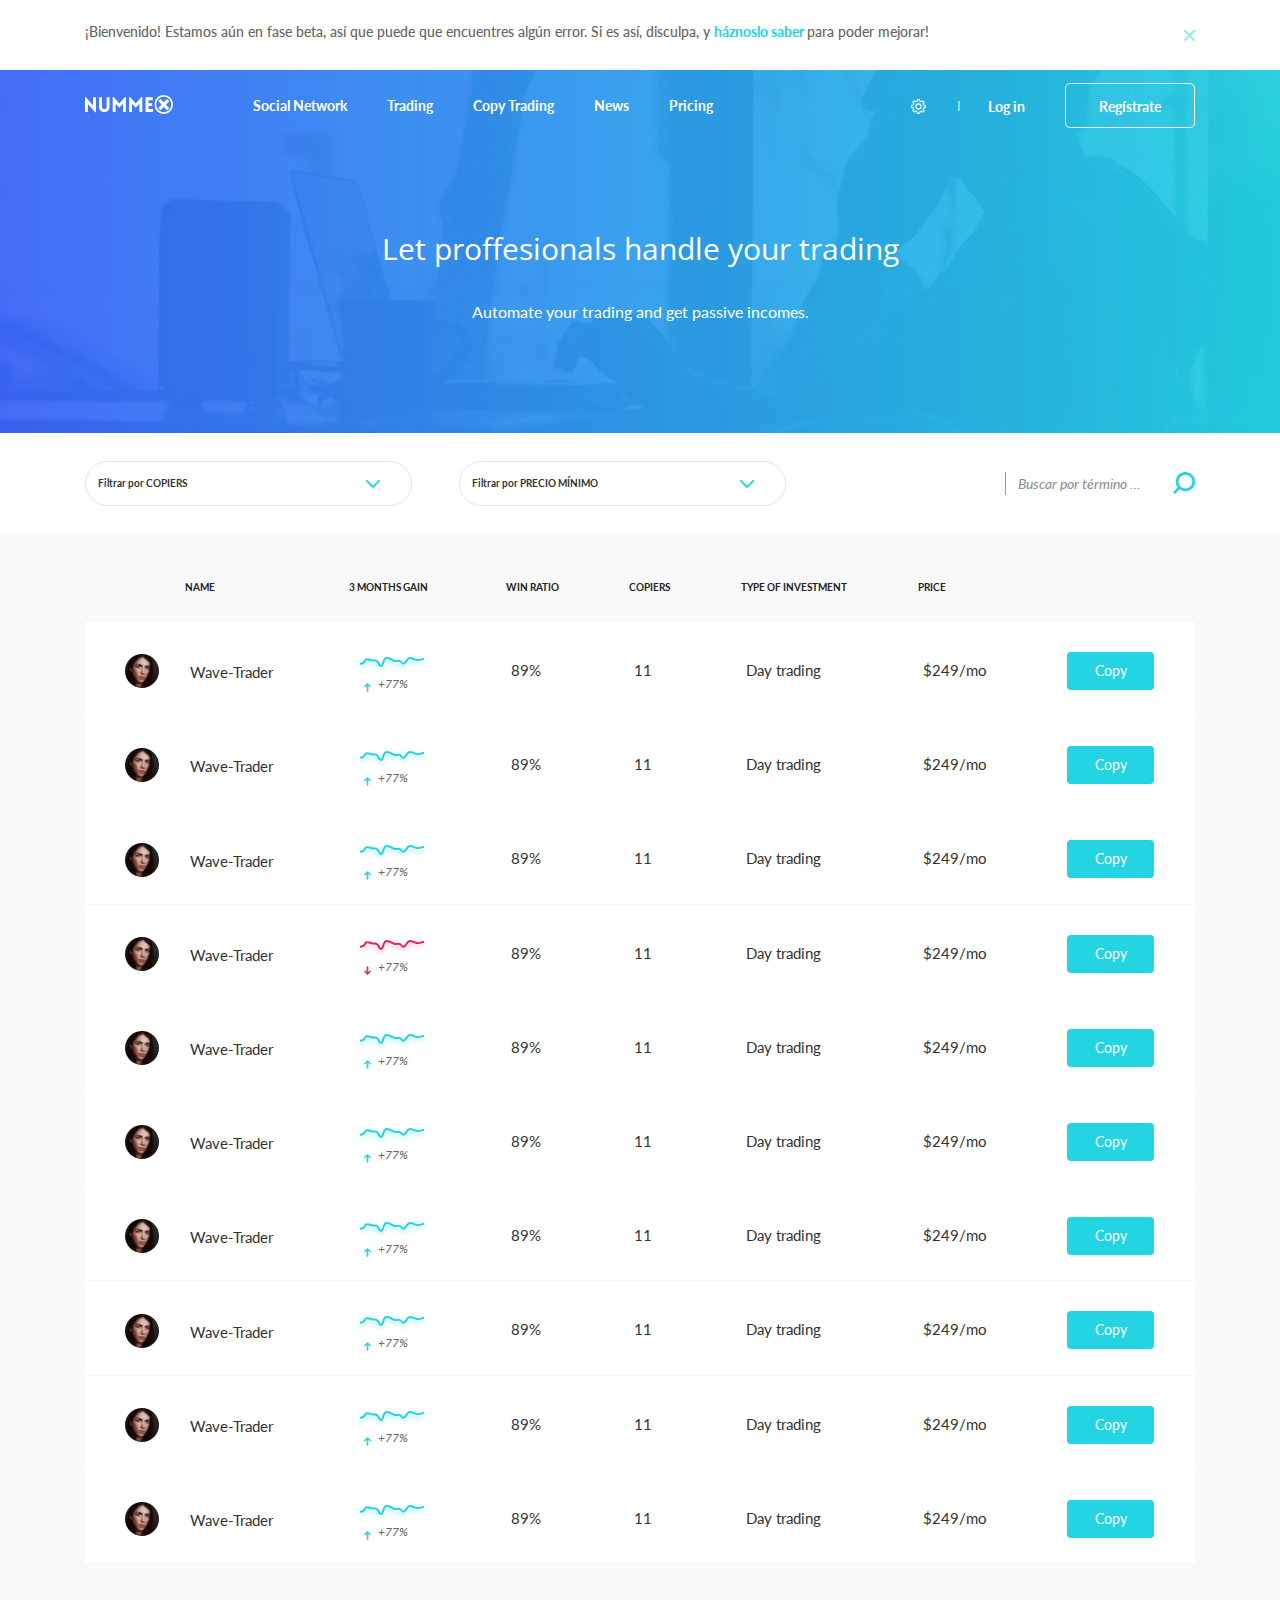
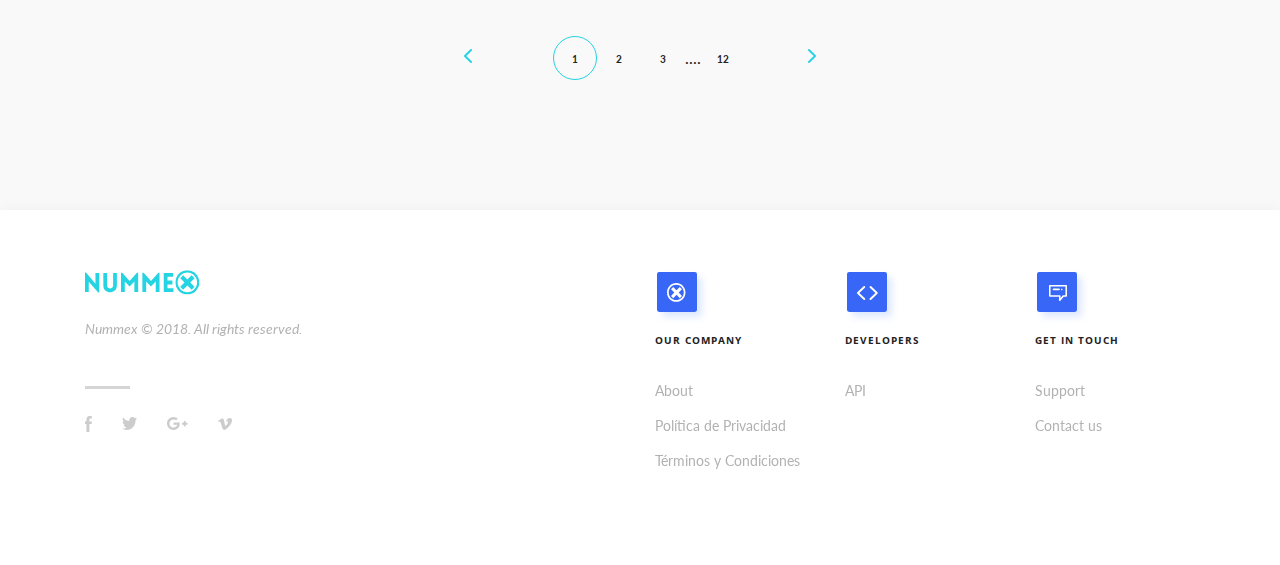
<file: trading-copy.html>
<!DOCTYPE html>
<html lang="en">

    <head>

        <!-- Meta -->
        <meta charset="utf-8">
        <meta name="viewport" content="width=device-width, initial-scale=1, shrink-to-fit=no">
        <meta name="description" content="">
        <meta name="author" content="">


        <title> Trading Copy || Numme </title>

        <!-- Bootstrap CSS -->
        <link href="css/bootstrap.min.css" rel="stylesheet">  
        <link href="css/owl.carousel.min.css" rel="stylesheet">  
        <link href="css/owl.theme.default.min.css" rel="stylesheet">  
        <link href="css/jquery.scrollbar.css" rel="stylesheet">  
        <link rel="stylesheet" href="css/fontawesome.min.css"> 

        <!-- Google fonts CSS -->

        <link href="https://fonts.googleapis.com/css?family=Lato:100,300,400,700,900|Open+Sans:300,400,600,700,800" rel="stylesheet">


        <!-- Main Styles CSS -->
        <link href="css/style.css" rel="stylesheet">
        <link href="css/responsive.css" rel="stylesheet">
    </head>
    <body>

        <div class="wrapper">
            <div class="alert alert-dismissible fade show" role="alert">
                <div class="container">
                    <div class="row">
                        <div class="col-12">
                            <div class="text-box">
                                <p>¡Bienvenido! Estamos aún en fase beta, así que puede que encuentres algún error. Si es así, disculpa, y <strong> háznoslo saber </strong>para poder mejorar!</p>
                                <button type="button" id="close" class="close" data-dismiss="alert" aria-label="Close">
                                    <span aria-hidden="true"><img src="img/cross-icon.svg"  alt=""/></span>
                                </button>
                            </div>
                        </div>
                    </div>
                </div>
            </div>
            <header class="header">
                <div class="container">
                    <div class="row">
                        <div class="col-12">
                            <div class="header-inner">
                                <div class="header-logo">
                                    <a href="index.html"><img src="img/logo.svg" alt="" /></a>
                                </div>
                                <div class="header-nave">
                                    <ul class="navbar-nav mr-auto">
                                        <li class="nav-item">
                                            <a class="nav-link" href="social-network.html">Social Network</a>
                                        </li>
                                        <li class="nav-item">
                                            <a class="nav-link" href="trading.html">Trading</a>
                                        </li>
                                        <li class="nav-item active">
                                            <a class="nav-link" href="trading-copy.html">Copy Trading</a>
                                        </li>
                                        <li class="nav-item">
                                            <a class="nav-link" href="news.html">News</a>
                                        </li>
                                        <li class="nav-item">
                                            <a class="nav-link" href="pricing.html">Pricing</a>
                                        </li>
                                    </ul>
                                    <div class="login-right">
                                        <ul>
                                            <li class="dropdown setting">
                                                <a href="#" id="dropdownMenuButton6" data-toggle="dropdown"><img src="img/gear-icon.svg" alt="" /></a>
                                                <div class="dropdown-menu" aria-labelledby="dropdownMenuButton6">
                                                    <div class="content">
                                                        <div class="demo">
                                                            <div class="scrollbar-inner">
                                                                <div class="visualizattion">
                                                                    <h3>VISUALIZATION</h3>
                                                                    <div class="visualizattion-box">
                                                                        <p>Dark Mode</p>
                                                                        <label class="switch">
                                                                            <input type="checkbox">
                                                                            <span class="slider round"></span>
                                                                        </label>
                                                                    </div>  
                                                                </div>  
                                                                <div class="language">
                                                                    <h3>LANGUAGE</h3>
                                                                    <form action="#">
                                                                        <input type="text" class="form-control" placeholder="Buscar …" />
                                                                        <ul class="buy-alarm">
                                                                            <li>
                                                                                <input type="radio" id="test1" name="radio-group" checked>
                                                                                <label for="test1">English</label>
                                                                            </li>
                                                                            <li>
                                                                                <input type="radio" id="test2" name="radio-group">
                                                                                <label for="test2">Spanish</label>
                                                                            </li>
                                                                            <li>
                                                                                <input type="radio" id="test3" name="radio-group">
                                                                                <label for="test3">French</label>
                                                                            </li>
                                                                            <li>
                                                                                <input type="radio" id="test4" name="radio-group">
                                                                                <label for="test4">United State</label>
                                                                            </li>
                                                                            <li>
                                                                                <input type="radio" id="test5" name="radio-group">
                                                                                <label for="test5">Japanese</label>
                                                                            </li>
                                                                            <li>
                                                                                <input type="radio" id="test6" name="radio-group">
                                                                                <label for="test6">Spanish</label>
                                                                            </li>
                                                                            <li>
                                                                                <input type="radio" id="test7" name="radio-group">
                                                                                <label for="test7">Urdu</label>
                                                                            </li>
                                                                        </ul> 
                                                                    </form>
                                                                </div>
                                                            </div>
                                                        </div>
                                                    </div>
                                                </div>
                                            </li>
                                            <li><a href="#" data-toggle="modal" data-target="#exampleModal">Log in</a></li>
                                            <li class="registrate-btn"><a href="#" data-toggle="modal" data-target="#exampleModa5">Regístrate</a></li>
                                        </ul>
                                        <div class="menu-icon">
                                            <a href="#"><img src="img/menu-icon.png" alt="" /></a>
                                        </div>
                                    </div>
                                </div>
                            </div>
                        </div>
                    </div>
                </div>
            </header>
            <section class="social-network-banner trading-copy-banner"> 
                <div class="container">
                    <div class="row">
                        <div class="col-12">
                            <div class="text-box">
                                <h1>Let proffesionals handle your trading</h1>
                                <p>Automate your trading and get passive incomes.</p> 
                            </div>
                        </div>
                    </div>
                </div> 
            </section> 
            <div class="trading-copy">
                <div class="trading-copy-top-main">
                    <div class="container">
                        <div class="row">
                            <div class="col-12"> 
                                <div class="news-info-mobile">
                                    <div class="container">
                                        <div class="row">
                                            <div class="col-12">
                                                <ul class="clearfix">
                                                    <li><a class="toggles-class" href="#"><img src="img/toggles-icon.png" alt="" /></a></li>
                                                    <li><a class="search-class" href="#"><img src="img/search-icon.png" alt="" /></a></li>
                                                </ul>
                                            </div>
                                        </div>
                                    </div>
                                </div>
                                <div class="news-info-dasktop">
                                    <div class="trading-copy-top">
                                        <div class="trading-copy-top-left">
                                            <select class="form-control">
                                                <option>Filtrar por     COPIERS </option>
                                            </select>
                                            <select class="form-control">
                                                <option>Filtrar por     PRECIO MÍNIMO </option>
                                            </select>
                                        </div>
                                        <div class="trading-copy-top-rigth">
                                            <form>
                                                <input type="text" class="form-control" placeholder="Buscar por término …" />
                                                <a href="#"><img src="img/search-icon.svg" alt="" /></a>
                                            </form>
                                        </div>
                                    </div>
                                </div>
                            </div>
                        </div>
                    </div>
                </div>
                <div class="trading-copy-detail">
                    <div class="container">
                        <div class="row">
                            <div class="col-12">
                                <div class="mobile-version">
                                    <div class="trading-copy-detail-mobile">
                                        <div class="card">
                                            <div class="card-header">
                                                <div class="card-header-left">
                                                    <div class="image-holder">
                                                        <img src="img/authors-img1.png" alt="" />
                                                    </div>
                                                    <div class="text-box">
                                                        <h4>Wave-Trader</h4>
                                                    </div>
                                                </div>
                                                <a href="#"><img src="img/down-arrow.png" alt=""></a>
                                            </div>
                                            <div class="card-boday">
                                                <div class="row">
                                                    <div class="col-6">
                                                        <h4>3 MONTHS GAIN</h4>
                                                        <div class="month-gain">
                                                            <img src="img/likes-graph-blue.png" alt="" />
                                                            <p><img src="img/arrow-up-icon.svg" alt="" />   +77%</p>
                                                        </div>
                                                    </div>
                                                    <div class="col-6">
                                                        <h4>WIN RATIO</h4>
                                                        <p>89%</p>
                                                    </div>
                                                </div>
                                                <div class="row mt-4">
                                                    <div class="col-6">
                                                        <h4>PRICE</h4>
                                                        <p>$249/mo</p>
                                                    </div>
                                                    <div class="col-6">
                                                        <a class="copy" href="#" data-toggle="modal" data-target="#exampleModalLong">copy</a>
                                                    </div>
                                                </div>
                                            </div>
                                        </div>
                                        <div class="card">
                                            <div class="card-header">
                                                <div class="card-header-left">
                                                    <div class="image-holder">
                                                        <img src="img/authors-img1.png" alt="" />
                                                    </div>
                                                    <div class="text-box">
                                                        <h4>Wave-Trader</h4>
                                                    </div>
                                                </div>
                                                <a href="#"><img src="img/down-arrow.png" alt=""></a>
                                            </div>
                                            <div class="card-boday">
                                                <div class="row">
                                                    <div class="col-6">
                                                        <h4>3 MONTHS GAIN</h4>
                                                        <div class="month-gain">
                                                            <img src="img/likes-graph-blue.png" alt="" />
                                                            <p><img src="img/arrow-up-icon.svg" alt="" />   +77%</p>
                                                        </div>
                                                    </div>
                                                    <div class="col-6">
                                                        <h4>WIN RATIO</h4>
                                                        <p>89%</p>
                                                    </div>
                                                </div>
                                                <div class="row mt-4">
                                                    <div class="col-6">
                                                        <h4>PRICE</h4>
                                                        <p>$249/mo</p>
                                                    </div>
                                                    <div class="col-6">
                                                        <a class="copy" href="#">copy</a>
                                                    </div>
                                                </div>
                                            </div>
                                        </div>
                                    </div>
                                </div>
                                <div class="dasktop-version">
                                    <div class="table-responsive">
                                        <table>
                                            <thead>
                                                <tr> 
                                                    <th>NAME</th>
                                                    <th>3 MONTHS GAIN</th>
                                                    <th>WIN RATIO</th>
                                                    <th>COPIERS</th>
                                                    <th>TYPE OF INVESTMENT</th>
                                                    <th>PRICE</th>
                                                    <th></th>
                                                </tr>
                                            </thead>
                                            <tbody>
                                                <tr>
                                                    <td>
                                                        <div class="image-holder">
                                                            <img src="img/authors-img1.png" alt="" />
                                                        </div>
                                                        <div class="text-box">
                                                            <h4>Wave-Trader</h4>
                                                        </div>
                                                    </td>
                                                    <td>
                                                        <img src="img/likes-graph-blue.png" alt="" />
                                                        <p><img src="img/arrow-up-icon.svg" alt="" />   +77%</p>
                                                    </td>
                                                    <td>89%</td>
                                                    <td>11</td>
                                                    <td>Day trading</td>
                                                    <td>$249/mo</td>
                                                    <td><a href="#" data-toggle="modal" data-target="#exampleModalLong">Copy</a></td>
                                                </tr>
                                                <tr>
                                                    <td>
                                                        <div class="image-holder">
                                                            <img src="img/authors-img1.png" alt="" />
                                                        </div>
                                                        <div class="text-box">
                                                            <h4>Wave-Trader</h4>
                                                        </div>
                                                    </td>
                                                    <td>
                                                        <img src="img/likes-graph-blue.png" alt="" />
                                                        <p><img src="img/arrow-up-icon.svg" alt="" />   +77%</p>
                                                    </td>
                                                    <td>89%</td>
                                                    <td>11</td>
                                                    <td>Day trading</td>
                                                    <td>$249/mo</td>
                                                    <td><a href="#">Copy</a></td>
                                                </tr>
                                                <tr>
                                                    <td>
                                                        <div class="image-holder">
                                                            <img src="img/authors-img1.png" alt="" />
                                                        </div>
                                                        <div class="text-box">
                                                            <h4>Wave-Trader</h4>
                                                        </div>
                                                    </td>
                                                    <td>
                                                        <img src="img/likes-graph-blue.png" alt="" />
                                                        <p><img src="img/arrow-up-icon.svg" alt="" />   +77%</p>
                                                    </td>
                                                    <td>89%</td>
                                                    <td>11</td>
                                                    <td>Day trading</td>
                                                    <td>$249/mo</td>
                                                    <td><a href="#">Copy</a></td>
                                                </tr>
                                                <tr>
                                                    <td>
                                                        <div class="image-holder">
                                                            <img src="img/authors-img1.png" alt="" />
                                                        </div>
                                                        <div class="text-box">
                                                            <h4>Wave-Trader</h4>
                                                        </div>
                                                    </td>
                                                    <td>
                                                        <img src="img/likes-graph-red.png" alt="" />
                                                        <p><img src="img/arrow-down-icon.svg" alt="" />   +77%</p>
                                                    </td>
                                                    <td>89%</td>
                                                    <td>11</td>
                                                    <td>Day trading</td>
                                                    <td>$249/mo</td>
                                                    <td><a href="#">Copy</a></td>
                                                </tr>
                                                <tr>
                                                    <td>
                                                        <div class="image-holder">
                                                            <img src="img/authors-img1.png" alt="" />
                                                        </div>
                                                        <div class="text-box">
                                                            <h4>Wave-Trader</h4>
                                                        </div>
                                                    </td>
                                                    <td>
                                                        <img src="img/likes-graph-blue.png" alt="" />
                                                        <p><img src="img/arrow-up-icon.svg" alt="" />   +77%</p>
                                                    </td>
                                                    <td>89%</td>
                                                    <td>11</td>
                                                    <td>Day trading</td>
                                                    <td>$249/mo</td>
                                                    <td><a href="#">Copy</a></td>
                                                </tr>
                                                <tr>
                                                    <td>
                                                        <div class="image-holder">
                                                            <img src="img/authors-img1.png" alt="" />
                                                        </div>
                                                        <div class="text-box">
                                                            <h4>Wave-Trader</h4>
                                                        </div>
                                                    </td>
                                                    <td>
                                                        <img src="img/likes-graph-blue.png" alt="" />
                                                        <p><img src="img/arrow-up-icon.svg" alt="" />   +77%</p>
                                                    </td>
                                                    <td>89%</td>
                                                    <td>11</td>
                                                    <td>Day trading</td>
                                                    <td>$249/mo</td>
                                                    <td><a href="#">Copy</a></td>
                                                </tr>
                                                <tr>
                                                    <td>
                                                        <div class="image-holder">
                                                            <img src="img/authors-img1.png" alt="" />
                                                        </div>
                                                        <div class="text-box">
                                                            <h4>Wave-Trader</h4>
                                                        </div>
                                                    </td>
                                                    <td>
                                                        <img src="img/likes-graph-blue.png" alt="" />
                                                        <p><img src="img/arrow-up-icon.svg" alt="" />   +77%</p>
                                                    </td>
                                                    <td>89%</td>
                                                    <td>11</td>
                                                    <td>Day trading</td>
                                                    <td>$249/mo</td>
                                                    <td><a href="#">Copy</a></td>
                                                </tr>
                                                <tr>
                                                    <td>
                                                        <div class="image-holder">
                                                            <img src="img/authors-img1.png" alt="" />
                                                        </div>
                                                        <div class="text-box">
                                                            <h4>Wave-Trader</h4>
                                                        </div>
                                                    </td>
                                                    <td>
                                                        <img src="img/likes-graph-blue.png" alt="" />
                                                        <p><img src="img/arrow-up-icon.svg" alt="" />   +77%</p>
                                                    </td>
                                                    <td>89%</td>
                                                    <td>11</td>
                                                    <td>Day trading</td>
                                                    <td>$249/mo</td>
                                                    <td><a href="#">Copy</a></td>
                                                </tr>
                                                <tr>
                                                    <td>
                                                        <div class="image-holder">
                                                            <img src="img/authors-img1.png" alt="" />
                                                        </div>
                                                        <div class="text-box">
                                                            <h4>Wave-Trader</h4>
                                                        </div>
                                                    </td>
                                                    <td>
                                                        <img src="img/likes-graph-blue.png" alt="" />
                                                        <p><img src="img/arrow-up-icon.svg" alt="" />   +77%</p>
                                                    </td>
                                                    <td>89%</td>
                                                    <td>11</td>
                                                    <td>Day trading</td>
                                                    <td>$249/mo</td>
                                                    <td><a href="#">Copy</a></td>
                                                </tr>
                                                <tr>
                                                    <td>
                                                        <div class="image-holder">
                                                            <img src="img/authors-img1.png" alt="" />
                                                        </div>
                                                        <div class="text-box">
                                                            <h4>Wave-Trader</h4>
                                                        </div>
                                                    </td>
                                                    <td>
                                                        <img src="img/likes-graph-blue.png" alt="" />
                                                        <p><img src="img/arrow-up-icon.svg" alt="" />   +77%</p>
                                                    </td>
                                                    <td>89%</td>
                                                    <td>11</td>
                                                    <td>Day trading</td>
                                                    <td>$249/mo</td>
                                                    <td><a href="#">Copy</a></td>
                                                </tr>
                                            </tbody>
                                        </table>
                                    </div>
                                    <div class="pagination">
                                        <ul>
                                            <li class="left-arrow"><a href="#"><img src="img/left-arrow.png" alt="" /></a></li>
                                            <li class="active"><a href="#">1</a></li>
                                            <li><a href="#">2</a></li>
                                            <li><a href="#">3</a></li>
                                            <li>....</li>
                                            <li><a href="#">12</a></li>
                                            <li  class="right-arrow"><a href="#"><img src="img/right-arrow.png" alt="" /></a></li>
                                        </ul>
                                    </div>
                                </div>
                            </div>
                        </div>
                    </div>
                </div>
            </div>


            <footer class="footer">
                <div class="container">
                    <div class="row">
                        <div class="col-xl-6 col-lg-4 col-md-4 order-lg-1 order-md-1 order-sm-4 order-4">
                            <div class="footer-inner footer-first">
                                <div class="footer-logo">
                                    <a href="#"><img src="img/logo-footer.svg" alt="" /></a>
                                </div>
                                <p>Nummex © 2018. All rights reserved.</p>
                                <div class="footer-socail">
                                    <ul class="clearfix">
                                        <li><a href="#"><img src="img/facebook-icon.svg" alt="" /></a></li>
                                        <li><a href="#"><img src="img/twitter-icon.svg" alt="" /></a></li>
                                        <li><a href="#"><img src="img/google-pluse-icon.svg" alt="" /></a></li>
                                        <li><a href="#"><img src="img/vimo-icon.svg" alt="" /></a></li>
                                    </ul>
                                </div>
                            </div>
                        </div>
                        <div class="col-xl-2 col-lg-3 col-md-3 order-lg-2 order-md-2 order-sm-1 order-1">
                            <div class="footer-inner footer-second">
                                <h3 class="dasktop-version">
                                    <img class="company-img" src="img/company-icon.svg" alt="" />
                                    OUR COMPANY 
                                </h3>
                                <h3 class="mobile-version" id="title1">
                                    <img class="company-img" src="img/company-icon.svg" alt="" />
                                    <a href="#">OUR COMPANY <img class="arrow-down" src="img/down-arrow.png" alt="" /></a>
                                </h3>
                                <div id="footer-links1" class="footer-links">
                                    <ul>
                                        <li><a href="#">About</a></li>
                                        <li><a href="#">Política de Privacidad</a></li>
                                        <li><a href="#">Términos y Condiciones</a></li>
                                    </ul>
                                </div>
                            </div>
                        </div>
                        <div class="col-xl-2 col-lg-2 col-md-2 order-lg-3 order-md-3 order-sm-2 order-2">
                            <div class="footer-inner">
                                <h3 class="dasktop-version">
                                    <img class="company-img" src="img/developer-icon.svg" alt="" />
                                    DEVELOPERS  
                                </h3>
                                <h3 class="mobile-version" id="title2">
                                    <img class="company-img" src="img/developer-icon.svg" alt="" />
                                    <a href="#"> DEVELOPERS <img class="arrow-down" src="img/down-arrow.png" alt="" /></a>
                                </h3>
                                <div id="footer-links2" class="footer-links">
                                    <ul>
                                        <li><a href="#">API</a></li> 
                                    </ul>
                                </div>
                            </div>
                        </div>
                        <div class="col-xl-2 col-lg-3 col-md-3 order-lg-4 order-md-4 order-sm-3 order-3">
                            <div class="footer-inner">
                                <h3 class="dasktop-version">
                                    <img class="company-img" src="img/get-in-touch-icon.svg" alt="" />
                                    GET IN TOUCH 
                                </h3>
                                <h3 class="mobile-version" id="title3">
                                    <img class="company-img" src="img/get-in-touch-icon.svg" alt="" />
                                    <a href="#">GET IN TOUCH <img class="arrow-down" src="img/down-arrow.png" alt="" /></a>
                                </h3>
                                <div id="footer-links3" class="footer-links">
                                    <ul>
                                        <li><a href="#">Support</a></li> 
                                        <li><a href="#">Contact us</a></li> 
                                    </ul>
                                </div>
                            </div>
                        </div>
                    </div>
                </div>
            </footer>
            <div class="right-menu">
                <div class="right-menu-nav">
                    <ul>
                        <li class="active"><a href="#">Social Network</a></li>
                        <li><a href="#">Trading</a></li>
                        <li><a href="#">Copy trading</a></li>
                        <li><a href="#">News</a></li>
                        <li><a href="#">Pricing</a></li>
                    </ul>
                </div>
                <div class="login-right">
                    <ul>
                        <li><a id="gear-menu" href="#"><img src="img/gear-icon.svg" alt="" /></a></li>
                        <li><a id="fbaez-menu" href="#">Fbaez <img class="menu-right-icon" src="img/menu-right-icon.svg" alt="" /></a></li> 
                    </ul> 
                </div>
            </div>
        </div>
        <div class="overlay"></div>
        <div class="order-book-modal trading-graph-modal trading-copy-modal">
            <!-- Modal -->
            <div class="modal fade" id="exampleModalLong" tabindex="-1" role="dialog" aria-labelledby="exampleModalLongTitle" aria-hidden="true">
                <div class="modal-dialog" role="document">
                    <div class="modal-content">

                        <div class="modal-body">
                            <button type="button" class="close" data-dismiss="modal" aria-label="Close">
                                <span aria-hidden="true"><img src="img/cross-icon-black.svg" alt="" /></span>
                            </button>
                            <div class="login-modal-top">
                                <div class="logo">
                                    <img src="img/logo2.svg" alt="" />
                                </div>
                                <button type="button" class="close" data-dismiss="modal" aria-label="Close">
                                    <span aria-hidden="true"><img src="img/cross-icon.svg" alt="" /></span>
                                </button> 
                            </div>
                            <div class="trading-modal-wave">
                                <div class="hedding">
                                    <div class="image-holder">
                                        <img src="img/authors-img1.png" alt="" />
                                        <h3>Wave-Trader</h3>
                                    </div>
                                    <span> Social Network <a href="#">Copy</a> </span>
                                </div>
                                <p>Lorem Ipsum is simply dummy text of the printing and typesetting industry. Lorem Ipsum has been the industry's standard.</p>
                                <select class="form-control">
                                    <option>Mostrar   ÚLTIMOS 3 MESES</option>
                                </select>
                                <div class="table-responsive">
                                    <table>
                                        <thead>
                                            <tr>
                                                <th>GAIN</th>
                                                <th>WIN RATIO</th>
                                                <th>COPIERS</th>
                                                <th>TYPE OF INVESTMENT</th>
                                                <th>PRICE</th>
                                            </tr>
                                        </thead>
                                        <tbody>
                                            <tr>
                                                <td>
                                                    <img src="img/likes-graph-blue.png" alt="" />
                                                    <p><img src="img/arrow-up-icon.svg" alt="" />   +77%</p>
                                                </td>
                                                <td>89%</td>
                                                <td>11</td>
                                                <td>Hold</td>
                                                <td>$ 225/mo</td>
                                            </tr>
                                        </tbody>
                                    </table>
                                </div>
                            </div>
                            <div class="trading-modal-transacciones">
                                <h3>Listado últimas transacciones</h3>
                                <div class="table-responsive">
                                    <table>
                                        <thead>
                                            <tr>
                                                <th>EXCHANGE</th>
                                                <th>BASE</th>
                                                <th>CURRENCY</th>
                                                <th>ENTRY</th>
                                                <th>EXIT</th>
                                                <th>PNL</th>
                                                <th></th>
                                            </tr>
                                        </thead>
                                        <tbody>
                                            <tr>
                                                <td>BINANCE</td>
                                                <td>USDT</td>
                                                <td>BCC</td>
                                                <td>782.42000000</td>
                                                <td>514.42000000</td>
                                                <td>
                                                    <img src="img/likes-graph-blue.png" alt="" />
                                                    <p><img src="img/arrow-up-icon.svg" alt="" />   +77%</p>
                                                </td>
                                                <td><img src="img/down-arrow.png" alt="" /></td>
                                            </tr>
                                            <tr>
                                                <td>BINANCE</td>
                                                <td>USDT</td>
                                                <td>BCC</td>
                                                <td>782.42000000</td>
                                                <td>514.42000000</td>
                                                <td>
                                                    <img src="img/likes-graph-blue.png" alt="" />
                                                    <p><img src="img/arrow-up-icon.svg" alt="" />   +77%</p>
                                                </td>
                                                <td><img src="img/down-arrow.png" alt="" /></td>
                                            </tr>
                                        </tbody>
                                    </table>
                                </div>
                            </div>
                        </div>
                    </div>
                </div>
            </div>
        </div>
        <div class="order-book-modal login-modal">
            <div class="modal fade" id="exampleModal">
                <div class="modal-dialog" role="document">
                    <div class="modal-content">
                        <div class="modal-body">
                            <button type="button" class="close" data-dismiss="modal" aria-label="Close">
                                <span aria-hidden="true"><img src="img/cross-icon-black.svg" alt="" /></span>
                            </button> 
                            <div class="login-modal-top">
                                <div class="logo">
                                    <img src="img/logo2.svg" alt="" />
                                </div>
                                <button type="button" class="close" data-dismiss="modal" aria-label="Close">
                                    <span aria-hidden="true"><img src="img/cross-icon.svg" alt="" /></span>
                                </button> 
                            </div>
                            <div class="login-modal-inner">
                                <div class="login-modal-left">
                                    <h3>¡Qué bien tenerte de vuelta!</h3>
                                    <form>
                                        <div class="form-group">
                                            <label>USUARIO <a href="#"  data-toggle="modal" data-dismiss="modal" data-target="#exampleModal2">Olvídé mi usuario</a></label>
                                            <input type="text" class="form-control" required="required" placeholder="Introduce tu usuario" />
                                        </div>
                                        <div class="form-group">
                                            <label>PASSWORD <a href="#" data-toggle="modal" data-dismiss="modal" data-target="#exampleModal3">Olvídé mi contraseña</a></label>
                                            <input type="text" class="form-control" required="required" placeholder="Introduce tu password" />
                                        </div>
                                        <div class="form-group"> 
                                            <a class="btn-defult" href="#" data-toggle="modal" data-dismiss="modal" data-target="#exampleModal4">Entrar <img src="img/arrow-right-long.png" alt="" /></a>
                                        </div>
                                    </form>
                                </div>
                                <div class="login-modal-rigth">
                                    <h3>¿Aún no tienes cuenta?</h3>
                                    <p>Podrás crear tu propio portfolio de Criptomonedas, guardar tu configuración y recibir avisos personalizados.</p>
                                    <a href="#" data-toggle="modal" data-dismiss="modal" data-target="#exampleModa5">Regístrate <img src="img/document-icon.png" alt="" /></a>
                                </div>
                            </div>
                        </div>
                    </div>
                </div>
            </div>
        </div>
        <div class="order-book-modal login-modal">
            <div class="modal fade" id="exampleModal2">
                <div class="modal-dialog" role="document">
                    <div class="modal-content">
                        <div class="modal-body">
                            <button type="button" class="close" data-dismiss="modal" aria-label="Close">
                                <span aria-hidden="true"><img src="img/cross-icon-black.svg" alt="" /></span>
                            </button> 
                            <div class="login-modal-top">
                                <div class="logo">
                                    <img src="img/logo2.svg" alt="" />
                                </div>
                                <button type="button" class="close" data-dismiss="modal" aria-label="Close">
                                    <span aria-hidden="true"><img src="img/cross-icon.svg" alt="" /></span>
                                </button> 
                            </div>
                            <div class="login-modal-inner recover-password">
                                <div class="login-modal-left">
                                    <h3><a href="#" data-toggle="modal" data-dismiss="modal" data-target="#exampleModal2"><img src="img/arrow-thin-left.png" alt="" /></a>Recupera tu contraseña</h3>
                                    <p>Si no te acuerdas de tu contraseña, tranquilo, danos tu usuario y te enviaremos a tu mail una nueva que luego podrás cambiar.</p>
                                    <form>
                                        <div class="form-group">
                                            <label>USUARIO</label>
                                            <input type="text" class="form-control" placeholder="Introduce tu usuario" />
                                        </div> 
                                        <div class="form-group"> 
                                            <a class="btn-defult" href="#">Recuperar <img src="img/arrow-right-long.png" alt="" /></a>
                                        </div>
                                    </form>
                                </div>
                                <div class="login-modal-rigth">
                                    <h3>¿Aún no tienes cuenta?</h3>
                                    <p>Podrás crear tu propio portfolio de Criptomonedas, guardar tu configuración y recibir avisos personalizados.</p>
                                    <a href="#" data-toggle="modal" data-dismiss="modal" data-target="#exampleModa5">Regístrate <img src="img/document-icon.png" alt="" /></a>
                                </div>
                            </div>
                        </div>

                    </div>
                </div>
            </div>
        </div>
        <div class="order-book-modal login-modal">
            <div class="modal fade" id="exampleModal3">
                <div class="modal-dialog" role="document">
                    <div class="modal-content">
                        <div class="modal-body">
                            <button type="button" class="close" data-dismiss="modal" aria-label="Close">
                                <span aria-hidden="true"><img src="img/cross-icon-black.svg" alt="" /></span>
                            </button>
                            <div class="login-modal-top">
                                <div class="logo">
                                    <img src="img/logo2.svg" alt="" />
                                </div>
                                <button type="button" class="close" data-dismiss="modal" aria-label="Close">
                                    <span aria-hidden="true"><img src="img/cross-icon.svg" alt="" /></span>
                                </button> 
                            </div>
                            <div class="login-modal-inner recover-password">
                                <div class="login-modal-left">
                                    <h3><a href="#" data-toggle="modal" data-dismiss="modal" data-target="#exampleModal3"><img src="img/arrow-thin-left.png" alt="" /></a>Recupera tu usuario</h3>
                                    <p>Si no te acuerdas de tu contraseña, tranquilo, danos tu usuario y te enviaremos a tu mail una nueva que luego podrás cambiar.</p>
                                    <form>
                                        <div class="form-group">
                                            <label>MAIL</label>
                                            <input type="text" class="form-control" placeholder="Introduce tu mail" />
                                        </div> 
                                        <div class="form-group"> 
                                            <a class="btn-defult" href="#" data-toggle="modal" data-dismiss="modal" data-target="#exampleModal4">Recuperar <img src="img/arrow-right-long.png" alt="" /></a>
                                        </div>
                                    </form>
                                </div>
                                <div class="login-modal-rigth">
                                    <h3>¿Aún no tienes cuenta?</h3>
                                    <p>Podrás crear tu propio portfolio de Criptomonedas, guardar tu configuración y recibir avisos personalizados.</p>
                                    <a href="#" data-toggle="modal" data-dismiss="modal" data-target="#exampleModa5">Regístrate <img src="img/document-icon.png" alt="" /></a>
                                </div>
                            </div>
                        </div>
                    </div>
                </div>
            </div>
        </div>
        <div class="order-book-modal login-modal">
            <div class="modal fade" id="exampleModal4">
                <div class="modal-dialog" role="document">
                    <div class="modal-content">
                        <div class="modal-body">
                            <button type="button" class="close" data-dismiss="modal" aria-label="Close">
                                <span aria-hidden="true"><img src="img/cross-icon-black.svg" alt="" /></span>
                            </button> 
                            <div class="login-modal-top">
                                <div class="logo">
                                    <img src="img/logo2.svg" alt="" />
                                </div>
                                <button type="button" class="close" data-dismiss="modal" aria-label="Close">
                                    <span aria-hidden="true"><img src="img/cross-icon.svg" alt="" /></span>
                                </button> 
                            </div>
                            <div class="login-modal-inner new-password">
                                <div class="login-modal-left">
                                    <img src="img/round-cheack.png" alt="" />
                                    <span>¡Genial!</span>
                                    <h3>Tu nueva contraseña está en camino.</h3>
                                    <a href="#">Volver al Login</a>

                                </div>
                                <div class="login-modal-rigth">
                                    <h3>¿Aún no tienes cuenta?</h3>
                                    <p>Podrás crear tu propio portfolio de Criptomonedas, guardar tu configuración y recibir avisos personalizados.</p>
                                    <a href="#" data-toggle="modal" data-dismiss="modal" data-target="#exampleModa5">Regístrate <img src="img/document-icon.png" alt="" /></a>
                                </div>
                            </div>
                        </div>

                    </div>
                </div>
            </div>
        </div>
        <div class="order-book-modal registor-modal">
            <div class="modal fade" id="exampleModa5">
                <div class="modal-dialog" role="document">
                    <div class="modal-content">
                        <div class="modal-body">
                            <button type="button" class="close" data-dismiss="modal" aria-label="Close">
                                <span aria-hidden="true"><img src="img/cross-icon-black.svg" alt="" /></span>
                            </button>
                            <div class="login-modal-top">
                                <div class="logo">
                                    <img src="img/logo2.svg" alt="" />
                                </div>
                                <button type="button" class="close" data-dismiss="modal" aria-label="Close">
                                    <span aria-hidden="true"><img src="img/cross-icon.svg" alt="" /></span>
                                </button> 
                            </div>
                            <div class="registor-modal-inner">
                                <div class="login-modal-left">
                                    <h3>¡Se parte de Nummex!</h3>
                                    <form>
                                        <div class="row">
                                            <div class="col-md-6">
                                                <div class="form-group">
                                                    <label>USUARIO <small>(*)</small></label>
                                                    <input type="text" class="form-control" placeholder="Introduce tu usuario" />
                                                </div>
                                            </div>
                                            <div class="col-md-6">
                                                <div class="form-group">
                                                    <label>PASSWORD (*) </label>
                                                    <input type="text" class="form-control" placeholder="Introduce tu password" />
                                                </div>
                                            </div>
                                        </div>

                                        <div class="row">
                                            <div class="col-md-6">
                                                <div class="form-group">
                                                    <label>MAIL   <small>(*)</small></label>
                                                    <input type="text" class="form-control" placeholder="Introduce tu mail" />
                                                </div>
                                            </div>
                                            <div class="col-md-6">
                                                <div class="form-group">
                                                    <label>REPITE TU PASSWORD    <small>(*)</small></label>
                                                    <input type="text" class="form-control" placeholder="Vuelve a introducir tu password" />
                                                </div>
                                            </div>
                                        </div>
                                        <div class="row">
                                            <div class="col-md-6">
                                                <div class="form-group cheack-boxs">
                                                    <input type="checkbox" />
                                                    <span> Acepto los <a href="#">términos y condiciones</a></span>
                                                </div>
                                            </div>
                                            <div class="col-md-6">
                                                <div class="form-group"> 
                                                    <a class="btn-defult" href="#">Registrarme <img src="img/arrow-right-long.png" alt="" /></a>
                                                </div>
                                            </div>
                                        </div>

                                    </form>
                                </div>

                            </div>
                        </div>

                    </div>
                </div>
            </div>
        </div>
        <div class="Configuration-setting">
            <div class="Configuration-setting-inner">
                <div class="content">
                    <div class="demo">
                        <div class="scrollbar-inner">
                            <div class="visualizattion">
                                <h4>Configuración</h4>
                                <h3>VISUALIZATION</h3>
                                <div class="visualizattion-box">
                                    <p>Dark Mode</p>
                                    <label class="switch">
                                        <input type="checkbox">
                                        <span class="slider round"></span>
                                    </label>
                                </div>  
                            </div>  
                            <div class="language">
                                <h3>LANGUAGE</h3>
                                <form action="#">
                                    <input type="text" class="form-control" placeholder="Buscar …" />
                                    <ul class="buy-alarm">
                                        <li>
                                            <input type="radio" id="testtow" name="radio-group" checked>
                                            <label for="testtow">English</label>
                                        </li>
                                        <li>
                                            <input type="radio" id="testthree" name="radio-group">
                                            <label for="testthree">Spanish</label>
                                        </li>
                                        <li>
                                            <input type="radio" id="testfour" name="radio-group">
                                            <label for="testfour">French</label>
                                        </li>
                                        <li>
                                            <input type="radio" id="testfive" name="radio-group">
                                            <label for="testfive">United State</label>
                                        </li>
                                        <li>
                                            <input type="radio" id="testsix" name="radio-group">
                                            <label for="testsix">Japanese</label>
                                        </li>
                                        <li>
                                            <input type="radio" id="testseven" name="radio-group">
                                            <label for="testseven">Spanish</label>
                                        </li>
                                        <li>
                                            <input type="radio" id="testeight" name="radio-group">
                                            <label for="testeight">Urdu</label>
                                        </li>
                                        <li>
                                            <input type="radio" id="testnin" name="radio-group" checked>
                                            <label for="testnin">English</label>
                                        </li>
                                        <li>
                                            <input type="radio" id="testten" name="radio-group" checked>
                                            <label for="testten">English</label>
                                        </li>
                                    </ul> 
                                </form>
                            </div>
                        </div>
                    </div>
                </div>
            </div>
        </div>
        <div class="fbaez-sidebar">
            <div class="fbaez-back">
                <a id="fbaez-back" href="#"><img src="img/menu-right-icon.svg" alt="" /> Volver</a>
            </div>
            <div class="text-box">
                <ul>
                    <li><a href="#"> <img src="img/document-white-icon.png" alt="" />Editar datos personales</a></li>
                    <li><a href="#"><img src="img/view-thumb-white-icon.png" alt="" />Panel Administrador</a></li>
                    <li><a href="#"><img src="img/gear-white-icon.png" alt="" />Configuración personal</a></li>
                    <li><a href="#"><img src="img/graph-bar-white-icon.png" alt="" />Portfolio</a></li>
                    <li><a href="#"><img src="img/jewel-white-icon.png" alt="" />Hacerte PRO</a></li> 
                </ul>
            </div>
            <div class="text-inner">
                <a id="skip-sidbar" href="#"><img src="img/skip-white-icon.png" alt="" />Cerrar Sesión</a>
            </div>
        </div>

        <!-- jQuery -->
        <script src="js/jquery-3.2.1.slim.min.js"></script>
        <script src="js/jquery.js"></script>
        <script src="js/popper.min.js"></script>
        <script src="js/bootstrap.min.js"></script>            
        <script src="js/owl.carousel.min.js"></script>            
        <script src="js/jquery.scrollbar.js"></script>            
        <script src="js/custom.js"></script>

    </body>

</html>
</file>
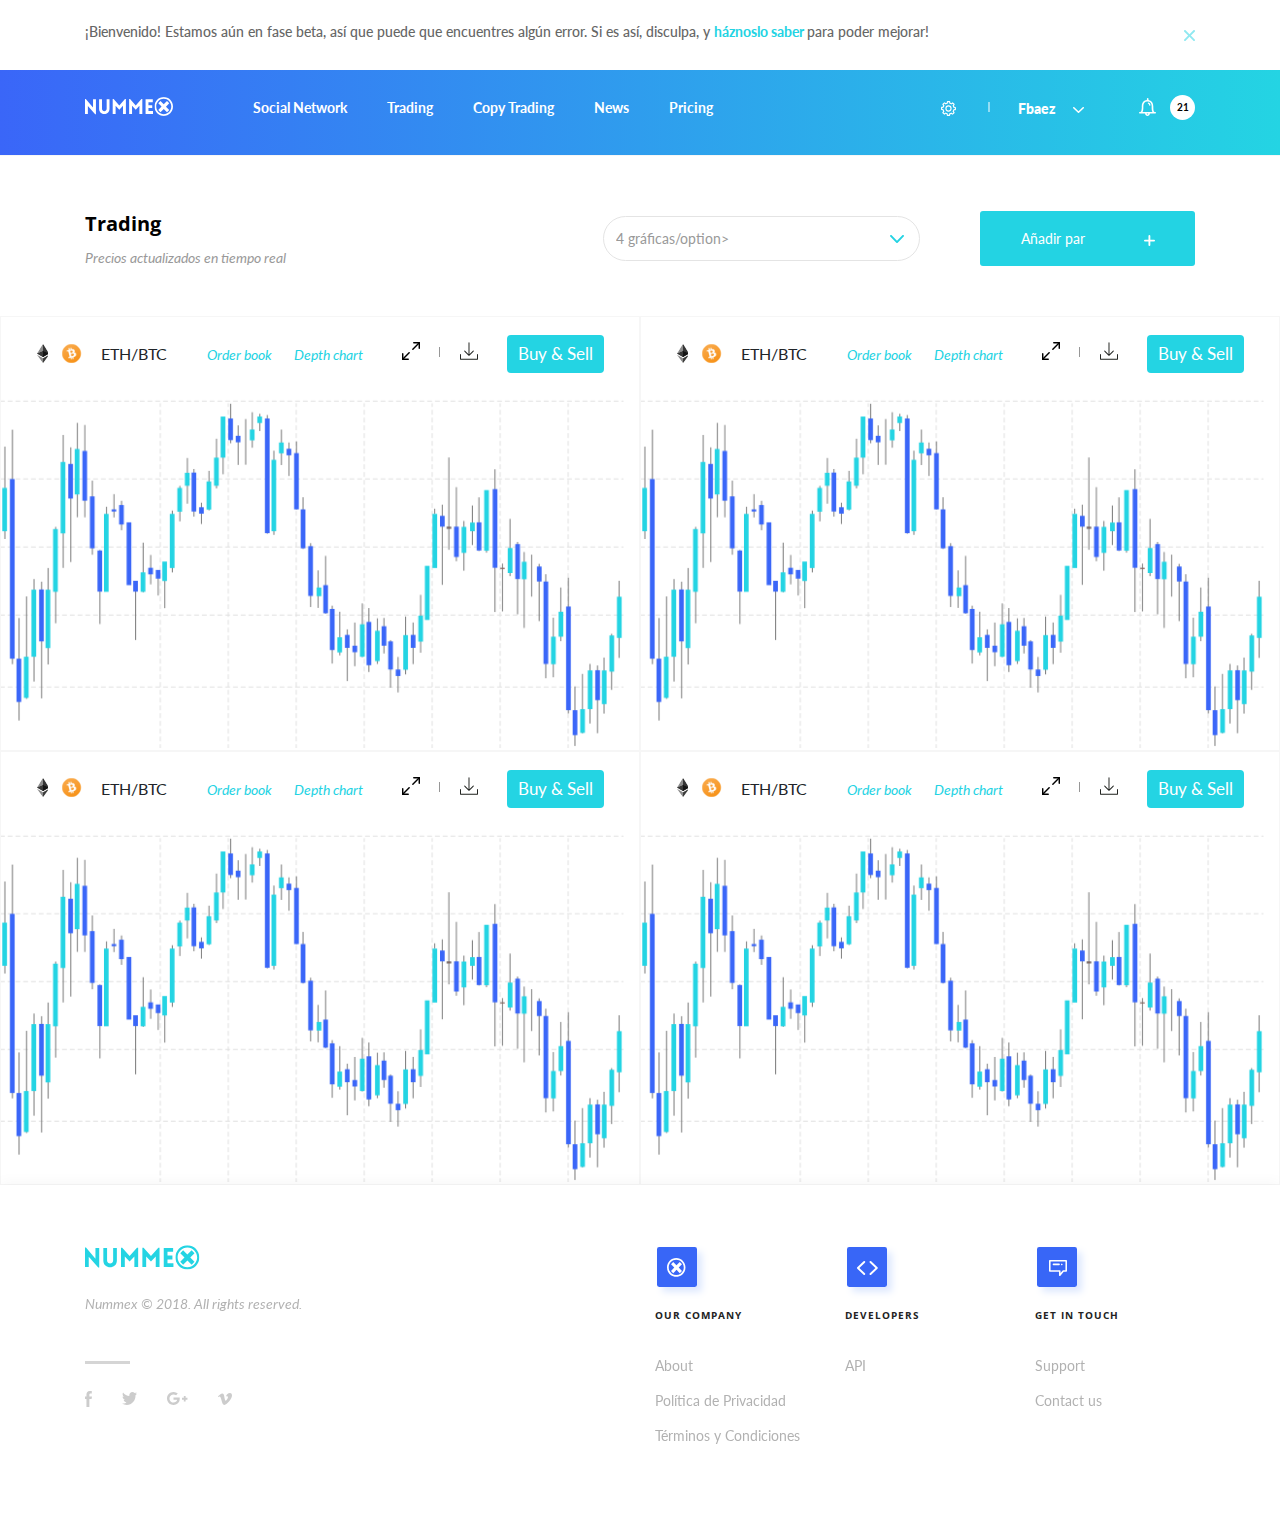
<file: trading-lite.html>
<!DOCTYPE html>
<html lang="en">

    <head>

        <!-- Meta -->
        <meta charset="utf-8">
        <meta name="viewport" content="width=device-width, initial-scale=1, shrink-to-fit=no">
        <meta name="description" content="">
        <meta name="author" content="">


        <title>  Trading   || Numme </title>

        <!-- Bootstrap CSS -->
        <link href="css/bootstrap.min.css" rel="stylesheet">  
        <link href="css/owl.carousel.min.css" rel="stylesheet">  
        <link href="css/owl.theme.default.min.css" rel="stylesheet">  
        <link href="css/jquery.scrollbar.css" rel="stylesheet">  
        <link rel="stylesheet" href="css/fontawesome.min.css"> 

        <!-- Google fonts CSS -->

        <link href="https://fonts.googleapis.com/css?family=Lato:100,300,400,700,900|Open+Sans:300,400,600,700,800" rel="stylesheet">


        <!-- Main Styles CSS -->
        <link href="css/style.css" rel="stylesheet">
        <link href="css/responsive.css" rel="stylesheet">
    </head>
    <body class="inner-pages trading-page">

        <div class="wrapper">
            <div class="alert alert-dismissible fade show" role="alert">
                <div class="container">
                    <div class="row">
                        <div class="col-12">
                            <div class="text-box">
                                <p>¡Bienvenido! Estamos aún en fase beta, así que puede que encuentres algún error. Si es así, disculpa, y <strong> háznoslo saber </strong>para poder mejorar!</p>
                                <button type="button" id="close" class="close" data-dismiss="alert" aria-label="Close">
                                    <span aria-hidden="true"><img src="img/cross-icon.svg"  alt=""/></span>
                                </button>
                            </div>
                        </div>
                    </div>
                </div>
            </div>
            <header class="header header-second">
                <div class="container">
                    <div class="row">
                        <div class="col-12">
                            <div class="header-inner">
                                <div class="header-logo">
                                    <a href="index.html"><img src="img/logo.svg" alt="" /></a>
                                </div>
                                <div class="header-nave">
                                    <ul class="navbar-nav mr-auto">
                                        <li class="nav-item">
                                            <a class="nav-link" href="social-network.html">Social Network</a>
                                        </li>
                                        <li class="nav-item active">
                                            <a class="nav-link" href="trading.html">Trading</a>
                                        </li>
                                        <li class="nav-item">
                                            <a class="nav-link" href="trading-copy.html">Copy Trading</a>
                                        </li>
                                        <li class="nav-item">
                                            <a class="nav-link" href="news.html">News</a>
                                        </li>
                                        <li class="nav-item">
                                            <a class="nav-link" href="pricing.html">Pricing</a>
                                        </li>
                                    </ul>
                                    <div class="login-right">
                                        <ul>
                                            <li class="dropdown setting">
                                                <a href="#" id="dropdownMenuButton6" data-toggle="dropdown"><img src="img/gear-icon.svg" alt="" /></a>
                                                <div class="dropdown-menu" aria-labelledby="dropdownMenuButton6">
                                                    <div class="content">
                                                        <div class="demo">
                                                            <div class="scrollbar-inner">
                                                                <div class="visualizattion">
                                                                    <h3>VISUALIZATION</h3>
                                                                    <div class="visualizattion-box">
                                                                        <p>Dark Mode</p>
                                                                        <label class="switch">
                                                                            <input type="checkbox">
                                                                            <span class="slider round"></span>
                                                                        </label>
                                                                    </div>  
                                                                </div>  
                                                                <div class="language">
                                                                    <h3>LANGUAGE</h3>
                                                                    <form action="#">
                                                                        <input type="text" class="form-control" placeholder="Buscar …" />
                                                                        <ul class="buy-alarm">
                                                                            <li>
                                                                                <input type="radio" id="test22" name="radio-group" checked>
                                                                                <label for="test22">English</label>
                                                                            </li>
                                                                            <li>
                                                                                <input type="radio" id="test23" name="radio-group">
                                                                                <label for="test23">Spanish</label>
                                                                            </li>
                                                                            <li>
                                                                                <input type="radio" id="test24" name="radio-group">
                                                                                <label for="test24">French</label>
                                                                            </li>
                                                                            <li>
                                                                                <input type="radio" id="test25" name="radio-group">
                                                                                <label for="test25">United State</label>
                                                                            </li>
                                                                            <li>
                                                                                <input type="radio" id="test26" name="radio-group">
                                                                                <label for="test26">Japanese</label>
                                                                            </li>
                                                                            <li>
                                                                                <input type="radio" id="test27" name="radio-group">
                                                                                <label for="test27">Spanish</label>
                                                                            </li>
                                                                            <li>
                                                                                <input type="radio" id="test28" name="radio-group">
                                                                                <label for="test28">Urdu</label>
                                                                            </li>
                                                                        </ul> 
                                                                    </form>
                                                                </div>
                                                            </div>
                                                        </div>
                                                    </div>
                                                </div>
                                            </li>
                                            <li class="dropdown">
                                                <a href="#" id="dropdownMenuButton2" data-toggle="dropdown" aria-haspopup="true" aria-expanded="false">Fbaez <img src="img/down-arrow-white.png" alt="" /></a>
                                                <div class="dropdown-menu" aria-labelledby="dropdownMenuButton2">
                                                    <ul>
                                                        <li><a href="#"><img src="img/document-blue.png" alt=""/> Editar datos personales</a></li>
                                                        <li><a href="#"><img src="img/view-thumb-blue.png" alt=""/> Panel Administrador</a></li>
                                                        <li><a href="#"><img src="img/gear-blue.png" alt=""/> Configuración personal</a></li>
                                                        <li><a href="#"><img src="img/graph-bar-blue.png" alt=""/> Portfolio</a></li>
                                                        <li><a href="#"><img src="img/jewel-blue.png" alt=""/> Hacerte PRO</a></li>
                                                        <li><a href="#"><img src="img/skip-icon.png" alt=""/> Cerrar Sesión</a></li>
                                                    </ul>
                                                </div>
                                            </li>
                                            <li>
                                                <a id="notification-menu" href="#"><img  class="bell-icon" src="img/bell-icon-white.svg" alt="" /></a> <span class="count">21</span>
                                                <div class="notification-submenu">
                                                    <ul>
                                                        <li>El <strong>Bitcoin</strong> ha subido hasta los $13.455</li>
                                                        <li><strong>Ethereum</strong> ha bajado un 1,6%
                                                            en las últimas 24 horas.</li>
                                                        <li><strong>Ethereum</strong> ha bajado un 1,6%
                                                            en las últimas 24 horas.</li>
                                                    </ul>
                                                    <div class="cnfigurar-avisos">
                                                        <a href="#"><img src="img/toggles-icon.png" alt="" />Configurar mis avisos</a>
                                                    </div>
                                                </div>
                                            </li>
                                        </ul>
                                        <div class="menu-icon">
                                            <a href="#"><img src="img/menu-icon.png" alt="" /></a>
                                        </div>
                                    </div>
                                </div>
                            </div>
                        </div>
                    </div>
                </div>
            </header>  
            <section class="trading-banner">
                <div class="container">
                    <div class="row">
                        <div class="col-12">
                            <div class="trading-banner-inner">
                                <div class="title">
                                    <h2>Trading</h2>
                                    <p>Precios actualizados en tiempo real</p>
                                </div>
                                <div class="add-pair">
                                    <select class="form-control">
                                        <option>4 gráficas/option>
                                    </select>
                                    <div class="anadir-dropdown">
                                        <a id="anadir-par" href="#">Añadir par <img src="img/plusicon.svg" alt="" /></a>
                                        <div class="anadir-dropdown-box">
                                            <div class="anadir-dropdown-box-inner content">
                                                <div class="demo">
                                                    <div class="scrollbar-inner">
                                                        <div class="title">
                                                            <h3>AÑADIR PAR</h3>
                                                            <a href="#">Añadir</a>
                                                        </div>
                                                        <ul class="clearfix">
                                                            <li>
                                                                <a href="#"><img src="img/ethereum-logo.png" alt="" />
                                                                    <span><img src="img/checkmark-icon.svg" alt="" /></span>
                                                                </a>

                                                            </li>
                                                            <li class="text-center">
                                                                <a href="#">
                                                                    <img src="img/bitcoin.png" alt="" />
                                                                    <span><img src="img/checkmark-icon.svg" alt="" /></span>
                                                                </a>
                                                            </li>
                                                            <li class="text-right">
                                                                <a href="#"><img src="img/Shape-flower.png" alt="" />
                                                                    <span><img src="img/checkmark-icon.svg" alt="" /></span>
                                                                </a>
                                                            </li>
                                                            <li>
                                                                <a href="#">
                                                                    <img src="img/bitcoin.png" alt="" />
                                                                    <span><img src="img/checkmark-icon.svg" alt="" /></span>
                                                                </a>
                                                            </li>
                                                            <li class="text-center">
                                                                <a href="#">
                                                                    <img src="img/bitcoin.png" alt="" />
                                                                    <span><img src="img/checkmark-icon.svg" alt="" /></span>
                                                                </a>
                                                            </li>
                                                            <li class="text-right">
                                                                <a href="#">
                                                                    <img src="img/bitcoin.png" alt="" />
                                                                    <span><img src="img/checkmark-icon.svg" alt="" /></span>
                                                                </a>
                                                            </li>
                                                            <li>
                                                                <a href="#">
                                                                    <img src="img/bitcoin.png" alt="" />
                                                                    <span><img src="img/checkmark-icon.svg" alt="" /></span>
                                                                </a>
                                                            </li>
                                                            <li class="text-center">
                                                                <a href="#">
                                                                    <img src="img/bitcoin.png" alt="" />
                                                                    <span><img src="img/checkmark-icon.svg" alt="" /></span>
                                                                </a>
                                                            </li>
                                                            <li class="text-right">
                                                                <a href="#">
                                                                    <img src="img/bitcoin.png" alt="" />
                                                                    <span><img src="img/checkmark-icon.svg" alt="" /></span>
                                                                </a>
                                                            </li>
                                                            <li>
                                                                <a href="#">
                                                                    <img src="img/bitcoin.png" alt="" />
                                                                    <span><img src="img/checkmark-icon.svg" alt="" /></span>
                                                                </a>
                                                            </li>
                                                            <li class="text-center">
                                                                <a href="#">
                                                                    <img src="img/bitcoin.png" alt="" />
                                                                    <span><img src="img/checkmark-icon.svg" alt="" /></span>
                                                                </a>
                                                            </li>
                                                            <li class="text-right">
                                                                <a href="#">
                                                                    <img src="img/bitcoin.png" alt="" />
                                                                    <span><img src="img/checkmark-icon.svg" alt="" /></span>
                                                                </a>
                                                            </li>
                                                        </ul>
                                                    </div>
                                                </div>
                                            </div>
                                        </div>
                                    </div>
                                </div>
                            </div>
                        </div>
                    </div>
                </div>
            </section>
            <div  class="trading-graph">
                <div class="container-fluid">
                    <div class="row no-gutters">
                        <div class="col-md-6">
                            <div class="trading-graph-box">
                                <div class="trading-graph-head">
                                    <div class="trading-bitcoin">
                                        <ul> 
                                            <li><img src="img/ethereum-logo.png" alt="" /></li> 
                                            <li><img src="img/bitcoin.png" alt="" /></li> 
                                            <li>ETH/BTC</li>
                                        </ul>
                                    </div>
                                    <div class="trading-depth">
                                        <a href="#" data-toggle="modal" data-target="#exampleModal">Order book</a>
                                        <a href="#">Depth chart</a>
                                    </div>
                                    <div class="trading-buy">
                                        <ul>
                                            <li><a href="#"><img src="img/maximize.svg" alt="" /></a></li>
                                            <li><a href="#"><img src="img/download-arrow.svg" alt="" /></a></li>
                                            <li><a class="buy-sell" href="#" data-toggle="modal" data-target="#exampleModal2">Buy & Sell</a></li>
                                        </ul>
                                    </div>
                                    <div class="trading-dots">
                                        <a href="#"><img src="img/dots-icon.png" alt="" /></a> 
                                    </div>
                                </div>
                                <div class="image-holder">
                                    <img class="img-fluid" src="img/graph-image.png" alt="" />
                                </div>

                            </div>
                        </div>
                        <div class="col-md-6">
                            <div class="trading-graph-box">
                                <div class="trading-graph-head">
                                    <div class="trading-bitcoin">
                                        <ul> 
                                            <li><img src="img/ethereum-logo.png" alt="" /></li> 
                                            <li><img src="img/bitcoin.png" alt="" /></li> 
                                            <li>ETH/BTC</li>
                                        </ul>
                                    </div>
                                    <div class="trading-depth">
                                        <a href="#">Order book</a>
                                        <a href="#">Depth chart</a>
                                    </div>
                                    <div class="trading-buy">
                                        <ul>
                                            <li><a href="#"><img src="img/maximize.svg" alt="" /></a></li>
                                            <li><a href="#"><img src="img/download-arrow.svg" alt="" /></a></li>
                                            <li><a class="buy-sell" href="#">Buy & Sell</a></li>
                                        </ul>
                                    </div>
                                    <div class="trading-dots">
                                        <a href="#"><img src="img/dots-icon.png" alt="" /></a> 
                                    </div>
                                </div>
                                <div class="image-holder">
                                    <img class="img-fluid" src="img/graph-image.png" alt="" />
                                </div>

                            </div>
                        </div>
                        <div class="col-md-6">
                            <div class="trading-graph-box">
                                <div class="trading-graph-head">
                                    <div class="trading-bitcoin">
                                        <ul> 
                                            <li><img src="img/ethereum-logo.png" alt="" /></li> 
                                            <li><img src="img/bitcoin.png" alt="" /></li> 
                                            <li>ETH/BTC</li>
                                        </ul>
                                    </div>
                                    <div class="trading-depth">
                                        <a href="#">Order book</a>
                                        <a href="#">Depth chart</a>
                                    </div>
                                    <div class="trading-buy">
                                        <ul>
                                            <li><a href="#"><img src="img/maximize.svg" alt="" /></a></li>
                                            <li><a href="#"><img src="img/download-arrow.svg" alt="" /></a></li>
                                            <li><a class="buy-sell" href="#">Buy & Sell</a></li>
                                        </ul>
                                    </div>
                                    <div class="trading-dots">
                                        <a href="#"><img src="img/dots-icon.png" alt="" /></a> 
                                    </div>
                                </div>
                                <div class="image-holder">
                                    <img class="img-fluid" src="img/graph-image.png" alt="" />
                                </div>
                            </div>
                        </div>
                        <div class="col-md-6">
                            <div class="trading-graph-box">
                                <div class="trading-graph-head">
                                    <div class="trading-bitcoin">
                                        <ul> 
                                            <li><img src="img/ethereum-logo.png" alt="" /></li> 
                                            <li><img src="img/bitcoin.png" alt="" /></li> 
                                            <li>ETH/BTC</li>
                                        </ul>
                                    </div>
                                    <div class="trading-depth">
                                        <a href="#">Order book</a>
                                        <a href="#">Depth chart</a>
                                    </div>
                                    <div class="trading-buy">
                                        <ul>
                                            <li><a href="#"><img src="img/maximize.svg" alt="" /></a></li>
                                            <li><a href="#"><img src="img/download-arrow.svg" alt="" /></a></li>
                                            <li><a class="buy-sell" href="#">Buy & Sell</a></li>
                                        </ul>
                                    </div>
                                    <div class="trading-dots">
                                        <a href="#"><img src="img/dots-icon.png" alt="" /></a> 
                                    </div>
                                </div>
                                <div class="image-holder">
                                    <img class="img-fluid" src="img/graph-image.png" alt="" />
                                </div>
                            </div>
                        </div>
                    </div>
                </div>
            </div>
            <footer class="footer">
                <div class="container">
                    <div class="row">
                        <div class="col-xl-6 col-lg-4 col-md-4 order-lg-1 order-md-1 order-sm-4 order-4">
                            <div class="footer-inner footer-first">
                                <div class="footer-logo">
                                    <a href="#"><img src="img/logo-footer.svg" alt="" /></a>
                                </div>
                                <p>Nummex © 2018. All rights reserved.</p>
                                <div class="footer-socail">
                                    <ul class="clearfix">
                                        <li><a href="#"><img src="img/facebook-icon.svg" alt="" /></a></li>
                                        <li><a href="#"><img src="img/twitter-icon.svg" alt="" /></a></li>
                                        <li><a href="#"><img src="img/google-pluse-icon.svg" alt="" /></a></li>
                                        <li><a href="#"><img src="img/vimo-icon.svg" alt="" /></a></li>
                                    </ul>
                                </div>
                            </div>
                        </div>
                        <div class="col-xl-2 col-lg-3 col-md-3 order-lg-2 order-md-2 order-sm-1 order-1">
                            <div class="footer-inner footer-second">
                                <h3 class="dasktop-version">
                                    <img class="company-img" src="img/company-icon.svg" alt="" />
                                    OUR COMPANY 
                                </h3>
                                <h3 class="mobile-version" id="title1">
                                    <img class="company-img" src="img/company-icon.svg" alt="" />
                                    <a href="#">OUR COMPANY <img class="arrow-down" src="img/down-arrow.png" alt="" /></a>
                                </h3>
                                <div id="footer-links1" class="footer-links">
                                    <ul>
                                        <li><a href="#">About</a></li>
                                        <li><a href="#">Política de Privacidad</a></li>
                                        <li><a href="#">Términos y Condiciones</a></li>
                                    </ul>
                                </div>
                            </div>
                        </div>
                        <div class="col-xl-2 col-lg-2 col-md-2 order-lg-3 order-md-3 order-sm-2 order-2">
                            <div class="footer-inner">
                                <h3 class="dasktop-version">
                                    <img class="company-img" src="img/developer-icon.svg" alt="" />
                                    DEVELOPERS  
                                </h3>
                                <h3 class="mobile-version" id="title2">
                                    <img class="company-img" src="img/developer-icon.svg" alt="" />
                                    <a href="#"> DEVELOPERS <img class="arrow-down" src="img/down-arrow.png" alt="" /></a>
                                </h3>
                                <div id="footer-links2" class="footer-links">
                                    <ul>
                                        <li><a href="#">API</a></li> 
                                    </ul>
                                </div>
                            </div>
                        </div>
                        <div class="col-xl-2 col-lg-3 col-md-3 order-lg-4 order-md-4 order-sm-3 order-3">
                            <div class="footer-inner">
                                <h3 class="dasktop-version">
                                    <img class="company-img" src="img/get-in-touch-icon.svg" alt="" />
                                    GET IN TOUCH 
                                </h3>
                                <h3 class="mobile-version" id="title3">
                                    <img class="company-img" src="img/get-in-touch-icon.svg" alt="" />
                                    <a href="#">GET IN TOUCH <img class="arrow-down" src="img/down-arrow.png" alt="" /></a>
                                </h3>
                                <div id="footer-links3" class="footer-links">
                                    <ul>
                                        <li><a href="#">Support</a></li> 
                                        <li><a href="#">Contact us</a></li> 
                                    </ul>
                                </div>
                            </div>
                        </div>
                    </div>
                </div>
            </footer>
            <div class="right-menu">
                <div class="right-menu-nav">
                    <ul>
                        <li class="active"><a href="#">Social Network</a></li>
                        <li><a href="#">Trading</a></li>
                        <li><a href="#">Copy trading</a></li>
                        <li><a href="#">News</a></li>
                        <li><a href="#">Pricing</a></li>
                    </ul>
                </div>
                <div class="login-right">
                    <ul>
                        <li><a id="gear-menu" href="#"><img src="img/gear-icon.svg" alt="" /></a></li>
                        <li><a id="fbaez-menu" href="#">Fbaez <img class="menu-right-icon" src="img/menu-right-icon.svg" alt="" /></a></li> 
                    </ul> 
                </div>
            </div>
        </div>
        <div class="overlay"></div>
        <div class="order-book-modal trading-graph-modal">
            <div class="modal fade" id="exampleModal" tabindex="-1" role="dialog" aria-labelledby="exampleModalLabel" aria-hidden="true">
                <div class="modal-dialog" role="document">
                    <div class="modal-content">
                        <div class="modal-body">
                            <button type="button" class="close" data-dismiss="modal" aria-label="Close">
                                <span aria-hidden="true"><img src="img/cross-icon-black.svg" alt="" /></span>
                            </button>
                            <div class="login-modal-top">
                                <div class="logo">
                                    <img src="img/logo2.svg" alt="" />
                                </div>
                                <button type="button" class="close" data-dismiss="modal" aria-label="Close">
                                    <span aria-hidden="true"><img src="img/cross-icon.svg" alt="" /></span>
                                </button> 
                            </div>
                            <div class="title">
                                <h3>Order book (XBTUSD)</h3>
                                <p>Last Price <span><img src="img/arrow-up-icon.svg" alt="" />6438.0</span></p>
                            </div>
                            <div class="order-book-inner">
                                <div class="row">
                                    <div class="col-md-6">
                                        <div class="order-book-box">
                                            <div class="table-responsive">
                                                <table>
                                                    <thead>
                                                        <tr>
                                                            <th>PRICE</th>
                                                            <th>SIZE</th>
                                                            <th>TOTAL</th>
                                                        </tr>
                                                    </thead>
                                                    <tbody>
                                                        <tr>
                                                            <td>6442.5</td>
                                                            <td>178.512</td>
                                                            <td>5.123.422</td>
                                                        </tr>
                                                        <tr>
                                                            <td>6442.5</td>
                                                            <td>178.512</td>
                                                            <td>5.123.422</td>
                                                        </tr>
                                                        <tr>
                                                            <td>6442.5</td>
                                                            <td>178.512</td>
                                                            <td>5.123.422</td>
                                                        </tr>
                                                        <tr>
                                                            <td>6442.5</td>
                                                            <td>178.512</td>
                                                            <td>5.123.422</td>
                                                        </tr>
                                                        <tr>
                                                            <td>6442.5</td>
                                                            <td>178.512</td>
                                                            <td>5.123.422</td>
                                                        </tr>
                                                        <tr>
                                                            <td>6442.5</td>
                                                            <td>178.512</td>
                                                            <td>5.123.422</td>
                                                        </tr>
                                                        <tr>
                                                            <td>6442.5</td>
                                                            <td>178.512</td>
                                                            <td>5.123.422</td>
                                                        </tr>
                                                        <tr>
                                                            <td>6442.5</td>
                                                            <td>178.512</td>
                                                            <td>5.123.422</td>
                                                        </tr>
                                                        <tr>
                                                            <td>6442.5</td>
                                                            <td>178.512</td>
                                                            <td>5.123.422</td>
                                                        </tr>
                                                        <tr>
                                                            <td>6442.5</td>
                                                            <td>178.512</td>
                                                            <td>5.123.422</td>
                                                        </tr>
                                                    </tbody>
                                                </table>
                                            </div>
                                        </div>
                                    </div>
                                    <div class="col-md-6">
                                        <div class="order-book-box order-book-box-second">
                                            <div class="table-responsive">
                                                <table>
                                                    <thead>
                                                        <tr>
                                                            <th>PRICE</th>
                                                            <th>SIZE</th>
                                                            <th>TOTAL</th>
                                                        </tr>
                                                    </thead>
                                                    <tbody>
                                                        <tr>
                                                            <td>6442.5</td>
                                                            <td>178.512</td>
                                                            <td>5.123.422</td>
                                                        </tr>
                                                        <tr>
                                                            <td>6442.5</td>
                                                            <td>178.512</td>
                                                            <td>5.123.422</td>
                                                        </tr>
                                                        <tr>
                                                            <td>6442.5</td>
                                                            <td>178.512</td>
                                                            <td>5.123.422</td>
                                                        </tr>
                                                        <tr>
                                                            <td>6442.5</td>
                                                            <td>178.512</td>
                                                            <td>5.123.422</td>
                                                        </tr>
                                                        <tr>
                                                            <td>6442.5</td>
                                                            <td>178.512</td>
                                                            <td>5.123.422</td>
                                                        </tr>
                                                        <tr>
                                                            <td>6442.5</td>
                                                            <td>178.512</td>
                                                            <td>5.123.422</td>
                                                        </tr>
                                                        <tr>
                                                            <td>6442.5</td>
                                                            <td>178.512</td>
                                                            <td>5.123.422</td>
                                                        </tr>
                                                        <tr>
                                                            <td>6442.5</td>
                                                            <td>178.512</td>
                                                            <td>5.123.422</td>
                                                        </tr>
                                                        <tr>
                                                            <td>6442.5</td>
                                                            <td>178.512</td>
                                                            <td>5.123.422</td>
                                                        </tr>
                                                        <tr>
                                                            <td>6442.5</td>
                                                            <td>178.512</td>
                                                            <td>5.123.422</td>
                                                        </tr>
                                                    </tbody>
                                                </table>
                                            </div>
                                        </div>
                                    </div>
                                </div>
                            </div>
                        </div>

                    </div>
                </div>
            </div>
        </div>
        <div class="order-book-modal buy-sell-modal">
            <div class="modal fade" id="exampleModal2">
                <div class="modal-dialog" role="document">
                    <div class="modal-content">
                        <div class="modal-body">
                            <button type="button" class="close" data-dismiss="modal" aria-label="Close">
                                <span aria-hidden="true"><img src="img/cross-icon-black.svg" alt="" /></span>
                            </button> 
                            <div class="mobile-version">
                                <div class="buy-sell-Volver">
                                    <a href="#" data-dismiss="modal" ><img src="img/left-arrow.png" alt="">Volver</a>
                                </div>
                                <div class="buy-sell-tabss">
                                    <ul class="nav  nav-pills form-tabs hidden-md" id="pills-tab" role="tablist"> 
                                        <li class="nav-item tab_selector">
                                            <a class="nav-link active" id="pills-home-tab" data-toggle="pill" href="#pills-home" role="tab" aria-controls="pills-home" aria-selected="true">Buy</a>
                                        </li>
                                        <li class="nav-item tab_selector">
                                            <a class="nav-link" id="pills-profile-tab" data-toggle="pill" href="#pills-profile" role="tab" aria-controls="pills-profile" aria-selected="false">Sell</a>
                                        </li>
                                        <li class="nav-item tab_selector">
                                            <a class="nav-link" id="pills-loss-sell-tab" data-toggle="pill" href="#pills-loss-sell" role="tab" aria-controls="pills-loss-sell" aria-selected="false">Stop-loss</a>
                                        </li>
                                    </ul>
                                    <select class="mb10 form-control visible-sm" id="tab_selector">
                                        <option value="0">Buy</option>
                                        <option value="1">Sell</option> 
                                        <option value="2">Stop-loss</option> 
                                    </select>
                                    <div class="tab-content" id="pills-tabContent">
                                        <div class="tab-pane fade show active" id="pills-home" role="tabpanel" aria-labelledby="pills-home-tab">
                                            <div class="buy-detail-box">
                                                <div class="hedding clearfix">
                                                    <h3>Buy <span>2.16372 BTC available</span></h3>
                                                </div>
                                                <div class="buy-detail-unit">
                                                    <div class="buy-detail-unit-box">
                                                        <label>Units</label>
                                                        <input type="text" class="form-control" placeholder="1" />
                                                        <span>XML</span>
                                                    </div>
                                                    <div class="buy-detail-unit-box">
                                                        <label>Buy price</label>
                                                        <input type="text" class="form-control" placeholder="1" />
                                                        <span>BTC</span>
                                                    </div>
                                                    <div class="buy-detail-unit-box">
                                                        <label>Total</label>
                                                        <input type="text" class="form-control" placeholder="1" />
                                                        <span>BTC</span>
                                                    </div>
                                                </div>
                                                <div class="buy-detail-discount">
                                                    <ul>
                                                        <li><a href="#">25%</a></li>
                                                        <li><a href="#">50%</a></li>
                                                        <li><a href="#">75%</a></li>
                                                        <li><a href="#">100%</a></li>
                                                    </ul>
                                                </div>
                                                <div class="buy-detail-traling">
                                                    <div class="traling-top">
                                                        <h3>Trailing<img src="img/information-icon.svg" alt="" /></h3>
                                                        <label class="switch">
                                                            <input type="checkbox">
                                                            <span class="slider round"></span>
                                                        </label>
                                                    </div>
                                                    <div class="buy-traling-botom">
                                                        <input type="text" class="form-control" placeholder="1" />
                                                        <select>
                                                            <option>%</option>
                                                        </select>
                                                    </div>
                                                </div>
                                                <div class="buy-alarm">
                                                    <form action="#">
                                                        <ul>
                                                            <li>
                                                                <input type="radio" id="test30" name="radio-group" checked>
                                                                <label for="test30">Alarm me when completed</label>
                                                            </li>
                                                            <li>
                                                                <input type="radio" id="test31" name="radio-group">
                                                                <label for="test31">Alarm if still open after  <span> 5</span>  days</label>
                                                            </li>
                                                        </ul> 
                                                    </form>
                                                </div>
                                                <div class="buy-alarm buy-post">
                                                    <form action="#">
                                                        <ul>
                                                            <li>
                                                                <input type="radio" id="test32" name="radio-group" checked>
                                                                <label for="test32">Post Only</label>
                                                            </li>
                                                            <li>
                                                                <input type="radio" id="test33" name="radio-group">
                                                                <label for="test33">Hidden</label>
                                                            </li>
                                                        </ul> 
                                                    </form>
                                                    <select class="form-control">
                                                        <option>GoodTillCancel</option>
                                                    </select>
                                                    <a href="#">Guardar <img src="img/arrow-thin-right.svg" alt="" /></a>
                                                </div>
                                            </div>
                                        </div>
                                        <div class="tab-pane fade" id="pills-profile" role="tabpanel" aria-labelledby="pills-profile-tab">
                                            <div class="buy-detail-box buy-detail-box-second">
                                                <div class="hedding clearfix">
                                                    <h3>Sell <span>2.16372 XML available</span></h3>
                                                </div>
                                                <div class="buy-detail-unit">
                                                    <div class="buy-detail-unit-box">
                                                        <label>Units</label>
                                                        <input type="text" class="form-control" placeholder="1" />
                                                        <span>XML</span>
                                                    </div>
                                                    <div class="buy-detail-unit-box">
                                                        <label>Buy price</label>
                                                        <input type="text" class="form-control" placeholder="1" />
                                                        <span>BTC</span>
                                                    </div>
                                                    <div class="buy-detail-unit-box">
                                                        <label>Total</label>
                                                        <input type="text" class="form-control" placeholder="1" />
                                                        <span>BTC</span>
                                                    </div>
                                                </div>
                                                <div class="buy-detail-discount">
                                                    <div class="buy-alarm">
                                                        <form action="#">
                                                            <ul>

                                                                <li>
                                                                    <input type="radio" id="test34" name="radio-group">
                                                                    <label for="test34">Add this buy order when filled</label>
                                                                </li>
                                                            </ul> 
                                                        </form>
                                                    </div>
                                                </div>
                                                <div class="buy-detail-traling">
                                                    <div class="traling-top">
                                                        <h3>Trailing<img src="img/information-icon.svg" alt="" /></h3>
                                                        <label class="switch">
                                                            <input type="checkbox">
                                                            <span class="slider round"></span>
                                                        </label>
                                                    </div>
                                                    <div class="buy-traling-botom">
                                                        <input type="text" class="form-control" placeholder="1" />
                                                        <select>
                                                            <option>BTC</option>
                                                        </select>
                                                    </div>
                                                </div>
                                                <div class="buy-alarm">
                                                    <form action="#">
                                                        <ul>
                                                            <li>
                                                                <input type="radio" id="test35" name="radio-group" checked>
                                                                <label for="test35">Alarm me when completed</label>
                                                            </li>
                                                            <li>
                                                                <input type="radio" id="test36" name="radio-group">
                                                                <label for="test36">Alarm if still open after  <span> 5</span>  days</label>
                                                            </li>
                                                        </ul> 
                                                    </form>
                                                </div>
                                                <div class="buy-alarm buy-post">
                                                    <form action="#">
                                                        <ul>
                                                            <li>
                                                                <input type="radio" id="test37" name="radio-group" checked>
                                                                <label for="test37">Post Only</label>
                                                            </li>
                                                            <li>
                                                                <input type="radio" id="test38" name="radio-group">
                                                                <label for="test38">Hidden</label>
                                                            </li>
                                                        </ul> 
                                                    </form>
                                                    <select class="form-control">
                                                        <option>GoodTillCancel</option>
                                                    </select>
                                                    <a href="#">Guardar <img src="img/arrow-thin-right.svg" alt="" /></a>
                                                </div>
                                            </div>
                                        </div> 
                                        <div class="tab-pane fade" id="pills-loss-sell" role="tabpanel" aria-labelledby="pills-loss-sell-tab">
                                            <div class="buy-detail-box buy-detail-thrd">
                                                <div class="hedding clearfix">
                                                    <h3>Stop-loss <span>2.16372 XML available</span></h3>
                                                </div>
                                                <div class="buy-detail-unit">
                                                    <div class="buy-detail-unit-box">
                                                        <label>Units</label>
                                                        <input type="text" class="form-control" placeholder="1" />
                                                        <span>XML</span>
                                                    </div>
                                                    <div class="buy-detail-unit-box">
                                                        <label>Buy price</label>
                                                        <input type="text" class="form-control" placeholder="1" />
                                                        <span>BTC</span>
                                                    </div>
                                                    <div class="buy-detail-unit-box">
                                                        <label>Total</label>
                                                        <input type="text" class="form-control" placeholder="1" />
                                                        <span>BTC</span>
                                                    </div>
                                                </div>
                                                <div class="buy-detail-discount">
                                                    <div class="buy-alarm">
                                                        <form action="#">
                                                            <ul>

                                                                <li>
                                                                    <input type="radio" id="test39" name="radio-group">
                                                                    <label for="test39">Add this buy order when filled</label>
                                                                </li>
                                                            </ul> 
                                                        </form>
                                                    </div>
                                                </div>
                                                <div class="buy-detail-traling">
                                                    <div class="traling-top">
                                                        <h3>Trailing<img src="img/information-icon.svg" alt="" /></h3>
                                                        <label class="switch">
                                                            <input type="checkbox">
                                                            <span class="slider round"></span>
                                                        </label>
                                                    </div>
                                                    <div class="buy-traling-botom">
                                                        <input type="text" class="form-control" placeholder="1" />
                                                        <select>
                                                            <option>BTC</option>
                                                        </select>
                                                    </div>
                                                </div>
                                                <div class="buy-alarm">
                                                    <form action="#">
                                                        <ul>
                                                            <li>
                                                                <input type="radio" id="test40" name="radio-group" checked>
                                                                <label for="test40">Alarm me when completed</label>
                                                            </li>

                                                        </ul> 
                                                    </form>
                                                </div>
                                                <div class="buy-alarm buy-post">
                                                    <form action="#">
                                                        <ul>
                                                            <li>
                                                                <input type="radio" id="test41" name="radio-group" checked>
                                                                <label for="test41">Post Only</label>
                                                            </li>
                                                            <li>
                                                                <input type="radio" id="test42" name="radio-group">
                                                                <label for="test42">Hidden</label>
                                                            </li>
                                                        </ul> 
                                                    </form>
                                                    <select class="form-control">
                                                        <option>GoodTillCancel</option>
                                                    </select>
                                                    <a href="#">Guardar <img src="img/arrow-thin-right.svg" alt="" /></a>
                                                </div>
                                            </div>
                                        </div> 
                                    </div>
                                </div>
                            </div>
                            <div class="dasktop-version">
                                <div class="buy-sell-sort">
                                    <div class="buy-sell-sort-left">
                                        <select class="form-control">
                                            <option>BTC/XML</option>
                                        </select>
                                        <select class="form-control">
                                            <option>BINANCE</option>
                                        </select>
                                    </div>
                                    <div class="buy-sell-sort-right">
                                        <p>PRICE <span>0.001453 BTC</span></p>
                                        <a href="#">Guardar <img src="img/arrow-thin-right.svg" alt="" /></a>
                                    </div>
                                </div>
                                <div class="buy-sell-detail">
                                    <div class="row no-gutters">
                                        <div class="col-md-4">
                                            <div class="buy-detail-box">
                                                <div class="hedding clearfix">
                                                    <h3>Buy <span>2.16372 BTC available</span></h3>
                                                </div>
                                                <div class="buy-detail-unit">
                                                    <div class="buy-detail-unit-box">
                                                        <label>Units</label>
                                                        <input type="text" class="form-control" placeholder="1" />
                                                        <span>XML</span>
                                                    </div>
                                                    <div class="buy-detail-unit-box">
                                                        <label>Buy price</label>
                                                        <input type="text" class="form-control" placeholder="1" />
                                                        <span>BTC</span>
                                                    </div>
                                                    <div class="buy-detail-unit-box">
                                                        <label>Total</label>
                                                        <input type="text" class="form-control" placeholder="1" />
                                                        <span>BTC</span>
                                                    </div>
                                                </div>
                                                <div class="buy-detail-discount">
                                                    <ul>
                                                        <li><a href="#">25%</a></li>
                                                        <li><a href="#">50%</a></li>
                                                        <li><a href="#">75%</a></li>
                                                        <li><a href="#">100%</a></li>
                                                    </ul>
                                                </div>
                                                <div class="buy-detail-traling">
                                                    <div class="traling-top">
                                                        <h3>Trailing<img src="img/information-icon.svg" alt="" /></h3>
                                                        <label class="switch">
                                                            <input type="checkbox">
                                                            <span class="slider round"></span>
                                                        </label>
                                                    </div>
                                                    <div class="buy-traling-botom">
                                                        <input type="text" class="form-control" placeholder="1" />
                                                        <select>
                                                            <option>%</option>
                                                        </select>
                                                    </div>
                                                </div>
                                                <div class="buy-alarm">
                                                    <form action="#">
                                                        <ul>
                                                            <li>
                                                                <input type="radio" id="test1" name="radio-group" checked>
                                                                <label for="test1">Alarm me when completed</label>
                                                            </li>
                                                            <li>
                                                                <input type="radio" id="test2" name="radio-group">
                                                                <label for="test2">Alarm if still open after  <span> 5</span>  days</label>
                                                            </li>
                                                        </ul> 
                                                    </form>
                                                </div>
                                                <div class="buy-alarm buy-post">
                                                    <form action="#">
                                                        <ul>
                                                            <li>
                                                                <input type="radio" id="test3" name="radio-group" checked>
                                                                <label for="test3">Post Only</label>
                                                            </li>
                                                            <li>
                                                                <input type="radio" id="test4" name="radio-group">
                                                                <label for="test4">Hidden</label>
                                                            </li>
                                                        </ul> 
                                                    </form>
                                                    <select class="form-control">
                                                        <option>GoodTillCancel</option>
                                                    </select>
                                                </div>
                                            </div>
                                        </div>
                                        <div class="col-md-4">
                                            <div class="buy-detail-box buy-detail-box-second">
                                                <div class="hedding clearfix">
                                                    <h3>Sell <span>2.16372 XML available</span></h3>
                                                </div>
                                                <div class="buy-detail-unit">
                                                    <div class="buy-detail-unit-box">
                                                        <label>Units</label>
                                                        <input type="text" class="form-control" placeholder="1" />
                                                        <span>XML</span>
                                                    </div>
                                                    <div class="buy-detail-unit-box">
                                                        <label>Buy price</label>
                                                        <input type="text" class="form-control" placeholder="1" />
                                                        <span>BTC</span>
                                                    </div>
                                                    <div class="buy-detail-unit-box">
                                                        <label>Total</label>
                                                        <input type="text" class="form-control" placeholder="1" />
                                                        <span>BTC</span>
                                                    </div>
                                                </div>
                                                <div class="buy-detail-discount">
                                                    <div class="buy-alarm">
                                                        <form action="#">
                                                            <ul>

                                                                <li>
                                                                    <input type="radio" id="test10" name="radio-group">
                                                                    <label for="test10">Add this buy order when filled</label>
                                                                </li>
                                                            </ul> 
                                                        </form>
                                                    </div>
                                                </div>
                                                <div class="buy-detail-traling">
                                                    <div class="traling-top">
                                                        <h3>Trailing<img src="img/information-icon.svg" alt="" /></h3>
                                                        <label class="switch">
                                                            <input type="checkbox">
                                                            <span class="slider round"></span>
                                                        </label>
                                                    </div>
                                                    <div class="buy-traling-botom">
                                                        <input type="text" class="form-control" placeholder="1" />
                                                        <select>
                                                            <option>BTC</option>
                                                        </select>
                                                    </div>
                                                </div>
                                                <div class="buy-alarm">
                                                    <form action="#">
                                                        <ul>
                                                            <li>
                                                                <input type="radio" id="test5" name="radio-group" checked>
                                                                <label for="test5">Alarm me when completed</label>
                                                            </li>
                                                            <li>
                                                                <input type="radio" id="test6" name="radio-group">
                                                                <label for="test6">Alarm if still open after  <span> 5</span>  days</label>
                                                            </li>
                                                        </ul> 
                                                    </form>
                                                </div>
                                                <div class="buy-alarm buy-post">
                                                    <form action="#">
                                                        <ul>
                                                            <li>
                                                                <input type="radio" id="test7" name="radio-group" checked>
                                                                <label for="test7">Post Only</label>
                                                            </li>
                                                            <li>
                                                                <input type="radio" id="test8" name="radio-group">
                                                                <label for="test8">Hidden</label>
                                                            </li>
                                                        </ul> 
                                                    </form>
                                                    <select class="form-control">
                                                        <option>GoodTillCancel</option>
                                                    </select>
                                                </div>
                                            </div>
                                        </div>
                                        <div class="col-md-4">
                                            <div class="buy-detail-box buy-detail-thrd">
                                                <div class="hedding clearfix">
                                                    <h3>Stop-loss <span>2.16372 XML available</span></h3>
                                                </div>
                                                <div class="buy-detail-unit">
                                                    <div class="buy-detail-unit-box">
                                                        <label>Units</label>
                                                        <input type="text" class="form-control" placeholder="1" />
                                                        <span>XML</span>
                                                    </div>
                                                    <div class="buy-detail-unit-box">
                                                        <label>Buy price</label>
                                                        <input type="text" class="form-control" placeholder="1" />
                                                        <span>BTC</span>
                                                    </div>
                                                    <div class="buy-detail-unit-box">
                                                        <label>Total</label>
                                                        <input type="text" class="form-control" placeholder="1" />
                                                        <span>BTC</span>
                                                    </div>
                                                </div>
                                                <div class="buy-detail-discount">
                                                    <div class="buy-alarm">
                                                        <form action="#">
                                                            <ul>

                                                                <li>
                                                                    <input type="radio" id="test11" name="radio-group">
                                                                    <label for="test11">Add this buy order when filled</label>
                                                                </li>
                                                            </ul> 
                                                        </form>
                                                    </div>
                                                </div>
                                                <div class="buy-detail-traling">
                                                    <div class="traling-top">
                                                        <h3>Trailing<img src="img/information-icon.svg" alt="" /></h3>
                                                        <label class="switch">
                                                            <input type="checkbox">
                                                            <span class="slider round"></span>
                                                        </label>
                                                    </div>
                                                    <div class="buy-traling-botom">
                                                        <input type="text" class="form-control" placeholder="1" />
                                                        <select>
                                                            <option>BTC</option>
                                                        </select>
                                                    </div>
                                                </div>
                                                <div class="buy-alarm">
                                                    <form action="#">
                                                        <ul>
                                                            <li>
                                                                <input type="radio" id="test12" name="radio-group" checked>
                                                                <label for="test12">Alarm me when completed</label>
                                                            </li>

                                                        </ul> 
                                                    </form>
                                                </div>
                                                <div class="buy-alarm buy-post">
                                                    <form action="#">
                                                        <ul>
                                                            <li>
                                                                <input type="radio" id="test14" name="radio-group" checked>
                                                                <label for="test14">Post Only</label>
                                                            </li>
                                                            <li>
                                                                <input type="radio" id="test15" name="radio-group">
                                                                <label for="test15">Hidden</label>
                                                            </li>
                                                        </ul> 
                                                    </form>
                                                    <select class="form-control">
                                                        <option>GoodTillCancel</option>
                                                    </select>
                                                </div>
                                            </div>
                                        </div>
                                    </div>
                                </div>
                            </div>
                        </div>
                    </div>
                </div>
            </div>
        </div>
        <div class="Configuration-setting">
            <div class="Configuration-setting-inner">
                <div class="content">
                    <div class="demo">
                        <div class="scrollbar-inner">
                            <div class="visualizattion">
                                <h4>Configuración</h4>
                                <h3>VISUALIZATION</h3>
                                <div class="visualizattion-box">
                                    <p>Dark Mode</p>
                                    <label class="switch">
                                        <input type="checkbox">
                                        <span class="slider round"></span>
                                    </label>
                                </div>  
                            </div>  
                            <div class="language">
                                <h3>LANGUAGE</h3>
                                <form action="#">
                                    <input type="text" class="form-control" placeholder="Buscar …" />
                                    <ul class="buy-alarm">
                                        <li>
                                            <input type="radio" id="testtow" name="radio-group" checked>
                                            <label for="testtow">English</label>
                                        </li>
                                        <li>
                                            <input type="radio" id="testthree" name="radio-group">
                                            <label for="testthree">Spanish</label>
                                        </li>
                                        <li>
                                            <input type="radio" id="testfour" name="radio-group">
                                            <label for="testfour">French</label>
                                        </li>
                                        <li>
                                            <input type="radio" id="testfive" name="radio-group">
                                            <label for="testfive">United State</label>
                                        </li>
                                        <li>
                                            <input type="radio" id="testsix" name="radio-group">
                                            <label for="testsix">Japanese</label>
                                        </li>
                                        <li>
                                            <input type="radio" id="testseven" name="radio-group">
                                            <label for="testseven">Spanish</label>
                                        </li>
                                        <li>
                                            <input type="radio" id="testeight" name="radio-group">
                                            <label for="testeight">Urdu</label>
                                        </li>
                                        <li>
                                            <input type="radio" id="testnin" name="radio-group" checked>
                                            <label for="testnin">English</label>
                                        </li>
                                        <li>
                                            <input type="radio" id="testten" name="radio-group" checked>
                                            <label for="testten">English</label>
                                        </li>
                                    </ul> 
                                </form>
                            </div>
                        </div>
                    </div>
                </div>
            </div>
        </div>
        <div class="fbaez-sidebar">
            <div class="fbaez-back">
                <a id="fbaez-back" href="#"><img src="img/menu-right-icon.svg" alt="" /> Volver</a>
            </div>
            <div class="text-box">
                <ul>
                    <li><a href="#"> <img src="img/document-white-icon.png" alt="" />Editar datos personales</a></li>
                    <li><a href="#"><img src="img/view-thumb-white-icon.png" alt="" />Panel Administrador</a></li>
                    <li><a href="#"><img src="img/gear-white-icon.png" alt="" />Configuración personal</a></li>
                    <li><a href="#"><img src="img/graph-bar-white-icon.png" alt="" />Portfolio</a></li>
                    <li><a href="#"><img src="img/jewel-white-icon.png" alt="" />Hacerte PRO</a></li> 
                </ul>
            </div>
            <div class="text-inner">
                <a id="skip-sidbar" href="#"><img src="img/skip-white-icon.png" alt="" />Cerrar Sesión</a>
            </div>
        </div>

        <!-- jQuery -->
        <script src="js/jquery-3.2.1.slim.min.js"></script>
        <script src="js/jquery.js"></script>
        <script src="js/popper.min.js"></script>
        <script src="js/bootstrap.min.js"></script>            
        <script src="js/owl.carousel.min.js"></script>            
        <script src="js/jquery.scrollbar.js"></script>            
        <script src="js/custom.js"></script>
    </body>
</html>
</file>
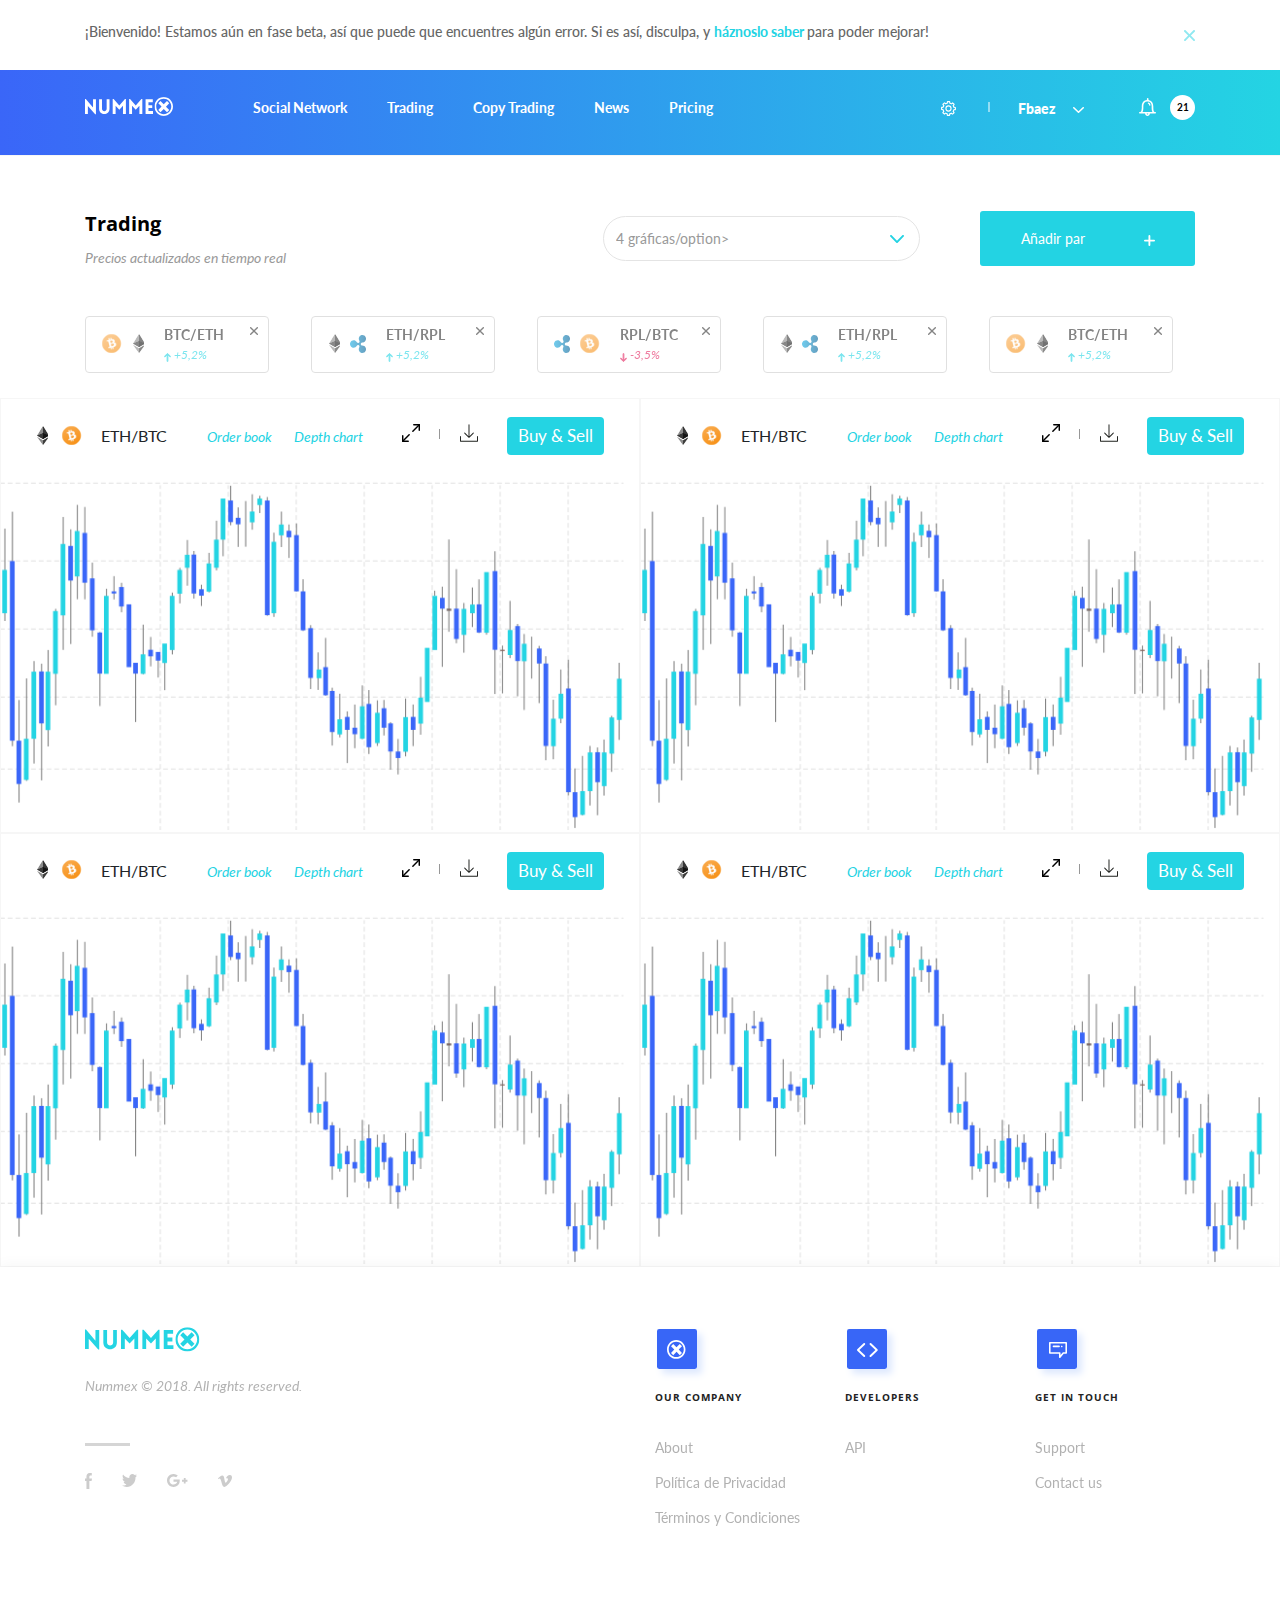
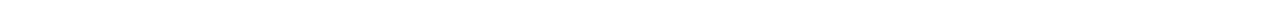
<file: trading.html>
<!DOCTYPE html>
<html lang="en">

    <head>

        <!-- Meta -->
        <meta charset="utf-8">
        <meta name="viewport" content="width=device-width, initial-scale=1, shrink-to-fit=no">
        <meta name="description" content="">
        <meta name="author" content="">


        <title>  Trading 2  || Numme </title>

        <!-- Bootstrap CSS -->
        <link href="css/bootstrap.min.css" rel="stylesheet">  
        <link href="css/owl.carousel.min.css" rel="stylesheet">  
        <link href="css/owl.theme.default.min.css" rel="stylesheet">  
        <link href="css/jquery.scrollbar.css" rel="stylesheet">  
        <link rel="stylesheet" href="css/fontawesome.min.css"> 

        <!-- Google fonts CSS -->

        <link href="https://fonts.googleapis.com/css?family=Lato:100,300,400,700,900|Open+Sans:300,400,600,700,800" rel="stylesheet">


        <!-- Main Styles CSS -->
        <link href="css/style.css" rel="stylesheet">
        <link href="css/responsive.css" rel="stylesheet">
    </head>
    <body class="inner-pages trading-page">

        <div class="wrapper">
            <div class="alert alert-dismissible fade show" role="alert">
                <div class="container">
                    <div class="row">
                        <div class="col-12">
                            <div class="text-box">
                                <p>¡Bienvenido! Estamos aún en fase beta, así que puede que encuentres algún error. Si es así, disculpa, y <strong> háznoslo saber </strong>para poder mejorar!</p>
                                <button type="button" id="close" class="close" data-dismiss="alert" aria-label="Close">
                                    <span aria-hidden="true"><img src="img/cross-icon.svg"  alt=""/></span>
                                </button>
                            </div>
                        </div>
                    </div>
                </div>
            </div>
            <header class="header header-second">
                <div class="container">
                    <div class="row">
                        <div class="col-12">
                            <div class="header-inner">
                                <div class="header-logo">
                                    <a href="index.html"><img src="img/logo.svg" alt="" /></a>
                                </div>
                                <div class="header-nave">
                                    <ul class="navbar-nav mr-auto">
                                        <li class="nav-item">
                                            <a class="nav-link" href="social-network.html">Social Network</a>
                                        </li>
                                        <li class="nav-item">
                                            <a class="nav-link" href="trading.html">Trading</a>
                                        </li>
                                        <li class="nav-item">
                                            <a class="nav-link" href="trading-copy.html">Copy Trading</a>
                                        </li>
                                        <li class="nav-item">
                                            <a class="nav-link" href="news.html">News</a>
                                        </li>
                                        <li class="nav-item">
                                            <a class="nav-link" href="pricing.html">Pricing</a>
                                        </li>
                                    </ul>
                                    <div class="login-right">
                                        <ul>
                                            <li class="dropdown setting">
                                                <a href="#" id="dropdownMenuButton6" data-toggle="dropdown"><img src="img/gear-icon.svg" alt="" /></a>
                                                <div class="dropdown-menu" aria-labelledby="dropdownMenuButton6">
                                                    <div class="content">
                                                        <div class="demo">
                                                            <div class="scrollbar-inner">
                                                                <div class="visualizattion">
                                                                    <h3>VISUALIZATION</h3>
                                                                    <div class="visualizattion-box">
                                                                        <p>Dark Mode</p>
                                                                        <label class="switch">
                                                                            <input type="checkbox">
                                                                            <span class="slider round"></span>
                                                                        </label>
                                                                    </div>  
                                                                </div>  
                                                                <div class="language">
                                                                    <h3>LANGUAGE</h3>
                                                                    <form action="#">
                                                                        <input type="text" class="form-control" placeholder="Buscar …" />
                                                                        <ul class="buy-alarm">
                                                                            <li>
                                                                                <input type="radio" id="test1" name="radio-group" checked>
                                                                                <label for="test1">English</label>
                                                                            </li>
                                                                            <li>
                                                                                <input type="radio" id="test2" name="radio-group">
                                                                                <label for="test2">Spanish</label>
                                                                            </li>
                                                                            <li>
                                                                                <input type="radio" id="test3" name="radio-group">
                                                                                <label for="test3">French</label>
                                                                            </li>
                                                                            <li>
                                                                                <input type="radio" id="test4" name="radio-group">
                                                                                <label for="test4">United State</label>
                                                                            </li>
                                                                            <li>
                                                                                <input type="radio" id="test5" name="radio-group">
                                                                                <label for="test5">Japanese</label>
                                                                            </li>
                                                                            <li>
                                                                                <input type="radio" id="test6" name="radio-group">
                                                                                <label for="test6">Spanish</label>
                                                                            </li>
                                                                            <li>
                                                                                <input type="radio" id="test7" name="radio-group">
                                                                                <label for="test7">Urdu</label>
                                                                            </li>
                                                                        </ul> 
                                                                    </form>
                                                                </div>
                                                            </div>
                                                        </div>
                                                    </div>
                                                </div>
                                            </li>
                                            <li class="dropdown">
                                                <a href="#" id="dropdownMenuButton2" data-toggle="dropdown" aria-haspopup="true" aria-expanded="false">Fbaez <img src="img/down-arrow-white.png" alt="" /></a>
                                                <div class="dropdown-menu" aria-labelledby="dropdownMenuButton2">
                                                    <ul>
                                                        <li><a href="#"><img src="img/document-blue.png" alt=""/> Editar datos personales</a></li>
                                                        <li><a href="#"><img src="img/view-thumb-blue.png" alt=""/> Panel Administrador</a></li>
                                                        <li><a href="#"><img src="img/gear-blue.png" alt=""/> Configuración personal</a></li>
                                                        <li><a href="#"><img src="img/graph-bar-blue.png" alt=""/> Portfolio</a></li>
                                                        <li><a href="#"><img src="img/jewel-blue.png" alt=""/> Hacerte PRO</a></li>
                                                        <li><a href="#"><img src="img/skip-icon.png" alt=""/> Cerrar Sesión</a></li>
                                                    </ul>
                                                </div>
                                            </li>
                                            <li>
                                                <a id="notification-menu" href="#"><img  class="bell-icon" src="img/bell-icon-white.svg" alt="" /></a> <span class="count">21</span>
                                                <div class="notification-submenu">
                                                    <ul>
                                                        <li>El <strong>Bitcoin</strong> ha subido hasta los $13.455</li>
                                                        <li><strong>Ethereum</strong> ha bajado un 1,6%
                                                            en las últimas 24 horas.</li>
                                                        <li><strong>Ethereum</strong> ha bajado un 1,6%
                                                            en las últimas 24 horas.</li>
                                                    </ul>
                                                    <div class="cnfigurar-avisos">
                                                        <a href="#"><img src="img/toggles-icon.png" alt="" />Configurar mis avisos</a>
                                                    </div>
                                                </div>
                                            </li>
                                        </ul>
                                        <div class="menu-icon">
                                            <a href="#"><img src="img/menu-icon.png" alt="" /></a>
                                        </div>
                                    </div>
                                </div>
                            </div>
                        </div>
                    </div>
                </div>
            </header>  
            <section class="trading-banner">
                <div class="container">
                    <div class="row">
                        <div class="col-12">
                            <div class="trading-banner-inner">
                                <div class="title">
                                    <h2>Trading</h2>
                                    <p>Precios actualizados en tiempo real</p>
                                </div>
                                <div class="add-pair">
                                    <select class="form-control">
                                        <option>4 gráficas/option>
                                    </select>
                                    <div class="anadir-dropdown">
                                        <a  id="anadir-par" href="#">Añadir par <img src="img/plusicon.svg" alt="" /></a>
                                        <div class="anadir-dropdown-box">
                                            <div class="anadir-dropdown-box-inner content">
                                                <div class="demo">
                                                    <div class="scrollbar-inner">
                                                        <div class="title">
                                                            <h3>AÑADIR PAR</h3>
                                                            <a href="#">Añadir</a>
                                                        </div>
                                                        <ul class="clearfix">
                                                            <li>
                                                                <a href="#"><img src="img/ethereum-logo.png" alt="" />
                                                                    <span><img src="img/checkmark-icon.svg" alt="" /></span>
                                                                </a>

                                                            </li>
                                                            <li class="text-center">
                                                                <a href="#">
                                                                    <img src="img/bitcoin.png" alt="" />
                                                                    <span><img src="img/checkmark-icon.svg" alt="" /></span>
                                                                </a>
                                                            </li>
                                                            <li class="text-right">
                                                                <a href="#"><img src="img/Shape-flower.png" alt="" />
                                                                    <span><img src="img/checkmark-icon.svg" alt="" /></span>
                                                                </a>
                                                            </li>
                                                            <li>
                                                                <a href="#">
                                                                    <img src="img/bitcoin.png" alt="" />
                                                                    <span><img src="img/checkmark-icon.svg" alt="" /></span>
                                                                </a>
                                                            </li>
                                                            <li class="text-center">
                                                                <a href="#">
                                                                    <img src="img/bitcoin.png" alt="" />
                                                                    <span><img src="img/checkmark-icon.svg" alt="" /></span>
                                                                </a>
                                                            </li>
                                                            <li class="text-right">
                                                                <a href="#">
                                                                    <img src="img/bitcoin.png" alt="" />
                                                                    <span><img src="img/checkmark-icon.svg" alt="" /></span>
                                                                </a>
                                                            </li>
                                                            <li>
                                                                <a href="#">
                                                                    <img src="img/bitcoin.png" alt="" />
                                                                    <span><img src="img/checkmark-icon.svg" alt="" /></span>
                                                                </a>
                                                            </li>
                                                            <li class="text-center">
                                                                <a href="#">
                                                                    <img src="img/bitcoin.png" alt="" />
                                                                    <span><img src="img/checkmark-icon.svg" alt="" /></span>
                                                                </a>
                                                            </li>
                                                            <li class="text-right">
                                                                <a href="#">
                                                                    <img src="img/bitcoin.png" alt="" />
                                                                    <span><img src="img/checkmark-icon.svg" alt="" /></span>
                                                                </a>
                                                            </li>
                                                            <li>
                                                                <a href="#">
                                                                    <img src="img/bitcoin.png" alt="" />
                                                                    <span><img src="img/checkmark-icon.svg" alt="" /></span>
                                                                </a>
                                                            </li>
                                                            <li class="text-center">
                                                                <a href="#">
                                                                    <img src="img/bitcoin.png" alt="" />
                                                                    <span><img src="img/checkmark-icon.svg" alt="" /></span>
                                                                </a>
                                                            </li>
                                                            <li class="text-right">
                                                                <a href="#">
                                                                    <img src="img/bitcoin.png" alt="" />
                                                                    <span><img src="img/checkmark-icon.svg" alt="" /></span>
                                                                </a>
                                                            </li>
                                                        </ul>
                                                    </div>
                                                </div>
                                            </div>
                                        </div>
                                    </div>
                                </div>
                            </div>
                        </div>
                    </div>
                </div>
            </section>
            <section class="trading-buttns">
                <div class="container">
                    <div class="row">
                        <div class="col-12">
                            <div class="trading-buttns-inner">
                                <div class="trading-buttns-owl owl-carousel owl-theme">
                                    <div class="item">
                                        <div class="trading-buttns-box">
                                            <ul>
                                                <li><img src="img/bitcoin.png" alt="" /></li>
                                                <li><img src="img/ethereum-logo.png" alt="" /></li>
                                            </ul>
                                            <p>
                                                BTC/ETH
                                                <span><img src="img/arrow-up-icon.svg" alt="" /> +5,2% </span>
                                            </p>
                                            <a class="cross-icon" href="#"><img src="img/cross-icon-black.svg" alt="" /></a>
                                        </div>
                                    </div>
                                    <div class="item">
                                        <div class="trading-buttns-box">
                                            <ul>
                                                <li><img src="img/ethereum-logo.png" alt="" /></li>
                                                <li><img src="img/Shape-flower.png" alt="" /></li>
                                            </ul>
                                            <p>
                                                ETH/RPL
                                                <span><img src="img/arrow-up-icon.svg" alt="" /> +5,2% </span>
                                            </p>
                                            <a class="cross-icon" href="#"><img src="img/cross-icon-black.svg" alt="" /></a>
                                        </div> 
                                    </div>
                                    <div class="item">
                                        <div class="trading-buttns-box">
                                            <ul>
                                                <li><img src="img/Shape-flower.png" alt="" /></li>
                                                <li><img src="img/bitcoin.png" alt="" /></li>
                                            </ul>
                                            <p class="error">
                                                RPL/BTC
                                                <span><img src="img/arrow-down-icon.svg" alt="" /> -3,5% </span>
                                            </p>
                                            <a class="cross-icon" href="#"><img src="img/cross-icon-black.svg" alt="" /></a>
                                        </div> 
                                    </div>
                                    <div class="item">
                                        <div class="trading-buttns-box">
                                            <ul>
                                                <li><img src="img/ethereum-logo.png" alt="" /></li>
                                                <li><img src="img/Shape-flower.png" alt="" /></li>
                                            </ul>
                                            <p>
                                                ETH/RPL
                                                <span><img src="img/arrow-up-icon.svg" alt="" /> +5,2% </span>
                                            </p>
                                            <a class="cross-icon" href="#"><img src="img/cross-icon-black.svg" alt="" /></a>
                                        </div>
                                    </div>
                                    <div class="item">
                                        <div class="trading-buttns-box">
                                            <ul>
                                                <li><img src="img/bitcoin.png" alt="" /></li>
                                                <li><img src="img/ethereum-logo.png" alt="" /></li>
                                            </ul>
                                            <p>
                                                BTC/ETH
                                                <span><img src="img/arrow-up-icon.svg" alt="" /> +5,2% </span>
                                            </p>
                                            <a class="cross-icon" href="#"><img src="img/cross-icon-black.svg" alt="" /></a>
                                        </div>
                                    </div> 
                                </div>
                            </div>
                        </div>
                    </div>
                </div>
            </section>
            <div class="trading-graph">
                <div class="container-fluid">
                    <div class="row no-gutters">
                        <div class="col-md-6">
                            <div class="trading-graph-box">
                                <div class="trading-graph-head">
                                    <div class="trading-bitcoin">
                                        <ul> 
                                            <li><img src="img/ethereum-logo.png" alt="" /></li> 
                                            <li><img src="img/bitcoin.png" alt="" /></li> 
                                            <li>ETH/BTC</li>
                                        </ul>
                                    </div>
                                    <div class="trading-depth">
                                        <a href="#">Order book</a>
                                        <a href="#">Depth chart</a>
                                    </div>
                                    <div class="trading-buy">
                                        <ul>
                                            <li><a href="#"><img src="img/maximize.svg" alt="" /></a></li>
                                            <li><a href="#"><img src="img/download-arrow.svg" alt="" /></a></li>
                                            <li><a class="buy-sell" href="#">Buy & Sell</a></li>
                                        </ul>
                                    </div>
                                    <div class="trading-dots">
                                        <a href="#"><img src="img/dots-icon.png" alt="" /></a> 
                                    </div>
                                </div>
                                <div class="image-holder">
                                    <img class="img-fluid" src="img/graph-image.png" alt="" />
                                </div>

                            </div>
                        </div>
                        <div class="col-md-6">
                            <div class="trading-graph-box">
                                <div class="trading-graph-head">
                                    <div class="trading-bitcoin">
                                        <ul> 
                                            <li><img src="img/ethereum-logo.png" alt="" /></li> 
                                            <li><img src="img/bitcoin.png" alt="" /></li> 
                                            <li>ETH/BTC</li>
                                        </ul>
                                    </div>
                                    <div class="trading-depth">
                                        <a href="#">Order book</a>
                                        <a href="#">Depth chart</a>
                                    </div>
                                    <div class="trading-buy">
                                        <ul>
                                            <li><a href="#"><img src="img/maximize.svg" alt="" /></a></li>
                                            <li><a href="#"><img src="img/download-arrow.svg" alt="" /></a></li>
                                            <li><a class="buy-sell" href="#">Buy & Sell</a></li>
                                        </ul>
                                    </div>
                                    <div class="trading-dots">
                                        <a href="#"><img src="img/dots-icon.png" alt="" /></a> 
                                    </div>
                                </div>
                                <div class="image-holder">
                                    <img class="img-fluid" src="img/graph-image.png" alt="" />
                                </div>

                            </div>
                        </div>
                        <div class="col-md-6">
                            <div class="trading-graph-box">
                                <div class="trading-graph-head">
                                    <div class="trading-bitcoin">
                                        <ul> 
                                            <li><img src="img/ethereum-logo.png" alt="" /></li> 
                                            <li><img src="img/bitcoin.png" alt="" /></li> 
                                            <li>ETH/BTC</li>
                                        </ul>
                                    </div>
                                    <div class="trading-depth">
                                        <a href="#">Order book</a>
                                        <a href="#">Depth chart</a>
                                    </div>
                                    <div class="trading-buy">
                                        <ul>
                                            <li><a href="#"><img src="img/maximize.svg" alt="" /></a></li>
                                            <li><a href="#"><img src="img/download-arrow.svg" alt="" /></a></li>
                                            <li><a class="buy-sell" href="#">Buy & Sell</a></li>
                                        </ul>
                                    </div>
                                    <div class="trading-dots">
                                        <a href="#"><img src="img/dots-icon.png" alt="" /></a> 
                                    </div>
                                </div>
                                <div class="image-holder">
                                    <img class="img-fluid" src="img/graph-image.png" alt="" />
                                </div>
                            </div>
                        </div>
                        <div class="col-md-6">
                            <div class="trading-graph-box">
                                <div class="trading-graph-head">
                                    <div class="trading-bitcoin">
                                        <ul> 
                                            <li><img src="img/ethereum-logo.png" alt="" /></li> 
                                            <li><img src="img/bitcoin.png" alt="" /></li> 
                                            <li>ETH/BTC</li>
                                        </ul>
                                    </div>
                                    <div class="trading-depth">
                                        <a href="#">Order book</a>
                                        <a href="#">Depth chart</a>
                                    </div>
                                    <div class="trading-buy">
                                        <ul>
                                            <li><a href="#"><img src="img/maximize.svg" alt="" /></a></li>
                                            <li><a href="#"><img src="img/download-arrow.svg" alt="" /></a></li>
                                            <li><a class="buy-sell" href="#">Buy & Sell</a></li>
                                        </ul>
                                    </div>
                                    <div class="trading-dots">
                                        <a href="#"><img src="img/dots-icon.png" alt="" /></a> 
                                    </div>
                                </div>
                                <div class="image-holder">
                                    <img class="img-fluid" src="img/graph-image.png" alt="" />
                                </div>
                            </div>
                        </div>
                    </div>
                </div>
            </div>
            <footer class="footer">
                <div class="container">
                    <div class="row">
                        <div class="col-xl-6 col-lg-4 col-md-4 order-lg-1 order-md-1 order-sm-4 order-4">
                            <div class="footer-inner footer-first">
                                <div class="footer-logo">
                                    <a href="#"><img src="img/logo-footer.svg" alt="" /></a>
                                </div>
                                <p>Nummex © 2018. All rights reserved.</p>
                                <div class="footer-socail">
                                    <ul class="clearfix">
                                        <li><a href="#"><img src="img/facebook-icon.svg" alt="" /></a></li>
                                        <li><a href="#"><img src="img/twitter-icon.svg" alt="" /></a></li>
                                        <li><a href="#"><img src="img/google-pluse-icon.svg" alt="" /></a></li>
                                        <li><a href="#"><img src="img/vimo-icon.svg" alt="" /></a></li>
                                    </ul>
                                </div>
                            </div>
                        </div>
                        <div class="col-xl-2 col-lg-3 col-md-3 order-lg-2 order-md-2 order-sm-1 order-1">
                            <div class="footer-inner footer-second">
                                <h3 class="dasktop-version">
                                    <img class="company-img" src="img/company-icon.svg" alt="" />
                                    OUR COMPANY 
                                </h3>
                                <h3 class="mobile-version" id="title1">
                                    <img class="company-img" src="img/company-icon.svg" alt="" />
                                    <a href="#">OUR COMPANY <img class="arrow-down" src="img/down-arrow.png" alt="" /></a>
                                </h3>
                                <div id="footer-links1" class="footer-links">
                                    <ul>
                                        <li><a href="#">About</a></li>
                                        <li><a href="#">Política de Privacidad</a></li>
                                        <li><a href="#">Términos y Condiciones</a></li>
                                    </ul>
                                </div>
                            </div>
                        </div>
                        <div class="col-xl-2 col-lg-2 col-md-2 order-lg-3 order-md-3 order-sm-2 order-2">
                            <div class="footer-inner">
                                <h3 class="dasktop-version">
                                    <img class="company-img" src="img/developer-icon.svg" alt="" />
                                    DEVELOPERS  
                                </h3>
                                <h3 class="mobile-version" id="title2">
                                    <img class="company-img" src="img/developer-icon.svg" alt="" />
                                    <a href="#"> DEVELOPERS <img class="arrow-down" src="img/down-arrow.png" alt="" /></a>
                                </h3>
                                <div id="footer-links2" class="footer-links">
                                    <ul>
                                        <li><a href="#">API</a></li> 
                                    </ul>
                                </div>
                            </div>
                        </div>
                        <div class="col-xl-2 col-lg-3 col-md-3 order-lg-4 order-md-4 order-sm-3 order-3">
                            <div class="footer-inner">
                                <h3 class="dasktop-version">
                                    <img class="company-img" src="img/get-in-touch-icon.svg" alt="" />
                                    GET IN TOUCH 
                                </h3>
                                <h3 class="mobile-version" id="title3">
                                    <img class="company-img" src="img/get-in-touch-icon.svg" alt="" />
                                    <a href="#">GET IN TOUCH <img class="arrow-down" src="img/down-arrow.png" alt="" /></a>
                                </h3>
                                <div id="footer-links3" class="footer-links">
                                    <ul>
                                        <li><a href="#">Support</a></li> 
                                        <li><a href="#">Contact us</a></li> 
                                    </ul>
                                </div>
                            </div>
                        </div>
                    </div>
                </div>
            </footer>
            <div class="right-menu">
                <div class="right-menu-nav">
                    <ul>
                        <li class="active"><a href="#">Social Network</a></li>
                        <li><a href="#">Trading</a></li>
                        <li><a href="#">Copy trading</a></li>
                        <li><a href="#">News</a></li>
                        <li><a href="#">Pricing</a></li>
                    </ul>
                </div>
                <div class="login-right">
                    <ul>
                        <li><a id="gear-menu" href="#"><img src="img/gear-icon.svg" alt="" /></a></li>
                        <li><a id="fbaez-menu" href="#">Fbaez <img class="menu-right-icon" src="img/menu-right-icon.svg" alt="" /></a></li> 
                    </ul> 
                </div>
            </div>
        </div>
        <div class="overlay"></div> 
        <div class="Configuration-setting">
            <div class="Configuration-setting-inner">
                <div class="content">
                    <div class="demo">
                        <div class="scrollbar-inner">
                            <div class="visualizattion">
                                <h4>Configuración</h4>
                                <h3>VISUALIZATION</h3>
                                <div class="visualizattion-box">
                                    <p>Dark Mode</p>
                                    <label class="switch">
                                        <input type="checkbox">
                                        <span class="slider round"></span>
                                    </label>
                                </div>  
                            </div>  
                            <div class="language">
                                <h3>LANGUAGE</h3>
                                <form action="#">
                                    <input type="text" class="form-control" placeholder="Buscar …" />
                                    <ul class="buy-alarm">
                                        <li>
                                            <input type="radio" id="testtow" name="radio-group" checked>
                                            <label for="testtow">English</label>
                                        </li>
                                        <li>
                                            <input type="radio" id="testthree" name="radio-group">
                                            <label for="testthree">Spanish</label>
                                        </li>
                                        <li>
                                            <input type="radio" id="testfour" name="radio-group">
                                            <label for="testfour">French</label>
                                        </li>
                                        <li>
                                            <input type="radio" id="testfive" name="radio-group">
                                            <label for="testfive">United State</label>
                                        </li>
                                        <li>
                                            <input type="radio" id="testsix" name="radio-group">
                                            <label for="testsix">Japanese</label>
                                        </li>
                                        <li>
                                            <input type="radio" id="testseven" name="radio-group">
                                            <label for="testseven">Spanish</label>
                                        </li>
                                        <li>
                                            <input type="radio" id="testeight" name="radio-group">
                                            <label for="testeight">Urdu</label>
                                        </li>
                                        <li>
                                            <input type="radio" id="testnin" name="radio-group" checked>
                                            <label for="testnin">English</label>
                                        </li>
                                        <li>
                                            <input type="radio" id="testten" name="radio-group" checked>
                                            <label for="testten">English</label>
                                        </li>
                                    </ul> 
                                </form>
                            </div>
                        </div>
                    </div>
                </div>
            </div>
        </div>
        <div class="fbaez-sidebar">
            <div class="fbaez-back">
                <a id="fbaez-back" href="#"><img src="img/menu-right-icon.svg" alt="" /> Volver</a>
            </div>
            <div class="text-box">
                <ul>
                    <li><a href="#"> <img src="img/document-white-icon.png" alt="" />Editar datos personales</a></li>
                    <li><a href="#"><img src="img/view-thumb-white-icon.png" alt="" />Panel Administrador</a></li>
                    <li><a href="#"><img src="img/gear-white-icon.png" alt="" />Configuración personal</a></li>
                    <li><a href="#"><img src="img/graph-bar-white-icon.png" alt="" />Portfolio</a></li>
                    <li><a href="#"><img src="img/jewel-white-icon.png" alt="" />Hacerte PRO</a></li> 
                </ul>
            </div>
            <div class="text-inner">
                <a id="skip-sidbar" href="#"><img src="img/skip-white-icon.png" alt="" />Cerrar Sesión</a>
            </div>
        </div>

        <!-- jQuery -->
        <script src="js/jquery-3.2.1.slim.min.js"></script>
        <script src="js/jquery.js"></script>
        <script src="js/popper.min.js"></script>
        <script src="js/bootstrap.min.js"></script>            
        <script src="js/owl.carousel.min.js"></script>            
        <script src="js/jquery.scrollbar.js"></script>            
        <script src="js/custom.js"></script>

    </body>

</html>
</file>
<file: css/style.css>
body {
    font-weight: 400;
    line-height: 1;
    font-size: 14px;
    font-family: 'Lato', sans-serif;
    background-color: #f9f9f9 !important;
}
b, body, canvas, form, h1, h2, h3, h4, h5, h6, header, html, i, img, label, li, nav, p, section, span, strong, table, tbody, td, th, thead, tr, ul {
    margin: 0;
    padding: 0;
    border: 0;
    outline: 0;
    font-size: 100%;
    vertical-align: baseline;
    background: 0 0
}

article, aside, details, figcaption, figure, footer, header, hgroup, menu, nav, section {
    display: block;
}
h1, h2, h3, h4, h5,h5{
    font-family: 'Open Sans', sans-serif;
}
ul li,
ol li{
    list-style: none;
    margin: 0;
}
blockquote, q {
    quotes: none
}

blockquote:after, blockquote:before, q:after, q:before {
    content: '';
    content: none
}

a, button {
    margin: 0;
    padding: 0;
    font-size: 100%;
    vertical-align: baseline;
    text-decoration: none;
    background: 0 0;
    outline: 0 !important;
    text-decoration: none;
    transition: 0.5s all;
    -webkit-transition: 0.5s all;
    -moz-transition: 0.5s all;
    -ms-transition: 0.5s all;
    -o-transition: 0.5s all;
}
a:focus, a:hover, a:active {
    outline: 0;
    box-shadow: 0;
    text-decoration: none;
}
del {
    text-decoration: line-through
}

abbr[title], dfn[title] {
    border-bottom: 1px dotted;
    cursor: help
}

table {
    border-collapse: collapse;
    border-spacing: 0
}
.form-control:focus{
    box-shadow: none;
}

input, select {
    vertical-align: middle
}
figure{
    margin: 0;
}
.child-pernt {
    display: table;
    height: 100%;
    width: 100%; 
}
.child {
    display: table-cell;
    vertical-align: middle; 
}
.wrapper {
    padding: 60px 0 0 0;
}
.wrapper.active{
    padding: 0;
}

/*======= Alert Styling =======*/
.alert {
    position: absolute;
    padding: 20px 0 26px;
    margin-bottom: 0;
    border: none;
    border-radius: 0;
    width: 100%;
    top: 0;
    z-index: 10;
    background-color: #fff;
}
.alert .text-box {
    align-items: center;
    display: flex;
    justify-content: space-between;
}
.alert p{
    font-weight: 500;
    color: #666666;
    font-size: 14px;
}
.alert p strong{
    color: #23D3E3;
}
.alert .close{
    padding: 0;
    top: 11px;
    right: 110px;
    cursor: pointer;
    position: static;
}
.alert .close span img{
    max-width: 11px;
    height: 11px;
}


/*======= Header Styling =======*/
.wrapper.active .header{
    top: 0;
}
.header{
    padding: 23px 0;
    position: absolute;
    width: 100%;
    left: 0;
    top: 60px;
}
.header-inner{
    align-items: center;
    display: flex;
}
.header-inner .header-logo{
    margin: 0 60px 0 0;
    padding: 0;
}
.header-nave{
    display: flex;
    width: 100%;
}
.header-nave .navbar-nav{
    flex-direction: row;
    align-items: center;
}
.header-inner .navbar-nav .nav-item {
    margin: 0 20px;
}
.header-inner .navbar-nav .nav-item .nav-link{
    color: #fff;
    font-size: 14px;
    font-weight: 700;
    padding: 0;
}
.header-inner .login-right ul{
    display: flex;
    align-items: center;
}
.header-inner .login-right ul li{
    margin-left: 40px;
    position: relative;
}
.header-inner .login-right ul li:first-child {
    margin-left: 0;
    margin-right: 22px;
}
.header-inner .login-right ul li:first-child:after{
    position: absolute;
    content: "";
    right: -34px;
    top: 50%;
    width: 2px;
    height: 10px;
    background-color: rgba(255, 255, 255, 0.5);
    transform: translate(0,-50%);
}
.header-inner .login-right ul li a{
    font-size: 14px;
    font-weight: 700;
    color: #fff;
    vertical-align: middle;
    display: inline-block;
}
.header-inner .login-right ul li a img{
    vertical-align: middle;
}
.header-inner .login-right ul li.registrate-btn a{
    border: 1px solid #fff;
    border-radius: 5px;
    width: 130px;
    height: 45px;
    line-height: 45px;
    text-align: center;
    padding: 0;
}
.header-inner .login-right ul li.registrate-btn a:hover{
    background-color: #fff;
    color: #333333;
}
.login-right .menu-icon{
    display: none;
}
/*======= Notification Submenu Styling =======*/
.notification-submenu{
    position: absolute;
    width: 288px;
    border-radius: 6px;
    background: #fff;
    right: 0;
    box-shadow: 0px 2px 24px rgba(0, 0, 0, 0.15);
    z-index: 10;
    top: 50px;
}
.header-inner .login-right ul li .notification-submenu ul{
    display: block;
    padding: 40px 50px 40px 30px;
    position: relative;
}
.header-inner .login-right ul li .notification-submenu ul:after{
    position: absolute;
    content: "";
    width: 1px;
    height: 100%;
    left: 30px;
    top: 0;
    background-color: rgba(151, 151, 151, 0.20);
}
.header-inner .login-right ul li .notification-submenu ul li{
    margin: 0;
    color: #999999;
    font-size: 14px;
    line-height: 24px;
    margin-bottom: 28px;
    padding-left: 25px;
    position: relative;
}
.header-inner .login-right ul li .notification-submenu ul li:after{
    position: absolute;
    content: "";
    width: 8px;
    height: 8px;
    left: -3px;
    border-radius: 50px;
    top: 10px;
    transform: translate(0,0);
    background-color: #23D3E3;
}
.header-inner .login-right ul li .notification-submenu ul li:first-child:after{
    background-color: #23D3E3 !important;
}
.header-inner .login-right ul li .notification-submenu ul li:last-child:after{
    background-color: #CCCCCC !important;
}
.header-inner .login-right ul li .notification-submenu ul li:last-child{
    margin-bottom: 0;
}
.header-inner .login-right ul li .notification-submenu ul li strong{
    color: #23D3E3;
    font-weight: normal;
}
.header-inner .login-right ul li .notification-submenu .cnfigurar-avisos{
    border-top: 1px solid rgba(151, 151, 151, 0.20);
    text-align: center;
    padding: 22px 0;
}
.header-inner .login-right ul li .notification-submenu .cnfigurar-avisos a{
    color: #23D3E3 !important;
    font-size: 14px;
    font-style: italic;
}
.header-inner .login-right ul li .notification-submenu .cnfigurar-avisos a img{
    vertical-align: middle;
    margin-right: 20px;
}
/*======= Custom Styling =======*/
.banner-sec{
    background: rgba(0, 0, 0, 0) url("../img/banner-bg.png") no-repeat scroll center top / cover ;
    padding: 225px 0 0;
    text-align: center;
}
.banner-inner{
    background: url(../img/banner-image.png) no-repeat;
    background-position: left bottom;
    padding-bottom: 202px;
}
.banner-sec .image-holder{
    margin-bottom: -2px;
}
.banner-sec .image-holder img{
    width: 100%;
}
.banner-sec .text-box h1{
    font-size: 40px;
    font-weight: 700;
    color: #fff;
    line-height: 1.25;
    margin-bottom: 21px;
}
.banner-sec .text-box p{
    font-size: 16px;
    font-weight: 500;
    line-height: 1.88;
    color: #fff;
    margin-bottom: 51px;
}
.btn-defult{
    width: 180px;
    border: 1px  solid transparent;
    height: 55px;
    line-height: 58px;
    border-radius: 5px;
    display: block;
    margin: 0 auto;
    background-color: #ffffff;
    font-size: 14px;
    font-weight: 400;
    color: #333333;
}
.btn-defult:hover{
    border: 1px solid #fff;
    color: #fff;
    background-color: transparent;
}
/*======= Secure Control Styling =======*/
.secure-control-sec{
    padding: 28px 0 36px;
    background-color: #FFF;
}
.secure-control-box{
    display: flex;
}
.secure-control-box .image-holder{
    margin: 10px 0 0 0;
}
.secure-control-box .text-box{
    padding-left: 30px;
}
.secure-control-box .text-box h3{
    font-size: 15px;
    font-weight: 400;
    line-height: 2;
    color: #333333
}
.secure-control-box .text-box h3 span{
    display: none;
}
.secure-control-box .text-box h3 span img{
    width: auto;
}
.secure-control-box .text-box p{
    font-size: 13px;
    line-height: 1.77; 
    color: #999999;
}
/*======= Betters Tools Styling =======*/
.hedding{
    text-align: center;
    margin-bottom: 110px;
}
.hedding p{
    font-size: 10px;
    font-weight: 900;
    line-height: 3;
    letter-spacing: 1px;
    color: #333333;
    margin-bottom: 12px;
}
.hedding h2{
    font-size: 30px;
    font-weight: 300; 
    line-height: 1.67;  
    color: #333333;
}
.betters-tools-sec{
    padding: 120px 0 156px;
}
.betters-tools-box{
    text-align: center;
    padding-bottom: 30px;
}
.betters-tools-box img{
    margin: 0 auto;
    width: auto !important;
}
.betters-tools-box h3{
    font-size: 20px;
    font-weight: 600; 
    line-height: 2.5; 
    margin-bottom: 15px;
    color: #333333;
    margin-top: 40px;
}
.betters-tools-box p{
    color: #999999;
    font-size: 15px;
    font-weight: normal;
    line-height: 2;
    margin: 0 auto;
    max-width: 314px;
}
.including-tools{
    text-align: center;
    margin: 105px 0 0 0;
}
.including-tools h3 {
    color: #333333;
    font-size: 30px;
    font-weight: 300;
    line-height: 1.67;
    margin: 0 auto 85px;
    max-width: 730px;
}
/*======= Proffesionals Trading Styling =======*/
.proffesionals-trading-sec{
    background: url(../img/trading-bg.png) no-repeat;
    background-size: cover;
    padding: 120px 0 113px;
}
.proffesionals-trading-sec .hedding {
    margin-bottom: 60px; 
}
.proffesionals-trading-sec .hedding p,
.proffesionals-trading-sec .hedding h2{
    color: #fff;
}
.proffesionals-trading-sec .text-box{
    text-align: center;
}
.proffesionals-trading-sec .text-box .btn-defult{
    margin-top: 56px;
}
/*======= Trading Works Styling =======*/
.trading-work-sec{
    padding: 90px 0 150px;
}
.trading-work-inner .nav-tabs--vertical {
    border-bottom: medium none;
    display: flex;
    flex-flow: column nowrap;
    max-width: 365px;
    width: 100%;
}
#tab_selector{
    display: none;
}
.trading-work-inner .nav-tabs .nav-item {
    margin-bottom: 25px;
}
.trading-work-inner .nav-tabs .nav-item .nav-link{
    font-size: 20px;
    font-weight: 400; 
    line-height: 2.5; 
    color: #24d4e3;
    font-family: 'Open Sans', sans-serif;
    padding: 0;
    border: none;
    border-radius: 0;
}
.trading-work-inner .nav-tabs .nav-item.show .nav-link, .trading-work-inner .nav-tabs .nav-link.active {
    background-color: rgba(0, 0, 0, 0);
    border-color: rgba(0, 0, 0, 0);
    color: #333333;
    border: none;
}
.trading-work-box-inner .trading-work-box {
    max-width: 512px;
    margin-bottom: 50px;
}
.trading-work-box-inner .trading-work-box h3{
    font-size: 20px;
    font-weight: 400;
    line-height: 2.5;
    color: #333333;
    margin-bottom: 20px;
}
.trading-work-box-inner .trading-work-box p{
    font-size: 15px;
    font-weight: 400;
    line-height: 2;
    color: #999999;
}
/*======= Footer Styling =======*/
.footer{
    box-shadow: 0 -2px 14px 0 rgba(0, 0, 0, 0.04);
    background-color: #ffffff;
    padding: 60px 0 76px;
}
.footer-inner p{
    opacity: 0.5;
    font-size: 14px; 
    font-weight: 400;
    font-style: italic; 
    margin-top: 25px;
    color: #666666;
}
.footer-socail{
    margin-top: 50px;
    position: relative;
    padding-top: 30px;
}
.footer-socail:after{
    position: absolute;
    content: "";
    left: 0;
    top: 0;
    width: 45px;
    height: 3px;
    opacity: 0.4;
    background-color: #979797;
}
.footer-socail ul li{
    float: left;
    margin-right: 30px;
}
.footer-inner h3 a{
    font-size: 10px;
    font-weight: 700;
    letter-spacing: 1px;
    color: #222222;
    display: block;
}
.footer-inner h3{
    font-size: 10px;
    font-weight: 700;
    letter-spacing: 1px;
    color: #222222;
    display: block;
}
.footer-inner h3.mobile-version{
    display: none;
}
.footer-inner h3 .company-img{
    display: block;
    margin-bottom: 10px;
}
.footer-inner h3 a .arrow-down{
    float: right;
    display: none;
}
.footer-links {
    margin-top: 38px;
}
.footer-links ul li a{
    opacity: 0.5;
    font-size: 14px;
    font-weight: 400; 
    color: #666666;
    display: block;
    margin-bottom: 21px;
}
.footer-links ul li a:hover{
    color: #24d4e3;
}
.betters-tools-sec .owl-theme .owl-nav [class*="owl-"]{
    margin: 0 auto;
}
.betters-tools-sec .owl-theme .owl-nav [class*="owl-"]:hover{
    background-color: transparent;
}
.betters-tools-sec .owl-theme .owl-nav {
    margin-top: 0;
    position: absolute;
    top: 50%;
    left: 50%;
    transform: translate(-50%, -50%);
    width: 100%;
    max-width: 600px;
}
.betters-tools-sec .owl-theme .owl-nav .owl-prev {
    float: left;
}
.betters-tools-sec .owl-theme .owl-nav .owl-next {
    float: right;
}
/*======= Right Side Menu Styling =======*/
.right-menu{
    position: fixed;
    top: 0;
    right: -100%;
    height: 100%;
    width: 282px;
    background-color: #3866F7;
    padding: 90px 40px;
    z-index: 10;
    transition: all 0.5s ease-in-out;
}
.right-menu.active{
    right: 0;
    transition: all 0.5s ease-in-out;
}
.right-menu-nav ul li{
    margin-bottom: 42px;
}
.right-menu-nav ul li:last-child{
    margin-bottom: 0;
}
.right-menu-nav ul li.active a{
    color: #fff;
}
.right-menu-nav ul li a{
    color: rgba(255, 255, 255, 0.60);
    font-size: 20px;
    font-weight: 400;
}
.right-menu-nav ul li a:hover{
    color: #fff;
}
.right-menu .login-right {
    bottom: 62px;
    left: 0;
    padding-left: 40px;
    position: absolute;
    width: 100%;
}
.right-menu .login-right ul li{
    display: inline-block;
    margin-right: 59px;
    vertical-align: middle;
    position: relative;
}
.right-menu .login-right ul li:first-child {
    padding: 3px 0 0;
}
.right-menu .login-right ul li:first-child::after {
    background-color: rgba(255, 255, 255, 0.5);
    content: "";
    height: 10px;
    position: absolute;
    right: -34px;
    top: 50%;
    transform: translate(0px, -50%);
    width: 2px;
}
.right-menu .login-right ul li:last-child{
    margin-right: 0;
}
.right-menu .login-right ul li a{
    color: #fff;
    font-weight: 700;
}
.right-menu .login-right ul li a .menu-right-icon{
    height: 10px;
    vertical-align: middle;
    width: 13px;
    margin-left: 13px;
}
/*======= About Us Page Styling =======*/
.inner-pages{
    background-color: #ffffff !important;
}
.header-second{
    position: static;
    padding: 35px 0;
}
.header-second .header-inner .header-logo img{
    max-width: 88px;
    height: 19px;
}
.header-second .header-inner .navbar-nav .nav-item .nav-link{
    color: #666666;
}
.header-second .header-inner  .login-right ul li a img.gare-icon{
    max-width: 15px;
    height: 15px;
    margin: 0;
}
.header-second .header-inner .login-right ul li:first-child::after{
    background-color: rgba(102, 102, 102, 0.5); 
}
.header-second .header-inner .login-right ul li a{
    font-size: 14px;
    color: #666666;
    font-weight: 900;
}
.header-second .header-inner .login-right ul li a img {
    vertical-align: middle;
    margin-left: 15px;
}
.header-second .header-inner .login-right ul li a .bell-icon{
    margin-left: 15px;
    display: inline-block;
    max-width: 17px;
    height: 18px;
}
.header-second .header-inner .login-right ul li span.count{
    display: inline-block;
    width: 25px;
    height: 25px;
    background-color: #24D4E3;
    border-radius: 50px;
    color: #fff;
    font-weight: 700;
    font-size: 10px;
    text-align: center;
    line-height: 25px;
    margin-left: 10px;
}
/*======= About Banner Styling =======*/
.about-banner{
    border-top: 1px solid rgba(151, 151, 151, 0.09);
    border-bottom: 1px solid rgba(151, 151, 151, 0.09);
}
.banner-title {
    align-items: center;
    display: flex;
    justify-content: space-between;
    padding: 55px 0;
}
.banner-title h2{
    color: #000000;
    font-size: 20px;
    font-weight: 700;
}
.banner-title a{
    background-color: #23D3E3;
    display: inline-block;
    color: #fff;
    max-width: 215px;
    height: 55px;
    width: 100%;
    display: inline-block;
    text-align: center;
    line-height: 55px;
    border-radius: 3px;
    font-size: 14px;
    padding-left: 13px;
    font-weight:  600;
}
.banner-title a img{
    width: 18px;
    height: 16px;
    vertical-align: middle;
    margin-left: 51px;
}
/*======= About Banner Styling =======*/
.about-descripcion-box .text-box{
    padding-top: 40px;
    padding-bottom: 88px;
    max-width: 700px;
    margin: 0 auto;
}
.about-descripcion-box .text-box h3{
    color: #222222;
    font-size: 10px;
    font-weight: 700;
    padding-bottom: 45px; 
    padding-top: 50px;
}
.about-descripcion-box .text-box p{
    font-size: 14px;
    color: #999999;
    font-weight: 600;
    line-height: 30px;
}
.about-descripcion-box .text-box h4{
    color: #000;
    font-size: 30px;
    font-weight: 700;
    font-style: italic;
    line-height: 50px;
    position: relative;
    padding-top: 30px;
    margin: 80px 0 85px;
}
.about-descripcion-box .text-box h4:after{
    position: absolute;
    content: "";
    background-color: #979797;
    width: 58px;
    height: 1px;
    left: 0;
    top: 0;
}
/*======= Trading Page Styling =======*/
.trading-page .header{
    background: #3a66f8;
    background: -moz-linear-gradient(left, #3a66f8 0%, #24d4e3 100%);
    background: -webkit-linear-gradient(left, #3a66f8 0%,#24d4e3 100%);
    background: linear-gradient(to right, #3a66f8 0%,#24d4e3 100%);
    filter: progid:DXImageTransform.Microsoft.gradient( startColorstr='#3a66f8', endColorstr='#24d4e3',GradientType=1 );
}
.trading-page .header-second .header-inner .navbar-nav .nav-item .nav-link,
.trading-page .header-second .header-inner .login-right ul li a{
    color: #FFF;
}
.trading-page .header-second .header-inner .login-right ul li:first-child::after{
    background-color: rgba(255, 255, 255, 0.5);
}
/*======= Trading Banner Styling =======*/
.trading-banner{}
.trading-banner .title h2{
    font-weight: 700;
    font-size: 20px;
    color: #000000;
}
.trading-banner .title p{
    font-weight: 400;
    font-style: italic;
    color: #999999;
    font-size: 14px;
}

/*======= Secure Control Styling =======*/
.secure-control-sec{
    padding: 28px 0 36px;
    background-color: #FFF;
}
.secure-control-box{
    display: flex;
}
.secure-control-box .image-holder{
    margin: 10px 0 0 0;
}
.secure-control-box .text-box{
    padding-left: 30px;
}
.secure-control-box .text-box h3{
    font-size: 15px;
    font-weight: 400;
    line-height: 2;
    color: #333333
}
.secure-control-box .text-box h3 span{
    display: none;
}
.secure-control-box .text-box h3 span img{
    width: auto;
}
.secure-control-box .text-box p{
    font-size: 13px;
    line-height: 1.77; 
    color: #999999;
}
/*======= Betters Tools Styling =======*/
.hedding{
    text-align: center;
    margin-bottom: 110px;
}
.hedding p{
    font-size: 10px;
    font-weight: 900;
    line-height: 3;
    letter-spacing: 1px;
    color: #333333;
    margin-bottom: 12px;
}
.hedding h2{
    font-size: 30px;
    font-weight: 300; 
    line-height: 1.67;  
    color: #333333;
}
.betters-tools-sec{
    padding: 120px 0 156px;
}
.betters-tools-box{
    text-align: center;
    padding-bottom: 30px;
}
.betters-tools-box img{
    margin: 0 auto;
    width: auto !important;
}
.betters-tools-box h3{
    font-size: 20px;
    font-weight: 600; 
    line-height: 2.5; 
    margin-bottom: 15px;
    color: #333333;
    margin-top: 40px;
}
.betters-tools-box p{
    color: #999999;
    font-size: 15px;
    font-weight: normal;
    line-height: 2;
    margin: 0 auto;
    max-width: 314px;
}
.including-tools{
    text-align: center;
    margin: 105px 0 0 0;
}
.including-tools h3 {
    color: #333333;
    font-size: 30px;
    font-weight: 300;
    line-height: 1.67;
    margin: 0 auto 85px;
    max-width: 730px;
}
.including-tools .image-holder{
    max-width: 695px;
    margin: 0 auto;
    position: relative;
}
.including-tools .image-holder p {
    position: absolute;
    right: -112px;
    top: 20px;
}
.including-tools .image-holder p a{
    color: #999999;
    font-size: 15px;
    font-style: italic;
}
.including-tools .image-holder span{
    position: absolute;
    right: -112px;
    bottom: 25px;
}
.including-tools .image-holder span a{
    color: #999999;
    font-size: 15px;
    font-style: italic;
}
.including-tools .image-holder .image-inner{
    position: relative;
}
.including-tools .image-holder .image-inner ul{
    position: absolute;
    top: 0;
    width: 100%;
    height: 100%;
    left: 0;
}
.including-tools .image-holder .image-inner ul li:first-child{
    position: absolute;
    bottom: 83px;
    left: 77px;

}
.including-tools .image-holder .image-inner ul li:nth-child(2){
    position: absolute;
    left: 285px;
    bottom: 27px;
}
.including-tools .image-holder .image-inner ul li:nth-child(3){
    position: absolute;
    left: 143px;
    top: 74px;
}
.including-tools .image-holder .image-inner ul li:nth-child(4){
    position: absolute;
    left: 360px;
    top: 20px;
}
.including-tools .image-holder .image-inner ul li a{
    font-size: 10px;
    font-weight: 900;
    text-transform: uppercase;
    letter-spacing: 1px;
    color: #3A66F8;
}
.including-tools .image-holder .image-inner ul li:nth-child(3) a,
.including-tools .image-holder .image-inner ul li:nth-child(4) a{
    color: #24D4E3;
}
/*======= Proffesionals Trading Styling =======*/
.proffesionals-trading-sec{
    background: url(../img/trading-bg.png) no-repeat;
    background-size: cover;
    padding: 120px 0 113px;
}
.proffesionals-trading-sec .hedding {
    margin-bottom: 60px; 
}
.proffesionals-trading-sec .hedding p,
.proffesionals-trading-sec .hedding h2{
    color: #fff;
}
.proffesionals-trading-sec .text-box{
    text-align: center;
}
.proffesionals-trading-sec .text-box .btn-defult{
    margin-top: 56px;
}
/*======= Trading Works Styling =======*/
.trading-work-sec{
    padding: 90px 0 150px;
}
.trading-work-inner .nav-tabs--vertical {
    border-bottom: medium none;
    display: flex;
    flex-flow: column nowrap;
    max-width: 365px;
    width: 100%;
}
#tab_selector{
    display: none;
}
.trading-work-inner .nav-tabs .nav-item {
    margin-bottom: 25px;
}
.trading-work-inner .nav-tabs .nav-item .nav-link{
    font-size: 20px;
    font-weight: 400; 
    line-height: 2.5; 
    color: #24d4e3;
    font-family: 'Open Sans', sans-serif;
    padding: 0;
    border: none;
    border-radius: 0;
}
.trading-work-inner .nav-tabs .nav-item.show .nav-link, .trading-work-inner .nav-tabs .nav-link.active {
    background-color: rgba(0, 0, 0, 0);
    border-color: rgba(0, 0, 0, 0);
    color: #333333;
    border: none;
}
.trading-work-box-inner .trading-work-box {
    max-width: 512px;
    margin-bottom: 50px;
}
.trading-work-box-inner .trading-work-box h3{
    font-size: 20px;
    font-weight: 400;
    line-height: 2.5;
    color: #333333;
    margin-bottom: 20px;
}
.trading-work-box-inner .trading-work-box p{
    font-size: 15px;
    font-weight: 400;
    line-height: 2;
    color: #999999;
}
/*======= Footer Styling =======*/
.footer{
    box-shadow: 0 -2px 14px 0 rgba(0, 0, 0, 0.04);
    background-color: #ffffff;
    padding: 60px 0 76px;
}
.footer-inner p{
    opacity: 0.5;
    font-size: 14px; 
    font-weight: 400;
    font-style: italic; 
    margin-top: 25px;
    color: #666666;
}
.footer-socail{
    margin-top: 50px;
    position: relative;
    padding-top: 30px;
}
.footer-socail:after{
    position: absolute;
    content: "";
    left: 0;
    top: 0;
    width: 45px;
    height: 3px;
    opacity: 0.4;
    background-color: #979797;
}
.footer-socail ul li{
    float: left;
    margin-right: 30px;
}
.footer-inner h3 a{
    font-size: 10px;
    font-weight: 700;
    letter-spacing: 1px;
    color: #222222;
    display: block;
}
.footer-inner h3{
    font-size: 10px;
    font-weight: 700;
    letter-spacing: 1px;
    color: #222222;
    display: block;
}
.footer-inner h3.mobile-version{
    display: none;
}
.footer-inner h3 .company-img{
    display: block;
    margin-bottom: 10px;
}
.footer-inner h3 a .arrow-down{
    float: right;
    display: none;
}
.footer-links {
    margin-top: 38px;
}
.footer-links ul li a{
    opacity: 0.5;
    font-size: 14px;
    font-weight: 400; 
    color: #666666;
    display: block;
    margin-bottom: 21px;
}
.footer-links ul li a:hover{
    color: #24d4e3;
}
.betters-tools-sec .owl-theme .owl-nav [class*="owl-"]{
    margin: 0 auto;
}
.betters-tools-sec .owl-theme .owl-nav [class*="owl-"]:hover{
    background-color: transparent;
}
.betters-tools-sec .owl-theme .owl-nav {
    margin-top: 0;
    position: absolute;
    top: 50%;
    left: 50%;
    transform: translate(-50%, -50%);
    width: 100%;
    max-width: 600px;
}
.betters-tools-sec .owl-theme .owl-nav .owl-prev {
    float: left;
}
.betters-tools-sec .owl-theme .owl-nav .owl-next {
    float: right;
}
/*======= Right Side Menu Styling =======*/
.right-menu{
    position: fixed;
    top: 0;
    right: -100%;
    height: 100%;
    width: 282px;
    background-color: #3866F7;
    padding: 90px 40px;
    z-index: 10;
    transition: all 0.5s ease-in-out;
}
.right-menu.active{
    right: 0;
    transition: all 0.5s ease-in-out;
}
.right-menu-nav ul li{
    margin-bottom: 42px;
}
.right-menu-nav ul li:last-child{
    margin-bottom: 0;
}
.right-menu-nav ul li.active a{
    color: #fff;
}
.right-menu-nav ul li a{
    color: rgba(255, 255, 255, 0.60);
    font-size: 20px;
    font-weight: 400;
}
.right-menu-nav ul li a:hover{
    color: #fff;
}
.right-menu .login-right {
    bottom: 62px;
    left: 0;
    padding-left: 40px;
    position: absolute;
    width: 100%;
}
.right-menu .login-right ul li{
    display: inline-block;
    margin-right: 59px;
    vertical-align: middle;
    position: relative;
}
.right-menu .login-right ul li:first-child {
    padding: 3px 0 0;
}
.right-menu .login-right ul li:first-child::after {
    background-color: rgba(255, 255, 255, 0.5);
    content: "";
    height: 10px;
    position: absolute;
    right: -34px;
    top: 50%;
    transform: translate(0px, -50%);
    width: 2px;
}
.right-menu .login-right ul li:last-child{
    margin-right: 0;
}
.right-menu .login-right ul li a{
    color: #fff;
    font-weight: 700;
}
.right-menu .login-right ul li a .menu-right-icon{
    height: 10px;
    vertical-align: middle;
    width: 13px;
    margin-left: 13px;
}
/*======= About Us Page Styling =======*/
.inner-pages{
    background-color: #ffffff !important;
}
.header-second{
    position: static;
    padding: 35px 0;
}
.header-second .header-inner .header-logo img{
    max-width: 88px;
    height: 19px;
}
.header-second .header-inner .navbar-nav .nav-item .nav-link{
    color: #666666;
}
.header-second .header-inner  .login-right ul li a img.gare-icon{
    max-width: 15px;
    height: 15px;
    margin: 0;
}
.header-second .header-inner .login-right ul li:first-child::after{
    background-color: rgba(102, 102, 102, 0.5); 
}
.header-second .header-inner .login-right ul li a{
    font-size: 14px;
    color: #666666;
    font-weight: 900;
}
.header-second .header-inner .login-right ul li a img {
    vertical-align: middle;
    margin-left: 15px;
}
.header-second .header-inner .login-right ul li a .bell-icon{
    margin-left: 15px;
    display: inline-block;
    max-width: 17px;
    height: 18px;
}
.header-second .header-inner .login-right ul li span.count{
    display: inline-block;
    width: 25px;
    height: 25px;
    background-color: #24D4E3;
    border-radius: 50px;
    color: #fff;
    font-weight: 700;
    font-size: 10px;
    text-align: center;
    line-height: 25px;
    margin-left: 10px;
}
.trading-page .header-second .header-inner .login-right ul li span{
    background-color: #fff;
    color: #000;
}
/*======= About Banner Styling =======*/
.about-banner{
    border-top: 1px solid rgba(151, 151, 151, 0.09);
    border-bottom: 1px solid rgba(151, 151, 151, 0.09);
}
.banner-title {
    align-items: center;
    display: flex;
    justify-content: space-between;
    padding: 55px 0;
}
.banner-title h2{
    color: #000000;
    font-size: 20px;
    font-weight: 700;
}
.banner-title a{
    background-color: #23D3E3;
    display: inline-block;
    color: #fff;
    max-width: 215px;
    height: 55px;
    width: 100%;
    display: inline-block;
    text-align: center;
    line-height: 55px;
    border-radius: 3px;
    font-size: 14px;
    padding-left: 13px;
    font-weight:  600;
}
.banner-title a img{
    width: 18px;
    height: 16px;
    vertical-align: middle;
    margin-left: 51px;
}
/*======= About Banner Styling =======*/
.about-descripcion-box .text-box{
    padding-top: 40px;
    padding-bottom: 88px;
    max-width: 700px;
    margin: 0 auto;
}
.about-descripcion-box .text-box h3{
    color: #222222;
    font-size: 10px;
    font-weight: 700;
    padding-bottom: 45px; 
    padding-top: 50px;
}
.about-descripcion-box .text-box p{
    font-size: 14px;
    color: #999999;
    font-weight: 600;
    line-height: 30px;
}
.about-descripcion-box .text-box h4{
    color: #000;
    font-size: 30px;
    font-weight: 700;
    font-style: italic;
    line-height: 50px;
    position: relative;
    padding-top: 30px;
    margin: 80px 0 85px;
}
.about-descripcion-box .text-box h4:after{
    position: absolute;
    content: "";
    background-color: #979797;
    width: 58px;
    height: 1px;
    left: 0;
    top: 0;
}
/*======= Trading Page Styling =======*/
.trading-page .header{
    background: #3a66f8;
    background: -moz-linear-gradient(left, #3a66f8 0%, #24d4e3 100%);
    background: -webkit-linear-gradient(left, #3a66f8 0%,#24d4e3 100%);
    background: linear-gradient(to right, #3a66f8 0%,#24d4e3 100%);
    filter: progid:DXImageTransform.Microsoft.gradient( startColorstr='#3a66f8', endColorstr='#24d4e3',GradientType=1 );
}
.trading-page .header-second .header-inner .navbar-nav .nav-item .nav-link,
.trading-page .header-second .header-inner .login-right ul li a{
    color: #FFF;
}
.trading-page .header-second .header-inner .login-right ul li:first-child::after{
    background-color: rgba(255, 255, 255, 0.5);
}
/*======= Trading Banner Styling =======*/
.trading-banner{
    padding: 55px 0 50px;
    border-top: 1px solid rgba(151, 151, 151, 0.09);
}
.trading-banner-inner{
    display: flex;
    justify-content: space-between;
    align-items: center;
}
.trading-banner .title h2{
    font-weight: 700;
    font-size: 20px;
    color: #000000;
    padding-bottom: 15px;
}
.trading-banner .title p{
    font-weight: 400;
    font-style: italic;
    color: #999999;
    font-size: 14px;
}
.trading-banner .add-pair{
    display: flex;
    align-items: center;
}
.trading-banner .form-control{
    border: 1px solid #E4E4E4;
    border-radius: 22.5px;
    background-color: #fff;
    width: 317px;
    height: 45px !important;
    color: #999999;
    font-size: 14px;
    background: url(../img/down-arrow.png) 95% center no-repeat;
    -webkit-appearance: none;
    -moz-appearance: none;
    appearance: none;
    margin-right: 60px;
}
.trading-banner a{
    background-color: #23D3E3;
    border-radius: 3px;
    min-width: 215px;
    height: 55px;
    width: 100%;
    color: #fff;
    display: inline-block;
    font-size: 14px;
    text-align: center;
    line-height: 55px;
}
.trading-banner a img{
    max-width: 11px;
    vertical-align: middle;
    height: 17px;
    margin-left: 55px;
}
.anadir-dropdown{
    position: relative;
}
.anadir-dropdown-box{
    background-color: #ffffff;
    border-radius: 6px;
    box-shadow: 0 2px 24px rgba(0, 0, 0, 0.15);
    position: absolute;
    right: -30px;
    top: 72px;
    width: 482px;
    padding: 28px 19px 46px 40px;
    z-index: 10;
}
.anadir-dropdown-box-inner {
    max-height: 343px;;
}
.anadir-dropdown-box .title{
    display: flex;
    justify-content: space-between;
    align-items: center; 
    padding-right: 60px;
}
.anadir-dropdown-box .title h3{
    color: #222222;
    font-size: 10px;
    text-transform: uppercase;
    font-weight: 900;
}
.anadir-dropdown-box .title a{
    height: 38px;
    line-height: 38px;
    min-width: 97px;
    padding: 0;
    text-align: center;
    width: 97px;
}
.anadir-dropdown-box ul{
    margin-top: 17px;
    padding-right: 60px;
}
.anadir-dropdown-box ul li{
    float: left;
    width: 33.3%;
    margin: 30px 0 0;
}
.anadir-dropdown-box ul li.active a{
    border: 2px solid #24D4E3;
}
.anadir-dropdown-box ul li.active a span{
    display: block;
}
.anadir-dropdown-box ul li a{
    background-color: transparent;
    border: 1px solid #CCCCCC;
    border-radius: 4px;
    display: inline-block;
    position: relative;
    width: 100px;
    height: 100px;
    text-align: center;
    line-height: 100px;
    min-width: 100px;
}
.anadir-dropdown-box ul li a span {
    display: none;
    height: auto;
    line-height: normal;
    position: absolute;
    right: 15px;
    top: 15px;
}
.anadir-dropdown-box ul li a span img {
    right: 0;
    width: 14px;
}
.anadir-dropdown-box ul li a img{
    height: auto;
    margin: 0;
    max-width: inherit;
    width: auto;
}
/*======= Trading Graph Styling =======*/
.trading-graph .container-fluid{
    padding: 0 0;
}
.trading-graph-box{
    border: 1px solid rgba(151, 151, 151, 0.09);
}
.trading-graph-head{
    display: flex;
    justify-content: space-between;
    align-items: center;
    padding: 18px 35px 24px;
}
.trading-bitcoin ul li{
    display: inline-block;
    vertical-align: middle;
    margin-right: 10px;
}
.trading-bitcoin ul li:last-child{
    margin-right: 0;
    margin-left: 5px;
}
.trading-depth a{
    color: #23D3E3;
    font-size: 14px;
    font-style: italic;
    font-weight: 400;
    margin: 0 9px;
}
.trading-buy ul li{
    display: inline-block;
    position: relative;
    margin-left: 36px;
}
.trading-buy li:last-child {
    margin-left: 25px;
}
.trading-buy ul li:first-child{
    margin-left: 0;
}
.trading-buy ul li:first-child:after{
    position: absolute;
    content: "";
    right: -20px;
    top: 50%;
    transform: translate(0,-50%);
    background-color: #979797;
    width: 1px;
    height: 10px;
}
.trading-buy ul li a img{
    width: 18px;
}
.trading-buy ul li a.buy-sell{
    background-color: #24D4E3;
    font-size: 17px;
    color: #fff;
    border-radius: 4px;
    width: 97px;
    height: 38px;
    text-align: center;
    display: inline-block;
    line-height: 38px;
}
.trading-graph-box .image-holder img{
    width: 100%;
}
.trading-dots{
    display: none;
}
/*======= Trading 2 Styling =======*/
.trading-buttns-inner{
    display: flex;
    margin-bottom: 25px;
}
.trading-buttns-box {
    align-items: center;
    border: 1.5px solid #cccccc;
    border-radius: 4px;
    display: flex;
    opacity: 0.6;
    max-width: 184px;
    cursor: pointer;
    padding: 11px 13px;
    position: relative;
    width: 100%;
}
.trading-buttns-box.active{
    opacity: 1;
    border: 1.5px solid #24D4E3;
}
.trading-buttns-box:last-child{
    margin-right: 0;
}
.trading-buttns-box ul{
    margin-right: 17px;
}
.trading-buttns-box ul li{
    display: inline-block;
    margin: 0 3px;
}
.trading-buttns-box p {
    color: #333333;
    font-size: 14px;
    font-weight: 700;
}
.trading-buttns-box p span{
    color: #24D4E3;
    font-size: 12px;
    font-weight: 400;
    display: block;
    font-style: italic;
    margin-top: 7px;
}
.trading-buttns-box p span img{
    position: relative;
    top: 3px;
    width: 7px !important;
    display: inline-block !important;
}
.cross-icon{
    position: absolute;
    right: 10px;
    top: 10px;
}
.cross-icon img{
    width: 8px !important;
}
.trading-buttns-box p.error span{
    color: #E3235F;
}
/*======= Order Book Modal Styling =======*/
.login-modal-top{
    padding: 20px;
    display: flex;
    display: none;
    justify-content: space-between;
}
.login-modal-top .logo img{
    max-width: 79px;
    height: 17px;
}
.order-book-modal .modal-body  .login-modal-top .close{
    position: static;
}
.order-book-modal .modal-body  .login-modal-top .close img {
    filter: inherit;
    height: 11px;
    width: 11px;
}
.order-book-modal .modal-dialog{
    max-width: 880px;
    margin: 60px auto;
}
.order-book-modal .modal-content{
    border-radius: 6px;
    border: medium none;
}
.order-book-modal .modal-body{
    padding: 60px 90px 43px;
}
.order-book-modal .modal-body .close{
    opacity: 1;
    position: absolute;
    right: 2px;
    text-shadow: inherit;
    top: -30px;
    cursor: pointer;
}
.order-book-modal .modal-body .close img{
    width: 11px;
    height: 11px;
    filter: brightness(600%);
}
.order-book-modal .modal-body .title {
    display: flex;
    justify-content: space-between;
    margin-bottom: 42px;
}
.order-book-modal .modal-body .title h3{
    color: #000000;
    font-size: 20px;
    font-weight: 700;
}
.order-book-modal .modal-body .title p{
    color: #999999;
    font-size: 14px;
    font-style: italic;
    margin: 8px 0 0 0;
}
.order-book-modal .modal-body .title p span{
    color: #333333;
    display: inline-block;
    font-size: 45px;
    font-style: normal;
    font-weight: 300;
    margin: -6px 0 0 28px;
    vertical-align: top;
}
.order-book-modal .modal-body .title p span img{
    height: 14px;
    margin-right: 16px;
    position: relative;
    top: 8px;
    vertical-align: top;
    width: 11px;
}
.order-book-box table{
    width: 100%;
}
.order-book-box table thead tr th{
    color: #222222;
    font-size: 10px;
    font-weight: 700;
    text-transform: uppercase;
    border-bottom: 1px solid #E1E1E1;
    padding: 17px 30px 36px;
}
.order-book-box table tbody tr{
    position: relative;
}
.order-book-box table tbody tr td{
    color: #666666;
    font-size: 14px; 
    text-transform: uppercase;
    border-bottom: 1px solid #E1E1E1;
    padding: 15px 28px 18px;
}
.order-book-box table tbody tr td:first-child{
    color: #E3235F;
    border-left: 2px solid #E1E1E1;
}
.order-book-box table tbody tr td:last-child{
    border-right: 1px solid #E1E1E1;
}
.order-book-box.order-book-box-second tbody tr td:first-child{
    color: #24D4E3;
}
.order-book-box.order-book-box-second table tbody tr:after{
    position: absolute;
    top: 0;
    left: 0;
    width: 20%;
    content: "";
    height: 100%;
    background-color: rgba(36, 212, 227, 0.10);
}
.order-book-box table tbody tr:after{
    position: absolute;
    top: 0;
    right: 0;
    width: 92%;
    content: "";
    height: 100%;
    background-color: rgba(227, 35, 95, 0.10);
}
.order-book-box table tbody tr:nth-child(2):after{
    width: 82%;
}
.order-book-box table tbody tr:nth-child(3):after{
    width: 72%;
}
.order-book-box table tbody tr:nth-child(4):after{
    width: 62%;
}
.order-book-box table tbody tr:nth-child(5):after{
    width: 52%;
}
.order-book-box table tbody tr:nth-child(6):after{
    width: 42%;
}
.order-book-box table tbody tr:nth-child(7):after{
    width: 35%;
}
.order-book-box table tbody tr:nth-child(8):after{
    width: 30%;
}
.order-book-box table tbody tr:nth-child(9):after{
    width: 25%;
}
.order-book-box table tbody tr:nth-child(10):after{
    width: 20%;
}


.order-book-box.order-book-box-second table tbody tr:nth-child(10):after{
    width: 92%;
}
.order-book-box.order-book-box-second table tbody tr:nth-child(9):after{
    width: 82%;
}
.order-book-box.order-book-box-second table tbody tr:nth-child(8):after{
    width: 72%;
}
.order-book-box.order-book-box-second table tbody tr:nth-child(7):after{
    width: 62%;
}
.order-book-box.order-book-box-second table tbody tr:nth-child(6):after{
    width: 52%;
}
.order-book-box.order-book-box-second table tbody tr:nth-child(5):after{
    width: 42%;
}
.order-book-box.order-book-box-second table tbody tr:nth-child(4):after{
    width: 35%;
}
.order-book-box.order-book-box-second table tbody tr:nth-child(3):after{
    width: 30%;
}
.order-book-box.order-book-box-second table tbody tr:nth-child(2):after{
    width: 25%;
}
/*======= Buy Sell Modal Styling =======*/
.buy-sell-modal .modal-dialog {
    margin: 60px auto;
    max-width: 970px;
}
.buy-sell-modal .modal-body{
    padding: 0;
}
.buy-sell-sort {
    display: flex;
    justify-content: space-between;
    align-items: center;
    padding: 16px 52px;
    border-bottom: 1px solid rgba(151, 151, 151, 0.20);
}
.buy-sell-sort .buy-sell-sort-left .form-control{
    border: 1px solid #E4E4E4;
    background-color: #fff;
    border-radius: 22.5px;
    width: 175px;
    height: 45px !important;
    color: #999999;
    font-size: 14px;
    margin-right: 10px;
    display: inline-block;
    font-weight: 400;
    background: url(../img/down-arrow.png) 84% center no-repeat;
    -webkit-appearance: none;
    -moz-appearance: none;
    appearance: none;
}
.buy-sell-sort-right p{
    color: #222222;
    font-size: 10px;
    font-weight: 700;
    display: inline-block;
}
.buy-sell-sort-right p span{
    color: #999999;
    font-size: 14px;
    display: inline-block;
    padding-left: 26px;
}
.buy-sell-sort-right a{
    background-color: #23D3E3;
    display: inline-block;
    border-radius: 3px;
    font-size: 14px;
    color: #fff;
    width: 225px;
    height: 50px;
    line-height: 50px;
    text-align: center;
    margin-left: 50px;
}
.buy-sell-sort-right a img{
    width: 26px;
    vertical-align: middle;
    margin-left: 100px;
}
/*======= Buy Detail Styling =======*/
.buy-detail-box{
    padding: 28px 37px 30px 57px;
}
.buy-detail-box .hedding{
    margin: 0;
    text-align: left;
}
.buy-detail-box .hedding h3{
    color: #000000;
    font-size: 20px;
    font-weight: 900;
}
.buy-detail-box .hedding h3 span{
    color: #999999;
    display: inline-block;
    float: right;
    font-size: 14px;
    font-weight: 400;
    padding: 4px 0 0;
    vertical-align: middle;
}
.buy-detail-unit {
    margin-top: 33px;
}
.buy-detail-unit-box {
    align-items: center;
    display: flex;
    justify-content: space-between;
    margin-bottom: 20px;
}
.buy-detail-unit-box label{
    color: #333333;
    display: inline-block;
    font-size: 14px;
    font-weight: 700;
    width: 72px;
}
.buy-detail-unit-box .form-control{
    border: 1px solid #E4E4E4;
    border-radius: 4px;
    width: 123px;
    height: 38px;
    color: #333333;
    font-size: 15px;
    margin: 0 10px;
}
.buy-detail-unit-box span{
    color: #999999;
    font-size: 14px;
    font-weight: 400;
}
.buy-detail-discount ul{
    display: flex;
    justify-content: space-between;
}
.buy-detail-discount ul li a{
    color: #999999;
    font-size: 14px;
    border: 1px dashed #24D4E3;
    border-radius: 4px;
    display: inline-block;
    text-align: center;
    width: 52px;
    height: 38px;
    line-height: 38px;
}
.buy-detail-discount ul li.active a{
    border: 2px solid #24D4E3;
    color: #333333;
}
.buy-detail-traling{
    border-bottom: 1px dashed #000000;
    border-top: 1px dashed #000000;
    margin: 30px 0 0;
    padding: 30px 0;
}
.traling-top{
    display: flex;
    justify-content: space-between;
    padding-bottom: 20px;
}
.traling-top h3{
    color: #999999;
    font-size: 14px;
    font-weight: 400;
}
.traling-top h3 img{
    height: 20px;
    margin-left: 15px;
    vertical-align: middle;
    width: 20px;
}
.buy-detail-discount {
    min-height: 38px;
}
/* switch sliders */
.switch {
    display: inline-block;
    height: 22px;
    position: relative;
    width: 37px;
}

.switch input { 
    opacity: 0;
    width: 0;
    height: 0;
}

.slider {
    position: absolute;
    cursor: pointer;
    top: 0;
    left: 0;
    right: 0;
    bottom: 0;
    background-color: #ccc;
    -webkit-transition: .4s;
    transition: .4s;
}

.slider:before {
    background-color: #ffffff;
    bottom: 2px;
    content: "";
    height: 18px;
    left: 3px;
    position: absolute;
    transition: all 0.4s ease 0s;
    width: 18px;
}

input:checked + .slider {
    background-color: #2196F3;
}

input:focus + .slider {
    box-shadow: 0 0 1px #2196F3;
}

input:checked + .slider:before {
    -webkit-transform: translateX(13px);
    -ms-transform: translateX(13px);
    transform: translateX(13px);
}

/* Rounded sliders */
.slider.round {
    border-radius: 34px;
}

.slider.round:before {
    border-radius: 50%;
}
.buy-traling-botom {
    display: flex;
}
.buy-traling-botom .form-control{
    border: 1px solid #E4E4E4;
    height: 38px;
    color: #333333;
    font-size: 15px;
    width: 155px;
    background-color: transparent;
    border-radius: 4px 0 0 4px;
}
.buy-traling-botom select{
    border: 1px solid #E4E4E4;
    height: 38px !important;
    color: #333333;
    font-size: 15px;
    border-radius: 0 4px 4px 0;
    width: 82px;
    padding-left: 15px;
    background: url(../img/down-arrow.png) 84% center no-repeat;
    -webkit-appearance: none;
    -moz-appearance: none;
    appearance: none;
    border-left: none;
}
/* Radio Buttons */
.buy-alarm{
    padding: 30px 0;
}
.buy-alarm li {
    margin-bottom: 15px;
}
.buy-alarm [type="radio"]:checked,
.buy-alarm [type="radio"]:not(:checked) {
    position: absolute;
    left: -9999px;
}
.buy-alarm [type="radio"]:checked + label,
.buy-alarm [type="radio"]:not(:checked) + label
{
    position: relative;
    padding-left: 35px;
    cursor: pointer;
    line-height: 20px;
    display: inline-block;
    color: #666;
}
.buy-alarm [type="radio"]:checked + label:before,
.buy-alarm [type="radio"]:not(:checked) + label:before {
    content: '';
    position: absolute;
    left: 0;
    top: 0;
    width: 18px;
    height: 18px;
    border: 0.9px solid #CCCCCC;
    border-radius: 100%;
    background: #fff;
}
.buy-alarm [type="radio"]:checked + label:after,
.buy-alarm [type="radio"]:not(:checked) + label:after {
    content: '';
    width: 18px;
    height: 18px;
    background: #23D3E3;
    position: absolute;
    top: 0;
    left: 0;
    border-radius: 100%;
    -webkit-transition: all 0.2s ease;
    transition: all 0.2s ease;
}
.buy-alarm [type="radio"]:not(:checked) + label:after {
    opacity: 0;
    -webkit-transform: scale(0);
    transform: scale(0);
}
.buy-alarm [type="radio"]:checked + label:after {
    opacity: 1;
    -webkit-transform: scale(1);
    transform: scale(1);
}
.buy-alarm ul li label{
    color: #999999;
    font-size: 14px;
    font-weight: 400;
}
.buy-alarm ul li label span{
    border: 1px solid #E4E4E4;
    border-radius: 4px;
    display: inline-block;
    width: 19px;
    height: 26px;
    text-align: center;
}
.buy-post{
    border-top: 1px dashed #000000;
    padding-bottom: 0;
}
.buy-post ul{
    display: flex;
    justify-content: space-between;
}
.buy-post .form-control{
    border: 1px solid #24D4E3;
    border-radius: 4px;
    color: #999999;
    font-size: 14px;
    width: 100%;
    height: 38px !important;
    background: url(../img/down-arrow.png) 90% center no-repeat;
    -webkit-appearance: none;
    -moz-appearance: none;
    appearance: none;
    margin-top: 3px;
}
.buy-detail-box-second{
    background-color: rgba(36, 212, 227, 0.08);
    padding-left: 37px;
}
.buy-detail-discount .buy-alarm{
    padding: 0;
}
.buy-detail-discount .buy-alarm li{
    margin-bottom: 0;
}
.buy-detail-thrd{
    padding-left: 37px;
}
.buy-detail-thrd .buy-detail-discount .buy-alarm{
    min-height: auto;
}
.buy-detail-thrd .buy-alarm{
    min-height: 136px;
}
/*======= Buy Sell Modal Styling =======*/
.buy-sell-Volver{
    padding: 20px;
}
.buy-sell-Volver a{
    color: #23D3E3;
    font-size: 14px;
    font-style: italic;
}
.buy-sell-Volver a img{
    vertical-align: middle;
    margin-right: 10px
}
.buy-sell-tabss .nav-pills{
    display: none;
}
.buy-sell-tabss select.form-control{
    -webkit-appearance: none;
    -moz-appearance: none;
    appearance: none;
    background: #ffffff url("../img/down-arrow.png") no-repeat scroll 96% center;
    border: 1px solid rgba(151, 151, 151, 0.20);
    color: #333333;
    font-family: "Lato",sans-serif;
    font-size: 14px;
    font-weight: 500;
    height: 60px !important;
    padding: 0 15px;
}
.buy-alarm.buy-post a {
    background-color: #23d3e3;
    border-radius: 3px;
    color: #ffffff;
    display: inline-block;
    font-size: 14px;
    height: 50px;
    line-height: 50px;
    margin-left: 0;
    text-align: left;
    width: 100%;
    margin-top: 30px;
    padding: 0 40px;
    position: relative;
}
.buy-alarm.buy-post a img{
    margin-left: 0;
    position: absolute;
    top: 50%;
    transform: translate(0,-50%);
    right: 40px;
    vertical-align: middle;
    width: 26px;
}
/*======= Social Network Styling =======*/
.social-network-banner{
    background: url(../img/socail-network-logo.png) no-repeat;
    background-size: cover;
    background-position: center center;
    padding: 164px 0 113px;
}
.social-network-banner .text-box{
    text-align: center;
}
.social-network-banner .text-box h1{
    color: #fff;
    font-size: 30px;
    font-weight: 400;
    padding-bottom: 30px;
    line-height: 50px;
}
.social-network-banner .text-box p{
    color: #fff;
    font-size: 16px;
    font-weight: 400;
}
.socail-authors{
    background-color: #fff;
    padding: 20px 0 38px;
}
.socail-authors-top {
    display: flex;
    justify-content: space-between;
    padding-bottom: 31px;
}
.socail-authors-top h3{
    color: #333333;
    font-size: 10px;
    font-weight: 900;
    font-family: 'Lato', sans-serif;
}
.socail-authors-top .nav-pills .nav-item {
    margin-left: 27px;
}
.socail-authors-top .nav-pills .nav-item .nav-link{
    color: rgba(51, 51, 51, 0.5);
    font-size: 10px;
    font-weight: 900;
    font-family: 'Lato', sans-serif;
    padding: 0 0 5px 0;
    border-radius: 0;

    border-bottom: 2px solid transparent;
}
.socail-authors-top .nav-pills .nav-link.active, .socail-authors-top .nav-pills .show > .nav-link{
    background-color: transparent;
    color: #333;
    border-bottom: 2px solid #24D4E3;
}
.socail-authors-box{
    display: flex;
    align-items: center;
}
.socail-authors-box .text-box {
    padding-left: 24px;
}
.socail-authors-box .text-box h4{
    color: #333333;
    font-size: 15px;
    font-weight: 400;
    font-family: 'Lato', sans-serif;
}
.socail-authors-box .text-box span{
    display: inline-block;
    background-color: #3A66F8;
    border-radius: 12px;
    color: #fff;
    font-family: 'Lato', sans-serif;
    font-size: 8px;
    font-weight: 900;
    width: 44px;
    height: 20px;
    margin-left: 15px;
    text-align: center;
    line-height: 20px;
}
.socail-authors-box .text-box ul{
    display: flex;
    justify-content: space-between;
    margin-top: 13px;
}
.socail-authors-box .text-box ul li{
    color: #999999;
    font-size: 13px;
    font-weight: 400;
    margin-right: 13px;
}
.socail-authors-box .text-box ul li img{
    width: 14px;
    height: 14px;
    vertical-align: middle;
    margin-right: 5px;
}
.socail-publicar {
    padding: 40px 0 130px;
}
.socail-publicar-top {
    align-items: center;
    display: flex;
    justify-content: space-between;
}
.socail-publicar-top select.form-control{
    color: #666666;
    font-size: 14px;
    border-radius: 22.5px;
    width: 240px;
    height: 45px !important;
    border: none;
    background: #fff url(../img/down-arrow.png) 90% center no-repeat;
    -webkit-appearance: none;
    -moz-appearance: none;
    appearance: none;
}
.socail-publicar-top p{
    color: #666666;
    font-size: 14px;
    font-weight: 400;
}
.socail-publicar-top p a{
    background-color: #23D3E3;
    width: 43px;
    height: 43px;
    border-radius: 50px;
    text-align: center;
    line-height: 43px;
    margin-left: 20px;
    display: inline-block;
}
.socail-publicar-top p a img{
    width: 13px;
    height: 13px;
}
.socail-thunder {
    margin-top: 50px;
}
.socail-thunder-box{
    background-color: #fff;
    border-radius: 4px;
    margin-bottom: 40px;
}
.socail-thunder-box .image-holder img{
    width: 100%;
}
.socail-thunder-textinner {
    align-items: center;
    display: flex;
    justify-content: space-between;
    padding: 13px 30px 37px
}

.socail-thunder-box .text-box .socail-thunder-textinner .socail-thunder-head img{
    width: 14px;
    height: 14px;
    vertical-align: middle;
    display: inline-block;
    margin-right: 6px;
}
.socail-thunder-box .text-box .socail-thunder-textinner .socail-thunder-head h4{
    color: #333333;
    font-family: 'Lato', sans-serif;
    font-size: 10px;
    display: inline-block;
}
.socail-thunder-box .text-box .socail-thunder-textinner a{
    color: #24D4E3;
    font-size: 14px;
    font-weight: 400;
    padding-bottom: 17px;
}
.socail-thunder-box .text-box h3{
    color: #333333;
    font-size: 15px;
    font-family: 'Lato', sans-serif;
    font-weight: 400;
    padding: 0 30px;
}
.socail-thunder-box .text-box p{
    color: #999999;
    font-size: 15px;
    line-height: 30px;
    padding: 0 30px 28px;
}
.socail-thunder-box .text-box ul{
    border-top: 1px solid rgba(204, 204, 204, 0.60);
    padding: 17px 0;
}
.socail-thunder-box .text-box ul li {
    float: left;
    width: 33.3%;
    text-align: center;
}
.socail-thunder-box .text-box ul li a{
    color: #999999;
    font-size: 13px;
    font-weight: 400;
    display: inline-block;
    padding: 9px 0;
}
.socail-thunder-box .text-box ul li a img{
    margin-right: 15px;
}
.socail-thunder-box .text-box ul li a.like-btn{
    background-color: #24D4E3;
    border-radius: 4px; 
    color: #fff;
    width: 87px;
    height: 33px;
    padding: 0;
    text-align: center;
    line-height: 33px;
}
.socail-thunder-box .text-box ul li a.like-btn img{
    filter: brightness(1000%);
}
.more-button{
    text-align: center;
    margin-top: 85px;
}
.more-button a{
    color: #fff;
    font-size: 14px;
    border-radius: 4px;
    background-color: #24D4E3;
    width: 180px;
    height: 55px;
    line-height: 55px;
    display: inline-block;
    text-align: center;
}
/*======= Trading Copy Styling =======*/
.trading-copy-banner{
    background: url(../img/trading-copy-bg.png) no-repeat;
    background-size: cover;
    background-position: center center;
}
.trading-copy-top-main{
    padding: 28px 0;
    background-color: #fff;
}
.trading-copy-top {
    align-items: center;
    display: flex;
    justify-content: space-between;

} 
.trading-copy-top .trading-copy-top-left .form-control{
    border: 1px solid #E4E4E4;
    height: 45px !important;
    width: 327px;
    display: inline-block;
    color: #333333;
    font-size: 10px;
    border-radius: 22.4px;
    font-weight: 700;
    background: #fff url(../img/down-arrow.png) 90% center no-repeat;
    -webkit-appearance: none;
    -moz-appearance: none;
    appearance: none;
    margin-right: 43px;
}
.trading-copy-top .trading-copy-top-left .form-control:last-child{
    margin-right: 0;
}
.trading-copy-top .trading-copy-top-rigth {
    position: relative;
}
.trading-copy-top .trading-copy-top-rigth .form-control{
    border: none;
    box-shadow: none;
    border-radius: 0;
    color: #999999;
    font-size: 14px;
    font-style: italic;
    border-left: 1px solid #979797;
    height: 23px;
    width: 190px;
    background-color: transparent;
}
.trading-copy-top .trading-copy-top-rigth a {
    display: inline-block;
    position: absolute;
    right: 0;
    top: 0;
}
.trading-copy-top .trading-copy-top-rigth a img{
    width: 22px;
    height: 22px;
}
.trading-copy-detail{
    padding-bottom: 130px; 
    padding-top: 18px;
}
.trading-copy-detail table{
    width: 100%;
}
.trading-copy-detail table thead tr th{
    color: #222222;
    font-size: 10px;
    font-family: 'Lato', sans-serif;
    font-weight: 700;
    padding: 30px 35px;

}
.trading-copy-detail table thead tr th:first-child{
    text-align: center;
}
.trading-copy-detail table tbody tr td{
    color: #333333;
    font-size: 15px;
    font-weight: 400;
    font-family: 'Lato', sans-serif;
    border-bottom: 1px solid #F7F7F7;
    background-color: #fff;
    padding: 30px 40px 25px;
}
.trading-copy-detail table tbody tr td .image-holder{
    display: inline-block;
    vertical-align: middle;
}
.trading-copy-detail table tbody tr td .text-box{
    display: inline-block;
    vertical-align: middle;
    padding-left: 27px;
}
.trading-copy-detail table tbody tr td .text-box h4{
    color: #333333;
    font-size: 15px;
    font-weight: 400;
    font-family: 'Lato', sans-serif;
}
.trading-copy-detail table tbody tr td a{
    color: #fff;
    font-size: 14px;
    font-weight: 400;
    background-color: #24D4E3;
    width: 87px;
    height: 38px;
    line-height: 38px;
    text-align: center;
    display: inline-block;
    border-radius: 4px;
}
.trading-copy-detail table tbody tr td p{
    color: #666666;
    font-size: 12px;
    font-style: italic;
}
.trading-copy-detail table tbody tr td p img {
    height: 9px;
    width: 7px;
    position: relative;
    top: 4px;
    margin-right: 4px;
    margin-left: 10px;
}
.pagination{
    justify-content: center;
    margin-top: 72px;
}
.pagination ul{
    align-items: center;
    display: flex;
}
.pagination ul li a{
    color: #222222;
    font-size: 10px;
    font-weight: 700;
    display: inline-block;
    width: 44px;
    height: 44px;
    text-align: center;
    line-height: 44px;
    border-radius: 50px;
    border: 1px solid transparent;
}
.pagination ul li.active a{
    border: 1px solid #23D3E3;
}
.pagination ul li.left-arrow {
    margin-right: 63px;
}
.pagination ul li.right-arrow {
    margin-left: 45px;
}
/*======= Trading Copy Modal Styling =======*/
.trading-modal-wave{
    border-bottom: 1px solid rgba(151, 151, 151, 0.3);
    padding-bottom: 35px;
}
.trading-modal-wave .hedding{
    text-align: left;
    margin-bottom: 30px;
    display: flex;
    justify-content: space-between;
}
.trading-modal-wave .hedding .image-holder img{
    display: inline-block;
    vertical-align: middle;
}
.trading-modal-wave .hedding .image-holder h3{
    color: #000000;
    display: inline-block;
    font-family: "Lato",sans-serif;
    font-size: 20px;
    font-weight: 700;
    padding-left: 15px;
    vertical-align: middle;
}
.trading-modal-wave .hedding span{
    color: #24D4E3;
    display: inline-block;
    font-size: 14px;
}
.trading-modal-wave .hedding span a{
    background-color: #24d4e3;
    border-radius: 4px;
    color: #ffffff;
    display: inline-block;
    font-size: 14px;
    font-weight: 400;
    height: 38px;
    line-height: 38px;
    text-align: center;
    width: 87px;
    margin-left: 30px;
}
.trading-modal-wave p{
    color: #999999;
    font-size: 15px;
    font-weight: 400;
    line-height: 30px;
    max-width: 500px;
}
.trading-modal-wave .form-control{
    background: #fff url(../img/down-arrow.png) 90% center no-repeat;
    -webkit-appearance: none;
    -moz-appearance: none;
    appearance: none;
    border: 1px solid #e4e4e4;
    border-radius: 22.4px;
    color: #333333;
    display: inline-block;
    font-size: 10px;
    font-weight: 700;
    height: 45px !important;
    margin-right: 0;
    margin: 43px 0;
    width: 327px;
}
.trading-modal-wave table{
    width: 100%;
}
.trading-modal-wave table thead tr th{
    color: #222222;
    font-size: 10px;
    font-weight: 700;
    padding: 15px 0;
}   
.trading-modal-wave table tbody tr td{
    color: #666666;
    font-size: 14px;
    font-weight: 400;
    padding: 15px 0;
}   
.trading-modal-wave table tbody tr td p {
    color: #666666;
    font-size: 12px;
    font-style: italic;
}
.trading-modal-wave table tbody tr td p img {
    height: 9px;
    margin-left: 10px;
    margin-right: 4px;
    position: relative;
    top: 4px;
    width: 7px;
}
.trading-modal-transacciones {
    padding-top: 55px;
}
.trading-modal-transacciones h3{
    color: #000000;
    font-family: "Lato",sans-serif;
    font-size: 16px;
    margin-bottom: 17px;
}

.trading-modal-transacciones table{
    width: 100%;
}
.trading-modal-transacciones table thead tr th{
    font-size: 10px;
    font-family: "Lato",sans-serif;
    font-weight: 700;
    padding: 25px 11px;
}
.trading-modal-transacciones table tbody tr {
    border: 1px solid #e1e1e1; 
}
.trading-modal-transacciones table tbody tr td{}
.trading-modal-transacciones table tbody tr td{ 
    color: #666666;
    font-size: 14px;
    font-weight: 600;
    padding: 25px 11px;
}  
.trading-modal-transacciones table tbody tr td p {
    color: #666666;
    font-size: 12px;
    font-style: italic;
}
.trading-modal-transacciones table tbody tr td p img {
    height: 9px;
    margin-left: 10px;
    margin-right: 4px;
    position: relative;
    top: 4px;
    width: 7px;
}
/*======= News Page Styling =======*/

.news-page .header{
    position: static;
    background-color: #fff;
}
.news-page .header-inner .header-logo img{
    width: 88px;
    height: 19px;
}
.news-page .header-inner .navbar-nav .nav-item .nav-link{
    color: #666666;
}
.news-page .header-inner .navbar-nav .nav-item .nav-link::after{
    background-color: #24D4E3;
}
.news-page .header-inner .login-right ul li a img{
    width: 15px;
    height: 15px;
}
.news-page .header-inner .login-right ul li:first-child::after{
    background-color: rgba(102, 102, 102, 0.52);
}
.news-page .header-inner .login-right ul li a{
    color: #666;
}
.news-page .header-inner .login-right ul li.registrate-btn a{
    border: 1px solid #24D4E3;
}
.news-banner{
    text-align: center;
    padding-top: 108px;
    padding-bottom: 30px;
}
.news-banner .news-banner-inner h2{
    color: #333333;
    font-size: 30px;
    font-weight: 400;
    margin-bottom: 33px;
}
.news-banner .news-banner-inner p{
    color: #999999;
    font-size: 16px;
    font-weight: 400;
}
.news-info-sec{
    padding-bottom: 130px;
}
.news-info-filter {
    padding: 80px 0 50px;
}
.news-info-filter .trading-copy-top .trading-copy-top-left .form-control{
    border: none;
    font-size: 14px;
    color: #666666;
    font-weight: 400;
    margin-right: 35px;
    width: 240px;

}
.news-detail-box{
    background-color: #fff;
    margin-bottom: 30px;
}
.news-detail-box .image-holder img{
    width: 100%;
}
.news-detail-box .text-box{
    padding: 20px 30px 28px; 
}
.news-detail-box .text-box span{
    color: #999999;
    font-size: 14px;
    font-style: italic;
}
.news-detail-box .text-box h3{
    color: #000000;
    font-size: 18px;
    font-weight: 700;
    line-height: 30px;
    padding: 14px 0 40px;
}
.news-detail-box .text-box p{
    color: #999999;
    font-size: 14px;
    font-style: italic;
}
/*======= News Info Filt mobile Styling =======*/
.news-info-mobile {
    background-color: #ffffff;
    margin-bottom: 30px;
    padding: 25px 0;
    display: none;
}
.news-info-mobile ul li{
    float: left;
    width: 50%;
    text-align: center;
    position: relative;
}
.news-info-mobile ul li:first-child:after{
    position: absolute;
    content: "";
    right: 0;
    top: 0;
    background-color: #979797;
    width: 1px;
    height: 100%;
}
/*======= Pricing Page Styling =======*/
.pricing-page {
    margin-top: 25px;
    padding-bottom: 130px;
}
.pricing-inner .nav {
    display: flex;
    justify-content: center;
    max-width: 710px;
    margin: 0 auto;
}
.pricing-inner .nav .nav-item{
    width: 50%;
    text-align: center;
}
.pricing-inner .nav .nav-item .nav-link{
    color: #999999;
    font-size: 16px;
    font-weight: 400;
    padding: 0;
    border-bottom: 1px solid #CCCCCC;
    padding-bottom: 27px;
    border-radius: 0;
    position: relative;
}
.pricing-inner .nav .nav-item .nav-link:after{
    position: absolute;
    content: "";
    left: 0;
    bottom: -1px;
    background-color: #23D3E3;
    width: 0;
    height: 2px;
    transition: all 0.5s ease-in-out;
}
.pricing-inner .nav .nav-item .nav-link.active{
    background-color: transparent;
    color: #000000;
}
.pricing-inner .nav .nav-item .nav-link.active:after{
    width: 100%;
    transition: all 0.5s ease-in-out;
}
.pricing-detail{
    padding-top: 106px;
}
.pricing-box {
    background-color: #ffffff;
    border: 4px none;
    min-height: 620px;
    padding-bottom: 50px;
    padding-top: 40px;
    text-align: center;
}
.pricing-box p{
    text-align: center;
    letter-spacing: 1px;
    color: #333333;
    font-size: 10px;
    font-weight: 700;
    text-transform: uppercase;
    margin-bottom: 7px;
}
.pricing-box  h4{
    color: #333333;
    font-family: 'Oswald', sans-serif;
    font-weight: 300;
    font-size: 100px;
    position: relative;
    display: inline-block;
}
.pricing-box h4 small{
    font-size: 11px;
    font-family: 'Open Sans', sans-serif;
    font-weight: 700;
    position: absolute;
    top: 50%;
    left: -13px;
    transform: translate(0,-50%); 
}
.pricing-box h4 span{
    bottom: -9px;
    font-family: "Open Sans",sans-serif;
    font-size: 11px;
    font-weight: 700;
    position: absolute;
    right: -23px;
}
.pricing-box ul{
    text-align: left;
    padding-left: 37px;
    padding-top: 87px;
    padding-bottom: 40px;
}
.pricing-box ul li{
    color: #333333;
    font-size: 15px;
    font-weight: 400;
    margin-bottom: 20px;
    position: relative;
    line-height: 30px;
    padding-left: 51px;
}
.pricing-box ul li:last-child{
    margin-bottom: 0;
}
.pricing-box ul li:after{
    background: rgba(0, 0, 0, 0) url("../img/checkmark-icon.svg") no-repeat scroll 0 0;
    content: "";
    height: 10px;
    left: 0;
    position: absolute;
    top: 50%;
    transform: translate(0px, -50%);
    width: 14px;
}
.pricing-box ul li.cross-red:after{
    background: rgba(0, 0, 0, 0) url("../img/cross-red.svg") no-repeat scroll 0 0;
}
.pricing-box a{
    color: #fff;
    font-size: 14px;
    background-color: #24D4E3;
    border-radius: 4px;
    width: 180px;
    height: 55px;
    line-height: 55px;
    text-align: center;
    display: inline-block;
}
.pricing-page .trading-copy-detail{
    padding-bottom: 0;
}
/*======= Portfolio Page Styling =======*/
.trading-page .trading-banner{
    background-color: #fff;
}
.portfolio-sort {
    background-color: #ffffff;
    padding-bottom: 30px;
    padding-top: 0;
}
.portfolio-sort-box{
    position: relative;
}
.portfolio-sort-box .form-control{
    border: 1px solid #E4E4E4;
    border-radius: 22.5px;
    background-color: #fff;
    width: 100%;
    height: 45px !important;
    color: #999999;
    font-size: 14px;
}
.portfolio-sort-box select.form-control{
    background: url(../img/down-arrow.png) 95% center no-repeat;
    -webkit-appearance: none;
    -moz-appearance: none;
    appearance: none;
}
.portfolio-sort-box span{
    position: absolute;
    top: 50%;
    right: 20px;
    transform: translate(0,-50%);
}
.portfolio-sort-box span img{
    width: 16px;
}
/*======= Portfolio Mobile sort togggle Styling =======*/
.portfolio-sort-toggle a{
    color: #999999;
    font-size: 14px;
    display: block;
}
.portfolio-sort-toggle a img{
    vertical-align: middle;
    float: right;
}
/*======= Portfolio Holding Styling =======*/
.portfolio-sec{
    padding: 60px 0;
}

.portfolio-holding-box{
    background-color: #fff;
    text-align: center;
    padding: 30px 35px 45px 35px;
}
.portfolio-holding-box h3{
    color: #333333;
    font-size: 45px;
    font-weight: 300;
    font-family: "Lato",sans-serif;
}
.portfolio-holding-box h3 img{
    width: 11px;
    height: 14px;
    vertical-align: middle;
    margin-right: 2px;
}
.portfolio-holding-box span{
    font-size: 14px;
    color: #999999;
    font-style: italic;
    display: block;
    padding-top: 8px;
}
.portfolio-holding-box.border-box{
    border-top: 2px solid #23D3E3;
}
.portfolio-quantity{
    background-color: #fff;
    border-radius: 4px;
    padding: 30px 35px;
    margin: 100px 0;
}
.portfolio-quantity h3{
    color: #000000;
    font-size: 16px;
    font-family: "Lato",sans-serif;
    margin-bottom: 30px;
}
.portfolio-quantity .text-box{
    padding: 106px 0 0 114px;
    position: relative;
}
.portfolio-quantity .text-box:after{
    position: absolute;
    content: "";
    background-color: rgba(151, 151, 151, 0.4);
    width: 1px;
    height: 157px;
    right: 104px;
    top: 88px;
}
.portfolio-quantity .text-box ul{
    max-width: 180px;
}
.portfolio-quantity .text-box ul li{
    color: rgba(34, 34, 34, 0.60);
    font-size: 10px;
    font-weight: 700;
    position: relative;
    padding-left: 30px;
    margin-bottom: 29px;
}
.portfolio-quantity .text-box ul li span{
    float: right;
}
.portfolio-quantity .text-box ul li:after{
    position: absolute;
    content: "";
    left: 0;
    top: 50%;
    transform: translate(0,-50%);
    width: 8px;
    height: 8px;
    background-color: #23D3E3;
    border-radius: 50%;
}
.portfolio-quantity .text-box ul li:nth-child(2):after{
    background-color: #3866F7;
}
.portfolio-quantity .text-box ul li:nth-child(3):after{
    background-color: #53A8E2;
}
.portfolio-quantity .text-box ul li:nth-child(4):after{
    background-color: #DBECF8;
}
.transaction-history-titile {
    text-align: center;
    padding-bottom: 102px;
}
.transaction-history-titile h2{
    color: #333333;
    font-size: 30px;
    font-weight: 400; 
}
.transaction-history-inner .trading-copy-detail{
    padding-top: 0;
}
.transaction-history-inner .trading-copy-detail table thead tr th{
    padding-top: 0;
}
.transaction-history-inner .trading-copy-detail table tr td{
    font-size: 14px;
    color: #666;
}
.transaction-history-inner .trading-copy-detail table tr td span {

    border-radius: 50px;
    color: #ffffff;
    display: block;
    font-size: 8px;
    font-weight: 900;
    height: 20px;
    line-height: 20px;
    text-align: center;

}
.transaction-history-inner .trading-copy-detail table tr#hidden_row td span {
    color: #666666;
    font-weight: 400;
    font-size: 14px;
    font-style: normal;
    text-align: left;
    margin-top: 21px;
}
.transaction-history-inner .trading-copy-detail table tr#hidden_row td p{
    color: #222222;
    font-size: 10px;
    font-style: normal;
    font-weight: 700;
}
.buy-blue{
    background-color: #24d4e3;
}
.buy-red{
    background-color: #E3235F;
}
.buy-perpal{
    background-color: #3A66F8;
}
.buy-gray{
    background-color: #CCCCCC;
}
.transaction-history-inner .trading-copy-detail table tbody tr td{
    padding: 25px 28px;
}
.transaction-history-inner .trading-copy-detail table tbody tr td:last-child{
    cursor: pointer;
}
.transaction-history-inner .trading-copy-detail table tbody tr td.active img{
    transform: rotate(180deg);
}
.transaction-history-inner .trading-copy-detail table tr td ul li{
    display: inline-block;
    list-style: none;
    vertical-align: middle;
    margin-left: 25px;
}
.transaction-history-inner .trading-copy-detail table tr td ul{
    text-align: right;
}
.transaction-history-inner .trading-copy-detail table tr td ul li a{
    background-color: transparent;
    width: auto;
    height: auto;
    line-height: inherit;
    padding: 0;
}
/*======= Login Modal Styling =======*/
.trading-copy-mobile-box{
    background-color: #fff; 
    margin-top: 30px;
}
.trading-copy-mobile-box .trading-mobile-title {
    border-bottom: 1px solid rgba(151, 151, 151, 0.2);
    padding: 20px;
    display: flex;
    align-items: center;
    justify-content: space-between;
}
.trading-copy-mobile-box .trading-mobile-title span{
    display: inline-block;
    width: 85px;
    height: 20px;
    background-color: #24D4E3;
    border-radius: 22.5px;
    text-align: center;
    color: #fff;
    line-height: 20px;
    font-size: 8px;
    letter-spacing: 1px;
    font-weight: 900;
}
.trading-copy-mobile-box .trading-mobile-title p{
    color: #666666;
    font-size: 14px;
}
.trading-copy-mobile-inner{
    padding: 20px;
}
.trading-copy-mobile-inner h4{
    color: #222222;
    font-size: 10px;
    letter-spacing: 1px;
    font-weight: 900;
    margin-bottom: 18px;
}
.trading-copy-mobile-inner p{
    color: #666666;
    font-size: 14px;
}
.trading-copy-mobile-inner .mb-3{
    margin-top: 42px;
}
/*======= Login Modal Styling =======*/
.login-modal .modal-body{
    padding: 0;
}
.login-modal-inner{
    display: flex;
}
.login-modal-left{
    width: 50%;
    padding: 66px 82px 33px;
}
.login-modal-left h3{
    color: #000000;
    font-size: 20px;
    font-family: "Lato",sans-serif;
    font-weight: 700;
    margin-bottom: 53px;
}
.login-modal-left p{
    color: #666666;
    font-size: 14px;
    font-weight: 400;
    line-height: 24px;
    padding-bottom: 55px;
}
.login-modal-left .form-group{
    margin-bottom: 36px;
}
.login-modal-left .form-group label{
    color: #222222;
    font-size: 10px;
    font-family: "Lato",sans-serif;
    display: block;
    font-weight: 700;
    margin-bottom: 20px;
    padding-left: 30px;
}
.login-modal-left .form-group label a{
    color: #23D3E3;
    font-size: 14px;
    float: right;
    font-weight: 400;
    font-style: italic;
}
.login-modal-left .form-group .form-control{
    border: 1px solid #E4E4E4;
    border-radius: 22.5px;
    height: 45px;
    width: 100%;
    color: #999999;
    font-size: 14px;
    font-family: "Lato",sans-serif; 
    font-weight: 400;
}
.login-modal-left .form-group .btn-defult{
    background-color: #23D3E3;
    border: none;
    border-radius: 4px;
    font-size: 14px;
    font-family: "Lato",sans-serif; 
    font-weight: 400;
    color: #fff;
    text-align: center;
    display: block;
    width: 100%;
    margin-top: 60px
}
.login-modal-left .form-group .btn-defult img{
    vertical-align: middle;
    margin-left: 110px;
}
.login-modal-rigth{
    background: rgba(0, 0, 0, 0) url("../img/login-bg.png") no-repeat scroll 0 0;
    background-position: center center;
    display: flex;
    flex-direction: column;
    justify-content: flex-end;
    width: 50%;
    padding: 64px 93px;
}
.login-modal-rigth h3{
    color: #fff;
    font-size: 20px;
    font-weight: 700;
    font-family: "Lato",sans-serif; 
    padding-bottom: 30px;
}
.login-modal-rigth p{
    font-size: 14px;
    font-weight: 400;
    font-family: "Lato",sans-serif;
    color: #FFF;
    line-height: 26px;
}
.login-modal-rigth a{
    background-color: transparent;
    border: 1px solid #fff;;
    border-radius: 4px;
    font-size: 14px;
    font-family: "Lato",sans-serif; 
    font-weight: 400;
    color: #fff !important;
    text-align: center;
    display: block;
    height: 55px;
    line-height: 55px;
    width: 100%;
    margin-top: 65px
}
.login-modal-rigth a img{
    vertical-align: middle;
    margin-left: 110px;
}
.recover-password .login-modal-left h3 {
    margin-bottom: 35px;
    position: relative;
}
.recover-password .login-modal-left h3 a{
    position: absolute;
    left: -30px;
    top: -2px;
}
.new-password span{
    display: block;
    color: #000000;
    font-size: 20px;
    font-weight: 300;
    font-style: italic;
    margin: 28px 0 38px;
}
.new-password a{
    color: #23D3E3;
    display: block; 
    font-size:14px;
    font-weight: 400;
    font-style: italic;
    margin-top: 158px;
}
.registor-modal .modal-body{
    padding: 0;
}
.registor-modal .login-modal-left{
    width: 100%;
    padding: 46px 94px 33px;
}
.registor-modal .login-modal-left .form-group label small{
    color: #E33623;
    font-size: 10px;
    padding-left: 5px;
}
.registor-modal .login-modal-left .form-group .form-control{
    width: 276px;
}
.registor-modal .login-modal-left .form-group {
    margin-bottom: 28px;
}
.registor-modal .login-modal-left .form-group .btn-defult{
    margin-top: 77px;
    width: 255px;
}
.registor-modal .login-modal-left .form-group span{
    color: #999999;
    font-size: 14px;
    vertical-align: middle;
    font-style: italic;
    padding-left: 16px;
}
.registor-modal .login-modal-left .form-group span a{
    color: #23D3E3;
}
.registor-modal .cheack-boxs{
    margin-top: 92px;
}
/*======= Panel Admin Page Styling =======*/
.paneladmin-page .trading-banner a{
    max-width: 215px;
    background-color: transparent;
    color: #24D4E3;
    font-size: 14px;
    margin-left: 35px;
}
.paneladmin-page .trading-banner a img {
    height: 13px;
    margin-left: 55px;
    max-width: 16px;
}
.panel-administrac-inner {
    display: inline-block;
}
.paneladmin-page .trading-banner a.editar-mis{
    border: 1px solid #24D4E3;
    color: #333333;
    margin-left: 8px;
}
.paneladmin-page .trading-banner a.editar-mis img {
    margin-left: 20px;
}
.paneladmin-page .trading-banner a.hazte-pro{
    background-color: #24D4E3;
    color: #fff
}
.paneladmin-page .trading-banner a.personal-conf{
    margin-left: 0;
}
.paneladmin-sec{
    padding: 60px 0 132px;
}
/*======= Account Balance Styling =======*/
.paneladmin-account{
    border-bottom: 1px solid rgba(151, 151, 151, 0.4);
    padding-bottom: 82px;
}
.paneladmin-account-box{
    background-color: #ffffff;
    border-radius: 4px;
    height: 375px;
    padding: 30px;
}
.account-title{
    justify-content: space-between;
    display: flex;
    align-items: center;
}
.account-title h3{
    color: #000000;
    font-family: "Lato",sans-serif;
    font-size: 16px;
    font-weight: 400;

}
.account-title a {
    color: #23D3E3;
    display: inline-block;
    font-size: 14px;
    font-style: italic;
}
.account-title a.anadir {
    background-color: #24d4e3;
    border-radius: 4px;
    color: #ffffff;
    font-style: normal;
    height: 38px;
    line-height: 38px;
    margin: -20px 0 0;
    position: relative;
    text-align: center;
    top: 12px;
    width: 87px;
}
.acount-balance{
    text-align: center;
    padding: 122px 0 100px;
}
.acount-balance h3{
    color: #333333;
    font-size: 45px;
    font-weight: 300;
    font-family: "Lato",sans-serif;
    margin-bottom: 5px;
    display: inline-block;
    position: relative;
}
.acount-balance h3:after{
    position: absolute;
    content: "";
    background: url(../img/arrow-up-icon.svg) no-repeat;
    width: 11px;
    height: 14px;
    left: -30px;
    top: 50%;
    transform: translate(0,-50%);
}
.acount-balance span{
    color: #999999;
    display: block;
    font-size: 14px;
    font-style: italic;
}
.operations-carried{
    padding-top: 43px;
}
.multipal-tabs .nav-pills .nav-item {
    margin-right: 30px;
}
.multipal-tabs .nav-pills .nav-item:last-child{
    margin-right: 0;
}
.multipal-tabs .nav-pills .nav-item .nav-link{
    color: rgba(51, 51, 51, 0.5);
    font-size: 10px;
    font-weight: 900;
    font-family: "Lato",sans-serif;
    padding:  0 0 6px 0;
    border-bottom: 2px solid transparent;
    border-radius: 0;
    letter-spacing: 1px;
}
.multipal-tabs .nav-pills .nav-item .nav-link.active{
    background-color: transparent;
    border-bottom: 2px solid #24D4E3;
    color: rgba(51, 51, 51, 1);
}
.operations-carried-inner{
    padding: 76px 0 94px;
}
.operations-carried-inner ul{
    display: flex;
    justify-content: space-around;
}
.operations-carried-inner ul li{
    color: #333333;
    font-size: 45px;
    font-weight: 300;
    text-align: center;
}
.operations-carried-inner ul li span{
    color: #999999;
    font-size: 14px;
    font-style: italic;
    font-weight: 400;
    display: block;
    margin: 5px 0 0;
}
.account-billing {
    padding-top: 62px;
}
.account-billing-box {
    margin-bottom: 50px;
}
.account-billing-box h3{
    color: #666666;
    font-size: 15px;
    font-weight: 400;
    font-family: "Lato",sans-serif;
}
.account-billing-box h3 span{
    color: #999999;
    font-size: 14px;
    font-style: italic;
    float: right;
}
.account-billing-box p{
    color: rgba(51, 51, 51, 0.5);
    font-size: 10px;
    font-weight: 900;
    margin-top: 13px;
}
.billing-sec.content .demo > div {
    max-height: 320px;
    overflow: auto;
}
.paneladmin-billing{
    padding-right: 15px;
}
.paneladmin-billing .account-title {
    padding-right: 45px;
}
.paneladmin-billing .operations-carried {
    padding-right: 45px;
}
/*======= Referal Program Styling =======*/
.referal-program{
    padding-top: 78px;
}
.referal-program h3{
    color: #000000;
    font-size: 20px;
    font-weight: 700;
    font-family: "Lato",sans-serif;
    margin-bottom: 50px;
}

.referal-program-inner .multipal-tabs{
    display: flex;
    justify-content: space-between;
    align-items: center;
    margin-bottom: 45px;
}
.referal-program-inner .multipal-tabs p {
    color: #666666;
    font-size: 14px;
    font-weight: 400;
    cursor: pointer;
}
.referal-program-inner .multipal-tabs p a {
    background-color: #23d3e3;
    border-radius: 50px;
    display: inline-block;
    height: 43px;
    line-height: 43px;
    margin-left: 20px;
    text-align: center;
    width: 43px;
}
.referal-program-inner .multipal-tabs p a img {
    height: 13px;
    width: 13px;
}
.referal-program-inner-box .card{
    border: none;
    border-radius: 4px;
    margin-bottom: 30px;
}
.referal-program-inner-box .card-header{
    background-color: #fff;
    padding: 30px 55px;
    display: flex;
    justify-content: space-between;
    align-items: center;
    border-bottom: none;
}
.referal-program-inner-box .card-header.collapsed  .up-arrow a{
    transform: rotate(0deg);
    display: inline-block;
}
.referal-program-inner-box .card-header .up-arrow a{
    transform: rotate(180deg);
    display: inline-block;
}
.referal-program-inner-box .socail-link{
    color: #000000;
    font-size: 16px;
    font-weight: 400;
    max-width: 300px;
    width: 100%;
}
.referal-program-inner-box .socail-link a{
    display: block;
    color: #999999;
    font-size: 14px;
    font-weight: 400;
    font-style: italic;
    margin-top: 13px;
}
.referal-program-inner-box .socail-click ul li:first-child{
    margin-right: 43px;
}
.referal-program-inner-box .socail-click ul li:last-child{
    margin-right: 0;
}
.referal-program-inner-box .socail-click ul li{
    display: inline-block;
    color: #333333;
    font-size: 20px;
    font-weight: 700;
    text-align: center;
    margin-right: 23px;
}
.referal-program-inner-box .socail-click ul li span{
    color: #999999;
    font-size: 14px;
    font-style: italic;
    display: block;
    margin-top: 5px;
}
.referal-program-inner-box .comisiones-btn{
    position: relative;
}
.referal-program-inner-box .comisiones-btn a{
    width: 130px;
    height: 40px;
    color: #24D4E3;
    border: 1px solid #24D4E3;
    font-size: 14px;
    display: inline-block;
    line-height: 40px;
    border-radius: 4px;
    text-align: center;
    font-weight: 400;
    font-style: italic;
}
/*======= Comisiones Btn Dropdown Styling =======*/
.comisiones-btn-dropdown{
    background: #ffffff none repeat scroll 0 0;
    border-radius: 6px;
    box-shadow: 0 2px 24px rgba(0, 0, 0, 0.15);
    left: 50%;
    padding: 22px 20px 22px 40px;
    position: absolute;
    width: 278px;
    top: 60px;
    z-index: 1;
    transform: translate(-50%,0);
}
.comisiones-btn-dropdown .content .demo > div {
    max-height: 230px;
}
.comisiones-btn-dropdown h3{
    color: #222222;
    font-size: 10px;
    font-weight: 700;
    font-family: "Lato",sans-serif;
    letter-spacing: 1px;
    padding-right: 50px;
    margin-bottom: 30px;
    margin-top: 15px;
}
.comisiones-btn-dropdown ul{
    padding-right: 50px;
}
.comisiones-btn-dropdown ul li{
    margin-bottom: 31px;
}
.comisiones-btn-dropdown ul li h4{
    color: #333333;
    font-size: 15px;
    font-weight: 400;
}
.comisiones-btn-dropdown ul li h4 span{
    color: #999999;
    font-size: 14px;
    font-weight: 400;
    font-style: italic;
    float: right;
}
.comisiones-btn-dropdown ul li p{
    color: #999999;
    font-size: 14px;
    font-weight: 400;
    font-style: italic; 
}
.comisiones-btn-dropdown ul li p.red-color{
    color: #E3235F;
}
.referal-program-inner-box .card-body{
    border-top: 1px solid rgba(151, 151, 151, 0.30);
    padding: 77px 55px;
}
.referal-program-graph-box .text-box h4{
    color: #222222;
    font-size: 10px;
    font-weight: 700;
    text-transform: uppercase;
    letter-spacing: 1px;
    margin-bottom: 50px;
}
.saldo-dropdown {
    background: #ffffff none repeat scroll 0 0;
    border: none;
    border-radius: 4px;
    box-shadow: 0 2px 24px rgba(0, 0, 0, 0.15);
    left: 50% !important;
    top: 51px !important;
    transform: translate(-50%, 0px) !important;
    width: 440px;
    padding: 40px;
}
.saldo-dropdown h4{
    color: #222222;
    font-size: 10px;
    font-weight: 900;
    letter-spacing: 1px;
    margin-bottom: 50px;
}
.saldo-dropdown  .form-group label{
    color: #222222;
    font-size: 10px;
    font-weight: 900;
    padding-bottom: 20px;
    display: block;
    letter-spacing: 1px;
    padding-left: 35px;
}
.saldo-dropdown .form-group .form-control{
    border: 1px solid #e4e4e4;
    border-radius: 22.5px;
    color: #999999;
    font-family: "Lato",sans-serif;
    font-size: 14px;
    font-weight: 400;
    height: 45px;
    width: 100%;
}
.saldo-dropdown .form-group .btn-defult{
    background-color: #23d3e3;
    border: medium none;
    border-radius: 4px;
    color: #ffffff;
    display: inline-block;
    font-family: "Lato",sans-serif;
    font-size: 14px;
    font-weight: 400;
    margin-top: 33px;
    text-align: center;
    height: 38px;
    line-height: 38px;
    padding: 0;
    cursor: pointer;
    width: 100%;
    max-width: 117px;
}
.multipal-tabs .dropdown  .saldo-dropdown {
    left: auto !important;
    right: 0 !important;
    transform: translate(0px) !important;
}
/*======= Edit Personal Information Modal Styling =======*/
.edit-personal-information-inner h3{
    color: #000;
    font-size: 20px;
    font-weight: 700;
    margin-bottom: 60px;
}
.edit-personal-information-inner .form-group{
    position: relative;
    margin-bottom: 50px;
}
.edit-personal-information-inner .form-group label{
    color: #222222;
    display: block;
    font-family: "Lato",sans-serif;
    font-size: 10px;
    font-weight: 700;
    margin-bottom: 20px;
    padding-left: 30px;
    letter-spacing: 1px;
}
.edit-personal-information-inner .form-group .from-control{
    border: 1px solid #e4e4e4;
    border-radius: 22.5px;
    color: #999999;
    font-family: "Lato",sans-serif;
    font-size: 14px;
    font-weight: 400;
    height: 45px;
    padding-left: 35px;
    width: 100%;
}
.edit-personal-information-inner .form-group span{
    position: absolute;
    right: 25px;
    top: 43px;
}
.edit-personal-information-inner .form-group span img{
    width: 18px;
    height: 18px;
}
.edit-personal-information-inner .anadir-dropdown-box{
    box-shadow: none;
    display: block !important;
    padding: 0;
    position: static;
    width: 100%;
}
.edit-personal-information-inner .anadir-dropdown-box h3{
    margin-bottom: 33px;
}
.edit-personal-information-inner  .anadir-dropdown-box ul{
    padding: 0; 
}
.edit-personal-information-inner  .anadir-dropdown-box ul li {
    float: left;
    margin: 0 0 40px 0;
    width: 33.3%;
}
.edit-personal-information-inner  .anadir-dropdown-box ul li a {
    height: 102px;
    line-height: 102px;
    max-width: 198px;
    width: 100%;
}
.edit-personal-information-inner .anadir-dropdown-box ul li a img.captura-img {
    height: auto;
    left: 50%;
    margin: 0;
    max-width: inherit;
    position: absolute;
    top: 50%;
    transform: translate(-50%, -50%);
    width: auto;
}
.edit-personal-information-inner .form-group a {
    background-color: #23d3e3;
    border-radius: 3px;
    color: #ffffff;
    display: inline-block;
    font-size: 14px;
    height: 50px;
    line-height: 50px;

    text-align: center;
    width: 225px;
}
.edit-personal-information-inner .form-group a img {
    margin-left: 100px;
    vertical-align: middle;
    width: 26px;
}
/*======= Become Pro Modal Styling =======*/
.become-pro-hedding{
    margin-bottom: 70px;
}
.become-pro-hedding h3{
    color: #000;
    font-size: 20px;
    font-weight: 700;
    margin-bottom: 60px;
    font-family: "Lato",sans-serif;
}
.become-pro-hedding p{
    color: #333333;
    font-size: 25px;
    font-weight: 300;
    font-family: 'Open Sans', sans-serif;
    line-height: 42px;
}
.become-pro-inner .pricing-box {
    border: 1px solid #e4e4e4;
    border-radius: 4px;
    min-height: auto;
    padding: 30px 20px;
    margin-bottom: 30px;
}
.become-pro-inner .pricing-box p{
    text-align: left;
}
.become-pro-inner .pricing-box ul {
    padding-left: 25px;
    padding-top: 0;
    text-align: left;
}
.upgrade-btn a{
    background-color: #23d3e3;
    border-radius: 3px;
    color: #ffffff;
    display: inline-block;
    font-size: 14px;
    height: 50px;
    line-height: 50px;
    text-align: center;
    width: 225px;
}
.upgrade-btn a img {
    margin-left: 100px;
    vertical-align: middle;
    width: 26px;
}
/*======= Payment Method Styling =======*/
.payment-modal .modal-body{
    padding: 0;
}
.payment-modal  .become-pro-hedding{
    padding: 60px 90px 0;
}
.payment-modal  .become-pro-hedding h3 {
    margin-bottom: 44px;
}
.payment-method .nav {
    display: flex;
    justify-content: center;
}
.payment-method .nav .nav-item {
    text-align: center;
    width: 25%;
}
.payment-method .nav .nav-item .nav-link {
    border-bottom: 2px solid #cccccc;
    border-radius: 0;
    color: #999999;
    font-size: 16px;
    font-weight: 400;
    padding: 0 0 27px;
    position: relative;
}
.payment-method .nav .nav-item .nav-link::after {
    background-color: #23d3e3;
    bottom: -2px;
    content: "";
    height: 2px;
    left: 0;
    position: absolute;
    transition: all 0.5s ease-in-out 0s;
    width: 0;
}
.payment-method .nav .nav-item .nav-link.active::after {
    transition: all 0.5s ease-in-out 0s;
    width: 100%;
}
.payment-method .nav .nav-item .nav-link.active {
    background-color: rgba(0, 0, 0, 0);
    color: #000000;
}
.payment-method .payment-method-inner {
    padding: 60px 90px;
}
/*======= DropDown Styling =======*/
.login-right ul li.dropdown .dropdown-menu {
    width: 288px;
    border-radius: 6px;
    background: #fff;
    box-shadow: 0px 2px 24px rgba(0, 0, 0, 0.15);
    padding: 40px 0 0;
    border: none;
    left: 50% !important;
    transform: translate(-50%,0) !important;
    top: 30px !important;
}
.login-right ul li.dropdown .dropdown-menu ul{
    flex-direction: column;
    align-items: flex-start;
}
.login-right ul li.dropdown .dropdown-menu ul li{
    width: 100%;
    text-align: left; 
    margin: 0 0 40px 0 ;
}
.login-right ul li.dropdown .dropdown-menu ul li a{
    color: #999999 !important;
    font-size: 14px;
    font-weight: 400;
    display: block;
    padding-left: 25px;
}.login-right ul li.dropdown .dropdown-menu ul li:first-child:after{
    display: none;
}
.login-right ul li.dropdown .dropdown-menu ul li a img{
    margin-right: 22px;
    margin-left: 0;
}
.login-right ul li.dropdown .dropdown-menu ul li:last-child{
    border-top: 1px solid rgba(151, 151, 151, 0.2);
    padding-top: 30px;
}
/*======= Setting Dropdown Style =======*/
.login-right ul li.setting .dropdown-menu{
    padding: 26px 20px 26px 40px; 
}
.login-right ul li.setting .dropdown-menu .visualizattion{
    padding-right: 40px;
}
.login-right ul li.setting .dropdown-menu .visualizattion h3{
    color: #222222;
    font-size: 10px;
    font-weight: 900;
    text-transform: uppercase;
    letter-spacing: 1px;
}
.login-right ul li.setting .dropdown-menu .visualizattion-box{
    display: flex;
    justify-content: space-between;
    align-items: center;
    margin-top: 32px;

} 
.login-right ul li.setting .dropdown-menu .visualizattion-box p{
    color: #999999;
    font-size: 14px;
} 
.login-right ul li.setting .dropdown-menu .language{
    margin-top: 33px;
    padding-right: 40px;
}
.login-right ul li.setting .dropdown-menu .language h3{
    color: #222222;
    font-size: 10px;
    font-weight: 900;
    text-transform: uppercase;
    letter-spacing: 1px;
    margin-bottom: 20px;
}
.login-right ul li.setting .dropdown-menu .language .form-control{
    -moz-border-bottom-colors: none;
    -moz-border-left-colors: none;
    -moz-border-right-colors: none;
    -moz-border-top-colors: none;
    background-color: rgba(0, 0, 0, 0);
    border-color: currentcolor currentcolor currentcolor #979797;
    border-image: none;
    border-radius: 0;
    border-style: none none none solid;
    border-width: medium medium medium 1px;
    box-shadow: none;
    color: #999999;
    font-size: 14px;
    font-style: italic;
    height: 23px;
    width: 100%;
}
.login-right ul li.setting .dropdown-menu .language ul li{
    margin: 0 0 20px 0;
}
.login-right ul li.setting .dropdown-menu .language ul li:first-child:after{
    display: none;
}
.login-right ul li.setting .dropdown-menu .language ul li:last-child{
    padding: 0;
    border: none;
}
.login-right ul li.setting .dropdown-menu .language  .buy-alarm {
    padding: 27px 0 0;
}
.login-right ul li.setting .dropdown-menu .language .buy-alarm [type="radio"]:checked + label, .login-right ul li.setting .dropdown-menu .language .buy-alarm [type="radio"]:not(:checked) + label {
    display: block;
    padding-left: 0;
    color: #999999;
    font-size: 14px;
}
.login-right ul li.setting .dropdown-menu .language .buy-alarm [type="radio"]:checked + label::before, .login-right ul li.setting .dropdown-menu .language [type="radio"]:not(:checked) + label::before,
.login-right ul li.setting .dropdown-menu .language .buy-alarm [type="radio"]:checked + label::after, .login-right ul li.setting .dropdown-menu .language [type="radio"]:not(:checked) + label::after{
    right: 0;
    left: auto;
}

.login-right ul li.setting .dropdown-menu .content .demo > div {
    max-height: 285px; 
}
.mobile-version{
    display: none;
}
/*======= Socail Network Filter Sidebar Styling =======*/
.socail-network-filter-sidebar.active{
    left: 0;
    transition: all 0.5s ease-in-out;
}
.socail-network-filter-sidebar{
    position: fixed;
    top: 0;
    left: -100%;
    width: 282px;
    height: 100%;
    background-color: #fff;
    padding: 53px 40px;
    z-index: 10;
    transition: all 0.5s ease-in-out;
}
.socail-network-filter-sidebar .socail-publicar-top{
    display: block;
}
.socail-network-filter-sidebar .socail-publicar-top h3{
    color: #000000;
    font-size: 18px;
    margin-bottom: 55px;
    font-weight: 400;
}
.socail-network-filter-sidebar .socail-publicar-top .form-control{
    border: 1px solid #E4E4E4;
    width: 100%;
}
.socail-network-filter-sidebar .btn-defult {
    background-color: #23d3e3;
    border: medium none;
    border-radius: 4px;
    bottom: 20px;
    color: #ffffff;
    font-size: 14px;
    left: 50%;
    padding: 0 40px;
    position: absolute;
    transform: translate(-50%, 0px);
    width: 242px;
}
.socail-network-filter-sidebar .btn-defult img{
    position: absolute;
    top: 50%;
    transform: translate(0,-50%);
    right: 40px;
}
.overlay.active{
    display: block;
    opacity: 1;
    transition: all 0.5s ease-in-out;
}
.overlay{
    background-color: rgba(0, 0, 0, 0.20);
    position: fixed;
    top: 0;
    left: 0;
    width: 100%;
    height: 100%;
    z-index: 10;
    opacity: 0;
    display: none;
    transition: all 0.5s ease-in-out;
}
/*======= Trading Copy Detail Mobile Styling =======*/
.trading-copy-detail-mobile .card{
    background-color: #fff;
    border-radius: 4px;
    border: none;
    margin-bottom: 30px;
}
.trading-copy-detail-mobile .card .card-header{
    border: none;
    background-color: transparent;
    padding: 15px 20px;
    display: flex;
    justify-content: space-between;
}
.trading-copy-detail-mobile .card .card-header .card-header-left{
    display: flex;
    align-items: center;
}
.trading-copy-detail-mobile .card .card-header .card-header-left .text-box{
    padding-left: 15px;
}
.trading-copy-detail-mobile .card .card-header .card-header-left .text-box h4{
    color: #333333;
    font-size: 15px;
    font-weight: 400;
    font-family: "Lato",sans-serif;
}
.trading-copy-detail-mobile .card .card-boday{
    border-top: 1px solid rgba(151, 151, 151, 0.20);
    padding: 30px 20px;
}
.trading-copy-detail-mobile .card .card-boday h4{
    color: #222222;
    font-size: 10px;
    font-weight: 900;
    margin-bottom: 20px;
    font-family: "Lato",sans-serif;
    letter-spacing: 1px;
}
.trading-copy-detail-mobile .card .card-boday p{
    color: #333333;
    font-family: "Lato",sans-serif;
    font-size: 14px;
    font-weight: 400; 
}
.trading-copy-detail-mobile .card .card-boday .month-gain p{
    color: #666666;
    font-size: 12px;
    font-style: italic;
}
.trading-copy-detail-mobile .card .card-boday .month-gain p img{
    height: 9px;
    margin-left: 10px;
    margin-right: 4px;
    position: relative;
    top: 4px;
    width: 7px;
}
.trading-copy-detail-mobile .card .card-boday .copy{
    background-color: #24d4e3;
    border-radius: 4px;
    color: #ffffff;
    display: inline-block;
    font-size: 14px;
    font-weight: 400;
    height: 38px;
    line-height: 38px;
    text-align: center;
    width: 87px;
}
/*======= Cnfiguration Setting SideBar Mobile Styling =======*/
.Configuration-setting{
    background-color: #fff;
    position: fixed;
    right: -100%;
    top: 0;
    width: 282px;
    height: 100%;
    padding-top: 43px;
    padding-left: 40px;
    padding-bottom: 25px;
    padding-right: 25px;
    z-index: 10;
    transition: all 0.5s ease-in-out;
}
.Configuration-setting.active{
    right: 0;
    transition: all 0.5s ease-in-out;
}
.Configuration-setting-inner .visualizattion {
    padding-right: 40px;
}
.Configuration-setting-inner .visualizattion h4{
    color: #000000;
    font-size: 18px;
    font-weight: 400;
    margin-bottom: 60px;
}
.Configuration-setting-inner .visualizattion h3{
    color: #222222;
    font-size: 10px;
    font-weight: 900;
    text-transform: uppercase;
    letter-spacing: 1px;
}
.Configuration-setting-inner .visualizattion-box{
    display: flex;
    justify-content: space-between;
    align-items: center;
    margin-top: 32px;
}
.Configuration-setting-inner .visualizattion-box p{
    color: #999999;
    font-size: 14px;
}
.Configuration-setting-inner .language {
    margin-top: 33px;
    padding-right: 40px;
}
.Configuration-setting-inner .language h3 {
    color: #222222;
    font-size: 10px;
    font-weight: 900;
    text-transform: uppercase;
    letter-spacing: 1px;
    margin-bottom: 20px;
}
.Configuration-setting-inner .language .form-control {
    -moz-border-bottom-colors: none;
    -moz-border-left-colors: none;
    -moz-border-right-colors: none;
    -moz-border-top-colors: none;
    background-color: rgba(0, 0, 0, 0);
    border-color: currentcolor currentcolor currentcolor #979797;
    border-image: none;
    border-radius: 0;
    border-style: none none none solid;
    border-width: medium medium medium 1px;
    box-shadow: none;
    color: #999999;
    font-size: 14px;
    font-style: italic;
    height: 23px;
    width: 100%;
}
.Configuration-setting-inner .language .buy-alarm {
    padding: 27px 0 0;
}
.Configuration-setting-inner .language .buy-alarm  [type="radio"]:checked + label, .Configuration-setting-inner .language .buy-alarm  [type="radio"]:not(:checked) + label{
    display: block;
    padding-left: 0;
}
.Configuration-setting-inner .language .buy-alarm [type="radio"]:checked + label::after, .Configuration-setting-inner .language .buy-alarm [type="radio"]:not(:checked) + label::after{
    left: auto;
    right: 0;
}
.Configuration-setting-inner .language .buy-alarm [type="radio"]:checked + label::before, .Configuration-setting-inner .language .buy-alarm [type="radio"]:not(:checked) + label::before{
    left: auto;
    right: 0;
}
.Configuration-setting .content .demo > div {
    max-height: 500px;
    overflow: auto;
}
/*======= Fbaez Sidebar SideBar Mobile Styling =======*/
.fbaez-sidebar{
    background-color: #3866F7;
    position: fixed;
    right: -100%;
    top: 0;
    width: 282px;
    height: 100%;
    padding-top: 43px;
    padding-left: 40px;
    padding-bottom: 25px;
    padding-right: 25px;
    z-index: 10;
    transition: all 0.5s ease-in-out;
}
.fbaez-sidebar.active{
    right: 0;
    transition: all 0.5s ease-in-out;
}
.fbaez-sidebar .fbaez-back {
    margin-bottom: 80px;
}
.fbaez-sidebar .fbaez-back  a{
    color: #fff;
    font-size: 14px;
    font-style: italic;
}
.fbaez-sidebar .fbaez-back a img{
    height: 11px;
    transform: rotate(180deg);
    width: 14px;
    margin-right: 23px;
}
.fbaez-sidebar .text-box ul li{
    margin-bottom: 40px;
}
.fbaez-sidebar .text-box ul li a{
    color: #fff;
    font-size: 14px;
}
.fbaez-sidebar .text-box ul li a img{
    vertical-align: middle;
    margin-right: 30px;
}
.fbaez-sidebar .text-inner {
    bottom: 56px;
    left: 0;
    padding-left: 40px;
    position: absolute;
    width: 100%;
}
.fbaez-sidebar .text-inner a{
    color: #fff;
    font-size: 14px;
}
.fbaez-sidebar .text-inner a img{
    vertical-align: middle;
    margin-right: 22px;
}
/*======= Dark Page Styling =======*/
.dark-mode,
.dark-mode .alert{
    background-color: #0A1133 !important;
}
.dark-mode .trading-copy-top-main,
.dark-mode .news-info-mobile,
.dark-mode .trading-copy-detail-mobile .card,
.dark-mode .news-info-dasktop{
    background-color: #111A42;
}
.dark-mode .trading-copy-top .trading-copy-top-rigth .form-control{
    color: rgba(255, 255, 255, 0.40);
    border-left: 1px solid rgba(255, 255, 255, 0.80);
}
.dark-mode .trading-copy-top .trading-copy-top-left .form-control{
    background-color: transparent;
    border: 1px solid rgba(288, 288, 288, 0.20);
    color: rgba(255, 255, 255, 0.40);
}
.dark-mode .trading-copy-detail table thead tr th,
.dark-mode .alert p{
    color: #fff;
}
.dark-mode .trading-copy-detail table tbody tr td{
    background-color: transparent;
    border-bottom: none;
    color: #fff;
}
.dark-mode .trading-copy-detail table tbody tr td .text-box h4,
.dark-mode .trading-copy-detail table tbody tr td p,
.dark-mode .pagination ul li a,
.dark-mode .footer-inner h3{
    color: #fff;
}
.dark-mode .trading-copy-detail table tbody tr:nth-child(even) {background: transparent;}
.dark-mode .trading-copy-detail table tbody tr:nth-child(odd) {background: #10183E;}
.dark-mode .footer{
    background-color: #111A42;
}
.dark-mode .footer-inner p{
    color: rgba(255, 255, 255, 0.50);
}
.dark-mode .footer-links ul li a{
    color: rgba(255, 255, 255, 0.40);
    opacity: 1;
}
.dark-mode .trading-copy-detail-mobile .card .card-header .card-header-left .text-box h4,
.dark-mode .trading-copy-detail-mobile .card .card-boday h4,
.dark-mode .trading-copy-detail-mobile .card .card-boday p,
.dark-mode .footer-inner h3 a{
    color: #fff;
}
</file>
<file: css/responsive.css>
@media screen and (-webkit-min-device-pixel-ratio:0) {}
@media (min-width: 1600px) {
    .banner-inner {
        background-size: 2180px auto;
        padding-bottom: 300px;
    }
}
@media (max-width: 1199px) {
    .header-inner .navbar-nav .nav-item {
        margin: 0 15px;
    }
    .banner-inner{
        background-size: 115%;
    }
    .news-info-filter .trading-copy-top .trading-copy-top-left .form-control {
        margin-right: 5px;
        width: 190px;
    }
    .paneladmin-page .trading-banner a {
        margin-left: 5px;
        max-width: 170px;
        min-width: 170px;
    }
    .multipal-tabs .nav-pills .nav-item {
        margin-right: 10px;
    }
    .portfolio-quantity .text-box {
        padding: 106px 0 0 30px; 
    }
    .socail-authors-box .text-box {
        padding-left: 5px;
    }
    .socail-authors-box .text-box ul li {
        margin-right: 5px;
    }
    .trading-graph-head {
        padding: 20px 15px;
    }
    .trading-buy li:last-child {
        margin-left: 10px;
    }
    .trading-depth a {
        margin: 0 3px;
        font-size: 12px;
    }
    .trading-bitcoin ul li{
        padding-right: 2px;
    }
    .trading-buy ul li a.buy-sell {
        font-size: 12px;
        width: 77px;
    }
    .trading-copy-detail table tbody tr td{
        padding: 30px 20px 25px;
    }
    .trading-copy-detail table thead tr th {
        padding: 30px 20px;
    }
}
@media (max-width: 991px)  {
    .alert p {
        line-height: 20px;
        padding-right: 20px;
    }
    .container{
        max-width: 100%;
    }
    .header{
        padding: 23px 15px;
    }
    .login-right {
        max-width: 130px;
        text-align: center;
    }
    .header-inner .login-right ul li {
        display: inline-block;
        position: relative;
    }
    .header-inner .login-right ul li:last-child {
        margin-left: 0;
        margin-top: 34px;
        width: 100%;
    }
    .header-inner .login-right ul {
        align-items: center;
        display: block;
    }
    .header-inner {
        align-items: end;
        display: flex;
        flex-direction: column;
    }
    .header-inner .header-logo {
        margin: 0;
        padding: 0;
        width: 100%;
    }
    .header-second .header-inner .login-right ul li:first-child {
        margin-right: 16px;
    }
    .header-second .header-inner .login-right ul li {
        margin-left: 5px;
    }
    .header-second .header-inner .login-right ul li:first-child::after {
        right: -15px;
    }
    .login-right {
        margin: -24px 0 0;
    }
    .header-nave .navbar-nav {
        margin: 25px 0 0;
    }
    .header-inner .navbar-nav .nav-item:first-child{
        margin-left: 0;
    }
    .banner-sec {
        padding: 280px 0 0;
    }
    .banner-sec .text-box {
        padding-bottom: 160px;
    }
    .betters-tools-sec {
        padding: 90px 0 70px;
    }
    .betters-tools-box h3 {
        margin-bottom: 25px;
        margin-top: 18px;
    }
    .including-tools {
        margin: 65px 0 0;
    }
    .trading-work-sec {
        padding: 90px 15px 150px;
    }
    .trading-work-inner .nav-tabs--vertical {
        max-width: 188px;
    }
    .footer {
        padding: 60px 15px 76px;
    }
    .including-tools img{
        width: 100%;
    }
    .secure-control-box {
        flex-direction: column;
    }
    .secure-control-box .image-holder img{
        width: auto !important;
    }
    .secure-control-box .image-holder {
        margin: 0;
    }
    .secure-control-box .text-box {
        padding-left: 0;
        padding-top: 13px;
    }
    .secure-control-sec {
        padding: 36px 20px;
    }
    .banner-inner {
        background-size: 1320px auto;
    }
    .news-info-filter .trading-copy-top .trading-copy-top-left .form-control {
        width: 160px;
    }
    .paneladmin-page .trading-banner a {
        max-width: 150px;
        min-width: 150px;
    }
    .paneladmin-page .trading-banner a img {
        height: 13px;
        margin-left: 25px;
        max-width: 16px;
    }
    .paneladmin-page .trading-banner a.editar-mis img {
        margin-left: 10px;
    }
    .paneladmin-sec {
        padding: 50px 0;
    }
    .paneladmin-account{
        padding-bottom: 30px;
    }
    .referal-program {
        padding-top: 50px;
    }
    .referal-program h3 {
        margin-bottom: 30px;
    }
    .paneladmin-account-box{
        margin-bottom: 15px; 
        padding: 30px 20px;
    }
    .referal-program-inner-box .card-header {
        padding: 24px 16px;
    }
    .referal-program-inner-box .socail-link{
        max-width: 230px;
    }
    .portfolio-quantity .text-box::after{
        right: 74px;
    }
    .pricing-box ul {
        padding: 55px 15px 40px;
        text-align: left;
    }
    .pricing-box{
        margin-bottom: 20px;
        min-height: auto;
    }
    .pricing-page {
        margin-top: 25px;
        padding-bottom: 30px;
    }
    .socail-authors-box {
        flex-direction: column;
        text-align: center;
    }
    .trading-banner .form-control {
        margin-right: 20px;
        width: 227px;
    }
    .trading-depth,
    .trading-buy{
        display: none;
    }
    .trading-dots{
        display: block;
    }
    .trading-copy-top .trading-copy-top-left .form-control {
        margin-right: 5px;
        width: 260px;
    }
    .anadir-dropdown-box{
        right: 0;
    }
    .login-right ul li.setting .dropdown-menu {
        left: auto !important;
        right: -70px;
        transform: translate(0px, 0px) !important;
    }
    .login-right ul li.dropdown .dropdown-menu{
        left: auto !important;
        right: 0;
        transform: translate(0px, 0px) !important;
    }
    .login-modal-left {
        padding: 66px 60px 33px;
    }
    .edit-personal-information-inner .anadir-dropdown-box ul li a {
        max-width: 100%;
        min-width: 100%;
        width: 100%;
    }
    .edit-personal-information-inner .anadir-dropdown-box ul li {
        margin: 0 0 20px;
        padding: 0 10px;
    }
    .buy-sell-sort {
        padding: 15px 15px;
    }
    .buy-sell-sort-right a img {
        margin-left: 40px;
    }
    .buy-sell-sort-right a{
        width: 155px;
        margin-left: 10px;
    }
    .including-tools .image-holder {
        max-width: 500px;
    }
    .including-tools .image-holder p {
        right: -75px;
        top: 13px;
    }
    .including-tools .image-holder span{
        right: -75px;
        bottom: 15px;
    }
    .including-tools .image-holder .image-inner ul li:first-child {
        bottom: 60px;
        left: 55px;
    }
    .including-tools .image-holder .image-inner ul li a{
        font-size: 7px;
    }
    .including-tools .image-holder .image-inner ul li:nth-child(2) {
        left: 205px;
        bottom: 20px;
    }
    .including-tools .image-holder .image-inner ul li:nth-child(3) {
        left: 100px;
        top: 50px;
    }
    .including-tools .image-holder .image-inner ul li:nth-child(4) {
        left: 260px;
        top: 11px;
    }
}
@media (max-width: 767px)  {
    .header-inner .header-logo {
        margin: 0;
        padding: 0;
    }
    .navbar-nav{
        display: none;
    }
    .login-right .menu-icon {
        display: block;
        margin-left: 25px;
    }
    .header-inner .login-right ul li.registrate-btn a {
        height: 36px;
        line-height: 33px;
        width: 100px;
    }
    .header-inner .login-right ul li:first-child,
    .header-inner .login-right ul li:nth-child(2){
        display: none;
    }
    .header-inner {
        flex-direction: row;
        justify-content: space-between;
        align-items: center;
    }
    .header-nave { 
        width: auto;
    }
    .header-second .header-inner .login-right ul li:last-child {
        display: flex;
        align-items: center;
    }
    .login-right {
        margin: 0;
        max-width: inherit;
        align-items: center;
        display: flex;
    }
    .header-inner .login-right ul li:last-child{
        margin: 0;
    }
    .header {
        padding: 15px 5px;
    }

    .banner-sec {
        padding: 118px 0 0;
    }
    .banner-sec .text-box h1{
        font-size: 30px;
        line-height: 45px;
    }
    .banner-sec .text-box {
        padding-bottom: 0;
    }
    .banner-sec .text-box p {
        color: rgba(255, 255, 255, 0.7);
        margin: 0 auto 40px;
        max-width: 250px;
    }
    .proffesionals-trading-sec {
        padding: 42px 0;
    }
    .footer {
        padding: 36px 5px 16px;
    }
    .secure-control-box .image-holder {
        display: none;
    }
    .secure-control-box {
        flex-direction: row;
        justify-content: center;
        position: relative;
        text-align: center;
    }
    .secure-control-box .text-box h3{
        margin-bottom: 5px;
    }
    .secure-control-box .text-box h3 span {
        display: inline-block;
        margin-right: 12px;
        vertical-align: middle;
    }
    .owl-theme .owl-dots .owl-dot span{
        margin: 0 13px;
        background-color: rgba(51, 51, 51, 0.30);
        width: 5px;
        height: 5px;
    }
    .owl-theme .owl-dots .owl-dot.active span{
        color: #333;
    }
    .owl-theme .owl-nav.disabled + .owl-dots {
        margin-top: 23px;
    }
    .secure-control-sec {
        padding: 11px 20px 30px;
    }
    .hedding {
        margin-bottom: 50px;
    }
    .hedding h2{
        font-size: 25px;
    }
    .betters-tools-sec {
        padding: 43px 0;
    }
    .including-tools h3 {
        font-size: 25px;
        margin: 0 auto 55px;
    }
    .including-tools {
        margin: 44px 0 0;
    }
    .proffesionals-trading-sec .text-box img{
        display: none;
    }
    #tab_selector{
        display: block;
    }
    .trading-work-inner .nav-tabs--vertical {
        display: none; 
    }
    .trading-work-inner .flex-row {
        flex-direction: column !important;
    }
    .trading-work-sec {
        padding: 44px 0;
    }
    .trading-work-inner{
        margin: 0 -15px;
    }
    .trading-work-inner .form-control {
        border: none;
        font-size: 14px;
        font-weight: 500;
        font-family: 'Lato', sans-serif;
        color: #333333;
        height: 60px !important;
        padding: 0 15px;
        background: #fff url(../img/down-arrow.png) 96% center no-repeat;
        -webkit-appearance: none;
        -moz-appearance: none;
        appearance: none;
    }
    .trading-work-box-inner {
        padding: 0 20px;
    }
    .trading-work-box-inner .trading-work-box h3{
        margin-bottom: 13px;
    }
    .trading-work-box-inner .trading-work-box {
        margin-bottom: 30px;
    }
    .trading-work-box-inner .trading-work-box:last-child{
        margin-bottom: 0;
    }
    .footer-inner h3 .company-img{
        display: none;
    }
    .footer-inner h3 a .arrow-down{
        display: block;
    }
    .footer-inner{
        border-bottom:  1px solid rgba(151, 151, 151, 0.30);
    }
    .footer-inner h3 a {
        padding: 37px 0;
    }
    .footer-inner.footer-second h3 a{
        padding-top: 0;
    }
    .footer-links{
        display: none;
        margin-top: 0;
        padding-bottom: 19px;
    }
    .footer-inner.footer-first{
        border-bottom: none;
        padding-top: 37px;
    }
    .footer-inner h3.active a .arrow-down{
        transform: rotate(180deg);
    }
    .footer-inner h3.dasktop-version{
        display: none;
    }
    .footer-inner h3.mobile-version{
        display: block;
    }
    .about-descripcion-box .text-box h4 {
        font-size: 20px; 
        line-height: 30px;
        margin: 20px 0;
        max-width: 550px;
        padding-top: 10px; 
    }
    .about-descripcion-box .text-box {
        padding-bottom: 50px;
        padding-top: 30px;
    }
    .about-descripcion-box .text-box h3 {
        padding-bottom: 20px;
        padding-top: 20px;
    }
    .banner-title {
        padding: 30px 0;
    }
    .order-book-modal .modal-dialog {
        max-width: 95%;
    }
    .registor-modal .login-modal-left {
        padding: 20px;
        width: 100%;
    }
    .news-banner .news-banner-inner h2 {
        font-size: 25px;
        margin-bottom: 33px;
    }
    .news-banner {
        padding-bottom: 75px;
        padding-top: 46px;
    }
    .trading-copy-top {
        flex-direction: column-reverse;
        padding: 0 15px;
    }
    .news-info-dasktop {
        background-color: #ffffff;
        margin: 0 -15px;
    }
    .trading-copy-top .trading-copy-top-left{
        width: 100%;
        display: none;
    }
    .trading-copy-top .trading-copy-top-rigth {
        height: 40px;
        display: none;
        width: 100%;
    }
    .trading-copy-top .trading-copy-top-rigth .form-control {
        height: 40px;
        width: 100%;
    }
    .trading-copy-top .trading-copy-top-rigth a {
        top: 50%;
        transform: translate(0px, -50%);
    }
    .news-info-filter .trading-copy-top .trading-copy-top-left .form-control{
        border: 1px solid #E4E4E4;
        margin-top: 15px;
        width: 100%;
        background: #ffffff url("../img/down-arrow.png") no-repeat scroll 97% center;
    }
    .news-info-dasktop{
        display: none;
        margin-bottom: 30px;
    }
    .news-info-mobile {
        display: block;
    }
    .news-info-filter {
        padding: 20px 0;
    }
    .news-info-dasktop.active{
        display: block;
    }
    .news-info-dasktop.active2{
        display: block;
    }
    .news-info-dasktop.active .trading-copy-top  .trading-copy-top-left{
        display: block;
    }
    .news-info-dasktop.active2 .trading-copy-top  .trading-copy-top-rigth{
        display: block;
    }
    .news-detail-box .text-box {
        padding: 15px;
    }
    .news-detail-box .text-box h3 {
        font-size: 16px;
        padding: 10px 0;
    }
    .pagination {
        margin-top: 20px;
    }
    .news-info-sec {
        padding-bottom: 50px;
    }
    .news-banner .news-banner-inner p{
        line-height: 30px;
    }
    .trading-banner{
        padding: 30px 0;
    }
    .trading-banner-inner {
        align-items: start; 
        flex-direction: column; 
    }
    .paneladmin-page .trading-banner .title p{
        display: none;
    }
    .panel-administrac {
        width: 100%;
    }
    .paneladmin-page .trading-banner a {
        max-width: 100%;
        min-width: 100%;
        margin: 0;
        padding: 0 40px;
        text-align: left;
        position: relative;
    }
    .paneladmin-page .trading-banner a img{
        position: absolute;
        top: 50%;
        transform: translate(0,-50%);
        right: 40px;
    }
    .paneladmin-page .trading-banner a.editar-mis {
        margin-top: 10px;
        margin-left: 0;
    }
    .paneladmin-page .trading-banner a.personal-conf {
        height: auto;
        line-height: inherit;
        margin-bottom: 33px;
        margin-left: 0;
        padding-left: 0;
    }
    .panel-administrac-inner {
        display: flex;
        flex-direction: column-reverse;
    }
    .referal-program-inner .multipal-tabs {
        align-items: flex-start;
        flex-direction: column-reverse;
        margin-top: 63px;
    }
    .referal-program-inner .multipal-tabs p span{
        display: none;
    }
    .referal-program-inner .multipal-tabs p a{
        margin-left: 0;
    }
    .referal-program-inner .multipal-tabs .dropdown{
        position: absolute;
        right: 20px;
        top: -4px;
    }
    .mobile-version{
        display: block;
    }
    .dasktop-version{
        display: none;
    }
    .referal-program-inner-box .socail-link {
        max-width: 100%;
        display: flex;
        align-items: center;
        justify-content: space-between;
    }
    .referal-program-inner-box .socail-link a{
        margin:0;
    }
    .referal-program-inner-box .card-header.active .socail-link a{
        transform: rotate(-180deg);
    }
    .referal-program-inner-box .card-boday{
        border-top: 1px solid rgba(151, 151, 151,0.30); 
    }
    .referal-program-inner-box .card-boday .socail-link {
        padding: 30px 20px;
    }
    .referal-program-inner-box .card-boday .socail-click{
        padding: 0 20px 30px;
    }
    .referal-program-graph-box .text-box h4{ 
        margin-bottom: 20px;
        padding: 16px 20px 30px;
    }
    .referal-program-graph-box .imnage-holder img{
        width: 100%;
    }
    .referal-program-inner-box .socail-click ul li{
        width: 32%;
        margin: 0;
    }
    .referal-program-inner-box .socail-click ul li:first-child{
        margin: 0;
    }
    .multipal-tabs .nav-pills .nav-item {
        margin-right: 26px;
    }
    .trading-banner .add-pair {
        margin-top: 35px;
        width: 100%;
    }
    .anadir-dropdown {
        position: relative;
        width: 100%;
    }
    .trading-banner a{
        text-align: left;
        padding: 0 40px;
        position: relative;
    }
    .trading-banner a img{
        position: absolute;
        top: 50%;
        transform: translate(0,-50%);
        right: 40px;
    }
    .portfolio-sort-mobaile{
        display: none;
    }
    .portfolio-sort-box {
        margin-top: 25px;
    }
    .portfolio-sec {
        padding: 20px 0 50px;
    }
    .portfolio-quantity {
        margin: 50px 0;
        padding: 30px;
    }
    .portfolio-quantity .image-holder{
        text-align: center;
    }
    .portfolio-quantity .text-box::after{
        display: none;
    }
    .portfolio-quantity .text-box {
        padding: 30px 0 0;
    }
    .portfolio-quantity .text-box ul {
        max-width: 100%;
    }
    .transaction-history-titile h2 {
        font-size: 20px;
        text-align: left;
    }
    .pricing-inner .nav-pills {
        display: none;
    }
    .pricing-inner select.form-control {
        -moz-appearance: none;
        background: #ffffff url("../img/down-arrow.png") no-repeat scroll 96% center;
        border: medium none;
        color: #333333;
        font-family: "Lato",sans-serif;
        font-size: 14px;
        font-weight: 500;
        height: 60px !important;
        padding: 0 15px;
    }
    .pricing-inner .news-info-mobile { 
        margin: 0 -15px;
        padding: 25px 15px;
    }
    .pricing-inner-selct {
        background-color: #ffffff;
        margin: 0 -15px;
        border-bottom: 1px solid rgba(151, 151, 151, 0.10);
        padding: 0 15px;
    }
    .portfolio-open-orders{
        display: none;
    }
    .transaction-history-inner .trading-copy-detail {
        padding-bottom: 0;
    }
    .transaction-history-titile {
        padding-bottom: 35px;
    }
    .pricing-detail {
        padding-top: 20px;
    }
    .pricing-page .news-banner {
        padding-bottom: 10px; 
    }
    .socail-authors-top{
        display: none;
    }
    .socail-authors-box {
        flex-direction: row;
        margin: 0 auto;
        max-width: 270px;
        text-align: left;
    }
    .socail-authors-box .text-box ul li {
        margin-right: 15px;
    }
    .socail-authors-box .text-box {
        padding-left: 5px;
        width: 100%;
        padding-left: 20px;
    }
    .socail-authors-box .text-box ul li img{
        display: inline-block;
    }
    .social-network-banner .text-box h1{
        font-size: 25px;
    }
    .social-network-banner .text-box p{
        line-height: 30px;
    }
    .social-network-banner {
        padding: 104px 0 78px;
    }
    .socail-publicar {
        padding: 50px 0;
    }
    .more-button {
        margin-top: 30px;
        text-align: center;
    }
    .socail-publicar-top{
        display: none;
    }
    .socail-publicar{
        padding-top: 0; 
    }
    .socail-publicar .news-info-mobile {
        margin: 0 -15px;
        padding: 25px 15px;
    }
    .socail-authors {
        padding: 20px 0;
        border-bottom: 1px solid rgba(151, 151, 151, 0.10);
    }
    .trading-banner-inner .add-pair .form-control{
        display: none;
    }
    .trading-copy-top-main{
        padding: 0;
    }
    .trading-copy .news-info-mobile{
        margin-bottom: 0;
    }
    .trading-copy-top .trading-copy-top-left .form-control {
        margin: 15px 0 0;
        width: 100%;
    }
    .trading-copy-detail {
        padding-bottom: 30px;
    }
    .anadir-dropdown-box {
        right: 0;
        width: 100%;
    }
    .paneladmin-account-box .saldo-dropdown {
        left: auto !important;
        transform: translate(0px, 0px) !important;
        right: 0;
    }
    .header-inner .login-right ul li .notification-submenu ul li {
        margin-bottom: 28px;
        margin-left: 0;
        margin-right: 0 !important;
        margin-top: 0;  
        display: block;
        text-align: left;
    }
    .header-inner .login-right ul li .notification-submenu ul li:last-child{
        display: inline-block;
    }
    .notification-submenu {
        border-radius: 0;
        box-shadow: inherit;
        height: 100%;
        position: fixed;
        right: -100%;
        top: 0;
        width: 288px;
        display: block !important;
        z-index: 100;
        transition: all 0.5s ease-in-out;
    }
    .notification-submenu.active{
        right: 0;
        transition: all 0.5s ease-in-out;
    }
    .header-inner .login-right ul li .notification-submenu ul {
        height: 100%;
    }
    .header-inner .login-right ul li .notification-submenu .cnfigurar-avisos {
        bottom: 0;
        position: absolute;
        width: 100%;
        background-color: #fff;
    }
    .order-book-modal .modal-body .close{
        display: none;
    }
    .order-book-modal .modal-body  .login-modal-top .close{
        display: block;
    }
    .login-modal-top {
        align-items: center;
        display: flex;
    }
    .modal-open,
    .modal {
        padding-right: 0 !important;
    }
    .order-book-modal .modal-dialog {
        height: 100%;
        margin: 0;
        width: 100%;
        max-width: 100%;
    }
    .order-book-modal .modal-content {
        border-radius: 0;
        height: 100%;
    }
    .login-modal-inner {
        display: flex;
        flex-direction: column;
    }
    .login-modal-left {
        padding: 20px 20px 0;
        width: 100%;
    }
    .login-modal-rigth {
        background: none;
        display: block;
        border-top: 1px solid rgba(151, 151, 151, 0.20);
        padding: 20px;
        width: 100%;
    }
    .login-modal-rigth h3{
        color: #999999;
        font-family: "Lato",sans-serif;
        font-size: 14px;
        font-weight: 400;
        padding-bottom: 0;
        display: inline-block;
    }
    .login-modal-rigth p{
        display: none;
    }
    .login-modal-rigth a {
        background-color: rgba(0, 0, 0, 0);
        border: medium none;
        float: right;
        border-radius: 0;
        color: #23D3E3;
        display: inline-block;
        font-family: "Lato",sans-serif;
        font-size: 14px;
        font-weight: 900;
        height: auto;
        line-height: inherit;
        margin-top: 0;
        text-align: center;
        width: auto;
    }
    .login-modal-rigth a img{
        display: none;
    }
    .recover-password .login-modal-left h3::after{
        left: -13px;
    }
    .recover-password .login-modal-left h3{
        padding-left: 15px;
    }
    .new-password a {
        margin-top: 0;
        padding-bottom: 20px;
    }
    .registor-modal .cheack-boxs {
        margin-top: 0;
    }
    .registor-modal .login-modal-left .form-group {
        margin-bottom: 20px;
    }
    .modal-backdrop.show{
        opacity: 1;
    }
    .modal-backdrop{
        background-color: #FFF;
    }
    .registor-modal .login-modal-left .form-group .btn-defult{
        margin-top: 20px;
    }
    .trading-graph-modal .modal-body{
        padding: 0 0 20px 0;
    }
    .trading-graph-modal .modal-body .title{
        padding: 0 20px;
    }
    .trading-graph-modal .order-book-inner,
    .trading-modal-wave{
        padding: 0 20px;
    }
    .trading-modal-transacciones{
        padding-left: 20px;
        padding-right: 20px;
    }
    .edit-personal-information-inner{
        padding: 0 20px;
    }
    .become-pro-inner{
        padding: 0 20px;
    }
    .become-pro-hedding,
    .become-pro-hedding h3{
        margin-bottom: 30px;
    }
    .become-pro-inner .pricing-box p {
        text-align: center;
    }
    .become-pro-inner .pricing-box{
        padding: 20px;
    }
    .become-pro-hedding p {
        font-size: 20px;
        line-height: 30px;
    }
    .become-pro-inner .pricing-box ul {
        padding-left: 0;
        padding-top: 30px;
        text-align: left;
    }
    .pricing-box ul li {
        margin-bottom: 10px;
        padding-left: 30px;
    }
    .buy-detail-box {
        padding: 20px;
    }
    .including-tools .image-holder {
        width: 100%;
        max-width: 100%;
    }
    .including-tools .image-holder p,
    .including-tools .image-holder span{
        display: none;
    }
    .including-tools .image-holder .image-inner ul li a {
        font-size: 10px;
    }
    .including-tools .image-holder .image-inner ul li:first-child {
        bottom: 90px;
        left: 85px;
    }
    .including-tools .image-holder .image-inner ul li:nth-child(2) {
        left: 300px;
        bottom: 29px;
    }
    .including-tools .image-holder .image-inner ul li:nth-child(3) {
        left: 150px;
        top: 78px;
    }
    .including-tools .image-holder .image-inner ul li:nth-child(4) {
        left: 380px;
        top: 22px;
    }
}
@media (max-width: 575px)  {
    .trading-buttns-box{
        max-width: 100%;
    }
    .paneladmin-account-box .saldo-dropdown {
        width: 340px;
        padding: 25px;
    }
    .order-book-modal .modal-body .title h3{
        font-size: 14px;
    }
    .order-book-modal .modal-body .title p span {
        font-size: 25px;
        margin: -6px 0 0 10px;
    }
    .order-book-modal .modal-body .title p span img {
        margin-right: 6px;
    }
    .order-book-box table thead tr th{
        padding: 10px 30px;
    }
    .order-book-box{
        margin-bottom: 30px;
    }
    .order-book-modal .modal-body .title {
        margin-bottom: 15px;
        flex-direction: column;
    }
    .order-book-modal .modal-body .title p{
        margin: 30px 0 0;
    }
    .trading-modal-wave table {
        width: 500px;
    }
    .edit-personal-information-inner .anadir-dropdown-box ul li {
        width: 50%;
    }
    .including-tools .image-holder .image-inner ul li a {
        font-size: 7px;
    }
    .including-tools .image-holder .image-inner ul li:first-child {
        bottom: 65px;
        left: 62px;
    }
    .including-tools .image-holder .image-inner ul li:nth-child(2) {
        left: 225px;
        bottom: 22px;
    }
    .including-tools .image-holder .image-inner ul li:nth-child(3) {
        left: 115px;
        top: 55px;
    }
    .including-tools .image-holder .image-inner ul li:nth-child(4) {
        left: 285px;
        top: 14px;
    }
}
@media (max-width: 479px)  {
    .banner-title a img {
        margin-left: 15px;
    }
    .banner-title a {
        height: 45px;
        line-height: 45px;
        max-width: 155px;
        padding-left: 0;
    }
    .banner-title h2 {
        font-size: 16px;
    }
    .about-descripcion-box .text-box h4{
        font-size: 16px;
    }
    .pagination ul li.left-arrow {
        margin-right: 15px;
    }
    .pagination ul li.right-arrow {
        margin-left: 15px;
    }
    .referal-program-inner-box .card-boday .socail-click {
        padding: 0 2px 30px;
    }
    .referal-program-inner-box .socail-click ul li span{
        font-size: 12px;
    }
    .anadir-dropdown-box{
        padding: 20px;
    }
    .anadir-dropdown-box ul {
        margin-top: 1px;
        padding-right: 20px;
    }
    .anadir-dropdown-box .title {
        padding-right: 20px;
    }
    .anadir-dropdown-box ul li a img {
        left: 50%;
        transform: translate(-50%,-50%);
        top: 50%;
    }
    .anadir-dropdown-box ul li a{
        width: 100%;
        min-width: 100%;
    }
    .anadir-dropdown-box ul li{
        padding: 0 10px;
        width: 50%;
    }
    .multipal-tabs .dropdown .saldo-dropdown{
        width: 250px;
        padding: 25px;
    }
    .trading-modal-wave .hedding {
        flex-direction: column;
    }
    .trading-modal-wave .hedding span{
        margin-top:  30px;
    }
    .trading-modal-wave .form-control {
        margin: 20px 0;
        width: 100%;
    }
}
@media (max-width: 414px)  {
    .including-tools img {
        height: 150px;
        object-fit: cover;
    }
    .including-tools .image-holder .image-inner ul li:first-child {
        bottom: 51px;
        left: 19px;
    }
    .including-tools .image-holder .image-inner ul li:nth-child(2) {
        left: 148px;
        bottom: 17px;
    }
    .including-tools .image-holder .image-inner ul li:nth-child(3) {
        left: 59px;
        top: 41px;
    }
    .including-tools .image-holder .image-inner ul li:nth-child(4) {
        left: 195px;
        top: 7px;
    }
}
@media (max-width: 384px)  {
    .including-tools .image-holder .image-inner ul li:first-child {
        left: 5px;
    }
    .including-tools .image-holder .image-inner ul li:nth-child(2) {
        left: 132px;
    }
    .including-tools .image-holder .image-inner ul li:nth-child(3) {
        left: 42px;
    }
    .including-tools .image-holder .image-inner ul li:nth-child(4) {
        left: 180px;
    }
}
@media (max-width: 379px)  {
    .banner-sec .text-box h1 {
        font-size: 26px;

    }
    .paneladmin-account-box .saldo-dropdown {
        padding: 25px;
        width: 250px;
    }
    .saldo-dropdown h4{
        margin-bottom: 25px;
    }
    .saldo-dropdown .form-group .form-control{
        font-size: 12px;
    }
    .edit-personal-information-inner .anadir-dropdown-box ul li {
        width: 100%;
    }
}
@media (max-width: 375px)  {
    .including-tools img {
        height: 140px;
        object-fit: cover;
    }
    .including-tools .image-holder .image-inner ul li a {
        font-size: 6px;
    }
    .including-tools .image-holder .image-inner ul li:first-child {
        bottom: 48px;
        left: 12px;
    }
    .including-tools .image-holder .image-inner ul li:nth-child(2) {
        left: 133px;
        bottom: 16px;
    }
    .including-tools .image-holder .image-inner ul li:nth-child(3) {
        left: 51px;
        top: 37px;
    }
    .including-tools .image-holder .image-inner ul li:nth-child(4) {
        left: 179px;
        top: 6px;
    }
}
@media (max-width: 360px)  {
    .including-tools .image-holder .image-inner ul li:first-child {
        left: 5px;
    }
    .including-tools .image-holder .image-inner ul li:nth-child(2) {
        left: 126px;
    }
    .including-tools .image-holder .image-inner ul li:nth-child(3) {
        left: 42px;
    }
    .including-tools .image-holder .image-inner ul li:nth-child(4) {
        left: 169px;
    }
}
@media (max-width: 320px)  {
    .including-tools img {
        height: 115px;
        object-fit: cover;
    }
    .including-tools .image-holder .image-inner ul li a {
        font-size: 5px;
    }
    .including-tools .image-holder .image-inner ul li:first-child {
        bottom: 40px;
        left: 13px;
    }
    .including-tools .image-holder .image-inner ul li:nth-child(2) {
        left: 113px;
        bottom: 13px;
    }
    .including-tools .image-holder .image-inner ul li:nth-child(3) {
        left: 43px;
        top: 28px;
    }
    .including-tools .image-holder .image-inner ul li:nth-child(4) {
        left: 149px;
        top: 3px;
    }
}
</file>
